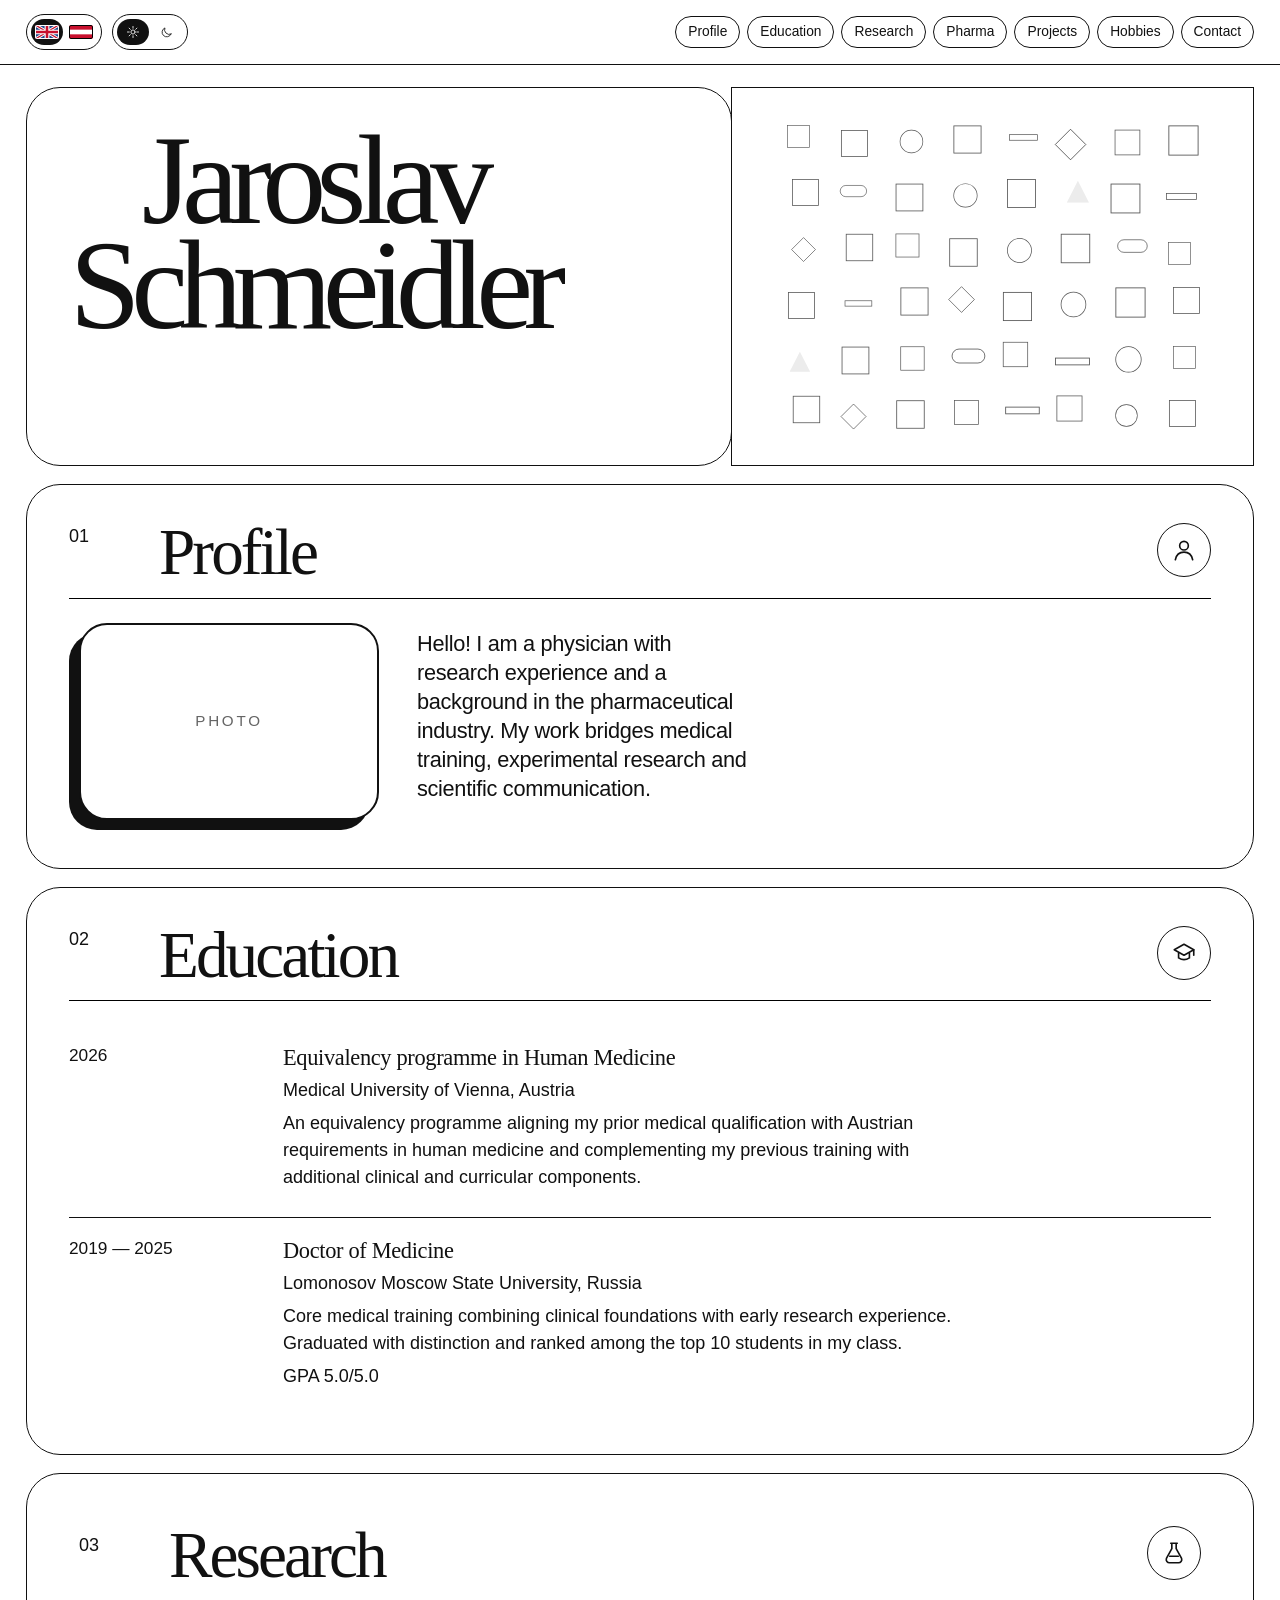
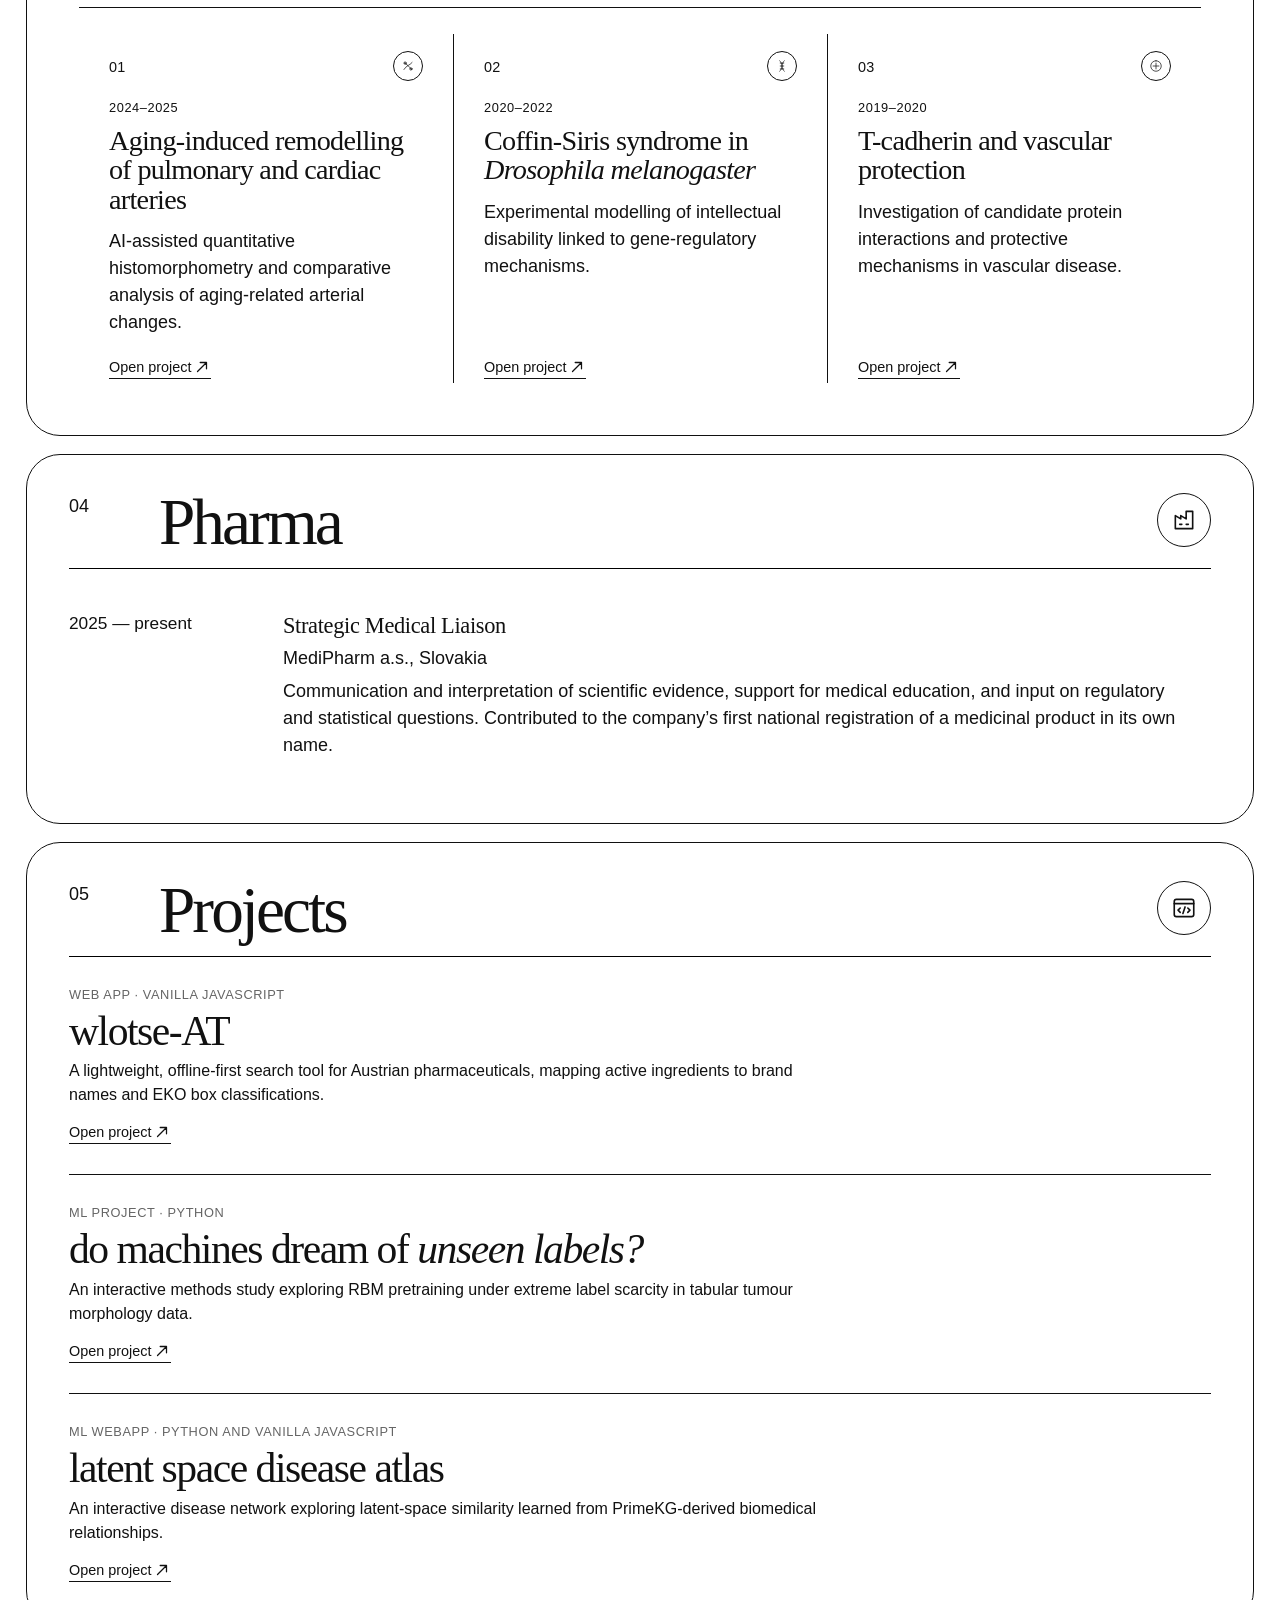
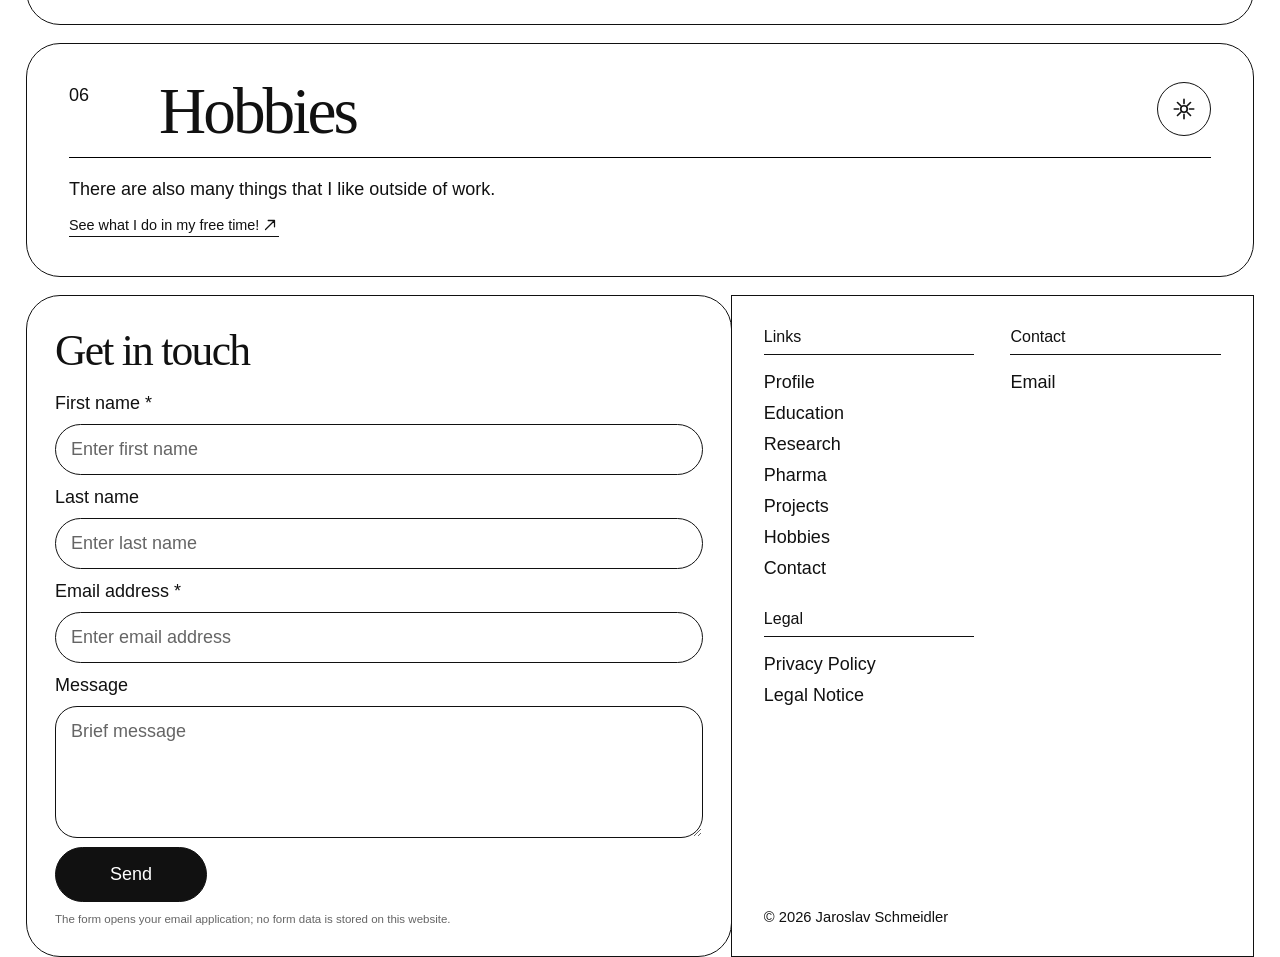
<file: index.html>
<!DOCTYPE html>
<html lang="en">
<head>
  <meta charset="UTF-8" />
  <meta name="viewport" content="width=device-width, initial-scale=1.0" />
  <meta name="description" content="Jaro Schmeidler | CV" />
  <title>Jaro Schmeidler | CV</title>

  <link
          rel="icon"
          href="data:image/svg+xml,%3Csvg xmlns='http://www.w3.org/2000/svg' viewBox='0 0 64 64'%3E%3Crect x='1' y='1' width='62' height='62' rx='16' fill='white' stroke='black' stroke-width='2'/%3E%3Ctext x='32' y='47' text-anchor='middle' font-family='Georgia,serif' font-size='48' fill='black'%3EJ%3C/text%3E%3C/svg%3E"
  />

  <script data-theme-init>
    try {
      const savedTheme = localStorage.getItem("site-theme");
      document.documentElement.dataset.theme = savedTheme || "light";
    } catch {
      document.documentElement.dataset.theme = "light";
    }
  </script>

  <link rel="stylesheet" href="style.css?v=44" />
</head>
<body>
<header class="site-header">
  <div class="header-left">
    <div class="language-switch lang-en" aria-label="Language selection">
      <a
              class="lang-link active"
              href="index.html"
              lang="en"
              hreflang="en"
              aria-label="English"
      >
          <span class="flag-frame" aria-hidden="true">
            <svg
                    class="flag-icon"
                    viewBox="0 0 30 18"
                    preserveAspectRatio="none"
                    xmlns="http://www.w3.org/2000/svg"
                    aria-hidden="true"
                    focusable="false"
            >
              <g>
                <rect width="30" height="18" fill="#21468B" />
                <path
                        d="M-1 -1L31 19M31 -1L-1 19"
                        stroke="#fff"
                        stroke-width="4"
                        stroke-linecap="butt"
                />
                <path
                        d="M-1 -1L31 19M31 -1L-1 19"
                        stroke="#C8102E"
                        stroke-width="1.5"
                        stroke-linecap="butt"
                />
                <path
                        d="M15 0v18M0 9h30"
                        stroke="#fff"
                        stroke-width="6"
                        stroke-linecap="butt"
                />
                <path
                        d="M15 0v18M0 9h30"
                        stroke="#C8102E"
                        stroke-width="3.2"
                        stroke-linecap="butt"
                />
              </g>
            </svg>
          </span>
      </a>

      <a
              class="lang-link"
              href="index-de.html"
              lang="de"
              hreflang="de"
              aria-label="Deutsch"
      >
          <span class="flag-frame" aria-hidden="true">
            <svg
                    class="flag-icon"
                    viewBox="0 0 30 18"
                    preserveAspectRatio="none"
                    xmlns="http://www.w3.org/2000/svg"
                    aria-hidden="true"
                    focusable="false"
            >
              <rect width="30" height="18" fill="#fff" />
              <rect width="30" height="6" y="0" fill="#C8102E" />
              <rect width="30" height="6" y="12" fill="#C8102E" />
            </svg>
          </span>
      </a>
    </div>

    <button
            class="theme-toggle"
            type="button"
            aria-label="Toggle colour scheme"
            aria-pressed="false"
            title="Light / dark mode"
    >
        <span class="theme-track" aria-hidden="true">
          <svg class="theme-sun" viewBox="0 0 24 24">
            <circle cx="12" cy="12" r="3.5" />
            <path d="M12 2.5v3M12 18.5v3M2.5 12h3M18.5 12h3M5.3 5.3l2.1 2.1M16.6 16.6l2.1 2.1M18.7 5.3l-2.1 2.1M7.4 16.6l-2.1 2.1" />
          </svg>

          <svg class="theme-moon" viewBox="0 0 24 24">
            <path d="M19 15.5A8 8 0 0 1 8.5 5a8 8 0 1 0 10.5 10.5z" />
          </svg>

          <span class="theme-knob"></span>
        </span>
    </button>
  </div>

  <button class="menu-toggle" aria-expanded="false" aria-controls="main-nav">
    <span></span>
    <span></span>
    <b class="sr-only">Open menu</b>
  </button>

  <nav id="main-nav" class="nav">
    <a href="#profile">Profile</a>
    <a href="#education">Education</a>
    <a href="#research">Research</a>
    <a href="#experience">Pharma</a>
    <a href="#projects">Projects</a>
    <a href="#hobbies">Hobbies</a>
    <a href="#contact">Contact</a>
  </nav>
</header>

<main id="top">
  <section class="hero page-shell">
    <div class="hero-title-card">
      <h1>Jaroslav<br>Schmeidler</h1>
    </div>

    <div class="hero-symbol-card" aria-hidden="true">
      <div class="abstract-grid" aria-hidden="true"></div>
    </div>
  </section>

  <section class="content-card page-shell home-section" id="profile">
    <div class="card-heading">
      <span>01</span>
      <h2>Profile</h2>
      <span class="section-icon" aria-hidden="true">
          <svg viewBox="0 0 24 24">
            <circle cx="12" cy="8" r="4" />
            <path d="M4 21c1-5 4-7 8-7s7 2 8 7" />
          </svg>
        </span>
    </div>

    <div class="profile-grid profile-only-grid">
      <div class="profile-image-frame" aria-hidden="true">
        <div class="profile-image-inner">
          <div class="profile-image-placeholder">PHOTO</div>
        </div>
      </div>

      <div class="large-copy profile-copy">
        <p>
          Hello! I am a physician with research experience and a background in the pharmaceutical industry. My work bridges medical training, experimental research and scientific communication.
        </p>
      </div>
    </div>
  </section>

  <section class="content-card page-shell home-section" id="education">
    <div class="card-heading simple-heading">
      <span>02</span>
      <h2>Education</h2>
      <span class="section-icon" aria-hidden="true">
          <svg viewBox="0 0 24 24">
            <path d="M3 9l9-5 9 5-9 5z" />
            <path d="M7 12v4.5c3 2 7 2 10 0V12" />
            <path d="M21 9v5" />
          </svg>
        </span>
    </div>

    <div class="education-list">
      <article class="education-row">
        <div class="timeline-date">2026</div>
        <div>
          <h3>Equivalency programme in Human Medicine</h3>
          <p class="institution">Medical University of Vienna, Austria</p>
          <p>
            An equivalency programme aligning my prior medical qualification with Austrian requirements in human medicine and complementing my previous training with additional clinical and curricular components.
          </p>
        </div>
      </article>

      <article class="education-row">
        <div class="timeline-date">2019 — 2025</div>
        <div>
          <h3>Doctor of Medicine</h3>
          <p class="institution">Lomonosov Moscow State University, Russia</p>
          <p>
            Core medical training combining clinical foundations with early research experience. Graduated with distinction and ranked among the top 10 students in my class.
          </p>
          <p>GPA 5.0/5.0</p>
        </div>
      </article>
    </div>
  </section>

  <section class="page-shell home-section research-section" id="research">
    <div class="research-title-pill">
      <span class="section-number">03</span>
      <h2>Research</h2>
      <span class="section-icon research-heading-icon" aria-hidden="true">
          <svg viewBox="0 0 24 24">
            <path d="M9 3h6M10 3v5l-5 9a3 3 0 0 0 3 4h8a3 3 0 0 0 3-4l-5-9V3" />
            <path d="M8 15h8" />
          </svg>
        </span>
    </div>

    <div class="research-grid">
      <a class="research-card" href="research.html#vascular-aging">
          <span class="research-icon" aria-hidden="true">
            <svg viewBox="0 0 24 24">
              <path d="M5 18c4-7 10-7 14-12M6 7c4 2 8 6 12 11" />
              <circle cx="7" cy="7" r="2" />
              <circle cx="17" cy="17" r="2" />
            </svg>
          </span>
        <span class="number">01</span>
        <p class="meta">2024–2025</p>
        <h3>Aging-induced remodelling of pulmonary and cardiac arteries</h3>
        <p>AI-assisted quantitative histomorphometry and comparative analysis of aging-related arterial changes.</p>
        <span class="open">
            Open project
            <svg
              aria-hidden="true"
              focusable="false"
              viewBox="0 0 20 20"
              width="18"
              height="18"
              fill="none"
              stroke="currentColor"
              stroke-width="1.4"
              stroke-linecap="round"
              stroke-linejoin="round"
            >
              <path d="M5 15L15 5M8 5h7v7"></path>
            </svg>
          </span>
      </a>

      <a class="research-card" href="research.html#coffin-siris">
          <span class="research-icon" aria-hidden="true">
            <svg viewBox="0 0 24 24">
              <path d="M8 3c6 4 2 14 8 18M16 3C10 7 14 17 8 21" />
              <path d="M9 7h6M9 12h6M9 17h6" />
            </svg>
          </span>
        <span class="number">02</span>
        <p class="meta">2020–2022</p>
        <h3>Coffin-Siris syndrome in <em>Drosophila melanogaster</em></h3>
        <p>Experimental modelling of intellectual disability linked to gene-regulatory mechanisms.</p>
        <span class="open">
            Open project
              <svg
              aria-hidden="true"
              focusable="false"
              viewBox="0 0 20 20"
              width="18"
              height="18"
              fill="none"
              stroke="currentColor"
              stroke-width="1.4"
              stroke-linecap="round"
              stroke-linejoin="round"
            >
              <path d="M5 15L15 5M8 5h7v7"></path>
            </svg>
          </span>
      </a>

      <a class="research-card" href="research.html#t-cadherin">
          <span class="research-icon" aria-hidden="true">
            <svg viewBox="0 0 24 24">
              <path d="M12 3c5 0 9 4 9 9s-4 9-9 9-9-4-9-9 4-9 9-9z" />
              <path d="M7 12h10M12 7v10" />
            </svg>
          </span>
        <span class="number">03</span>
        <p class="meta">2019–2020</p>
        <h3>T-cadherin and vascular protection</h3>
        <p>Investigation of candidate protein interactions and protective mechanisms in vascular disease.</p>
        <span class="open">
            Open project
              <svg
              aria-hidden="true"
              focusable="false"
              viewBox="0 0 20 20"
              width="18"
              height="18"
              fill="none"
              stroke="currentColor"
              stroke-width="1.4"
              stroke-linecap="round"
              stroke-linejoin="round"
            >
              <path d="M5 15L15 5M8 5h7v7"></path>
            </svg>
          </span>
      </a>
    </div>
  </section>

  <section class="content-card page-shell home-section" id="experience">
    <div class="card-heading">
      <span>04</span>
      <h2>Pharma</h2>
      <span class="section-icon" aria-hidden="true">
          <svg viewBox="0 0 24 24">
            <path d="M4 20V8l5 3V8l5 3V4h6v16z" />
            <path d="M8 16h2M14 16h2" />
          </svg>
        </span>
    </div>

    <div class="timeline">
      <article class="timeline-item">
        <div class="timeline-date">2025 — present</div>
        <div>
          <h3>Strategic Medical Liaison</h3>
          <p class="institution">MediPharm a.s., Slovakia</p>
          <p>
            Communication and interpretation of scientific evidence, support for medical education, and input on regulatory and statistical questions. Contributed to the company’s first national registration of a medicinal product in its own name.
          </p>
        </div>
      </article>
    </div>
  </section>

  <section class="content-card page-shell projects-card home-section" id="projects">
    <div class="card-heading">
      <span>05</span>
      <h2>Projects</h2>
      <span class="section-icon" aria-hidden="true">
          <svg viewBox="0 0 24 24">
            <rect x="3" y="4" width="18" height="16" rx="2" />
            <path d="M3 8h18M8.5 12l-2 2 2 2M15.5 12l2 2-2 2M13 11l-2 6" />
          </svg>
        </span>
    </div>

    <a
            class="project-feature"
            href="https://schmeidler.at/wlotse-at.github.io/"
            target="_blank"
            rel="noopener noreferrer"
    >
        <span class="project-feature-copy">
          <span class="project-tech">Web app · Vanilla JavaScript</span>
          <strong>wlotse-AT</strong>
          <span class="project-description">
            A lightweight, offline-first search tool for Austrian pharmaceuticals, mapping active ingredients to brand names and EKO box classifications.
          </span>
          <span class="open">
            Open project
              <svg
              aria-hidden="true"
              focusable="false"
              viewBox="0 0 20 20"
              width="18"
              height="18"
              fill="none"
              stroke="currentColor"
              stroke-width="1.4"
              stroke-linecap="round"
              stroke-linejoin="round"
            >
              <path d="M5 15L15 5M8 5h7v7"></path>
            </svg>
          </span>
        </span>
    </a>

    <a class="project-feature" href="rbm-study/index.html">
        <span class="project-feature-copy">
          <span class="project-tech">ML PROJECT · PYTHON</span>
          <strong>do machines dream of <em>unseen labels?</em></strong>
          <span class="project-description">
            An interactive methods study exploring RBM pretraining under extreme label scarcity in tabular tumour morphology data.
          </span>
          <span class="open">
            Open project
              <svg
              aria-hidden="true"
              focusable="false"
              viewBox="0 0 20 20"
              width="18"
              height="18"
              fill="none"
              stroke="currentColor"
              stroke-width="1.4"
              stroke-linecap="round"
              stroke-linejoin="round"
            >
              <path d="M5 15L15 5M8 5h7v7"></path>
            </svg>
          </span>
        </span>
    </a>

        <a class="project-feature" href="lsda/index.html">
        <span class="project-feature-copy">
          <span class="project-tech">ML WEBAPP · PYTHON AND VANILLA JAVASCRIPT</span>
          <strong>latent space disease atlas</strong>
          <span class="project-description">
            An interactive disease network exploring latent-space similarity learned from PrimeKG-derived biomedical relationships.
          </span>
          <span class="open">
            Open project
              <svg
              aria-hidden="true"
              focusable="false"
              viewBox="0 0 20 20"
              width="18"
              height="18"
              fill="none"
              stroke="currentColor"
              stroke-width="1.4"
              stroke-linecap="round"
              stroke-linejoin="round"
            >
              <path d="M5 15L15 5M8 5h7v7"></path>
            </svg>
          </span>
        </span>
    </a>
  </section>

  <section class="content-card page-shell hobbies-card home-section" id="hobbies">
    <div class="card-heading">
      <span>06</span>
      <h2>Hobbies</h2>
      <span class="section-icon" aria-hidden="true">
          <svg viewBox="0 0 24 24">
            <path d="M12 3v4M12 17v4M3 12h4M17 12h4" />
            <path d="M6 6l3 3M15 15l3 3M18 6l-3 3M9 15l-3 3" />
            <circle cx="12" cy="12" r="3" />
          </svg>
        </span>
    </div>
    
    <p class="hobby-intro">There are also many things that I like outside of work.</p>
    <a class="open hobby-open" href="hobbies.html">
      <span>See what I do in my free time!</span>
      <svg
        aria-hidden="true"
        focusable="false"
        viewBox="0 0 20 20"
        width="18"
        height="18"
        fill="none"
        stroke="currentColor"
        stroke-width="1.4"
        stroke-linecap="round"
        stroke-linejoin="round"
      >
        <path d="M5 15L15 5M8 5h7v7"></path>
      </svg>
    </a>
  </section>

  <section class="contact-footer page-shell" id="contact">
    <div class="contact-panel">
      <h2>Get in touch</h2>

      <form id="contact-form">
        <label>
          First name *
          <input name="firstName" required placeholder="Enter first name">
        </label>

        <label>
          Last name
          <input name="lastName" placeholder="Enter last name">
        </label>

        <label>
          Email address *
          <input name="email" type="email" required placeholder="Enter email address">
        </label>

        <label>
          Message
          <textarea name="message" rows="4" placeholder="Brief message"></textarea>
        </label>

        <button type="submit">Send</button>
        <p class="form-note">
          The form opens your email application; no form data is stored on this website.
        </p>
      </form>
    </div>

    <footer class="footer-panel">
      <div class="footer-columns">
        <div>
          <h3>Links</h3>
          <a href="#profile">Profile</a>
          <a href="#education">Education</a>
          <a href="research.html">Research</a>
          <a href="#experience">Pharma</a>
          <a href="#projects">Projects</a>
          <a href="hobbies.html">Hobbies</a>
          <a href="#contact">Contact</a>
        </div>

        <div>
          <h3>Contact</h3>
          <a href="mailto:kontakt@schmeidler.at">Email</a>
        </div>

        <div>
          <h3>Legal</h3>
          <a href="privacy.html">Privacy Policy</a>
          <a href="legal-notice.html">Legal Notice</a>
        </div>
      </div>

      <p class="copyright">© <span id="year"></span> Jaroslav Schmeidler</p>
    </footer>
  </section>
</main>

<script src="script.js?v=42"></script>
</body>
</html>
</file>
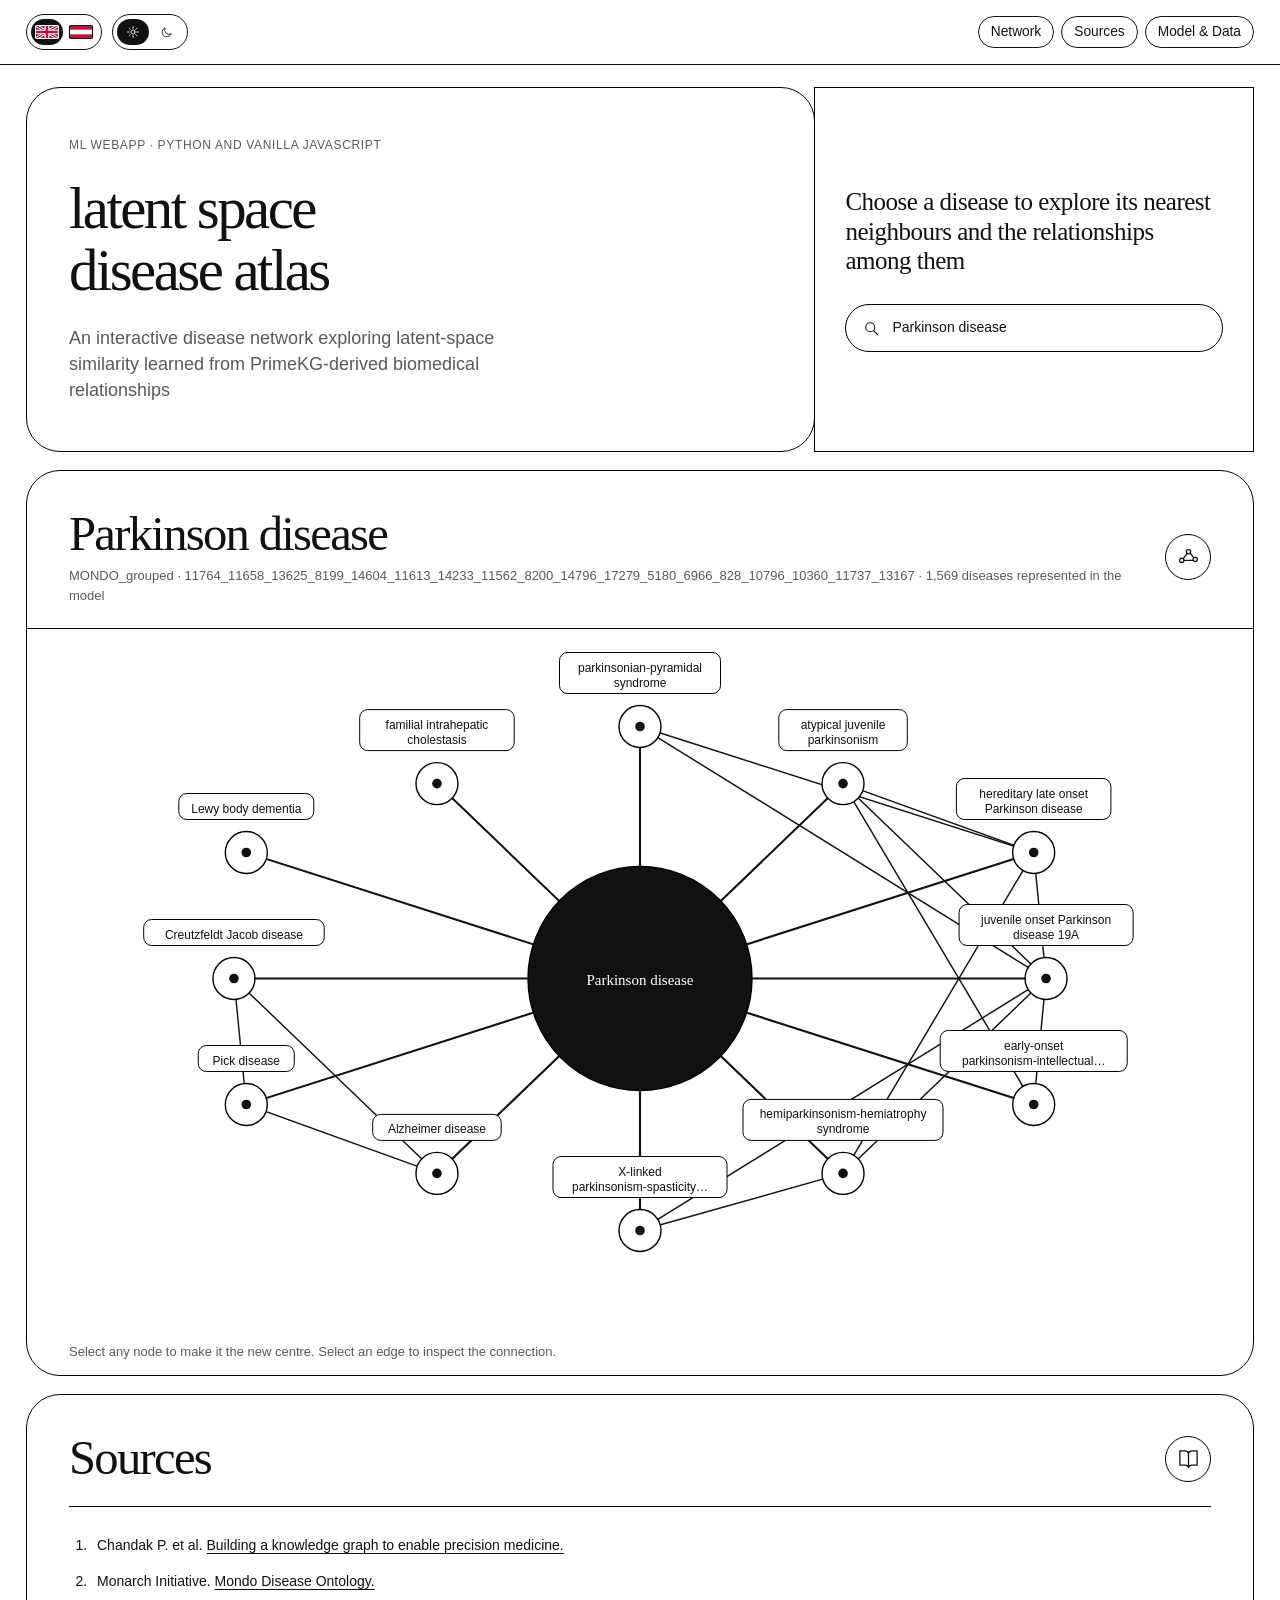
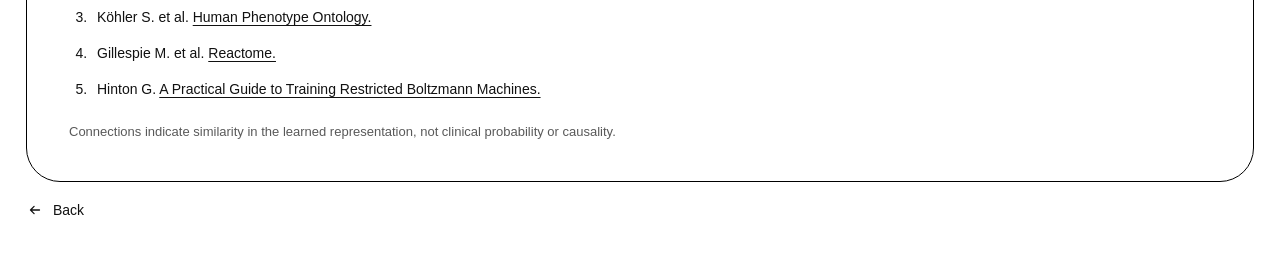
<file: lsda/index.html>
<!doctype html>
<html lang="en">
<head>
  <meta charset="utf-8">
  <meta name="viewport" content="width=device-width,initial-scale=1">
  <meta name="color-scheme" content="light dark">
  <meta name="theme-color" content="#ffffff">
  <meta name="description" content="Interactive network of related diseases in an RBM latent space.">
  <title>latent space disease atlas</title>
  <link rel="icon" type="image/svg+xml" href="data:image/svg+xml,%3Csvg xmlns='http://www.w3.org/2000/svg' viewBox='0 0 64 64'%3E%3Crect x='1' y='1' width='62' height='62' rx='16' fill='white' stroke='black' stroke-width='2'/%3E%3Ctext x='32' y='59.4' text-anchor='middle' font-family='Georgia,serif' font-size='48' fill='black'%3E*%3C/text%3E%3C/svg%3E">
  <script data-theme-init>
    try {
      document.documentElement.dataset.theme = localStorage.getItem('disease-network-theme') || 'light';
    } catch {
      document.documentElement.dataset.theme = 'light';
    }
  </script>
  <link rel="stylesheet" href="style.css?v=49">
  <script src="app.js?v=47" defer></script>
</head>
<body>
  <header class="site-header">
    <div class="header-left">
      <div class="language-switch lang-en" aria-label="Language selection">
        <a class="lang-link active" href="index.html" lang="en" hreflang="en" aria-label="English" aria-current="page">
          <span class="flag-frame" aria-hidden="true">
            <svg class="flag-icon" viewBox="0 0 30 18" preserveAspectRatio="none" xmlns="http://www.w3.org/2000/svg" aria-hidden="true" focusable="false">
              <g>
                <rect width="30" height="18" fill="#21468B" />
                <path d="M-1 -1L31 19M31 -1L-1 19" stroke="#fff" stroke-width="4" stroke-linecap="butt" />
                <path d="M-1 -1L31 19M31 -1L-1 19" stroke="#C8102E" stroke-width="1.5" stroke-linecap="butt" />
                <path d="M15 0v18M0 9h30" stroke="#fff" stroke-width="6" stroke-linecap="butt" />
                <path d="M15 0v18M0 9h30" stroke="#C8102E" stroke-width="3.2" stroke-linecap="butt" />
              </g>
            </svg>
          </span>
        </a>
        <a class="lang-link" href="index-de.html" lang="de" hreflang="de" aria-label="Deutsch">
          <span class="flag-frame" aria-hidden="true">
            <svg class="flag-icon" viewBox="0 0 30 18" preserveAspectRatio="none" xmlns="http://www.w3.org/2000/svg" aria-hidden="true" focusable="false">
              <rect width="30" height="18" fill="#fff" />
              <rect width="30" height="6" y="0" fill="#C8102E" />
              <rect width="30" height="6" y="12" fill="#C8102E" />
            </svg>
          </span>
        </a>
      </div>

      <button class="theme-toggle" id="themeToggle" type="button" aria-label="Toggle colour scheme" aria-pressed="false" title="Light / dark mode">
        <span class="theme-track" aria-hidden="true">
          <svg class="theme-sun" viewBox="0 0 24 24">
            <circle cx="12" cy="12" r="3.5"></circle>
            <path d="M12 2.5v3M12 18.5v3M2.5 12h3M18.5 12h3M5.3 5.3l2.1 2.1M16.6 16.6l2.1 2.1M18.7 5.3l-2.1 2.1M7.4 16.6l-2.1 2.1"></path>
          </svg>
          <svg class="theme-moon" viewBox="0 0 24 24">
            <path d="M19 15.5A8 8 0 0 1 8.5 5a8 8 0 1 0 10.5 10.5z"></path>
          </svg>
          <span class="theme-knob"></span>
        </span>
      </button>
    </div>

    <button class="menu-toggle" id="menuToggle" type="button" aria-expanded="false" aria-controls="main-nav" aria-label="Open menu">
      <span></span>
      <span></span>
      <b class="sr-only">Open menu</b>
    </button>

    <nav id="main-nav" class="nav" aria-label="Sections">
      <a href="#network">Network</a>
      <a href="#sources">Sources</a>
      <button class="nav-control" id="methodButton" type="button">Model &amp; Data</button>
    </nav>
  </header>

  <main class="page-shell">
    <section class="hero" aria-labelledby="pageTitle">
      <div class="hero-title-card">
        <p class="hero-project-kicker">ML WEBAPP · PYTHON AND VANILLA JAVASCRIPT</p>
        <h1 id="pageTitle"><span>latent space</span><br><span>disease atlas</span></h1>
        <p class="hero-project-subtitle">An interactive disease network exploring latent-space similarity learned from PrimeKG-derived biomedical relationships</p>
      </div>

      <div class="hero-search-card">
        <div class="hero-copy-wrap">
          <p class="hero-copy">Choose a disease to explore its nearest neighbours and the relationships among them</p>
        </div>

        <div class="search-area">
          <div class="search-box">
            <svg viewBox="0 0 24 24" aria-hidden="true">
              <circle cx="11" cy="11" r="6"></circle>
              <line x1="16" y1="16" x2="21" y2="21"></line>
            </svg>
            <input id="search" type="search" placeholder="Name or MONDO ID…" autocomplete="off" aria-controls="searchResults">
          </div>
          <div id="searchResults" class="search-results" aria-label="Search results"></div>
        </div>
      </div>
    </section>

    <section class="network-card" id="network" aria-labelledby="diseaseName">
      <div class="network-heading">
        <div class="network-title-wrap">
          <h2 id="diseaseName">Loading model…</h2>
          <p id="diseaseMeta" class="disease-meta"></p>
        </div>
        <span class="network-icon" aria-hidden="true">
          <svg viewBox="0 0 24 24">
            <circle cx="5" cy="15" r="2.2"></circle>
            <circle cx="12" cy="6" r="2.2"></circle>
            <circle cx="19" cy="14" r="2.2"></circle>
            <path d="M6.5 13.2 10.6 7.8M13.9 7.4l3.4 4.8M7.2 15h9.6"></path>
          </svg>
        </span>
      </div>

      <div id="graph" class="graph" aria-busy="true">
        <div class="graph-empty">Loading network…</div>
      </div>

      <div class="graph-note">
        <span>Select any node to make it the new centre. Select an edge to inspect the connection.</span>
      </div>
    </section>

    <section class="sources-card" id="sources" aria-labelledby="sourcesTitle">
      <div class="sources-heading">
        <h2 id="sourcesTitle">Sources</h2>
        <span class="sources-icon" aria-hidden="true">
          <svg viewBox="0 0 24 24">
            <path d="M12 5v16M3 4h5a4 4 0 0 1 4 3 4 4 0 0 1 4-3h5v15h-5a4 4 0 0 0-4 2 4 4 0 0 0-4-2H3z"></path>
          </svg>
        </span>
      </div>
      <div class="sources-body">
        <div class="sources">
          <ol>
            <li>Chandak P. et al. <a href="https://doi.org/10.1038/s41597-023-01960-3" target="_blank" rel="noopener">Building a knowledge graph to enable precision medicine.</a></li>
            <li>Monarch Initiative. <a href="https://mondo.monarchinitiative.org/" target="_blank" rel="noopener">Mondo Disease Ontology.</a></li>
            <li>Köhler S. et al. <a href="https://hpo.jax.org/" target="_blank" rel="noopener">Human Phenotype Ontology.</a></li>
            <li>Gillespie M. et al. <a href="https://reactome.org/" target="_blank" rel="noopener">Reactome.</a></li>
            <li>Hinton G. <a href="https://www.cs.toronto.edu/~hinton/absps/guideTR.pdf" target="_blank" rel="noopener">A Practical Guide to Training Restricted Boltzmann Machines.</a></li>
          </ol>
        </div>
        <p class="sources-note">Connections indicate similarity in the learned representation, not clinical probability or causality.</p>
      </div>
    </section>
    <div class="back-row">
           <a id="closeDialog" class="dialog-back" href="https://schmeidler.at/index.html#projects" aria-label="Back to projects">
        <svg
          aria-hidden="true"
          class="arrow-icon arrow-left"
          focusable="false"
          viewBox="0 0 20 20"
          width="18"
          height="18"
          fill="none"
          stroke="currentColor"
          stroke-width="1.4"
          stroke-linecap="round"
          stroke-linejoin="round"
        >
          <path d="M15 10H5M9 6l-4 4 4 4"></path>
        </svg>
        Back
      </a>
</div>
  </main>

  <dialog id="methodDialog">
    <div class="dialog-heading">
      <div><h2>Model &amp; Data</h2></div>
       <a id="closeDialog" class="dialog-back" href="#network" aria-label="Back to network">
        Back
          <svg
            aria-hidden="true"
            class="arrow-icon arrow-up-right"
            focusable="false"
            viewBox="0 0 20 20"
            width="18"
            height="18"
            fill="none"
            stroke="currentColor"
            stroke-width="1.4"
            stroke-linecap="round"
            stroke-linejoin="round"
          >
            <path d="M5 15L15 5M8 5h7v7"></path>
          </svg>
       </a>
    </div>
    <div id="methodContent"></div>
  </dialog>
  <div id="status" class="sr-only" role="status" aria-live="polite"></div>
</body>
</html>
</file>
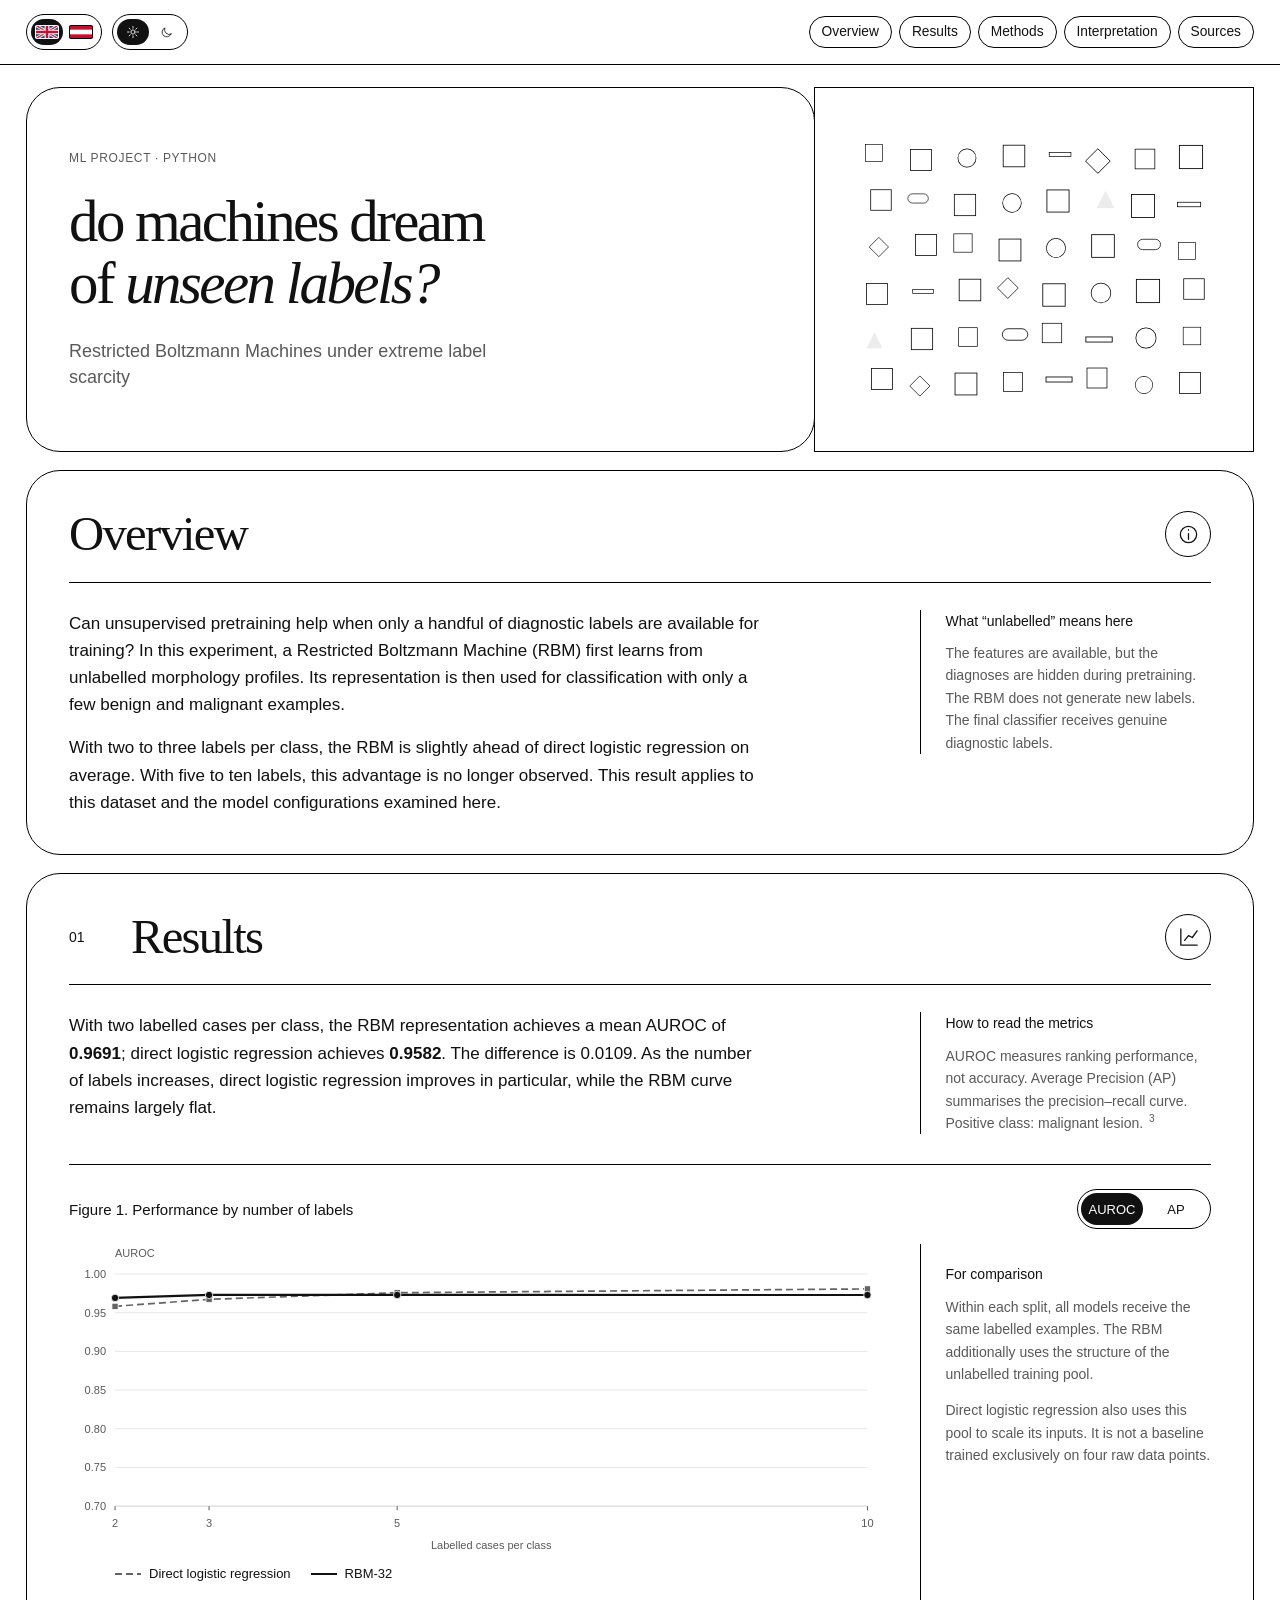
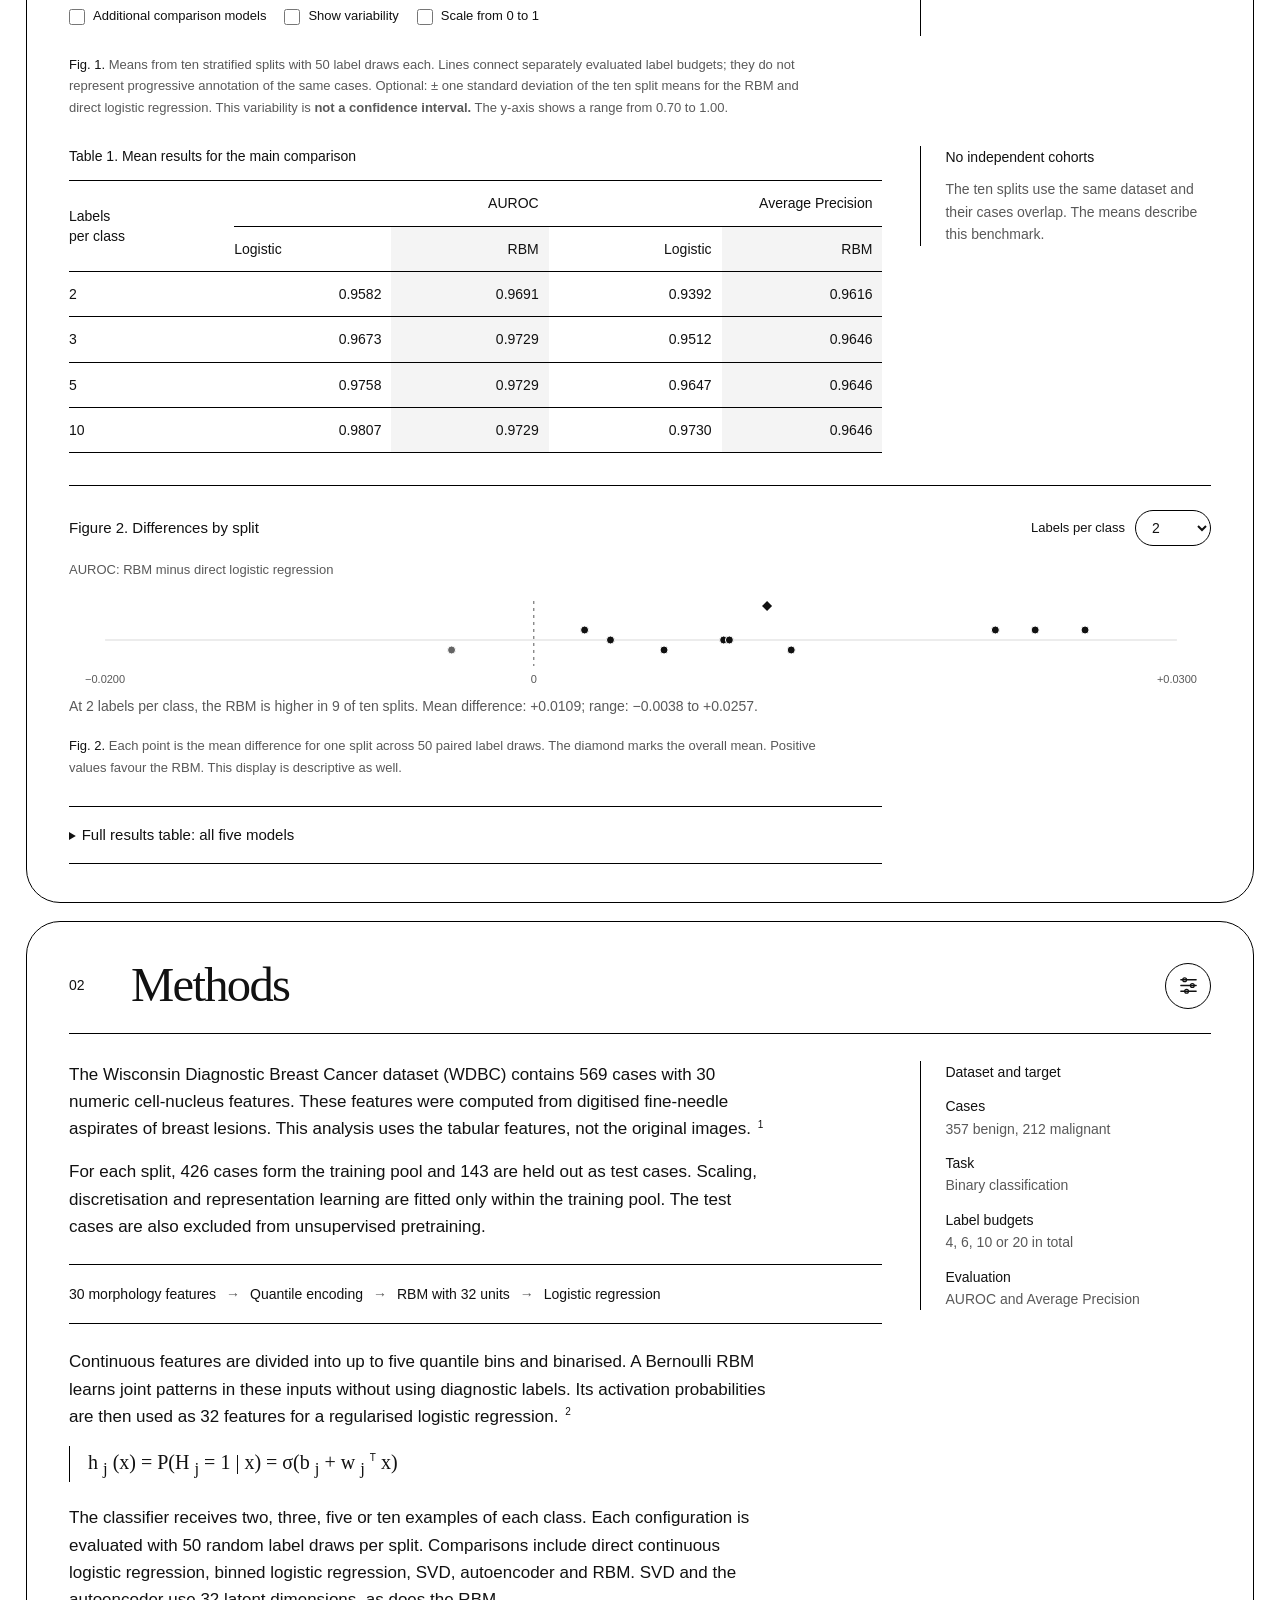
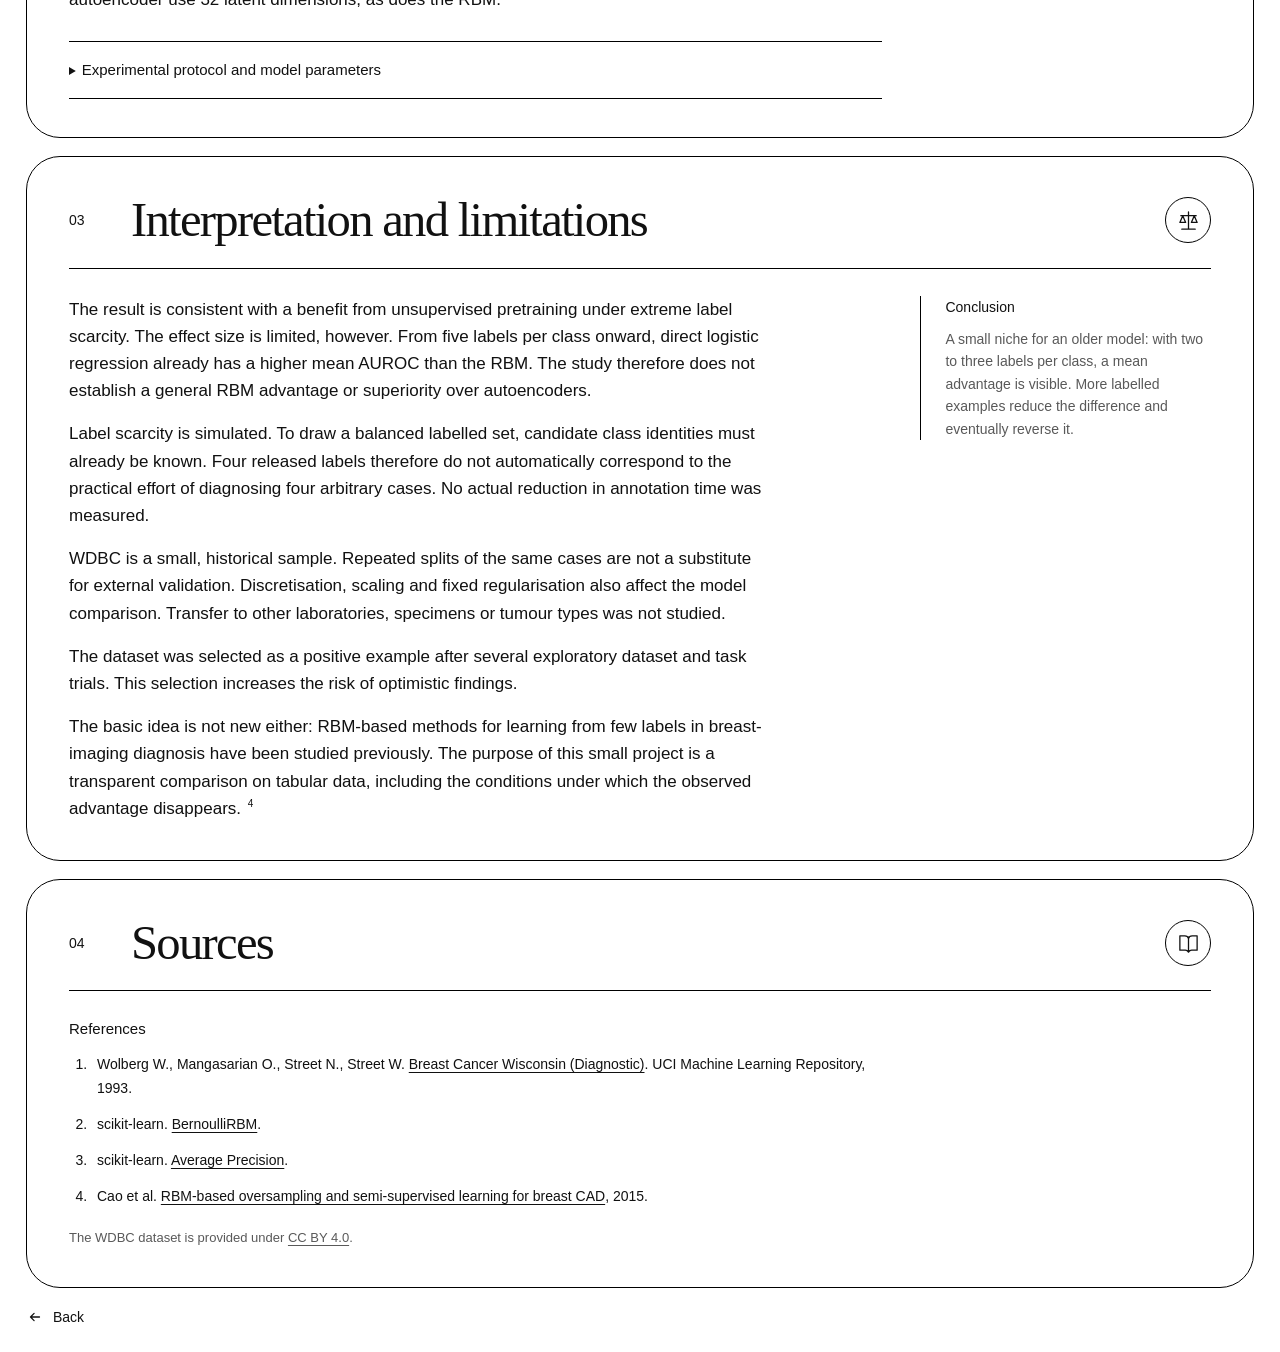
<file: rbm-study/index.html>
<!DOCTYPE html>
<html lang="en">
<head>
    <meta charset="utf-8"/>
    <meta content="width=device-width, initial-scale=1" name="viewport"/>
    <meta content="light dark" name="color-scheme"/>
    <meta content="#ffffff" name="theme-color"/>
    <meta content="An exploratory case study of RBM pretraining under extreme label scarcity in tabular tumour morphology data. Methods, results and limitations." name="description"/>
    <meta content="do machines dream of unseen labels?" property="og:title"/>
    <meta content="Restricted Boltzmann Machines under extreme label scarcity. A case study using tabular tumour morphology data." property="og:description"/>
    <meta content="article" property="og:type"/>
    <title>
        do machines dream of unseen labels?
    </title>
    <link href="data:image/svg+xml,%3Csvg xmlns='http://www.w3.org/2000/svg' viewBox='0 0 64 64'%3E%3Crect x='1' y='1' width='62' height='62' rx='16' fill='white' stroke='black' stroke-width='2'/%3E%3Ctext x='32' y='47' text-anchor='middle' font-family='Georgia,serif' font-size='48' fill='black'%3E%3F%3C/text%3E%3C/svg%3E" rel="icon"/>
    <script>
        document.documentElement.classList.add('js');

        try {
            const savedTheme = localStorage.getItem('site-theme');
            document.documentElement.dataset.theme = savedTheme === 'dark' ? 'dark' : 'light';
        } catch {
            document.documentElement.dataset.theme = 'light';
        }
    </script>
    <style>
        :root {
            color-scheme: light;
            --bg: #ffffff;
            --fg: #111111;
            --line: #000000;
            --muted: #595959;
            --soft: #f4f4f4;
            --grid: #dadada;
            --chart-rbm: #111111;
            --chart-raw: #646464;
            --chart-binned: #49746e;
            --chart-svd: #7c6787;
            --chart-ae: #8a743d;
            --font-sans: "Helvetica Neue", Helvetica, Arial, "Segoe UI", sans-serif;
            --font-serif: "Iowan Old Style", "Palatino Linotype", "Book Antiqua", Palatino, Georgia, "Times New Roman", serif;
            --font-mono: ui-monospace, "SFMono-Regular", Consolas, monospace;
            --max: 1500px;
            --gutter: 26px;
            --radius: 34px;
            --space: 18px;
            --card-pad: 38px 42px;
            --header-height: 73px;
            --switch-width: 76px;
            --switch-height: 36px;
            --switch-padding: 4px;
            --switch-cell-width: 32px;
            --switch-cell-height: 26px;
            --switch-gap: 2px;
            --switch-travel: 34px;
        }

        html[data-theme="dark"] {
            color-scheme: dark;
            --bg: #111111;
            --fg: #ffffff;
            --line: #ffffff;
            --muted: #bcbcbc;
            --soft: #1e1e1e;
            --grid: #454545;
            --chart-rbm: #ffffff;
            --chart-raw: #b5b5b5;
            --chart-binned: #94c9bf;
            --chart-svd: #c8b2db;
            --chart-ae: #dac383;
        }

        *, *::before, *::after {
            box-sizing: border-box;
        }

        html {
            scroll-padding-top: calc(var(--header-height) + 18px);
        }

        body {
            margin: 0;
            background: var(--bg);
            color: var(--fg);
            font: 17px/1.6 var(--font-sans);
            -webkit-font-smoothing: antialiased;
        }

        h1, h2, h3, p, figure, blockquote, dl {
            margin: 0;
        }

        a {
            color: inherit;
            text-decoration-thickness: 1px;
            text-underline-offset: .22em;
        }

        a:hover {
            text-decoration-thickness: 2px;
        }

        button, select, input {
            font: inherit;
            color: inherit;
        }

        button {
            cursor: pointer;
        }

        button, a, input, select, summary {
            -webkit-tap-highlight-color: transparent;
        }

        :focus-visible {
            outline: 2px solid var(--fg);
            outline-offset: 4px;
        }

        ::selection {
            background: var(--fg);
            color: var(--bg);
        }

        button:disabled {
            cursor: default;
        }

        .shell {
            width: min(var(--max), calc(100% - 2 * var(--gutter)));
            margin-inline: auto;
        }

        .sr-only {
            position: absolute;
            width: 1px;
            height: 1px;
            padding: 0;
            margin: -1px;
            overflow: hidden;
            clip: rect(0,0,0,0);
            white-space: nowrap;
            border: 0;
        }

        .skip {
            position: fixed;
            z-index: 100;
            left: var(--gutter);
            top: -90px;
            padding: 10px 16px;
            background: var(--fg);
            color: var(--bg);
            border-radius: 6px;
        }

        .skip:focus {
            top: 8px;
        }

        .site-header {
            position: sticky;
            top: 0;
            z-index: 30;
            display: flex;
            align-items: center;
            justify-content: space-between;
            gap: 24px;
            min-height: var(--header-height);
            padding: 17px max(var(--gutter), calc((100% - var(--max)) / 2));
            border-bottom: 1px solid var(--line);
            background: var(--bg);
            color: var(--fg);
        }

        .header-left {
            display: flex;
            align-items: center;
            gap: 12px;
            flex: 0 0 auto;
        }

        .header-home {
            display: grid;
            place-items: center;
            width: 36px;
            height: 36px;
            border: 1px solid var(--line);
            border-radius: 50%;
            text-decoration: none;
        }

        .header-home svg {
            width: 17px;
            height: 17px;
            fill: none;
            stroke: currentColor;
            stroke-width: 1.4;
            stroke-linecap: round;
            stroke-linejoin: round;
        }

        .header-home:hover {
            background: var(--fg);
            color: var(--bg);
        }

        .site-nav {
            display: flex;
            flex-wrap: wrap;
            align-items: center;
            justify-content: flex-end;
            gap: 8px;
            margin-left: auto;
        }

        .site-nav a {
            display: block;
            padding: 7px 15px;
            border: 1px solid var(--line);
            border-radius: 999px;
            font-size: 14px;
            font-weight: 400;
            line-height: 1.3;
            text-decoration: none;
        }

        .site-nav a:hover {
            background: var(--fg);
            color: var(--bg);
        }

        .menu-toggle {
            display: none;
        }

        .theme-toggle, .theme-track {
            width: var(--switch-width);
            height: var(--switch-height);
            flex: 0 0 var(--switch-width);
        }

        .theme-toggle {
            appearance: none;
            display: block;
            margin: 0;
            padding: 0;
            border: 0;
            border-radius: 999px;
            background: transparent;
            line-height: 0;
        }

        .theme-track {
            position: relative;
            display: grid;
            grid-template-columns: repeat(2, var(--switch-cell-width));
            grid-template-rows: var(--switch-cell-height);
            align-items: center;
            gap: var(--switch-gap);
            padding: var(--switch-padding);
            border: 1px solid var(--line);
            border-radius: 999px;
            background: var(--bg);
            color: var(--fg);
            isolation: isolate;
        }

        .theme-knob {
            position: absolute;
            z-index: 0;
            top: var(--switch-padding);
            left: var(--switch-padding);
            width: var(--switch-cell-width);
            height: var(--switch-cell-height);
            border-radius: 999px;
            background: var(--fg);
            transform: translateX(0);
            transition: transform 200ms ease;
            pointer-events: none;
        }

        html[data-theme="dark"] .theme-knob {
            transform: translateX(var(--switch-travel));
        }

        .theme-track svg {
            position: relative;
            z-index: 1;
            display: block;
            justify-self: center;
            width: 14px;
            height: 14px;
            fill: none;
            stroke: currentColor;
            stroke-width: 1.45;
            stroke-linecap: round;
            stroke-linejoin: round;
        }

        .theme-track .theme-sun {
            color: var(--bg);
        }

        .theme-track .theme-moon {
            color: var(--fg);
        }

        html[data-theme="dark"] .theme-track .theme-sun {
            color: var(--fg);
        }

        html[data-theme="dark"] .theme-track .theme-moon {
            color: var(--bg);
        }

        .study-hero {
            display: grid;
            grid-template-columns: minmax(0, 1.8fr) minmax(280px, 1fr);
            gap: 0;
            margin-block: 22px var(--space);
            align-items: stretch;
        }

        .hero-title-card, .hero-note {
            background: var(--bg);
            border: 1px solid var(--line);
        }

        .hero-title-card {
            position: relative;
            z-index: 2;
            border-radius: var(--radius);
            padding: 38px 42px;
            display: flex;
            flex-direction: column;
            justify-content: center;
            min-height: 365px;
        }

        .hero-note {
            position: relative;
            z-index: 1;
            margin-left: -1px;
            padding: 30px;
            display: flex;
            flex-direction: column;
            justify-content: center;
            font-size: 16px;
            line-height: 1.6;
        }

        .eyebrow {
            color: var(--muted);
            font: 500 12px/1.55 var(--font-sans);
            letter-spacing: .055em;
            text-transform: uppercase;
        }

        .hero-title-card .eyebrow {
            margin-bottom: 24px;
            max-width: 55ch;
        }

        h1 {
            font-family: var(--font-serif);
            font-size: clamp(40px, 4.6vw, 74px);
            font-weight: 400;
            line-height: 1.04;
            letter-spacing: -.043em;
            overflow-wrap: break-word;
        }

        h1 em {
            font-weight: 400;
        }

        .subtitle {
            max-width: 48ch;
            margin-top: 24px;
            font-size: 18px;
            line-height: 1.45;
            color: var(--muted);
        }

        .note-topline {
            display: flex;
            align-items: center;
            justify-content: space-between;
            gap: 16px;
            margin-bottom: 28px;
        }

        .hero-note .note-label {
            display: block;
            font: 400 25px/1.18 var(--font-serif);
            letter-spacing: -.02em;
            margin-bottom: 15px;
        }

        .hero-note p + p {
            border-top: 1px solid var(--line);
            padding-top: 15px;
            margin-top: 20px;
            font-size: 14px;
            color: var(--muted);
        }

        .content-card {
            padding: var(--card-pad);
            border: 1px solid var(--line);
            border-radius: var(--radius);
            background: var(--bg);
            margin-bottom: var(--space);
            min-width: 0;
            scroll-margin-top: 18px;
        }

        .card-heading {
            display: grid;
            grid-template-columns: 44px minmax(0,1fr) 46px;
            align-items: center;
            gap: 18px;
            padding-bottom: 22px;
            margin-bottom: 27px;
            border-bottom: 1px solid var(--line);
        }

        .card-heading h2 {
            font-family: var(--font-serif);
            font-size: clamp(32px, 3.8vw, 59px);
            font-weight: 400;
            line-height: 1.04;
            letter-spacing: -.035em;
            min-width: 0;
        }

        .section-number {
            font: 400 14px/1.2 var(--font-sans);
            font-variant-numeric: tabular-nums;
        }

        .section-icon {
            width: 46px;
            height: 46px;
            border: 1px solid var(--line);
            border-radius: 50%;
            display: grid;
            place-items: center;
            justify-self: end;
        }

        .section-icon svg {
            width: 23px;
            height: 23px;
            fill: none;
            stroke: currentColor;
            stroke-width: 1.35;
            stroke-linecap: round;
            stroke-linejoin: round;
        }

        .heading-without-number {
            grid-template-columns: minmax(0,1fr) 46px;
        }

        .article-grid, .chart-layout {
            display: grid;
            grid-template-columns: minmax(0, 2.8fr) minmax(210px, 1fr);
            gap: 38px;
        }

        .body-copy {
            min-width: 0;
            grid-column: 1;
        }

        .prose p {
            max-width: 74ch;
        }

        .prose p + p {
            margin-top: 16px;
        }

        .abstract .prose {
            display: grid;
            grid-template-columns: repeat(2,minmax(0,1fr));
            gap: 32px;
        }

        .abstract .prose p + p {
            margin: 0;
        }

        .sidenote {
            grid-column: 2;
            align-self: start;
            min-width: 0;
            border-left: 1px solid var(--line);
            padding-left: 24px;
            font-size: 14px;
            line-height: 1.6;
            color: var(--muted);
        }

        .sidenote .note-label {
            display: block;
            color: var(--fg);
            font-weight: 500;
            margin-bottom: 10px;
        }

        .sidenote p + p {
            margin-top: 14px;
        }

        .sidenote dt {
            margin-top: 12px;
            color: var(--fg);
        }

        .sidenote dd {
            margin: 0;
        }

        strong {
            font-weight: 600;
        }

        sup {
            font: 10px/0 var(--font-sans);
            vertical-align: super;
        }

        sup a {
            text-decoration: none;
            padding: 0 2px;
        }

        .section h3 {
            font: 400 24px/1.2 var(--font-serif);
            margin: 24px 0 12px;
        }

        .chart-figure {
            margin-top: 30px;
            padding-top: 24px;
            border-top: 1px solid var(--line);
        }

        .figure-head, .delta-head {
            display: flex;
            justify-content: space-between;
            align-items: center;
            gap: 20px;
            flex-wrap: wrap;
        }

        .figure-title {
            font: 500 15px/1.45 var(--font-sans);
        }

        .metric-switch {
            --metric-cell: 62px;
            --metric-height: 32px;
            --metric-gap: 2px;
            --metric-padding: 3px;
            position: relative;
            display: grid;
            grid-template-columns: repeat(2, var(--metric-cell));
            gap: var(--metric-gap);
            padding: var(--metric-padding);
            border: 1px solid var(--line);
            border-radius: 999px;
            background: var(--bg);
            overflow: hidden;
            isolation: isolate;
            flex: 0 0 auto;
        }

        .metric-switch::before {
            content: "";
            position: absolute;
            z-index: 0;
            top: var(--metric-padding);
            left: var(--metric-padding);
            width: var(--metric-cell);
            height: var(--metric-height);
            border-radius: 999px;
            background: var(--fg);
            transform: translateX(0);
            transition: transform 200ms ease;
            pointer-events: none;
        }

        .metric-switch.is-ap::before {
            transform: translateX(calc(var(--metric-cell) + var(--metric-gap)));
        }

        .metric-switch button {
            position: relative;
            z-index: 1;
            width: var(--metric-cell);
            height: var(--metric-height);
            min-height: 0;
            padding: 0;
            border: 0;
            border-radius: 999px;
            background: transparent !important;
            color: var(--fg);
            font: 400 13px/1 var(--font-sans);
            transition: color 200ms ease;
        }

        .metric-switch button[aria-pressed="true"] {
            background: transparent !important;
            color: var(--bg);
        }

        .metric-switch button:hover, .metric-switch button:active {
            background: transparent !important;
        }

        .chart-layout {
            margin-top: 15px;
        }

        .plot-wrap {
            min-width: 0;
        }

        #learning-chart, #split-chart {
            display: block;
            width: 100%;
            height: auto;
            overflow: hidden;
        }

        .chart-note {
            padding: 19px 0 0 24px;
            border-left: 1px solid var(--line);
            font-size: 14px;
            line-height: 1.6;
            color: var(--muted);
        }

        .chart-note .label {
            font-weight: 500;
            display: block;
            color: var(--fg);
            margin-bottom: 10px;
        }

        .chart-note p + p {
            margin-top: 14px;
        }

        .legend {
            display: flex;
            flex-wrap: wrap;
            gap: 9px 20px;
            margin: 10px 0 0 46px;
            font-size: 13px;
            line-height: 1.4;
        }

        .legend-item {
            display: inline-flex;
            gap: 8px;
            align-items: center;
        }

        .legend-line {
            width: 26px;
            height: 8px;
            flex: 0 0 26px;
            overflow: visible;
        }

        .figure-controls {
            display: flex;
            flex-wrap: wrap;
            gap: 6px 18px;
            margin-top: 15px;
            font-size: 13px;
        }

        .figure-controls label {
            display: inline-flex;
            gap: 8px;
            align-items: center;
            min-height: 38px;
            cursor: pointer;
        }

        input[type="checkbox"] {
            width: 16px;
            height: 16px;
            margin: 0;
            accent-color: var(--fg);
            flex: 0 0 auto;
        }

        figcaption, .table-note {
            margin-top: 18px;
            font-size: 13px;
            color: var(--muted);
            line-height: 1.65;
            max-width: 105ch;
        }

        .fig-no {
            color: var(--fg);
            font-weight: 500;
        }

        .results-table {
            margin-top: 28px;
        }

        .table-scroll {
            min-width: 0;
            max-width: 100%;
            overflow-x: auto;
            scrollbar-color: var(--muted) var(--bg);
        }

        table {
            width: 100%;
            border-collapse: collapse;
            font: 14px/1.45 var(--font-sans);
            font-variant-numeric: tabular-nums;
        }

        caption {
            text-align: left;
            padding-bottom: 14px;
            font-weight: 500;
        }

        th, td {
            padding: 12px 10px;
            border-bottom: 1px solid var(--line);
            white-space: nowrap;
            text-align: right;
        }

        th:first-child, td:first-child {
            padding-left: 0;
            text-align: left;
        }

        th:last-child, td:last-child {
            padding-right: 10px;
        }

        thead th {
            font-weight: 500;
        }

        tbody th {
            font-weight: 400;
        }

        thead tr:first-child th {
            border-top: 1px solid var(--line);
        }

        .rbm-col {
            color: var(--fg);
            background: var(--soft);
        }

        #all-results tbody th {
            text-align: left;
            white-space: normal;
        }

        .delta-figure {
            margin-top: 32px;
            grid-column: 1 / -1;
            padding-top: 24px;
            border-top: 1px solid var(--line);
        }

        .delta-select {
            display: flex;
            align-items: center;
            gap: 10px;
            font-size: 13px;
        }

        select {
            font: 14px/1.4 var(--font-sans);
            border: 1px solid var(--line);
            border-radius: 999px;
            padding: 7px 26px 7px 12px;
            min-height: 36px;
            background-color: var(--bg);
        }

        #split-copy {
            font-size: 14px;
            color: var(--muted);
        }

        .minor-label {
            margin: 14px 0 6px;
            color: var(--muted);
            font-size: 13px;
        }

        .method-sequence {
            display: flex;
            flex-wrap: wrap;
            align-items: center;
            gap: 10px;
            border-top: 1px solid var(--line);
            border-bottom: 1px solid var(--line);
            padding: 18px 0;
            margin: 24px 0;
            font-size: 14px;
        }

        .method-sequence i {
            font-style: normal;
            color: var(--muted);
        }

        .formula {
            font: 20px/1.65 var(--font-serif);
            padding-left: 18px;
            border-left: 1px solid var(--line);
            margin-block: 22px;
            overflow-wrap: anywhere;
        }

        .details-group {
            margin-top: 28px;
            border-top: 1px solid var(--line);
        }

        details {
            border-bottom: 1px solid var(--line);
        }

        summary {
            padding: 16px 0;
            font-size: 15px;
            font-weight: 500;
            cursor: pointer;
        }

        summary::marker {
            font-size: 12px;
        }

        .detail-content {
            padding: 6px 0 24px;
            font-size: 14px;
            line-height: 1.65;
        }

        .protocol {
            display: grid;
            grid-template-columns: 142px minmax(0,1fr);
            gap: 16px 24px;
        }

        .protocol dt {
            font-weight: 500;
        }

        .protocol dd {
            margin: 0;
            color: var(--muted);
        }

        code {
            font: .91em/1.6 var(--font-mono);
            overflow-wrap: anywhere;
        }

        .sources {
            font-size: 14px;
            line-height: 1.65;
        }

        .sources h3 {
            font: 500 15px/1.4 var(--font-sans);
            margin: 0 0 14px;
        }

        .sources ol {
            margin: 0;
            padding-left: 22px;
        }

        .sources li {
            padding-left: 6px;
            margin-bottom: 13px;
            scroll-margin-top: 90px;
            overflow-wrap: anywhere;
        }

        .license {
            margin-top: 20px;
            color: var(--muted);
            font-size: 13px;
        }

        .site-footer {
            display: grid;
            grid-template-columns: 1.15fr .85fr;
            gap: 0;
            margin: 0 0 28px;
        }

        .footer-primary, .footer-secondary {
            border: 1px solid var(--line);
            background: var(--bg);
            padding: 28px 32px;
        }

        .footer-primary {
            border-radius: var(--radius);
            position: relative;
            z-index: 2;
        }

        .footer-primary .eyebrow {
            margin-bottom: 10px;
        }

        .footer-primary > a {
            display: inline-flex;
            align-items: center;
            gap: 12px;
            font: 400 clamp(21px,2.2vw,31px)/1.15 var(--font-serif);
            text-decoration: none;
        }

        .footer-secondary {
            margin-left: -1px;
            display: flex;
            align-items: center;
            justify-content: flex-end;
            gap: 14px 26px;
            flex-wrap: wrap;
            font-size: 13px;
        }

        .arrow-icon {
            display: inline-block;
            width: .75em;
            height: .75em;
            fill: none;
            stroke: currentColor;
            stroke-width: 1.4;
            stroke-linecap: round;
            stroke-linejoin: round;
            flex: 0 0 auto;
        }

        .noscript {
            padding: 14px 16px;
            margin-top: 24px;
            background: var(--soft);
            font-size: 14px;
        }

        .js-only {
            display: none;
        }

        .js .js-only {
            display: block;
        }

        @media (max-width: 950px) {
            :root {
                --header-height: 64px;
                --card-pad: 30px;
            }
            .site-header {
                padding-block: 13px;
            }
            .menu-toggle {
                position: relative;
                display: flex;
                width: 44px;
                height: 36px;
                margin: 0 0 0 auto;
                padding: 0;
                flex: 0 0 44px;
                flex-direction: column;
                justify-content: center;
                align-items: flex-end;
                gap: 6px;
                border: 0;
                background: transparent;
            }
            .menu-toggle > span {
                display: block;
                width: 26px;
                height: 2px;
                border-radius: 1px;
                background: var(--fg);
            }
            .menu-toggle::before {
                content: "";
                position: absolute;
                top: 50%;
                right: 0;
                width: 44px;
                height: 44px;
                transform: translateY(-50%);
            }
            .site-nav {
                display: none;
                position: absolute;
                top: 100%;
                left: 0;
                right: 0;
                background: var(--bg);
                border-bottom: 1px solid var(--line);
                margin: 0;
                padding: 15px var(--gutter) 20px;
                max-height: calc(100dvh - 80px);
                overflow-y: auto;
            }
            .site-nav.open {
                display: flex;
                flex-direction: column;
                align-items: stretch;
            }
            .site-nav a {
                padding: 12px 16px;
            }
            .study-hero {
                grid-template-columns: minmax(0,1.45fr) minmax(250px,1fr);
            }
            .hero-title-card {
                padding: 30px;
                min-height: 320px;
            }
            .hero-note {
                padding: 24px;
                font-size: 15px;
            }
            .hero-note .note-label {
                font-size: 23px;
            }
            h1 {
                font-size: clamp(39px,5.5vw,55px);
            }
            .article-grid, .chart-layout {
                grid-template-columns: minmax(0,2.4fr) minmax(175px,1fr);
                gap: 26px;
            }
            .sidenote, .chart-note {
                padding-left: 18px;
            }
        }

        @media (max-width: 760px) {
            .study-hero {
                grid-template-columns: minmax(0,1fr);
            }
            .hero-title-card {
                min-height: 0;
                padding-block: 32px;
            }
            .hero-note {
                margin: -1px 0 0;
                padding: 25px 30px;
            }
            .hero-note p {
                max-width: 70ch;
            }
            .note-topline {
                margin-bottom: 15px;
            }
            .hero-note p + p {
                margin-top: 14px;
                padding-top: 14px;
            }
            .abstract .prose {
                display: block;
            }
            .abstract .prose p + p {
                margin-top: 16px;
            }
            .article-grid, .chart-layout {
                display: block;
            }
            .sidenote {
                margin-top: 22px;
                padding: 18px 0 0;
                border-left: 0;
                border-top: 1px solid var(--line);
            }
            .chart-note {
                padding: 18px 0 0;
                margin-top: 20px;
                border-left: 0;
                border-top: 1px solid var(--line);
            }
            .chart-note p + p {
                margin-top: 10px;
            }
            .section-icon {
                width: 40px;
                height: 40px;
            }
            .section-icon svg {
                width: 21px;
                height: 21px;
            }
            .card-heading {
                grid-template-columns: 28px minmax(0,1fr) 40px;
                gap: 12px;
            }
            .heading-without-number {
                grid-template-columns: minmax(0,1fr) 40px;
            }
            .protocol {
                grid-template-columns: minmax(0,1fr);
                gap: 4px;
            }
            .protocol dd {
                margin-bottom: 14px;
            }
            .site-footer {
                grid-template-columns: minmax(0,1fr);
            }
            .footer-secondary {
                margin: -1px 0 0;
                justify-content: flex-start;
            }
        }

        @media (max-width: 640px) {
            :root {
                --gutter: 12px;
                --radius: 24px;
                --space: 12px;
                --card-pad: 24px 20px;
                --header-height: 59px;
                --switch-width: 68px;
                --switch-height: 34px;
                --switch-padding: 3px;
                --switch-cell-width: 29px;
                --switch-cell-height: 26px;
                --switch-travel: 31px;
            }
            body {
                font-size: 16px;
                line-height: 1.6;
            }
            .site-header {
                padding-block: 11px;
            }
            .header-left {
                gap: 9px;
            }
            .header-home {
                width: 34px;
                height: 34px;
            }
            .theme-track svg {
                width: 12px;
                height: 12px;
            }
            .study-hero {
                margin-top: 14px;
            }
            .hero-title-card {
                padding: 28px 24px;
            }
            h1 {
                font-size: clamp(36px,9vw,51px);
                line-height: 1.04;
                letter-spacing: -.035em;
            }
            .title-break {
                display: none;
            }
            .eyebrow {
                font-size: 11px;
            }
            .hero-title-card .eyebrow {
                margin-bottom: 20px;
            }
            .subtitle {
                font-size: 17px;
                margin-top: 20px;
            }
            .hero-note {
                padding: 22px 24px;
            }
            .card-heading {
                padding-bottom: 18px;
                margin-bottom: 20px;
            }
            .card-heading h2 {
                font-size: clamp(29px,7.5vw,43px);
                letter-spacing: -.025em;
            }
            .section-number {
                font-size: 12px;
            }
            .figure-title {
                font-size: 14px;
            }
            .chart-figure {
                margin-top: 24px;
                padding-top: 20px;
            }
            .legend {
                margin-left: 0;
                gap: 8px 14px;
            }
            .figure-controls {
                gap: 0 16px;
            }
            th, td {
                font-size: 13px;
                padding: 10px 8px;
            }
            th:last-child, td:last-child {
                padding-right: 8px;
            }
            figcaption {
                font-size: 12px;
            }
            .footer-primary, .footer-secondary {
                padding: 24px;
            }
            .site-footer {
                margin-bottom: 16px;
            }
        }

        @media (max-width: 360px) {
            :root {
                --card-pad: 22px 16px;
            }
            .card-heading {
                grid-template-columns: 22px minmax(0,1fr) 36px;
                gap: 8px;
            }
            .heading-without-number {
                grid-template-columns: minmax(0,1fr) 36px;
            }
            .section-icon {
                width: 36px;
                height: 36px;
            }
            .hero-title-card {
                padding: 25px 20px;
            }
            .hero-note {
                padding: 22px 20px;
            }
            .card-heading h2 {
                font-size: 28px;
                overflow-wrap: break-word;
            }
        }

        html:not(.js) .theme-toggle, html:not(.js) .menu-toggle {
            display: none;
        }

        html:not(.js) .site-header {
            position: relative;
            flex-wrap: wrap;
        }

        html:not(.js) .site-nav {
            position: static;
            display: flex;
            flex-direction: row;
            flex-wrap: wrap;
            max-height: none;
            overflow: visible;
            border: 0;
            padding: 0;
        }

        @media (prefers-reduced-motion: reduce) {
            *, *::before, *::after {
                scroll-behavior: auto !important;
                transition: none !important;
                animation: none !important;
            }
        }

        @media print {
            :root, html[data-theme="dark"] {
                color-scheme: light;
                --bg: #fff;
                --fg: #111;
                --line: #111;
                --muted: #555;
                --soft: #f4f4f4;
                --grid: #ddd;
                --chart-rbm: #111;
                --chart-raw: #666;
                --chart-binned: #49746e;
                --chart-svd: #7c6787;
                --chart-ae: #8a743d;
            }
            body {
                font-size: 11pt;
            }
            .shell {
                width: 100%;
            }
            .site-header, .site-footer, .skip, .metric-switch, .figure-controls, .delta-select {
                display: none !important;
            }
            .study-hero {
                display: block;
                margin-top: 0;
            }
            .hero-title-card {
                min-height: 0;
                border: 0;
                padding: 0 0 14pt;
            }
            h1 {
                font-size: 32pt;
            }
            .subtitle {
                font-size: 13pt;
            }
            .hero-note {
                margin: 0 0 16pt;
                padding: 12pt;
            }
            .content-card {
                padding: 15pt 0;
                border: 0;
                border-top: 1px solid #111;
                border-radius: 0;
            }
            .card-heading {
                margin-bottom: 13pt;
                padding-bottom: 10pt;
            }
            .card-heading h2 {
                font-size: 24pt;
            }
            .card-heading .section-icon, .note-topline .section-icon {
                display: none;
            }
            .article-grid, .chart-layout {
                display: block;
            }
            .sidenote, .chart-note {
                margin-top: 12pt;
                padding: 10pt 0 0;
                border: 0;
            }
            figure, tr {
                break-inside: avoid;
            }
            .table-scroll {
                overflow: visible;
            }
            table {
                font-size: 9pt;
            }
            .detail-content {
                display: block !important;
            }
        }

        :root {
            --switch-duration: 200ms;
            --switch-easing: ease;
            --flag-width: 24px;
            --flag-height: 14px;
        }

        .language-switch {
            box-sizing: border-box;
            position: relative;
            display: grid;
            grid-template-columns: repeat(2, var(--switch-cell-width));
            grid-template-rows: var(--switch-cell-height);
            align-items: center;
            gap: var(--switch-gap);
            width: var(--switch-width);
            min-width: var(--switch-width);
            max-width: var(--switch-width);
            height: var(--switch-height);
            min-height: var(--switch-height);
            margin: 0;
            padding: var(--switch-padding);
            flex: 0 0 var(--switch-width);
            border: 1px solid var(--line);
            border-radius: 999px;
            background: var(--bg);
            color: var(--fg);
            isolation: isolate;
        }

        .language-switch::before {
            content: "";
            position: absolute;
            z-index: 0;
            top: var(--switch-padding);
            left: var(--switch-padding);
            width: var(--switch-cell-width);
            height: var(--switch-cell-height);
            border-radius: 999px;
            background: var(--fg);
            pointer-events: none;
            transform: translateX(0);
            transition: transform var(--switch-duration) var(--switch-easing);
        }

        .language-switch.lang-de::before {
            transform: translateX(var(--switch-travel));
        }

        .language-switch .lang-link {
            position: relative;
            z-index: 1;
            display: grid;
            place-items: center;
            width: var(--switch-cell-width);
            height: var(--switch-cell-height);
            min-width: 0;
            min-height: 0;
            margin: 0;
            padding: 0;
            border: 0;
            border-radius: 999px;
            background: transparent;
            color: inherit;
            opacity: 1;
            line-height: 0;
            text-decoration: none;
        }

        .language-switch .flag-frame {
            --flag-line: #000000;
            position: relative;
            display: block;
            width: var(--flag-width);
            height: var(--flag-height);
            margin: 0;
            padding: 0;
            border: 0;
            border-radius: 2px;
            overflow: hidden;
            background: transparent;
            isolation: isolate;
        }

        .language-switch .lang-link.active .flag-frame {
            --flag-line: #ffffff;
        }

        html[data-theme="dark"] .language-switch .flag-frame {
            --flag-line: #ffffff;
        }

        html[data-theme="dark"] .language-switch .lang-link.active .flag-frame {
            --flag-line: #000000;
        }

        .language-switch .flag-icon {
            position: absolute;
            inset: 0;
            display: block;
            width: 100%;
            height: 100%;
            max-width: none;
            max-height: none;
            margin: 0;
            padding: 0;
            border: 0;
            border-radius: 0;
            opacity: 1;
        }

        .language-switch .flag-frame::after {
            content: "";
            position: absolute;
            z-index: 2;
            inset: 0;
            box-sizing: border-box;
            border: 1px solid var(--flag-line);
            border-radius: inherit;
            pointer-events: none;
        }

        .language-switch .lang-link:focus-visible {
            outline: 2px solid var(--fg);
            outline-offset: 2px;
        }

        .overview-definition {
            grid-column: 1 / -1;
            margin-top: 4px;
            padding-top: 22px;
            border-top: 1px solid var(--line);
        }

        .overview-definition .note-label {
            display: block;
            margin-bottom: 8px;
            font-weight: 500;
            color: var(--fg);
        }

        .overview-definition p {
            max-width: 76ch;
            color: var(--muted);
        }

        .back-row {
            margin: 2px 0 var(--space);
        }

        .back-row a {
            display: inline-flex;
            align-items: center;
            gap: 9px;
            font-size: 14px;
            text-decoration: none;
        }

        .back-row a:hover {
            text-decoration: underline;
        }

        .back-row .arrow-left {
            width: 18px;
            height: 18px;
        }

        @media (max-width: 640px) {
            :root {
                --flag-width: 21px;
                --flag-height: 12px;
            }
        }

        @media (prefers-reduced-motion: reduce) {
            .language-switch::before {
                transition: none;
            }
        }

        .hero-symbol-card {
            --page-line:var(--line);
            --page-fg:var(--fg);
            position:relative;
            z-index:1;
            margin-left:-1.25px;
            min-height:360px;
            display:grid !important;
            grid-template-columns:minmax(0,1fr);
            place-items:center !important;
            padding:28px !important;
            overflow:hidden;
            background:var(--bg);
            border:1px solid var(--line);
            border-radius:0;
        }

        .hero-symbol-card .abstract-grid {
            width:min(92%,500px) !important;
            aspect-ratio:4 / 3 !important;
            display:grid !important;
            grid-template-columns:repeat(8,minmax(0,1fr)) !important;
            grid-template-rows:repeat(6,minmax(0,1fr)) !important;
            gap:6px !important;
            overflow:hidden;
        }

        .hero-symbol-card .abstract-cell {
            position:relative;
            display:grid;
            place-items:center;
            min-width:0;
            min-height:0;
            border:0 !important;
            border-radius:0 !important;
            overflow:visible !important;
        }

        .hero-symbol-card .abstract-cell::before {
            content:"";
            display:block;
            width:72%;
            height:72%;
            box-sizing:border-box;
            border:1.15px solid var(--page-line);
            background:transparent;
            transform:translate(var(--dx),var(--dy)) scale(var(--shape-scale));
            transform-origin:center;
        }

        .hero-symbol-card .abstract-cell.shape-circle::before {
            border-radius:50%;
        }

        .hero-symbol-card .abstract-cell.shape-pill::before {
            width:84%;
            height:38%;
            border-radius:999px;
        }

        .hero-symbol-card .abstract-cell.shape-bar::before {
            width:84%;
            height:18%;
            border-radius:0;
        }

        .hero-symbol-card .abstract-cell.shape-diamond::before {
            width:56%;
            height:56%;
            transform:translate(var(--dx),var(--dy)) rotate(45deg) scale(var(--shape-scale));
        }

        .hero-symbol-card .abstract-cell.shape-triangle::before {
            width:70% !important;
            height:70% !important;
            border:0 !important;
            background:var(--page-fg) !important;
            clip-path:polygon(50% 4%,96% 94%,4% 94%) !important;
            opacity:.08;
            animation:geoTriangleFillV22 var(--dur) steps(1,end) var(--delay) infinite !important;
        }

        .hero-symbol-card .abstract-grid > span::after {
            content:none !important;
            display:none !important;
            animation:none !important;
        }

        .hero-symbol-card .abstract-cell.shape-square::before, .hero-symbol-card .abstract-cell.shape-circle::before, .hero-symbol-card .abstract-cell.shape-pill::before, .hero-symbol-card .abstract-cell.shape-bar::before, .hero-symbol-card .abstract-cell.shape-diamond::before {
            background:transparent !important;
            border-color:var(--page-line) !important;
            box-shadow:inset 0 0 0 0 var(--page-fg);
            animation:geoCellFill var(--dur) steps(1,end) var(--delay) infinite !important;
        }

        @keyframes geoCellFill {
            0%,11% {
                box-shadow:inset 0 0 0 0 var(--page-fg);
                opacity:.58;
            }
            12%,29% {
                box-shadow:inset 0 0 0 100px var(--page-fg);
                opacity:1;
            }
            30%,43% {
                box-shadow:inset 0 0 0 0 var(--page-fg);
                opacity:.82;
            }
            44%,56% {
                box-shadow:inset 0 0 0 100px var(--page-fg);
                opacity:1;
            }
            57%,72% {
                box-shadow:inset 0 0 0 0 var(--page-fg);
                opacity:.48;
            }
            73%,80% {
                box-shadow:inset 0 0 0 100px var(--page-fg);
                opacity:.9;
            }
            81%,100% {
                box-shadow:inset 0 0 0 0 var(--page-fg);
                opacity:.68;
            }
        }

        @keyframes geoTriangleFillV22 {
            0%,13%,40%,68%,100% {
                opacity:.08;
                transform:translate(var(--dx),var(--dy)) scale(.72);
            }
            14%,31% {
                opacity:1;
                transform:translate(var(--dx),var(--dy)) scale(.96);
            }
            41%,55% {
                opacity:.34;
                transform:translate(var(--dx),var(--dy)) scale(.82);
            }
            56%,67% {
                opacity:1;
                transform:translate(var(--dx),var(--dy)) scale(.94);
            }
        }

        @media(max-width:950px) {
            .hero-symbol-card {
                margin-left:0;
                margin-top:-1.25px;
                min-height:300px;
                padding:24px !important;
            }
            .hero-symbol-card .abstract-grid {
                width:min(94%,520px) !important;
                aspect-ratio:16/9 !important;
            }
        }

        @media(max-width:640px) {
            .hero-symbol-card {
                min-height:250px !important;
                padding:20px !important;
            }
            .hero-symbol-card .abstract-grid {
                grid-template-columns:repeat(7,minmax(0,1fr)) !important;
                grid-template-rows:repeat(7,minmax(0,1fr)) !important;
                gap:5px !important;
                aspect-ratio:1 !important;
                width:min(94%,320px) !important;
            }
        }

        @media(prefers-reduced-motion:reduce) {
            .hero-symbol-card .abstract-cell.shape-square::before, .hero-symbol-card .abstract-cell.shape-circle::before, .hero-symbol-card .abstract-cell.shape-pill::before, .hero-symbol-card .abstract-cell.shape-bar::before, .hero-symbol-card .abstract-cell.shape-diamond::before {
                animation:none !important;
                box-shadow:none !important;
            }
            .hero-symbol-card .abstract-cell:nth-child(3n)::before {
                box-shadow:inset 0 0 0 100px var(--page-fg) !important;
                opacity:1 !important;
            }
            .hero-symbol-card .abstract-cell.shape-triangle::before {
                animation:none !important;
            }
        }

        .abstract .prose {
            display:block;
        }

        .abstract .prose p + p {
            margin-top:16px;
        }

        .footer-name-text {
            margin:0;
            font:400 clamp(28px,2.5vw,40px)/1.05 Georgia, "Times New Roman", serif;
            letter-spacing:-.035em;
        }

        @media(max-width:950px) {
            .hero-animation-card {
                margin:-1px 0 0;
                min-height:280px;
                padding:24px;
            }
            .hero-animation-card .abstract-grid {
                width:min(92%,430px);
            }
        }

        @media(max-width:640px) {
            .hero-animation-card {
                min-height:235px;
                padding:20px;
            }
            .hero-animation-card .abstract-grid {
                width:min(94%,320px);
                gap:5px;
            }
            .footer-name-text {
                font-size:30px;
            }
        }

        @media(prefers-reduced-motion:reduce) {
            .hero-animation-card .abstract-cell::before {
                animation:none!important;
                box-shadow:none!important;
                opacity:.68!important;
            }
            .hero-animation-card .abstract-cell:nth-child(3n)::before {
                box-shadow:inset 0 0 0 100px var(--fg)!important;
                opacity:1!important;
            }
            .hero-animation-card .abstract-cell.shape-triangle:nth-child(3n)::before {
                box-shadow:none!important;
                opacity:1!important;
            }
        }
    

        /* Header typography + compact height aligned with the main site */
        :root {
            --header-height: 65px;
        }

        .site-header {
            position: sticky;
            top: 0;
            z-index: 30;
            display: flex;
            align-items: center;
            justify-content: space-between;
            gap: 18px;
            min-height: 0;
            padding: 14px max(var(--gutter), calc((100% - var(--max)) / 2));
            border-bottom: 1px solid var(--line);
            background: var(--bg);
            color: var(--fg);
            font-family: "Helvetica Neue", Helvetica, Arial, "Segoe UI", sans-serif;
        }

        .header-left {
            display: flex;
            align-items: center;
            gap: 10px;
            flex: 0 0 auto;
        }

        .site-header,
        .site-header a,
        .site-header button {
            font-family: "Helvetica Neue", Helvetica, Arial, "Segoe UI", sans-serif !important;
            font-style: normal !important;
            font-variant: normal !important;
            font-stretch: normal !important;
            letter-spacing: normal;
            text-rendering: auto;
            -webkit-font-smoothing: auto;
        }

        .site-nav {
            display: flex;
            flex-wrap: wrap;
            align-items: center;
            justify-content: flex-end;
            gap: 7px;
            margin-left: auto;
            font-family: "Helvetica Neue", Helvetica, Arial, "Segoe UI", sans-serif !important;
            font-size: .92rem !important;
            font-weight: 500 !important;
            line-height: 1 !important;
            letter-spacing: normal !important;
        }

        .site-nav a {
            display: block;
            padding: 8px 12px;
            border: 1px solid var(--line);
            border-radius: 999px;
            background: transparent;
            color: var(--fg);
            font-family: "Helvetica Neue", Helvetica, Arial, "Segoe UI", sans-serif !important;
            font-size: inherit !important;
            font-weight: 500 !important;
            font-style: normal !important;
            font-variant: normal !important;
            font-stretch: normal !important;
            line-height: 1 !important;
            letter-spacing: normal !important;
            text-transform: none !important;
            text-decoration: none;
        }

        .site-nav a:hover,
        .site-nav a:focus-visible {
            background: var(--fg);
            color: var(--bg);
            text-decoration: none;
        }

        .header-home {
            width: 36px;
            height: 36px;
        }

        .theme-toggle,
        .theme-track,
        .language-switch {
            width: 76px;
            height: 36px;
        }

        @media (min-width: 951px) {
            .site-nav {
                gap: 7px !important;
            }

            .site-nav a {
                padding: 8px 12px !important;
                font-size: .86rem !important;
            }
        }

        @media (max-width: 950px) {
            :root {
                --header-height: 63px;
            }

            .site-header {
                gap: 12px;
                padding-block: 13px;
            }

            .site-nav {
                display: none;
                font-size: .92rem;
                font-weight: 500;
            }

            .site-nav.open {
                display: flex;
            }

            .site-nav a {
                padding: 12px 16px;
            }
        }

        @media (max-width: 640px) {
            :root {
                --header-height: 57px;
            }

            .site-header {
                padding-block: 11px;
            }

            .header-left {
                gap: 9px;
            }

            .header-home {
                width: 34px;
                height: 34px;
            }

            .theme-toggle,
            .theme-track,
            .language-switch {
                width: 68px;
                height: 34px;
            }
        }

    </style>
</head>
<body id="anfang">
<a class="skip" href="#inhalt">Skip to content</a>
<header class="site-header">
    <div class="header-left">
        <div aria-label="Language selection" class="language-switch lang-en">
            <a aria-current="page" aria-label="English" class="lang-link active" href="index.html" hreflang="en" lang="en">
      <span aria-hidden="true" class="flag-frame">
       <svg aria-hidden="true" class="flag-icon" focusable="false" preserveaspectratio="none" viewbox="0 0 30 18" xmlns="http://www.w3.org/2000/svg">
        <g>
         <rect fill="#21468B" height="18" width="30">
         </rect>
         <path d="M-1 -1L31 19M31 -1L-1 19" stroke="#fff" stroke-linecap="butt" stroke-width="4">
         </path>
         <path d="M-1 -1L31 19M31 -1L-1 19" stroke="#C8102E" stroke-linecap="butt" stroke-width="1.5">
         </path>
         <path d="M15 0v18M0 9h30" stroke="#fff" stroke-linecap="butt" stroke-width="6">
         </path>
         <path d="M15 0v18M0 9h30" stroke="#C8102E" stroke-linecap="butt" stroke-width="3.2">
         </path>
        </g>
       </svg>
      </span>
            </a>
            <a aria-label="Deutsch" class="lang-link" href="index-de.html" hreflang="de" lang="de">
      <span aria-hidden="true" class="flag-frame">
       <svg aria-hidden="true" class="flag-icon" focusable="false" preserveaspectratio="none" viewbox="0 0 30 18" xmlns="http://www.w3.org/2000/svg">
        <rect fill="#fff" height="18" width="30">
        </rect>
        <rect fill="#C8102E" height="6" width="30" y="0">
        </rect>
        <rect fill="#C8102E" height="6" width="30" y="12">
        </rect>
       </svg>
      </span>
            </a>
        </div>
        <button aria-label="Change colour scheme" aria-pressed="false" class="theme-toggle" title="Light / Dark" type="button">
     <span aria-hidden="true" class="theme-track">
      <svg class="theme-sun" viewbox="0 0 24 24">
       <circle cx="12" cy="12" r="3.5">
       </circle>
       <path d="M12 2.5v3M12 18.5v3M2.5 12h3M18.5 12h3M5.3 5.3l2.1 2.1M16.6 16.6l2.1 2.1M18.7 5.3l-2.1 2.1M7.4 16.6l-2.1 2.1">
       </path>
      </svg>
      <svg class="theme-moon" viewbox="0 0 24 24">
       <path d="M19 15.5A8 8 0 0 1 8.5 5a8 8 0 1 0 10.5 10.5z">
       </path>
      </svg>
      <span class="theme-knob">
      </span>
     </span>
        </button>
    </div>
    <button aria-controls="study-nav" aria-expanded="false" aria-label="Open menu" class="menu-toggle" type="button">
    <span>
    </span>
        <span>
    </span>
        <span class="sr-only">Open menu</span>
    </button>
    <nav aria-label="Sections of the methods study" class="site-nav" id="study-nav">
        <a href="#ueberblick">Overview</a>
        <a href="#ergebnisse">Results</a>
        <a href="#methodik">Methods</a>
        <a href="#einordnung">Interpretation</a>
        <a href="#material">Sources</a>
    </nav>
</header>
<div class="shell">
    <main id="inhalt">
        <article aria-labelledby="title">
            <div class="study-hero">
                <header class="article-head hero-title-card">
                    <p class="eyebrow">
                        ML PROJECT · PYTHON
                    </p>
                    <h1 id="title">
                        do machines dream
                        <br class="title-break"/>
                        of
                        <em>unseen labels?</em>
                    </h1>
                    <p class="subtitle">
                        Restricted Boltzmann Machines under extreme label scarcity
                    </p>
                </header>
                <div aria-hidden="true" class="hero-symbol-card">
                    <div aria-hidden="true" class="abstract-grid">
                    </div>
                </div>
            </div>
            <div aria-labelledby="overview-heading" class="content-card abstract" id="ueberblick">
                <div class="card-heading heading-without-number">
                    <h2 id="overview-heading">
                        Overview
                    </h2>
                    <span aria-hidden="true" class="section-icon">
        <svg viewbox="0 0 24 24">
         <circle cx="12" cy="12" r="8.5">
         </circle>
         <path d="M12 11v6M12 7v.5">
         </path>
        </svg>
       </span>
                </div>
                <div class="article-grid">
                    <div class="body-copy prose">
                        <p>
                            Can unsupervised pretraining help when only a handful of diagnostic labels are available for training? In this experiment, a Restricted Boltzmann Machine (RBM) first learns from unlabelled morphology profiles. Its representation is then used for classification with only a few benign and malignant examples.
                        </p>
                        <p>
                            With two to three labels per class, the RBM is slightly ahead of direct logistic regression on average. With five to ten labels, this advantage is no longer observed. This result applies to this dataset and the model configurations examined here.
                        </p>
                    </div>
                    <aside class="sidenote">
        <span class="note-label">What “unlabelled” means here</span>
                        <p>
                            The features are available, but the diagnoses are hidden during pretraining. The RBM does not generate new labels. The final classifier receives genuine diagnostic labels.
                        </p>
                    </aside>
                </div>
            </div>
            <section aria-labelledby="results-heading" class="section content-card" id="ergebnisse">
                <div class="card-heading">
       <span class="section-number">01</span>
                    <h2 id="results-heading">
                        Results
                    </h2>
                    <span aria-hidden="true" class="section-icon">
        <svg viewbox="0 0 24 24">
         <path d="M4 3v17h17M8 15l4-5 4 2 5-7">
         </path>
        </svg>
       </span>
                </div>
                <div class="article-grid">
                    <div class="body-copy prose">
                        <p>
                            With two labelled cases per class, the RBM representation achieves a mean AUROC of
                            <strong>0.9691</strong>; direct logistic regression achieves
                            <strong>0.9582</strong>. The difference is 0.0109. As the number of labels increases, direct logistic regression improves in particular, while the RBM curve remains largely flat.
                        </p>
                    </div>
                    <aside class="sidenote">
        <span class="note-label">How to read the metrics</span>
                        <p>
                            AUROC measures ranking performance, not accuracy. Average Precision (AP) summarises the precision–recall curve. Positive class: malignant lesion.
                            <sup>
                                <a aria-label="Source 3" href="#quelle-3">3</a>
                            </sup>
                        </p>
                    </aside>
                </div>
                <noscript>
                    <p class="noscript">
                        The tables contain all results. JavaScript is required for the interactive charts.
                    </p>
                </noscript>
                <figure aria-labelledby="fig-one-title" class="chart-figure js-only">
                    <div class="figure-head">
        <span class="figure-title" id="fig-one-title">Figure 1. Performance by number of labels</span>
                        <div aria-label="Chart metric" class="metric-switch" role="group">
                            <button aria-pressed="true" data-metric="auroc" type="button">
                                AUROC
                            </button>
                            <button aria-pressed="false" data-metric="auprc" type="button">
                                AP
                            </button>
                        </div>
                    </div>
                    <div class="chart-layout">
                        <div class="plot-wrap">
                            <svg aria-labelledby="chart-title chart-desc" id="learning-chart" role="img">
                            </svg>
                            <div aria-label="Legende" class="legend" id="legend">
                            </div>
                            <div class="figure-controls">
                                <label>
                                    <input id="other-models" type="checkbox"/>
                                    Additional comparison models
                                </label>
                                <label>
                                    <input id="show-spread" type="checkbox"/>
                                    Show variability
                                </label>
                                <label>
                                    <input id="full-scale" type="checkbox"/>
                                    Scale from 0 to 1
                                </label>
                            </div>
                        </div>
                        <aside class="chart-note">
         <span class="label">For comparison</span>
                            <p>
                                Within each split, all models receive the same labelled examples. The RBM additionally uses the structure of the unlabelled training pool.
                            </p>
                            <p>
                                Direct logistic regression also uses this pool to scale its inputs. It is not a baseline trained exclusively on four raw data points.
                            </p>
                        </aside>
                    </div>
                    <figcaption>
        <span class="fig-no">Fig. 1.</span>
                        Means from ten stratified splits with 50 label draws each. Lines connect separately evaluated label budgets; they do not represent progressive annotation of the same cases. Optional: ± one standard deviation of the ten split means for the RBM and direct logistic regression. This variability is
                        <strong>not a confidence interval.</strong>
                        <span id="axis-note">The y-axis shows a range from 0.70 to 1.00.</span>
                    </figcaption>
                </figure>
                <div class="article-grid results-table">
                    <div class="body-copy">
                        <div aria-label="Comparison of RBM and direct logistic regression" class="table-scroll" role="region" tabindex="0">
                            <table id="main-table">
                                <caption>
                                    Table 1. Mean results for the main comparison
                                </caption>
                                <thead>
                                <tr>
                                    <th rowspan="2" scope="col">
                                        Labels
                                        <br/>
                                        per class
                                    </th>
                                    <th colspan="2" scope="colgroup">
                                        AUROC
                                    </th>
                                    <th colspan="2" scope="colgroup">
                                        Average Precision
                                    </th>
                                </tr>
                                <tr>
                                    <th scope="col">
                                        Logistic
                                    </th>
                                    <th class="rbm-col" scope="col">
                                        RBM
                                    </th>
                                    <th scope="col">
                                        Logistic
                                    </th>
                                    <th class="rbm-col" scope="col">
                                        RBM
                                    </th>
                                </tr>
                                </thead>
                                <tbody>
                                <tr>
                                    <th scope="row">
                                        2
                                    </th>
                                    <td>
                                        0.9582
                                    </td>
                                    <td class="rbm-col">
                                        0.9691
                                    </td>
                                    <td>
                                        0.9392
                                    </td>
                                    <td class="rbm-col">
                                        0.9616
                                    </td>
                                </tr>
                                <tr>
                                    <th scope="row">
                                        3
                                    </th>
                                    <td>
                                        0.9673
                                    </td>
                                    <td class="rbm-col">
                                        0.9729
                                    </td>
                                    <td>
                                        0.9512
                                    </td>
                                    <td class="rbm-col">
                                        0.9646
                                    </td>
                                </tr>
                                <tr>
                                    <th scope="row">
                                        5
                                    </th>
                                    <td>
                                        0.9758
                                    </td>
                                    <td class="rbm-col">
                                        0.9729
                                    </td>
                                    <td>
                                        0.9647
                                    </td>
                                    <td class="rbm-col">
                                        0.9646
                                    </td>
                                </tr>
                                <tr>
                                    <th scope="row">
                                        10
                                    </th>
                                    <td>
                                        0.9807
                                    </td>
                                    <td class="rbm-col">
                                        0.9729
                                    </td>
                                    <td>
                                        0.9730
                                    </td>
                                    <td class="rbm-col">
                                        0.9646
                                    </td>
                                </tr>
                                </tbody>
                            </table>
                        </div>
                    </div>
                    <aside class="sidenote">
        <span class="note-label">No independent cohorts</span>
                        <p>
                            The ten splits use the same dataset and their cases overlap. The means describe this benchmark.
                        </p>
                    </aside>
                </div>
                <div class="article-grid">
                    <figure aria-labelledby="fig-two-title" class="body-copy delta-figure js-only">
                        <div class="delta-head">
         <span class="figure-title" id="fig-two-title">Figure 2. Differences by split</span>
                            <label class="delta-select" for="budget">
                                Labels per class
                                <select id="budget">
                                    <option value="2">
                                        2
                                    </option>
                                    <option value="3">
                                        3
                                    </option>
                                    <option value="5">
                                        5
                                    </option>
                                    <option value="10">
                                        10
                                    </option>
                                </select>
                            </label>
                        </div>
                        <p class="minor-label" id="difference-label">
                            AUROC: RBM minus direct logistic regression
                        </p>
                        <svg aria-labelledby="split-title split-desc" id="split-chart" role="img">
                        </svg>
                        <p aria-live="polite" id="split-copy">
                        </p>
                        <figcaption>
         <span class="fig-no">Fig. 2.</span>
                            Each point is the mean difference for one split across 50 paired label draws. The diamond marks the overall mean. Positive values favour the RBM. This display is descriptive as well.
                        </figcaption>
                    </figure>
                </div>
                <div class="article-grid">
                    <div class="body-copy details-group">
                        <details id="all-results">
                            <summary>
                                Full results table: all five models
                            </summary>
                            <div aria-label="All model metrics" class="detail-content table-scroll" role="region" tabindex="0">
                                <table>
                                    <caption class="sr-only">
                                        Alle Label-Budgets und Modelle
                                    </caption>
                                    <thead>
                                    <tr>
                                        <th scope="col">
                                            Labels/class
                                        </th>
                                        <th scope="col">
                                            Representation + logistic regression
                                        </th>
                                        <th scope="col">
                                            AUROC
                                        </th>
                                        <th scope="col">
                                            AP
                                        </th>
                                    </tr>
                                    </thead>
                                    <tbody>
                                    <tr>
                                        <td>
                                            2
                                        </td>
                                        <th scope="row">
                                            Direct logistic regression
                                        </th>
                                        <td>
                                            0.9582
                                        </td>
                                        <td>
                                            0.9392
                                        </td>
                                    </tr>
                                    <tr>
                                        <td>
                                            2
                                        </td>
                                        <th scope="row">
                                            Binned logistic regression
                                        </th>
                                        <td>
                                            0.9106
                                        </td>
                                        <td>
                                            0.8773
                                        </td>
                                    </tr>
                                    <tr>
                                        <td>
                                            2
                                        </td>
                                        <th scope="row">
                                            SVD-32
                                        </th>
                                        <td>
                                            0.7733
                                        </td>
                                        <td>
                                            0.6965
                                        </td>
                                    </tr>
                                    <tr>
                                        <td>
                                            2
                                        </td>
                                        <th scope="row">
                                            Autoencoder-32
                                        </th>
                                        <td>
                                            0.8953
                                        </td>
                                        <td>
                                            0.8540
                                        </td>
                                    </tr>
                                    <tr>
                                        <td>
                                            2
                                        </td>
                                        <th scope="row">
                                            RBM-32
                                        </th>
                                        <td>
                                            0.9691
                                        </td>
                                        <td>
                                            0.9616
                                        </td>
                                    </tr>
                                    <tr>
                                        <td>
                                            3
                                        </td>
                                        <th scope="row">
                                            Direct logistic regression
                                        </th>
                                        <td>
                                            0.9673
                                        </td>
                                        <td>
                                            0.9512
                                        </td>
                                    </tr>
                                    <tr>
                                        <td>
                                            3
                                        </td>
                                        <th scope="row">
                                            Binned logistic regression
                                        </th>
                                        <td>
                                            0.9386
                                        </td>
                                        <td>
                                            0.9145
                                        </td>
                                    </tr>
                                    <tr>
                                        <td>
                                            3
                                        </td>
                                        <th scope="row">
                                            SVD-32
                                        </th>
                                        <td>
                                            0.8186
                                        </td>
                                        <td>
                                            0.7539
                                        </td>
                                    </tr>
                                    <tr>
                                        <td>
                                            3
                                        </td>
                                        <th scope="row">
                                            Autoencoder-32
                                        </th>
                                        <td>
                                            0.9276
                                        </td>
                                        <td>
                                            0.8982
                                        </td>
                                    </tr>
                                    <tr>
                                        <td>
                                            3
                                        </td>
                                        <th scope="row">
                                            RBM-32
                                        </th>
                                        <td>
                                            0.9729
                                        </td>
                                        <td>
                                            0.9646
                                        </td>
                                    </tr>
                                    <tr>
                                        <td>
                                            5
                                        </td>
                                        <th scope="row">
                                            Direct logistic regression
                                        </th>
                                        <td>
                                            0.9758
                                        </td>
                                        <td>
                                            0.9647
                                        </td>
                                    </tr>
                                    <tr>
                                        <td>
                                            5
                                        </td>
                                        <th scope="row">
                                            Binned logistic regression
                                        </th>
                                        <td>
                                            0.9598
                                        </td>
                                        <td>
                                            0.9451
                                        </td>
                                    </tr>
                                    <tr>
                                        <td>
                                            5
                                        </td>
                                        <th scope="row">
                                            SVD-32
                                        </th>
                                        <td>
                                            0.8725
                                        </td>
                                        <td>
                                            0.8272
                                        </td>
                                    </tr>
                                    <tr>
                                        <td>
                                            5
                                        </td>
                                        <th scope="row">
                                            Autoencoder-32
                                        </th>
                                        <td>
                                            0.9518
                                        </td>
                                        <td>
                                            0.9321
                                        </td>
                                    </tr>
                                    <tr>
                                        <td>
                                            5
                                        </td>
                                        <th scope="row">
                                            RBM-32
                                        </th>
                                        <td>
                                            0.9729
                                        </td>
                                        <td>
                                            0.9646
                                        </td>
                                    </tr>
                                    <tr>
                                        <td>
                                            10
                                        </td>
                                        <th scope="row">
                                            Direct logistic regression
                                        </th>
                                        <td>
                                            0.9807
                                        </td>
                                        <td>
                                            0.9730
                                        </td>
                                    </tr>
                                    <tr>
                                        <td>
                                            10
                                        </td>
                                        <th scope="row">
                                            Binned logistic regression
                                        </th>
                                        <td>
                                            0.9721
                                        </td>
                                        <td>
                                            0.9626
                                        </td>
                                    </tr>
                                    <tr>
                                        <td>
                                            10
                                        </td>
                                        <th scope="row">
                                            SVD-32
                                        </th>
                                        <td>
                                            0.9283
                                        </td>
                                        <td>
                                            0.9035
                                        </td>
                                    </tr>
                                    <tr>
                                        <td>
                                            10
                                        </td>
                                        <th scope="row">
                                            Autoencoder-32
                                        </th>
                                        <td>
                                            0.9667
                                        </td>
                                        <td>
                                            0.9546
                                        </td>
                                    </tr>
                                    <tr>
                                        <td>
                                            10
                                        </td>
                                        <th scope="row">
                                            RBM-32
                                        </th>
                                        <td>
                                            0.9729
                                        </td>
                                        <td>
                                            0.9646
                                        </td>
                                    </tr>
                                    </tbody>
                                </table>
                            </div>
                        </details>
                    </div>
                </div>
            </section>
            <section aria-labelledby="method-heading" class="section content-card" id="methodik">
                <div class="card-heading">
       <span class="section-number">02</span>
                    <h2 id="method-heading">
                        Methods
                    </h2>
                    <span aria-hidden="true" class="section-icon">
        <svg viewbox="0 0 24 24">
         <path d="M4 6h16M4 12h16M4 18h16">
         </path>
         <circle cx="8" cy="6" r="2">
         </circle>
         <circle cx="16" cy="12" r="2">
         </circle>
         <circle cx="10" cy="18" r="2">
         </circle>
        </svg>
       </span>
                </div>
                <div class="article-grid">
                    <div class="body-copy prose">
                        <p>
                            The Wisconsin Diagnostic Breast Cancer dataset (WDBC) contains 569 cases with 30 numeric cell-nucleus features. These features were computed from digitised fine-needle aspirates of breast lesions. This analysis uses the tabular features, not the original images.
                            <sup>
                                <a aria-label="Source 1" href="#quelle-1">1</a>
                            </sup>
                        </p>
                        <p>
                            For each split, 426 cases form the training pool and 143 are held out as test cases. Scaling, discretisation and representation learning are fitted only within the training pool. The test cases are also excluded from unsupervised pretraining.
                        </p>
                        <div aria-label="Modellablauf" class="method-sequence">
         <span>30 morphology features</span>
                            <i aria-hidden="true">→</i>
                            <span>Quantile encoding</span>
                            <i aria-hidden="true">→</i>
                            <span>RBM with 32 units</span>
                            <i aria-hidden="true">→</i>
                            <span>Logistic regression</span>
                        </div>
                        <p>
                            Continuous features are divided into up to five quantile bins and binarised. A Bernoulli RBM learns joint patterns in these inputs without using diagnostic labels. Its activation probabilities are then used as 32 features for a regularised logistic regression.
                            <sup>
                                <a aria-label="Source 2" href="#quelle-2">2</a>
                            </sup>
                        </p>
                        <p aria-label="Aktivierungswahrscheinlichkeit einer verborgenen Einheit" class="formula">
                            h
                            <sub>j</sub>
                            (x) = P(H
                            <sub>j</sub>
                            = 1 | x) = σ(b
                            <sub>j</sub>
                            + w
                            <sub>j</sub>
                            <sup>T</sup>
                            x)
                        </p>
                        <p>
                            The classifier receives two, three, five or ten examples of each class. Each configuration is evaluated with 50 random label draws per split. Comparisons include direct continuous logistic regression, binned logistic regression, SVD, autoencoder and RBM. SVD and the autoencoder use 32 latent dimensions, as does the RBM.
                        </p>
                    </div>
                    <aside class="sidenote">
        <span class="note-label">Dataset and target</span>
                        <dl>
                            <dt>
                                Cases
                            </dt>
                            <dd>
                                357 benign, 212 malignant
                            </dd>
                            <dt>
                                Task
                            </dt>
                            <dd>
                                Binary classification
                            </dd>
                            <dt>
                                Label budgets
                            </dt>
                            <dd>
                                4, 6, 10 or 20 in total
                            </dd>
                            <dt>
                                Evaluation
                            </dt>
                            <dd>
                                AUROC and Average Precision
                            </dd>
                        </dl>
                    </aside>
                </div>
                <div class="article-grid">
                    <div class="body-copy details-group">
                        <details id="protocol">
                            <summary>
                                Experimental protocol and model parameters
                            </summary>
                            <div class="detail-content">
                                <dl class="protocol">
                                    <dt>
                                        Data split
                                    </dt>
                                    <dd>
                                        Ten stratified random 75/25 splits, seeds 1000–1009. Each contains 426 training and 143 test cases; each test set has 90 benign and 53 malignant cases. No case identifier is used as an input.
                                    </dd>
                                    <dt>
                                        Label selection
                                    </dt>
                                    <dd>
                                        50 balanced draws per label budget and split, with no duplicate cases within a draw. Paired across models, not nested across label budgets.
                                    </dd>
                                    <dt>
                                        Direct logistic regression
                                    </dt>
                                    <dd>
                                        <code>StandardScaler</code>
                                        on all unlabelled training cases. 30 continuous features.
                                    </dd>
                                    <dt>
                                        Discretisation
                                    </dt>
                                    <dd>
                                        <code>KBinsDiscretizer(n_bins=5, strategy='quantile')</code>, one-hot encoding; fitted exclusively on the training pool.
                                    </dd>
                                    <dt>
                                        SVD
                                    </dt>
                                    <dd>
                                        32 components on the binary input; subsequently standardised using the training pool.
                                    </dd>
                                    <dt>
                                        RBM
                                    </dt>
                                    <dd>
                                        32 hidden units, learning rate 0.05, batch size 32, 50 epochs, seeds 2000–2009. Persistent Contrastive Divergence in scikit-learn.
                                        <sup>
                                            <a aria-label="Source 2" href="#quelle-2">2</a>
                                        </sup>
                                    </dd>
                                    <dt>
                                        Autoencoder
                                    </dt>
                                    <dd>
                                        Sigmoid encoder with 32 dimensions and a sigmoid decoder. Binary cross-entropy, Adam, learning rate 0.01, weight decay 10
                                        <sup>−5</sup>, 250 full-batch epochs. One fixed configuration; no comprehensive architecture comparison.
                                    </dd>
                                    <dt>
                                        Classifier
                                    </dt>
                                    <dd>
                                        All variants use
                                        <code>LogisticRegression(C=0.1, solver='liblinear', max_iter=1000)</code>. RBM and autoencoder activations receive no further standardisation. The same C value does not imply the same effective regularisation when feature scales differ.
                                    </dd>
                                    <dt>
                                        Evaluation
                                    </dt>
                                    <dd>
                                        10,000 stored model runs: five models × four label budgets × ten splits × 50 draws. Average Precision was calculated with
                                        <code>average_precision_score</code>; the historical export column is named
                                        <code>auprc</code>.
                                        <sup>
                                            <a aria-label="Source 3" href="#quelle-3">3</a>
                                        </sup>
                                    </dd>
                                </dl>
                            </div>
                        </details>
                    </div>
                </div>
            </section>
            <section aria-labelledby="discussion-heading" class="section interpretation content-card" id="einordnung">
                <div class="card-heading">
       <span class="section-number">03</span>
                    <h2 id="discussion-heading">
                        Interpretation and limitations
                    </h2>
                    <span aria-hidden="true" class="section-icon">
        <svg viewbox="0 0 24 24">
         <path d="M12 3v18M5 21h14M4 7h16M6 7l-3 7h6L6 7M18 7l-3 7h6l-3-7">
         </path>
        </svg>
       </span>
                </div>
                <div class="article-grid">
                    <div class="body-copy prose">
                        <p>
                            The result is consistent with a benefit from unsupervised pretraining under extreme label scarcity. The effect size is limited, however. From five labels per class onward, direct logistic regression already has a higher mean AUROC than the RBM. The study therefore does not establish a general RBM advantage or superiority over autoencoders.
                        </p>
                        <p>
                            Label scarcity is simulated. To draw a balanced labelled set, candidate class identities must already be known. Four released labels therefore do not automatically correspond to the practical effort of diagnosing four arbitrary cases. No actual reduction in annotation time was measured.
                        </p>
                        <p>
                            WDBC is a small, historical sample. Repeated splits of the same cases are not a substitute for external validation. Discretisation, scaling and fixed regularisation also affect the model comparison. Transfer to other laboratories, specimens or tumour types was not studied.
                        </p>
                        <p>
                            The dataset was selected as a positive example after several exploratory dataset and task trials. This selection increases the risk of optimistic findings.
                        </p>
                        <p>
                            The basic idea is not new either: RBM-based methods for learning from few labels in breast-imaging diagnosis have been studied previously. The purpose of this small project is a transparent comparison on tabular data, including the conditions under which the observed advantage disappears.
                            <sup>
                                <a aria-label="Source 4" href="#quelle-4">4</a>
                            </sup>
                        </p>
                    </div>
                    <aside class="sidenote">
        <span class="note-label">Conclusion</span>
                        <p>
                            A small niche for an older model: with two to three labels per class, a mean advantage is visible. More labelled examples reduce the difference and eventually reverse it.
                        </p>
                    </aside>
                </div>
            </section>
            <section aria-labelledby="material-heading" class="material content-card" id="material">
                <div class="card-heading">
       <span class="section-number">04</span>
                    <h2 id="material-heading">
                        Sources
                    </h2>
                    <span aria-hidden="true" class="section-icon">
        <svg viewbox="0 0 24 24">
         <path d="M12 5v16M3 4h5a4 4 0 0 1 4 3 4 4 0 0 1 4-3h5v15h-5a4 4 0 0 0-4 2 4 4 0 0 0-4-2H3z">
         </path>
        </svg>
       </span>
                </div>
                <div class="article-grid">
                    <div class="body-copy">
                        <div class="sources">
                            <h3>
                                References
                            </h3>
                            <ol>
                                <li id="quelle-1">
                                    Wolberg W., Mangasarian O., Street N., Street W.
                                    <a href="https://doi.org/10.24432/C5DW2B">Breast Cancer Wisconsin (Diagnostic)</a>. UCI Machine Learning Repository, 1993.
                                </li>
                                <li id="quelle-2">
                                    scikit-learn.
                                    <a href="https://scikit-learn.org/stable/modules/generated/sklearn.neural_network.BernoulliRBM.html">BernoulliRBM</a>.
                                </li>
                                <li id="quelle-3">
                                    scikit-learn.
                                    <a href="https://scikit-learn.org/stable/modules/generated/sklearn.metrics.average_precision_score.html">Average Precision</a>.
                                </li>
                                <li id="quelle-4">
                                    Cao et al.
                                    <a href="https://doi.org/10.3233/BME-151453">RBM-based oversampling and semi-supervised learning for breast CAD</a>, 2015.
                                </li>
                            </ol>
                        </div>
                        <p class="license">
                            The WDBC dataset is provided under
                            <a href="https://creativecommons.org/licenses/by/4.0/">CC BY 4.0</a>.
                        </p>
                    </div>
                </div>
            </section>
        </article>
    </main>
    <div class="back-row">
        <a href="https://schmeidler.at/index.html#projects">
            <svg aria-hidden="true" class="arrow-icon arrow-left" focusable="false" viewbox="0 0 20 20">
                <path d="M15 10H5M9 6l-4 4 4 4">
                </path>
            </svg>
            Back
        </a>
    </div>
</div>
<script id="results-data" type="application/json">{"summary":[{"labels_per_class":2,"model":"Autoencoder-32 + logistic","auroc":0.895316142557652,"auroc_sd":0.07221763163069914,"auprc":0.8540118634983075,"auprc_sd":0.09770095580541865},{"labels_per_class":2,"model":"Binned logistic","auroc":0.9106071278825996,"auroc_sd":0.06705196640450396,"auprc":0.8772852098592564,"auprc_sd":0.09065553778782633},{"labels_per_class":2,"model":"Continuous logistic","auroc":0.9582289308176101,"auroc_sd":0.04397719781511328,"auprc":0.939186795499807,"auprc_sd":0.05827351758196072},{"labels_per_class":2,"model":"RBM-32 + logistic","auroc":0.9691094339622641,"auroc_sd":0.06052946706750068,"auprc":0.9615878459741063,"auprc_sd":0.04870077096493094},{"labels_per_class":2,"model":"SVD-32 + logistic","auroc":0.773279245283019,"auroc_sd":0.0830690209377975,"auprc":0.6964749923666594,"auprc_sd":0.1103436522196165},{"labels_per_class":3,"model":"Autoencoder-32 + logistic","auroc":0.9276410901467506,"auroc_sd":0.04537279673919056,"auprc":0.8982201337377723,"auprc_sd":0.06668798167559188},{"labels_per_class":3,"model":"Binned logistic","auroc":0.9385513626834381,"auroc_sd":0.040406292103362725,"auprc":0.9145157081465224,"auprc_sd":0.05915559853201478},{"labels_per_class":3,"model":"Continuous logistic","auroc":0.9672809224318658,"auroc_sd":0.024595103741617674,"auprc":0.9512338448607944,"auprc_sd":0.03820375662247684},{"labels_per_class":3,"model":"RBM-32 + logistic","auroc":0.9729379454926625,"auroc_sd":0.010096967692633345,"auprc":0.9646412445163145,"auprc_sd":0.012267627939113809},{"labels_per_class":3,"model":"SVD-32 + logistic","auroc":0.8185744234800838,"auroc_sd":0.06744699438367367,"auprc":0.7539041023312005,"auprc_sd":0.09739965324775902},{"labels_per_class":5,"model":"Autoencoder-32 + logistic","auroc":0.951767714884696,"auroc_sd":0.027227727584808924,"auprc":0.9321304808494022,"auprc_sd":0.040886596162857905},{"labels_per_class":5,"model":"Binned logistic","auroc":0.9597857442348009,"auroc_sd":0.02256769790346584,"auprc":0.9450528927898262,"auprc_sd":0.032212246986779575},{"labels_per_class":5,"model":"Continuous logistic","auroc":0.975841928721174,"auroc_sd":0.01313781740580067,"auprc":0.9646828065561694,"auprc_sd":0.022189006084442995},{"labels_per_class":5,"model":"RBM-32 + logistic","auroc":0.9729262054507337,"auroc_sd":0.010072030722898466,"auprc":0.9646301240943,"auprc_sd":0.012235261611581177},{"labels_per_class":5,"model":"SVD-32 + logistic","auroc":0.8725186582809225,"auroc_sd":0.04942200459421835,"auprc":0.8272101127237204,"auprc_sd":0.07250312172344461},{"labels_per_class":10,"model":"Autoencoder-32 + logistic","auroc":0.9667199161425576,"auroc_sd":0.017485834008247582,"auprc":0.9546431641367871,"auprc_sd":0.023828236233085984},{"labels_per_class":10,"model":"Binned logistic","auroc":0.9720779874213836,"auroc_sd":0.014266284053356256,"auprc":0.9625921263097047,"auprc_sd":0.018706632878959392},{"labels_per_class":10,"model":"Continuous logistic","auroc":0.9807459119496855,"auroc_sd":0.011441737176932518,"auprc":0.9729915677495419,"auprc_sd":0.01833647585183838},{"labels_per_class":10,"model":"RBM-32 + logistic","auroc":0.9728922431865829,"auroc_sd":0.0100890723214173,"auprc":0.9645828251856063,"auprc_sd":0.012237027239346918},{"labels_per_class":10,"model":"SVD-32 + logistic","auroc":0.9282561844863731,"auroc_sd":0.03126062720832665,"auprc":0.9035185460627522,"auprc_sd":0.04348231115012537}],"split_means":[{"outer_split":0,"labels_per_class":2,"model":"Autoencoder-32 + logistic","auroc":0.8920167714884696,"auprc":0.8604446463715469},{"outer_split":0,"labels_per_class":2,"model":"Binned logistic","auroc":0.9189496855345912,"auprc":0.8940138138918913},{"outer_split":0,"labels_per_class":2,"model":"Continuous logistic","auroc":0.9618406708595388,"auprc":0.9279341005885656},{"outer_split":0,"labels_per_class":2,"model":"RBM-32 + logistic","auroc":0.9852285115303983,"auprc":0.9787879498933281},{"outer_split":0,"labels_per_class":2,"model":"SVD-32 + logistic","auroc":0.7830733752620546,"auprc":0.7146200194256371},{"outer_split":0,"labels_per_class":3,"model":"Autoencoder-32 + logistic","auroc":0.9345199161425576,"auprc":0.9080154606423889},{"outer_split":0,"labels_per_class":3,"model":"Binned logistic","auroc":0.9544109014675053,"auprc":0.9322932428920916},{"outer_split":0,"labels_per_class":3,"model":"Continuous logistic","auroc":0.97146750524109,"auprc":0.9407888999719334},{"outer_split":0,"labels_per_class":3,"model":"RBM-32 + logistic","auroc":0.9851949685534591,"auprc":0.9787279344224994},{"outer_split":0,"labels_per_class":3,"model":"SVD-32 + logistic","auroc":0.8324528301886792,"auprc":0.7641121785006219},{"outer_split":0,"labels_per_class":5,"model":"Autoencoder-32 + logistic","auroc":0.9645283018867924,"auprc":0.9470892318386607},{"outer_split":0,"labels_per_class":5,"model":"Binned logistic","auroc":0.9767589098532494,"auprc":0.965027857810698},{"outer_split":0,"labels_per_class":5,"model":"Continuous logistic","auroc":0.9832704402515724,"auprc":0.9660900677320184},{"outer_split":0,"labels_per_class":5,"model":"RBM-32 + logistic","auroc":0.985132075471698,"auprc":0.9786461113519516},{"outer_split":0,"labels_per_class":5,"model":"SVD-32 + logistic","auroc":0.8861132075471698,"auprc":0.8451072867095902},{"outer_split":0,"labels_per_class":10,"model":"Autoencoder-32 + logistic","auroc":0.9746079664570231,"auprc":0.9641248066056538},{"outer_split":0,"labels_per_class":10,"model":"Binned logistic","auroc":0.984230607966457,"auprc":0.9767528212762874},{"outer_split":0,"labels_per_class":10,"model":"Continuous logistic","auroc":0.9865702306079664,"auprc":0.9756752188712552},{"outer_split":0,"labels_per_class":10,"model":"RBM-32 + logistic","auroc":0.9850985324947588,"auprc":0.9786109979640735},{"outer_split":0,"labels_per_class":10,"model":"SVD-32 + logistic","auroc":0.937496855345912,"auprc":0.9138047983693178},{"outer_split":1,"labels_per_class":2,"model":"Autoencoder-32 + logistic","auroc":0.8852285115303984,"auprc":0.8444970910827991},{"outer_split":1,"labels_per_class":2,"model":"Binned logistic","auroc":0.9121740041928722,"auprc":0.8790474523634768},{"outer_split":1,"labels_per_class":2,"model":"Continuous logistic","auroc":0.9570901467505242,"auprc":0.9439535610102568},{"outer_split":1,"labels_per_class":2,"model":"RBM-32 + logistic","auroc":0.9606666666666667,"auprc":0.9496893708038999},{"outer_split":1,"labels_per_class":2,"model":"SVD-32 + logistic","auroc":0.7861970649895178,"auprc":0.7064115412364781},{"outer_split":1,"labels_per_class":3,"model":"Autoencoder-32 + logistic","auroc":0.916670859538784,"auprc":0.8909532907732399},{"outer_split":1,"labels_per_class":3,"model":"Binned logistic","auroc":0.934125786163522,"auprc":0.9139255117177588},{"outer_split":1,"labels_per_class":3,"model":"Continuous logistic","auroc":0.9611572327044026,"auprc":0.9504161802963031},{"outer_split":1,"labels_per_class":3,"model":"RBM-32 + logistic","auroc":0.9607127882599581,"auprc":0.9497308009939371},{"outer_split":1,"labels_per_class":3,"model":"SVD-32 + logistic","auroc":0.8235471698113207,"auprc":0.7603150306890744},{"outer_split":1,"labels_per_class":5,"model":"Autoencoder-32 + logistic","auroc":0.9330314465408804,"auprc":0.9160512340854419},{"outer_split":1,"labels_per_class":5,"model":"Binned logistic","auroc":0.9471740041928721,"auprc":0.92994924800895},{"outer_split":1,"labels_per_class":5,"model":"Continuous logistic","auroc":0.9712704402515723,"auprc":0.9639582763588642},{"outer_split":1,"labels_per_class":5,"model":"RBM-32 + logistic","auroc":0.96062893081761,"auprc":0.9496536183325106},{"outer_split":1,"labels_per_class":5,"model":"SVD-32 + logistic","auroc":0.861601677148847,"auprc":0.8171355957692847},{"outer_split":1,"labels_per_class":10,"model":"Autoencoder-32 + logistic","auroc":0.9457861635220125,"auprc":0.9310720377713751},{"outer_split":1,"labels_per_class":10,"model":"Binned logistic","auroc":0.9590943396226415,"auprc":0.944315282479691},{"outer_split":1,"labels_per_class":10,"model":"Continuous logistic","auroc":0.9741425576519915,"auprc":0.9687552848308704},{"outer_split":1,"labels_per_class":10,"model":"RBM-32 + logistic","auroc":0.9606624737945492,"auprc":0.9496910664892322},{"outer_split":1,"labels_per_class":10,"model":"SVD-32 + logistic","auroc":0.9087924528301886,"auprc":0.8776262724495529},{"outer_split":2,"labels_per_class":2,"model":"Autoencoder-32 + logistic","auroc":0.8691069182389937,"auprc":0.8226213253079705},{"outer_split":2,"labels_per_class":2,"model":"Binned logistic","auroc":0.889607966457023,"auprc":0.8533253412128384},{"outer_split":2,"labels_per_class":2,"model":"Continuous logistic","auroc":0.9474800838574424,"auprc":0.929752050833877},{"outer_split":2,"labels_per_class":2,"model":"RBM-32 + logistic","auroc":0.9535555555555555,"auprc":0.9418419561269421},{"outer_split":2,"labels_per_class":2,"model":"SVD-32 + logistic","auroc":0.7496771488469602,"auprc":0.6736973236114916},{"outer_split":2,"labels_per_class":3,"model":"Autoencoder-32 + logistic","auroc":0.896607966457023,"auprc":0.8622782062377589},{"outer_split":2,"labels_per_class":3,"model":"Binned logistic","auroc":0.9190272536687631,"auprc":0.8929530330240122},{"outer_split":2,"labels_per_class":3,"model":"Continuous logistic","auroc":0.9514507337526206,"auprc":0.9320220334781721},{"outer_split":2,"labels_per_class":3,"model":"RBM-32 + logistic","auroc":0.9533752620545073,"auprc":0.9417074407180922},{"outer_split":2,"labels_per_class":3,"model":"SVD-32 + logistic","auroc":0.80137106918239,"auprc":0.7421061324746936},{"outer_split":2,"labels_per_class":5,"model":"Autoencoder-32 + logistic","auroc":0.9333291404612161,"auprc":0.9111149039074787},{"outer_split":2,"labels_per_class":5,"model":"Binned logistic","auroc":0.9444067085953879,"auprc":0.9279935664731168},{"outer_split":2,"labels_per_class":5,"model":"Continuous logistic","auroc":0.9670440251572328,"auprc":0.955482062960932},{"outer_split":2,"labels_per_class":5,"model":"RBM-32 + logistic","auroc":0.9535010482180294,"auprc":0.9418036542627237},{"outer_split":2,"labels_per_class":5,"model":"SVD-32 + logistic","auroc":0.8580125786163522,"auprc":0.8143181210752358},{"outer_split":2,"labels_per_class":10,"model":"Autoencoder-32 + logistic","auroc":0.9391111111111111,"auprc":0.9223935851119363},{"outer_split":2,"labels_per_class":10,"model":"Binned logistic","auroc":0.9522683438155135,"auprc":0.9392796156374488},{"outer_split":2,"labels_per_class":10,"model":"Continuous logistic","auroc":0.9711027253668764,"auprc":0.9610433844737579},{"outer_split":2,"labels_per_class":10,"model":"RBM-32 + logistic","auroc":0.9534842767295598,"auprc":0.9417785425023828},{"outer_split":2,"labels_per_class":10,"model":"SVD-32 + logistic","auroc":0.905958071278826,"auprc":0.8817360967951955},{"outer_split":3,"labels_per_class":2,"model":"Autoencoder-32 + logistic","auroc":0.8816352201257861,"auprc":0.8360960787113636},{"outer_split":3,"labels_per_class":2,"model":"Binned logistic","auroc":0.8938427672955974,"auprc":0.8625554188950021},{"outer_split":3,"labels_per_class":2,"model":"Continuous logistic","auroc":0.9378867924528302,"auprc":0.9039514473584441},{"outer_split":3,"labels_per_class":2,"model":"RBM-32 + logistic","auroc":0.9636016771488469,"auprc":0.9547893727745396},{"outer_split":3,"labels_per_class":2,"model":"SVD-32 + logistic","auroc":0.7688176100628931,"auprc":0.6953763997887511},{"outer_split":3,"labels_per_class":3,"model":"Autoencoder-32 + logistic","auroc":0.9178406708595388,"auprc":0.8800822030558271},{"outer_split":3,"labels_per_class":3,"model":"Binned logistic","auroc":0.9209140461215932,"auprc":0.8888227591096235},{"outer_split":3,"labels_per_class":3,"model":"Continuous logistic","auroc":0.9539077568134172,"auprc":0.9327358434897053},{"outer_split":3,"labels_per_class":3,"model":"RBM-32 + logistic","auroc":0.9636603773584906,"auprc":0.9548918479951811},{"outer_split":3,"labels_per_class":3,"model":"SVD-32 + logistic","auroc":0.7970943396226415,"auprc":0.7265869474627016},{"outer_split":3,"labels_per_class":5,"model":"Autoencoder-32 + logistic","auroc":0.9481090146750525,"auprc":0.9269083179905409},{"outer_split":3,"labels_per_class":5,"model":"Binned logistic","auroc":0.9502012578616352,"auprc":0.936230977552479},{"outer_split":3,"labels_per_class":5,"model":"Continuous logistic","auroc":0.9649140461215933,"auprc":0.9477864193027112},{"outer_split":3,"labels_per_class":5,"model":"RBM-32 + logistic","auroc":0.963517819706499,"auprc":0.9547260441012093},{"outer_split":3,"labels_per_class":5,"model":"SVD-32 + logistic","auroc":0.8626037735849057,"auprc":0.8104714815646067},{"outer_split":3,"labels_per_class":10,"model":"Autoencoder-32 + logistic","auroc":0.9634297693920335,"auprc":0.949872012644109},{"outer_split":3,"labels_per_class":10,"model":"Binned logistic","auroc":0.9629140461215933,"auprc":0.9521284099997364},{"outer_split":3,"labels_per_class":10,"model":"Continuous logistic","auroc":0.9677358490566037,"auprc":0.9543294756504548},{"outer_split":3,"labels_per_class":10,"model":"RBM-32 + logistic","auroc":0.9631991614255766,"auprc":0.954390359359314},{"outer_split":3,"labels_per_class":10,"model":"SVD-32 + logistic","auroc":0.9273459119496856,"auprc":0.8999482576276628},{"outer_split":4,"labels_per_class":2,"model":"Autoencoder-32 + logistic","auroc":0.9231949685534592,"auprc":0.886825383952132},{"outer_split":4,"labels_per_class":2,"model":"Binned logistic","auroc":0.9328825995807128,"auprc":0.9090218505227884},{"outer_split":4,"labels_per_class":2,"model":"Continuous logistic","auroc":0.9680838574423479,"auprc":0.9550647749470822},{"outer_split":4,"labels_per_class":2,"model":"RBM-32 + logistic","auroc":0.9769392033542976,"auprc":0.9733467670214716},{"outer_split":4,"labels_per_class":2,"model":"SVD-32 + logistic","auroc":0.7884402515723271,"auprc":0.7146048784661261},{"outer_split":4,"labels_per_class":3,"model":"Autoencoder-32 + logistic","auroc":0.9310020964360587,"auprc":0.9062330165985489},{"outer_split":4,"labels_per_class":3,"model":"Binned logistic","auroc":0.9398490566037735,"auprc":0.9225580881026635},{"outer_split":4,"labels_per_class":3,"model":"Continuous logistic","auroc":0.9720251572327043,"auprc":0.9637714830314908},{"outer_split":4,"labels_per_class":3,"model":"RBM-32 + logistic","auroc":0.9769140461215933,"auprc":0.9733542707013484},{"outer_split":4,"labels_per_class":3,"model":"SVD-32 + logistic","auroc":0.8053165618448638,"auprc":0.7296440772688824},{"outer_split":4,"labels_per_class":5,"model":"Autoencoder-32 + logistic","auroc":0.9598406708595388,"auprc":0.9453098019008486},{"outer_split":4,"labels_per_class":5,"model":"Binned logistic","auroc":0.9651320754716981,"auprc":0.956481442287273},{"outer_split":4,"labels_per_class":5,"model":"Continuous logistic","auroc":0.9766834381551363,"auprc":0.969605850183381},{"outer_split":4,"labels_per_class":5,"model":"RBM-32 + logistic","auroc":0.9768721174004191,"auprc":0.9733850279303424},{"outer_split":4,"labels_per_class":5,"model":"SVD-32 + logistic","auroc":0.8834968553459119,"auprc":0.8381401947182959},{"outer_split":4,"labels_per_class":10,"model":"Autoencoder-32 + logistic","auroc":0.9760083857442348,"auprc":0.9693106214188016},{"outer_split":4,"labels_per_class":10,"model":"Binned logistic","auroc":0.9791823899371068,"auprc":0.975902483730736},{"outer_split":4,"labels_per_class":10,"model":"Continuous logistic","auroc":0.9840293501048218,"auprc":0.9810307410767679},{"outer_split":4,"labels_per_class":10,"model":"RBM-32 + logistic","auroc":0.9766624737945492,"auprc":0.9731874117011882},{"outer_split":4,"labels_per_class":10,"model":"SVD-32 + logistic","auroc":0.9427840670859539,"auprc":0.9254874468156303},{"outer_split":5,"labels_per_class":2,"model":"Autoencoder-32 + logistic","auroc":0.9107463312368974,"auprc":0.8694981635541891},{"outer_split":5,"labels_per_class":2,"model":"Binned logistic","auroc":0.9138448637316562,"auprc":0.8746640958285141},{"outer_split":5,"labels_per_class":2,"model":"Continuous logistic","auroc":0.9676436058700211,"auprc":0.9480322729164088},{"outer_split":5,"labels_per_class":2,"model":"RBM-32 + logistic","auroc":0.9796519916142558,"auprc":0.9738141847369749},{"outer_split":5,"labels_per_class":2,"model":"SVD-32 + logistic","auroc":0.7722348008385744,"auprc":0.700120434395876},{"outer_split":5,"labels_per_class":3,"model":"Autoencoder-32 + logistic","auroc":0.9461551362683438,"auprc":0.9171148196724617},{"outer_split":5,"labels_per_class":3,"model":"Binned logistic","auroc":0.9527756813417192,"auprc":0.9284048018739378},{"outer_split":5,"labels_per_class":3,"model":"Continuous logistic","auroc":0.9733668763102724,"auprc":0.9518318319437324},{"outer_split":5,"labels_per_class":3,"model":"RBM-32 + logistic","auroc":0.9798658280922432,"auprc":0.974128478592057},{"outer_split":5,"labels_per_class":3,"model":"SVD-32 + logistic","auroc":0.8467589098532495,"auprc":0.784884997602857},{"outer_split":5,"labels_per_class":5,"model":"Autoencoder-32 + logistic","auroc":0.9624654088050315,"auprc":0.9443319860083578},{"outer_split":5,"labels_per_class":5,"model":"Binned logistic","auroc":0.9679706498951782,"auprc":0.9539497393514693},{"outer_split":5,"labels_per_class":5,"model":"Continuous logistic","auroc":0.9792955974842767,"auprc":0.9635776882856797},{"outer_split":5,"labels_per_class":5,"model":"RBM-32 + logistic","auroc":0.9798448637316562,"auprc":0.9741103888590702},{"outer_split":5,"labels_per_class":5,"model":"SVD-32 + logistic","auroc":0.8908008385744235,"auprc":0.8477360896473682},{"outer_split":5,"labels_per_class":10,"model":"Autoencoder-32 + logistic","auroc":0.9731907756813417,"auprc":0.9606266295339236},{"outer_split":5,"labels_per_class":10,"model":"Binned logistic","auroc":0.9775639412997903,"auprc":0.9696331214571198},{"outer_split":5,"labels_per_class":10,"model":"Continuous logistic","auroc":0.9846247379454927,"auprc":0.9744704415032595},{"outer_split":5,"labels_per_class":10,"model":"RBM-32 + logistic","auroc":0.9798406708595389,"auprc":0.9741066586158211},{"outer_split":5,"labels_per_class":10,"model":"SVD-32 + logistic","auroc":0.9447505241090147,"auprc":0.9210732635637048},{"outer_split":6,"labels_per_class":2,"model":"Autoencoder-32 + logistic","auroc":0.8644696016771488,"auprc":0.8125310165086717},{"outer_split":6,"labels_per_class":2,"model":"Binned logistic","auroc":0.8849266247379455,"auprc":0.8407453239082985},{"outer_split":6,"labels_per_class":2,"model":"Continuous logistic","auroc":0.9517945492662474,"auprc":0.9321696483857025},{"outer_split":6,"labels_per_class":2,"model":"RBM-32 + logistic","auroc":0.9541635220125787,"auprc":0.9456926400919433},{"outer_split":6,"labels_per_class":2,"model":"SVD-32 + logistic","auroc":0.7524779874213837,"auprc":0.6690838911369247},{"outer_split":6,"labels_per_class":3,"model":"Autoencoder-32 + logistic","auroc":0.9283857442348008,"auprc":0.8993717438913079},{"outer_split":6,"labels_per_class":3,"model":"Binned logistic","auroc":0.9357987421383648,"auprc":0.909565115625261},{"outer_split":6,"labels_per_class":3,"model":"Continuous logistic","auroc":0.9711572327044026,"auprc":0.9546550994567737},{"outer_split":6,"labels_per_class":3,"model":"RBM-32 + logistic","auroc":0.9730649895178196,"auprc":0.9606043745202654},{"outer_split":6,"labels_per_class":3,"model":"SVD-32 + logistic","auroc":0.816440251572327,"auprc":0.7539507199123441},{"outer_split":6,"labels_per_class":5,"model":"Autoencoder-32 + logistic","auroc":0.9506163522012578,"auprc":0.9246739238109288},{"outer_split":6,"labels_per_class":5,"model":"Binned logistic","auroc":0.9575765199161426,"auprc":0.9370781062270039},{"outer_split":6,"labels_per_class":5,"model":"Continuous logistic","auroc":0.980146750524109,"auprc":0.9688807644547623},{"outer_split":6,"labels_per_class":5,"model":"RBM-32 + logistic","auroc":0.9732033542976939,"auprc":0.9608724741774479},{"outer_split":6,"labels_per_class":5,"model":"SVD-32 + logistic","auroc":0.8603941299790356,"auprc":0.8034244776463456},{"outer_split":6,"labels_per_class":10,"model":"Autoencoder-32 + logistic","auroc":0.9687169811320754,"auprc":0.9534504920608627},{"outer_split":6,"labels_per_class":10,"model":"Binned logistic","auroc":0.9745870020964361,"auprc":0.96266384612873},{"outer_split":6,"labels_per_class":10,"model":"Continuous logistic","auroc":0.9872285115303983,"auprc":0.9793861012616263},{"outer_split":6,"labels_per_class":10,"model":"RBM-32 + logistic","auroc":0.9732830188679245,"auprc":0.9609911006162661},{"outer_split":6,"labels_per_class":10,"model":"SVD-32 + logistic","auroc":0.924691823899371,"auprc":0.893523902065888},{"outer_split":7,"labels_per_class":2,"model":"Autoencoder-32 + logistic","auroc":0.9130314465408804,"auprc":0.8775513726897956},{"outer_split":7,"labels_per_class":2,"model":"Binned logistic","auroc":0.9205828092243187,"auprc":0.8869840268184381},{"outer_split":7,"labels_per_class":2,"model":"Continuous logistic","auroc":0.9630314465408805,"auprc":0.9482335592096318},{"outer_split":7,"labels_per_class":2,"model":"RBM-32 + logistic","auroc":0.9721551362683438,"auprc":0.962208757103624},{"outer_split":7,"labels_per_class":2,"model":"SVD-32 + logistic","auroc":0.7809475890985326,"auprc":0.7049507465175248},{"outer_split":7,"labels_per_class":3,"model":"Autoencoder-32 + logistic","auroc":0.9296771488469602,"auprc":0.9054091030021296},{"outer_split":7,"labels_per_class":3,"model":"Binned logistic","auroc":0.9329475890985326,"auprc":0.9066414133246857},{"outer_split":7,"labels_per_class":3,"model":"Continuous logistic","auroc":0.9676729559748428,"auprc":0.9544342557025571},{"outer_split":7,"labels_per_class":3,"model":"RBM-32 + logistic","auroc":0.97220964360587,"auprc":0.9622100761862307},{"outer_split":7,"labels_per_class":3,"model":"SVD-32 + logistic","auroc":0.8056058700209644,"auprc":0.7474560671810234},{"outer_split":7,"labels_per_class":5,"model":"Autoencoder-32 + logistic","auroc":0.9505115303983228,"auprc":0.9305691185495406},{"outer_split":7,"labels_per_class":5,"model":"Binned logistic","auroc":0.9570524109014675,"auprc":0.9392051272633463},{"outer_split":7,"labels_per_class":5,"model":"Continuous logistic","auroc":0.9729350104821803,"auprc":0.9623863810154922},{"outer_split":7,"labels_per_class":5,"model":"RBM-32 + logistic","auroc":0.9722683438155135,"auprc":0.9622137720506337},{"outer_split":7,"labels_per_class":5,"model":"SVD-32 + logistic","auroc":0.8680628930817611,"auprc":0.8248030668288119},{"outer_split":7,"labels_per_class":10,"model":"Autoencoder-32 + logistic","auroc":0.968335429769392,"auprc":0.9567289014992028},{"outer_split":7,"labels_per_class":10,"model":"Binned logistic","auroc":0.9699496855345912,"auprc":0.9590335551946721},{"outer_split":7,"labels_per_class":10,"model":"Continuous logistic","auroc":0.9756981132075473,"auprc":0.967147607843523},{"outer_split":7,"labels_per_class":10,"model":"RBM-32 + logistic","auroc":0.9724067085953878,"auprc":0.9622835736211272},{"outer_split":7,"labels_per_class":10,"model":"SVD-32 + logistic","auroc":0.9229098532494758,"auprc":0.8956480137898626},{"outer_split":8,"labels_per_class":2,"model":"Autoencoder-32 + logistic","auroc":0.9157023060796645,"auprc":0.8791146845414534},{"outer_split":8,"labels_per_class":2,"model":"Binned logistic","auroc":0.921041928721174,"auprc":0.88976930805662},{"outer_split":8,"labels_per_class":2,"model":"Continuous logistic","auroc":0.9691698113207547,"auprc":0.955687940555493},{"outer_split":8,"labels_per_class":2,"model":"RBM-32 + logistic","auroc":0.9653333333333333,"auprc":0.9641609055964387},{"outer_split":8,"labels_per_class":2,"model":"SVD-32 + logistic","auroc":0.8036184486373166,"auprc":0.724289661110507},{"outer_split":8,"labels_per_class":3,"model":"Autoencoder-32 + logistic","auroc":0.9425199161425576,"auprc":0.9076134684058853},{"outer_split":8,"labels_per_class":3,"model":"Binned logistic","auroc":0.9499412997903564,"auprc":0.9244643330547346},{"outer_split":8,"labels_per_class":3,"model":"Continuous logistic","auroc":0.9772955974842767,"auprc":0.965693232928343},{"outer_split":8,"labels_per_class":3,"model":"RBM-32 + logistic","auroc":0.9846205450733753,"auprc":0.979557195841722},{"outer_split":8,"labels_per_class":3,"model":"SVD-32 + logistic","auroc":0.8561719077568134,"auprc":0.7927221514220812},{"outer_split":8,"labels_per_class":5,"model":"Autoencoder-32 + logistic","auroc":0.9694297693920335,"auprc":0.9547943449164112},{"outer_split":8,"labels_per_class":5,"model":"Binned logistic","auroc":0.9734926624737946,"auprc":0.9636292580614814},{"outer_split":8,"labels_per_class":5,"model":"Continuous logistic","auroc":0.9848553459119497,"auprc":0.976267215237259},{"outer_split":8,"labels_per_class":5,"model":"RBM-32 + logistic","auroc":0.984566037735849,"auprc":0.9794854684206074},{"outer_split":8,"labels_per_class":5,"model":"SVD-32 + logistic","auroc":0.9096394129979035,"auprc":0.8777959959061854},{"outer_split":8,"labels_per_class":10,"model":"Autoencoder-32 + logistic","auroc":0.983056603773585,"auprc":0.9760865394672804},{"outer_split":8,"labels_per_class":10,"model":"Binned logistic","auroc":0.9835429769392033,"auprc":0.9777067562683704},{"outer_split":8,"labels_per_class":10,"model":"Continuous logistic","auroc":0.9908763102725366,"auprc":0.9852660552333513},{"outer_split":8,"labels_per_class":10,"model":"RBM-32 + logistic","auroc":0.9846121593291405,"auprc":0.9795493254589002},{"outer_split":8,"labels_per_class":10,"model":"SVD-32 + logistic","auroc":0.94916142557652,"auprc":0.9359586693939083},{"outer_split":9,"labels_per_class":2,"model":"Autoencoder-32 + logistic","auroc":0.8980293501048219,"auprc":0.8509388722631523},{"outer_split":9,"labels_per_class":2,"model":"Binned logistic","auroc":0.9182180293501048,"auprc":0.8827254670946965},{"outer_split":9,"labels_per_class":2,"model":"Continuous logistic","auroc":0.9582683438155136,"auprc":0.9470885991926075},{"outer_split":9,"labels_per_class":2,"model":"RBM-32 + logistic","auroc":0.9797987421383648,"auprc":0.9715465555919005},{"outer_split":9,"labels_per_class":2,"model":"SVD-32 + logistic","auroc":0.747308176100629,"auprc":0.6615950279772776},{"outer_split":9,"labels_per_class":3,"model":"Autoencoder-32 + logistic","auroc":0.9330314465408805,"auprc":0.905130025098175},{"outer_split":9,"labels_per_class":3,"model":"Binned logistic","auroc":0.9457232704402516,"auprc":0.9255287827404544},{"outer_split":9,"labels_per_class":3,"model":"Continuous logistic","auroc":0.9733081761006289,"auprc":0.9659895883089332},{"outer_split":9,"labels_per_class":3,"model":"RBM-32 + logistic","auroc":0.9797610062893082,"auprc":0.971500025191812},{"outer_split":9,"labels_per_class":3,"model":"SVD-32 + logistic","auroc":0.8009853249475891,"auprc":0.7372627207977266},{"outer_split":9,"labels_per_class":5,"model":"Autoencoder-32 + logistic","auroc":0.9458155136268345,"auprc":0.9204619454858124},{"outer_split":9,"labels_per_class":5,"model":"Binned logistic","auroc":0.9580922431865828,"auprc":0.9409836048624436},{"outer_split":9,"labels_per_class":5,"model":"Continuous logistic","auroc":0.9780041928721174,"auprc":0.9727933400305946},{"outer_split":9,"labels_per_class":5,"model":"RBM-32 + logistic","auroc":0.979727463312369,"auprc":0.9714046814565032},{"outer_split":9,"labels_per_class":5,"model":"SVD-32 + logistic","auroc":0.8444612159329141,"auprc":0.7931688173714788},{"outer_split":9,"labels_per_class":10,"model":"Autoencoder-32 + logistic","auroc":0.9749559748427673,"auprc":0.962766015254725},{"outer_split":9,"labels_per_class":10,"model":"Binned logistic","auroc":0.9774465408805031,"auprc":0.9685053709242551},{"outer_split":9,"labels_per_class":10,"model":"Continuous logistic","auroc":0.9854507337526205,"auprc":0.9828113667505528},{"outer_split":9,"labels_per_class":10,"model":"RBM-32 + logistic","auroc":0.9796729559748428,"auprc":0.9712392155277579},{"outer_split":9,"labels_per_class":10,"model":"SVD-32 + logistic","auroc":0.918670859538784,"auprc":0.8903787397567985}],"paired":[{"labels_per_class":2,"metric":"auroc","mean":0.010880503144654042,"sd":0.009797077745934232,"minimum":-0.0038364779874214827,"maximum":0.025714884696016682,"positive_splits":9,"values":[0.023387840670859417,0.0035765199161424954,0.006075471698113066,0.025714884696016682,0.008855345911949697,0.012008385744234684,0.0023689727463312993,0.009123689727463358,-0.0038364779874214827,0.021530398322851196]},{"labels_per_class":2,"metric":"auprc","mean":0.022401050474299335,"sd":0.0162573121674752,"minimum":0.005735809793643076,"maximum":0.050853849304762444,"positive_splits":10,"values":[0.050853849304762444,0.005735809793643076,0.012089905293065084,0.05083792541609544,0.018281992074389408,0.025781911820566106,0.013522991706240828,0.013975197893992153,0.008472965040945746,0.024457956399293046]},{"labels_per_class":3,"metric":"auroc","mean":0.005657023060796651,"sd":0.004124340373032659,"minimum":-0.0004444444444444695,"maximum":0.01372746331236907,"positive_splits":9,"values":[0.01372746331236907,-0.0004444444444444695,0.0019245283018867188,0.00975262054507342,0.004888888888888943,0.0064989517819707965,0.0019077568134170386,0.004536687631027214,0.007324947589098518,0.006452830188679259]},{"labels_per_class":3,"metric":"auprc","mean":0.013407399655520092,"sd":0.011226723996368171,"minimum":-0.0006853793023660071,"maximum":0.03793903445056601,"positive_splits":9,"values":[0.03793903445056601,-0.0006853793023660071,0.009685407239920063,0.022156004505475835,0.00958278766985754,0.022296646648324536,0.0059492750634916325,0.0077758204836735345,0.013863962913378991,0.0055104368828787775]},{"labels_per_class":5,"metric":"auroc","mean":-0.0029157232704402846,"sd":0.00546809441220011,"minimum":-0.013542976939203366,"maximum":0.0018616352201256126,"positive_splits":4,"values":[0.0018616352201256126,-0.010641509433962248,-0.013542976939203366,-0.0013962264150942927,0.0001886792452828745,0.0005492662473794985,-0.006943396226415155,-0.0006666666666668153,-0.0002893081761006222,0.0017232704402516674]},{"labels_per_class":5,"metric":"auprc","mean":-5.2682461869468786e-05,"sd":0.009423227650024553,"minimum":-0.014304658026353612,"maximum":0.012556043619933122,"positive_splits":5,"values":[0.012556043619933122,-0.014304658026353612,-0.013678408698208244,0.0069396247984980786,0.0037791777469614596,0.010532700573390508,-0.008008290277314423,-0.00017260896485848942,0.0032182531833483408,-0.0013886585740914281]},{"labels_per_class":10,"metric":"auroc","mean":-0.007853668763102728,"sd":0.005303659850066518,"minimum":-0.01761844863731654,"maximum":-0.0014716981132076867,"positive_splits":0,"values":[-0.0014716981132076867,-0.013480083857442371,-0.01761844863731654,-0.004536687631027103,-0.007366876310272663,-0.004784067085953803,-0.013945492662473802,-0.0032914046121594875,-0.006264150943396163,-0.0057777777777776596]},{"labels_per_class":10,"metric":"auprc","mean":-0.00840874256393559,"sd":0.008342743103253242,"minimum":-0.019264841971375124,"maximum":0.0029357790928182803,"positive_splits":2,"values":[0.0029357790928182803,-0.019064218341638184,-0.019264841971375124,6.0883708859260643e-05,-0.007843329375579744,-0.0003637828874383242,-0.01839500064536015,-0.0048640342223958966,-0.005716729774451146,-0.011572151222794869]}],"audit":{"run_rows":10000,"unique_model_fits":10000,"rows_per_model_and_label_budget":500,"outer_splits":10,"label_draws_per_split":50,"test_size":143,"train_size":426,"test_malignant":53,"maximum_difference_from_saved_summary":1.1102230246251565e-16,"recomputed_metrics":80,"original_source_sha256":{"repeats.csv":"40349a6c33b93df24c218b55918b9c3153cebc5417189663a508c60ad4e7df6a","autoencoder_repeats.csv":"de2ce83d0adb4e29c66a15ef4e3eeed4774e2ea2ed374cad94361c4f464fe264","analysis_rbm.py":"5076f509297707cc3cf40845469aba41ca0a95d8ad6059fa6062d2495f049eb3","analysis_autoencoder.py":"e39a2a8f6d647fa6a85e63791d1b98e2a4cbfe8afcdef4f99592e065bf6d5609"},"full_training_rerun":false,"scope":"Metric consistency and source-code review; no retraining in this website preparation."}}</script>
<script>
    'use strict';
    (() => {
        const resultsData = JSON.parse(document.getElementById('results-data').textContent);
        const labelBudgets = [2, 3, 5, 10];
        const models = [
            {key: 'raw', name: 'Continuous logistic', label: 'Direct logistic regression', color: 'var(--chart-raw)', dash: '7 4'},
            {key: 'binned', name: 'Binned logistic', label: 'Binned logistic regression', color: 'var(--chart-binned)', dash: '4 3'},
            {key: 'svd', name: 'SVD-32 + logistic', label: 'SVD-32', color: 'var(--chart-svd)', dash: '2 4'},
            {key: 'ae', name: 'Autoencoder-32 + logistic', label: 'Autoencoder-32', color: 'var(--chart-ae)', dash: '9 3 2 3'},
            {key: 'rbm', name: 'RBM-32 + logistic', label: 'RBM-32', color: 'var(--chart-rbm)', dash: ''}
        ];
        const state = {metric: 'auroc', other: false, spread: false, full: false, budget: 2};
        const formatNumber = (n, decimals = 4) => Number(n).toFixed(decimals);
        const formatSignedNumber = n => (n >= 0 ? '+' : '\u2212') + formatNumber(Math.abs(n));
        const metricName = () => state.metric === 'auroc' ? 'AUROC' : 'Average Precision';
        const escapeHtml = text => String(text).replace(/[&<>"']/g, c => ({'&': '&amp;', '<': '&lt;', '>': '&gt;', '"': '&quot;', "'": '&#39;'}[c]));
        const summaryRow = (model, budget) => resultsData.summary.find(r => r.model === model && r.labels_per_class === budget);
        const standardDeviation = values => {
            const mean = values.reduce((a, b) => a + b, 0) / values.length;
            return Math.sqrt(values.reduce((sum, value) => sum + (value - mean) ** 2, 0) / (values.length - 1));
        };
        const modelPoints = model => labelBudgets.map(n => ({
            n, value: summaryRow(model.name, n)[state.metric],
            spread: standardDeviation(resultsData.split_means.filter(r => r.model === model.name && r.labels_per_class === n).map(r => r[state.metric]))
        }));
        const visibleModels = () => models.filter(m => state.other || m.key === 'raw' || m.key === 'rbm');

        function renderLearning() {
            const svg = document.getElementById('learning-chart');
            const W = Math.max(248, Math.round(svg.getBoundingClientRect().width));
            const H = W < 580 ? 285 : 310;
            const margin = {left: W < 400 ? 40 : 46, right: 15, top: 30, bottom: 48};
            const low = state.full ? 0 : (state.metric === 'auroc' ? 0.70 : 0.65);
            const x = n => margin.left + (n - 2) / 8 * (W - margin.left - margin.right);
            const y = n => margin.top + (1 - n) / (1 - low) * (H - margin.top - margin.bottom);
            const ticks = state.full ? [0, .2, .4, .6, .8, 1] : (state.metric === 'auroc' ? [.7, .75, .8, .85, .9, .95, 1] : [.65, .7, .75, .8, .85, .9, .95, 1]);
            svg.setAttribute('viewBox', `0 0 ${W} ${H}`);
            svg.setAttribute('data-metric', state.metric);
            svg.setAttribute('data-model-count', String(visibleModels().length));
            let html = `<title id="chart-title">${metricName()} by number of labelled cases per class</title><desc id="chart-desc">Means from the stored WDBC evaluation. On average, the RBM is ahead of direct logistic regression with two and three labels per class. With five and ten labels, it is no longer ahead. Exact values are given in Table 1. The y-axis starts at ${formatNumber(low, 2)}.</desc>`;
            html += `<defs><clipPath id="chart-clip"><rect x="${margin.left - 6}" y="${margin.top - 5}" width="${W - margin.left - margin.right + 12}" height="${H - margin.top - margin.bottom + 10}"/></clipPath></defs>`;
            html += `<text x="${margin.left}" y="13" fill="var(--muted)" font-size="11" font-family="Arial,sans-serif">${metricName()}</text>`;
            for (const value of ticks) {
                html += `<line x1="${margin.left}" x2="${W - margin.right}" y1="${y(value)}" y2="${y(value)}" stroke="var(--grid)" stroke-width="${value === low ? 1.1 : .65}"/>`;
                html += `<text x="${margin.left - 9}" y="${y(value) + 4}" text-anchor="end" fill="var(--muted)" font-size="11" font-family="Arial,sans-serif">${formatNumber(value, 2)}</text>`;
            }
            for (const n of labelBudgets) {
                html += `<line x1="${x(n)}" x2="${x(n)}" y1="${H - margin.bottom}" y2="${H - margin.bottom + 4}" stroke="var(--muted)"/><text x="${x(n)}" y="${H - margin.bottom + 21}" text-anchor="middle" fill="var(--muted)" font-size="11" font-family="Arial,sans-serif">${n}</text>`;
            }
            html += `<text x="${(margin.left + W - margin.right) / 2}" y="${H - 5}" text-anchor="middle" fill="var(--muted)" font-size="11" font-family="Arial,sans-serif">Labelled cases per class</text><g clip-path="url(#chart-clip)">`;
            if (state.spread) {
                for (const model of models.filter(m => m.key === 'raw' || m.key === 'rbm')) {
                    const data = modelPoints(model);
                    const up = data.map(p => `${x(p.n)},${y(Math.min(1, p.value + p.spread))}`).join(' ');
                    const down = [...data].reverse().map(p => `${x(p.n)},${y(Math.max(0, p.value - p.spread))}`).join(' ');
                    html += `<polygon data-band="${model.key}" points="${up} ${down}" fill="${model.color}" fill-opacity=".09"/>`;
                }
            }
            for (const model of visibleModels()) {
                const data = modelPoints(model);
                html += `<polyline data-series="${model.key}" points="${data.map(p => `${x(p.n)},${y(p.value)}`).join(' ')}" fill="none" stroke="${model.color}" stroke-width="${model.key === 'rbm' ? 2.2 : 1.7}" stroke-dasharray="${model.dash}" stroke-linejoin="round"/>`;
                for (const p of data) {
                    const title = `<title>${escapeHtml(model.label)}; ${p.n} labels per class; ${metricName()} ${formatNumber(p.value)}</title>`;
                    html += model.key === 'raw'
                        ? `<rect x="${x(p.n) - 3.1}" y="${y(p.value) - 3.1}" width="6.2" height="6.2" fill="${model.color}" stroke="var(--bg)" stroke-width=".8">${title}</rect>`
                        : `<circle cx="${x(p.n)}" cy="${y(p.value)}" r="${model.key === 'rbm' ? 3.7 : 3.1}" fill="${model.color}" stroke="var(--bg)" stroke-width=".8">${title}</circle>`;
                }
            }
            svg.innerHTML = html + '</g>';
            document.getElementById('legend').innerHTML = visibleModels().map(m => `<span class="legend-item"><svg class="legend-line" viewBox="0 0 26 8" aria-hidden="true"><line x1="0" y1="4" x2="26" y2="4" stroke="${m.color}" stroke-width="2" stroke-dasharray="${m.dash}"/></svg>${escapeHtml(m.label)}</span>`).join('');
            document.getElementById('axis-note').textContent = state.full ? 'The y-axis shows the full scale from 0 to 1.' : `The y-axis shows a range from ${formatNumber(low, 2)} to 1.00.`;
        }

        function renderDifferences() {
            const data = resultsData.paired.find(r => r.labels_per_class === state.budget && r.metric === state.metric);
            const svg = document.getElementById('split-chart');
            const W = Math.max(248, Math.round(svg.getBoundingClientRect().width)), H = 108;
            const left = 36, right = 34, base = 53;
            const low = state.metric === 'auroc' ? -.02 : -.025, high = state.metric === 'auroc' ? .03 : .06;
            const x = v => left + (v - low) / (high - low) * (W - left - right);
            svg.setAttribute('viewBox', `0 0 ${W} ${H}`);
            svg.setAttribute('data-budget', String(state.budget));
            const ticks = state.metric === 'auroc' ? [-.02, 0, .03] : [-.025, 0, .06];
            let html = `<title id="split-title">${metricName()}: RBM minus direct logistic regression at ${state.budget} labels per class</title><desc id="split-desc">Ten paired split means, of which ${data.positive_splits} are positive. Overall mean ${formatSignedNumber(data.mean)}. The splits are not independent.</desc>`;
            html += `<line x1="${left}" x2="${W - right}" y1="${base}" y2="${base}" stroke="var(--grid)"/><line x1="${x(0)}" x2="${x(0)}" y1="14" y2="79" stroke="var(--muted)" stroke-dasharray="3 4"/>`;
            data.values.forEach((value, index) => {
                const yy = base + (index % 3 - 1) * 10;
                html += `<circle data-split="${index}" cx="${x(value)}" cy="${yy}" r="4" fill="${value >= 0 ? 'var(--chart-rbm)' : 'var(--chart-raw)'}" stroke="var(--bg)" stroke-width="1"><title>Split ${index + 1}: ${formatSignedNumber(value)}</title></circle>`;
            });
            const center = x(data.mean);
            html += `<path d="M ${center} 14 l 5 5 l -5 5 l -5 -5 Z" fill="var(--fg)"><title>Mean ${formatSignedNumber(data.mean)}</title></path>`;
            for (const value of ticks) html += `<text x="${x(value)}" y="96" text-anchor="middle" fill="var(--muted)" font-size="11" font-family="Arial,sans-serif">${value === 0 ? '0' : formatSignedNumber(value)}</text>`;
            svg.innerHTML = html;
            document.getElementById('difference-label').textContent = `${metricName()}: RBM minus direct logistic regression`;
            document.getElementById('split-copy').textContent = `At ${state.budget} labels per class, the RBM is higher in ${data.positive_splits} of ten splits. Mean difference: ${formatSignedNumber(data.mean)}; range: ${formatSignedNumber(data.minimum)} to ${formatSignedNumber(data.maximum)}.`;
        }

        function update() {
            const metricSwitch = document.querySelector('.metric-switch');
            const isAP = state.metric === 'auprc';
            metricSwitch.classList.toggle('is-ap', isAP);
            document.querySelectorAll('button[data-metric]').forEach(button => {
                button.setAttribute('aria-pressed', String(button.dataset.metric === state.metric));
            });
            renderLearning();
            renderDifferences();
        }
        document.querySelectorAll('button[data-metric]').forEach(button => button.addEventListener('click', () => { state.metric = button.dataset.metric; update(); }));
        for (const [id, property] of [['other-models', 'other'], ['show-spread', 'spread'], ['full-scale', 'full']]) {
            document.getElementById(id).addEventListener('change', event => { state[property] = event.target.checked; renderLearning(); });
        }
        document.getElementById('budget').addEventListener('change', event => { state.budget = Number(event.target.value); renderDifferences(); });
        let frame;
        window.addEventListener('resize', () => { cancelAnimationFrame(frame); frame = requestAnimationFrame(update); });
        window.addEventListener('beforeprint', () => { document.querySelectorAll('details').forEach(el => { el.dataset.printOpen = String(el.open); el.open = true; }); update(); });
        window.addEventListener('afterprint', () => { document.querySelectorAll('details').forEach(el => { el.open = el.dataset.printOpen === 'true'; delete el.dataset.printOpen; }); update(); });
        update();
    })();
</script>
<script>
    (() => {
        'use strict';
        const root = document.documentElement;
        const themeButton = document.querySelector('.theme-toggle');
        const themeMeta = document.querySelector('meta[name="theme-color"]');
        const menuButton = document.querySelector('.menu-toggle');
        const navigation = document.getElementById('study-nav');
        const mobile = window.matchMedia('(max-width: 950px)');

        function applyTheme(theme, save = false) {
            const dark = theme === 'dark';
            root.dataset.theme = dark ? 'dark' : 'light';
            themeButton.setAttribute('aria-pressed', String(dark));
            themeButton.setAttribute('aria-label', dark ? 'Switch to light mode' : 'Switch to dark mode');
            themeButton.title = dark ? 'Zum Hellmodus wechseln' : 'Zum Dunkelmodus wechseln';
            themeMeta.content = dark ? '#111111' : '#ffffff';
            if (save) {
                try { localStorage.setItem('site-theme', root.dataset.theme); } catch (_) {  }
            }
        }
        applyTheme(root.dataset.theme);
        themeButton.addEventListener('click', () => applyTheme(root.dataset.theme === 'dark' ? 'light' : 'dark', true));
        window.addEventListener('storage', (event) => {
            if (event.key === 'site-theme') applyTheme(event.newValue);
        });

        function setMenu(open, returnFocus = false) {
            navigation.classList.toggle('open', open);
            menuButton.setAttribute('aria-expanded', String(open));
            menuButton.querySelector('.sr-only').textContent = open ? 'Close menu' : 'Open menu';
            if (returnFocus) menuButton.focus();
        }
        menuButton.addEventListener('click', () => setMenu(menuButton.getAttribute('aria-expanded') !== 'true'));
        navigation.addEventListener('click', (event) => {
            if (event.target.closest('a')) setMenu(false);
        });
        document.addEventListener('keydown', (event) => {
            if (event.key === 'Escape' && menuButton.getAttribute('aria-expanded') === 'true') setMenu(false, true);
        });
        document.addEventListener('click', (event) => {
            if (!event.target.closest('.site-header')) setMenu(false);
        });
        document.addEventListener('focusin', (event) => {
            if (!event.target.closest('.site-header')) setMenu(false);
        });
        mobile.addEventListener('change', (event) => { if (!event.matches) setMenu(false); });
    })();
</script>
<script>
    (() => {
        'use strict';
        const selector = document.querySelector('.language-switch');
        if (!selector) return;
        const links = Array.from(selector.querySelectorAll('a.lang-link'));
        const currentLanguage = document.documentElement.lang.toLowerCase().startsWith('de') ? 'de' : 'en';
        let pending = null;
        const languageOf = link => ((link.getAttribute('hreflang') || link.getAttribute('lang') || '').toLowerCase().startsWith('de') ? 'de' : 'en');
        function showLanguage(language) {
            selector.classList.toggle('lang-de', language === 'de');
            selector.classList.toggle('lang-en', language !== 'de');
            links.forEach(link => {
                const active = languageOf(link) === language;
                link.classList.toggle('active', active);
                if (active) link.setAttribute('aria-current', 'page'); else link.removeAttribute('aria-current');
            });
        }
        const ms = value => { const t=value.trim(), n=Number.parseFloat(t); return Number.isFinite(n) ? (t.endsWith('ms') ? n : n*1000) : 0; };
        function duration() {
            const style = getComputedStyle(selector, '::before');
            const props = style.transitionProperty.split(',').map(s=>s.trim());
            const durs = style.transitionDuration.split(',').map(ms);
            const delays = style.transitionDelay.split(',').map(ms);
            return props.reduce((longest, prop, i) => (prop === 'transform' || prop === 'all') ? Math.max(longest, durs[i%durs.length]+delays[i%delays.length]) : longest, 0);
        }
        function clearPending() {
            if (!pending) return;
            clearTimeout(pending.timer);
            if (pending.frame) cancelAnimationFrame(pending.frame);
            selector.removeEventListener('transitionend', pending.onEnd);
            pending = null;
            selector.removeAttribute('aria-busy');
        }
        window.addEventListener('pageshow', () => { clearPending(); showLanguage(currentLanguage); });
        showLanguage(currentLanguage);
        selector.addEventListener('click', event => {
            const link = event.target.closest('a.lang-link');
            if (!link || !selector.contains(link)) return;
            if (event.defaultPrevented || event.button !== 0 || event.metaKey || event.ctrlKey || event.shiftKey || event.altKey || link.hasAttribute('download') || (link.target && link.target !== '_self')) return;
            const language = languageOf(link);
            if (pending || language === currentLanguage) { event.preventDefault(); return; }
            const destination = new URL(link.href, window.location.href);
            if (destination.origin !== window.location.origin) return;
            const wait = duration();
            if (window.matchMedia('(prefers-reduced-motion: reduce)').matches || wait <= 0) return;
            event.preventDefault();
            getComputedStyle(selector, '::before').transform;
            const task = {timer:0, frame:0, onEnd:null, finishing:false};
            pending = task;
            selector.setAttribute('aria-busy','true');
            const navigate = () => {
                if (pending !== task || task.finishing) return;
                task.finishing = true;
                clearTimeout(task.timer);
                selector.removeEventListener('transitionend', task.onEnd);
                task.frame = requestAnimationFrame(() => { if (pending === task) window.location.assign(destination.href); });
            };
            task.onEnd = transition => { if (transition.target === selector && transition.propertyName === 'transform' && (!transition.pseudoElement || transition.pseudoElement === '::before')) navigate(); };
            selector.addEventListener('transitionend', task.onEnd);
            task.timer = window.setTimeout(navigate, wait + 100);
            showLanguage(language);
        });
    })();
</script>
<script>
    const abstractGrid = document.querySelector('.abstract-grid');
    if (abstractGrid) {
        const shapeSequence = [
            'square','square','circle','square','bar','diamond','square','square',
            'square','pill','square','circle','square','triangle','square','bar',
            'diamond','square','square','square','circle','square','pill','square',
            'square','bar','square','diamond','square','circle','square','square',
            'triangle','square','square','pill','square','bar','circle','square',
            'square','diamond','square','square','bar','square','circle','square'
        ];
        const fragment = document.createDocumentFragment();
        shapeSequence.forEach((shape, index) => {
            const cell = document.createElement('span');
            cell.className = `abstract-cell shape-${shape}`;
            const duration = 3.35 + ((index * 17) % 19) / 10;
            const delay = -(((index * 37) % 53) / 10);
            const dx = ((index * 11) % 9) - 4;
            const dy = ((index * 7) % 9) - 4;
            const scale = 0.64 + ((index * 13) % 23) / 100;
            cell.style.setProperty('--dur', `${duration.toFixed(2)}s`);
            cell.style.setProperty('--delay', `${delay.toFixed(2)}s`);
            cell.style.setProperty('--dx', `${dx}px`);
            cell.style.setProperty('--dy', `${dy}px`);
            cell.style.setProperty('--shape-scale', scale.toFixed(2));
            fragment.appendChild(cell);
        });
        abstractGrid.replaceChildren(fragment);
    }
</script>
</body>
</html>
</file>
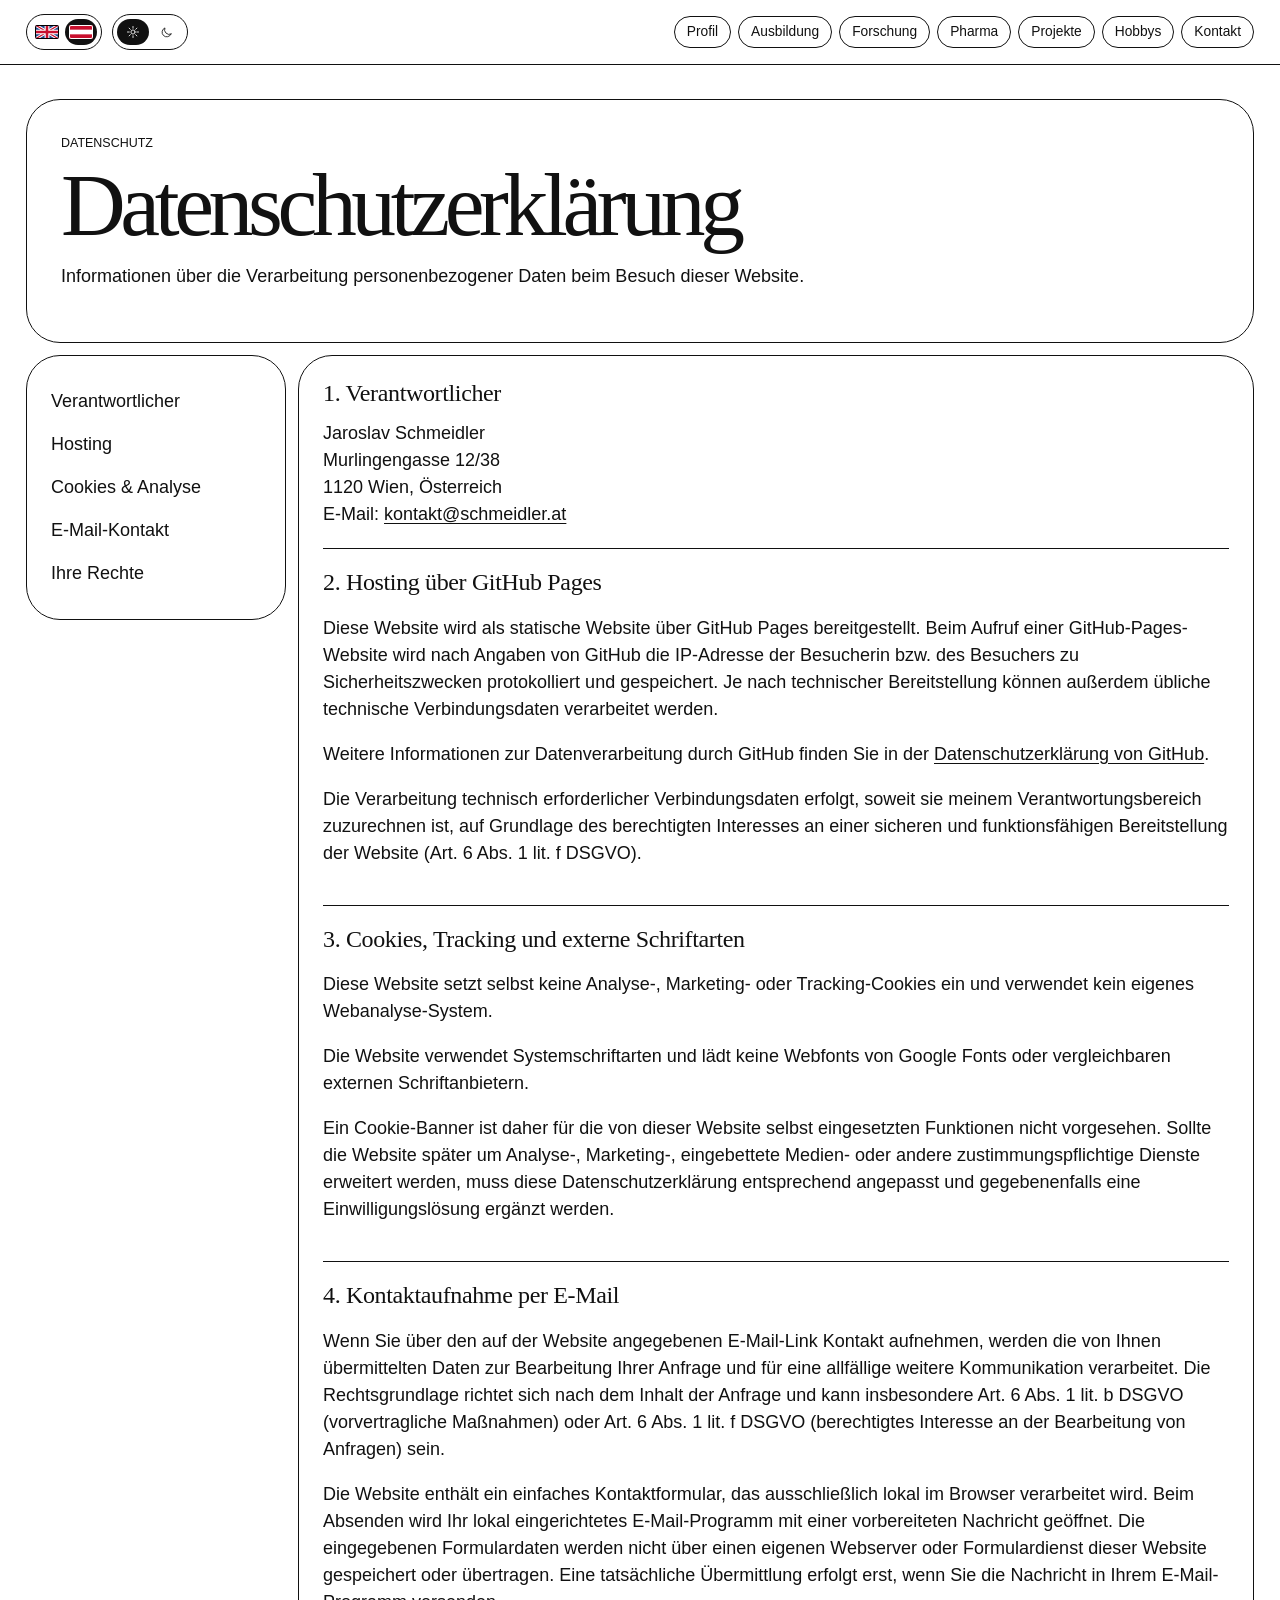
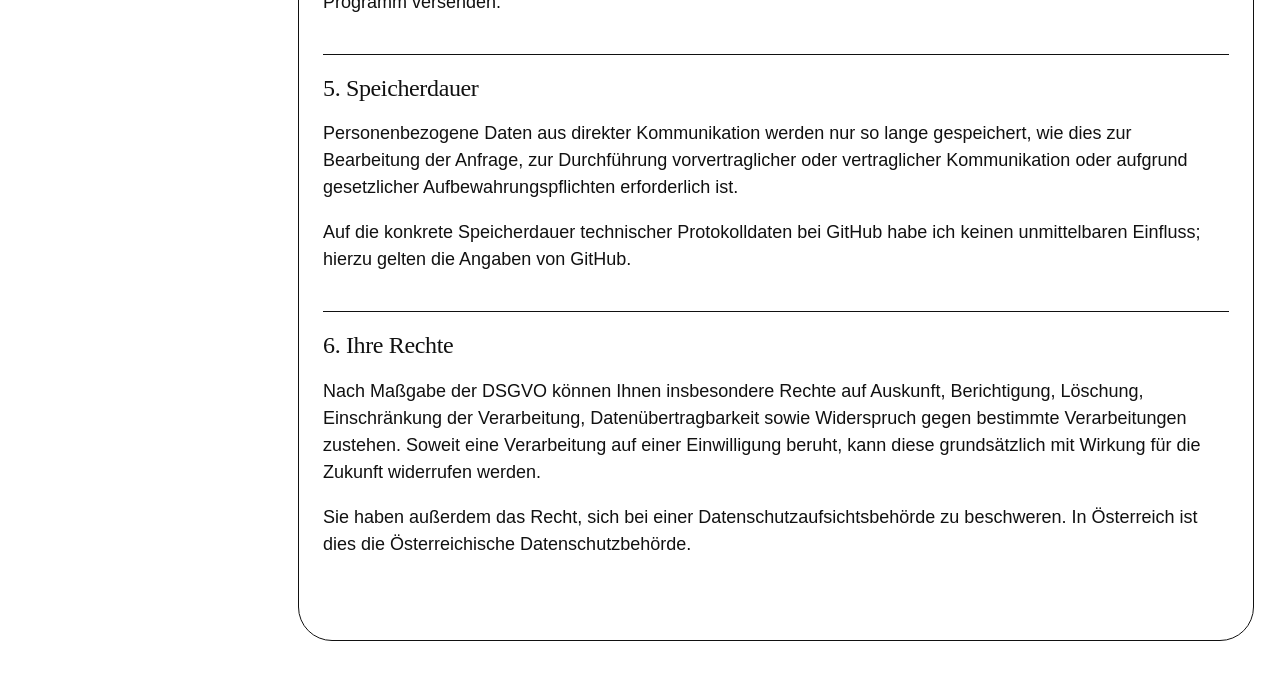
<file: datenschutz.html>
<!DOCTYPE html><html lang="de"><head><meta charset="UTF-8"><meta name="viewport" content="width=device-width,initial-scale=1"><title>Datenschutz | Jaro Schmeidler</title>
  <script data-theme-init>try{document.documentElement.dataset.theme=localStorage.getItem("site-theme")||"light"}catch(e){document.documentElement.dataset.theme="light"}</script><link rel="stylesheet" href="style.css?v=43" /></head><body><header class="site-header">
    <div class="header-left">
      <div class="language-switch lang-de" aria-label="Sprachauswahl">
      <a class="lang-link" href="privacy.html" lang="en" hreflang="en" aria-label="English"><span class="flag-frame" aria-hidden="true"><svg class="flag-icon" viewBox="0 0 30 18" preserveAspectRatio="none" xmlns="http://www.w3.org/2000/svg" aria-hidden="true" focusable="false"><g><rect width="30" height="18" fill="#21468B"/><path d="M-1 -1L31 19M31 -1L-1 19" stroke="#fff" stroke-width="4" stroke-linecap="butt"/><path d="M-1 -1L31 19M31 -1L-1 19" stroke="#C8102E" stroke-width="1.5" stroke-linecap="butt"/><path d="M15 0v18M0 9h30" stroke="#fff" stroke-width="6" stroke-linecap="butt"/><path d="M15 0v18M0 9h30" stroke="#C8102E" stroke-width="3.2" stroke-linecap="butt"/></g></svg></span></a>
      <a class="lang-link active" href="datenschutz.html" lang="de" hreflang="de" aria-label="Deutsch"><span class="flag-frame" aria-hidden="true"><svg class="flag-icon" viewBox="0 0 30 18" preserveAspectRatio="none" xmlns="http://www.w3.org/2000/svg" aria-hidden="true" focusable="false"><rect width="30" height="18" fill="#fff"/><rect width="30" height="6" y="0" fill="#C8102E"/><rect width="30" height="6" y="12" fill="#C8102E"/></svg></span></a>
    </div>
      <button class="theme-toggle" type="button" aria-label="Farbschema wechseln" aria-pressed="false" title="Hell / Dunkel">
      <span class="theme-track" aria-hidden="true">
        <svg class="theme-sun" viewBox="0 0 24 24"><circle cx="12" cy="12" r="3.5"/><path d="M12 2.5v3M12 18.5v3M2.5 12h3M18.5 12h3M5.3 5.3l2.1 2.1M16.6 16.6l2.1 2.1M18.7 5.3l-2.1 2.1M7.4 16.6l-2.1 2.1"/></svg>
        <svg class="theme-moon" viewBox="0 0 24 24"><path d="M19 15.5A8 8 0 0 1 8.5 5a8 8 0 1 0 10.5 10.5z"/></svg>
        <span class="theme-knob"></span>
      </span>
    </button>
    </div>
    <button class="menu-toggle" aria-expanded="false" aria-controls="main-nav"><span></span><span></span><b class="sr-only">Menü öffnen</b></button>
    <nav id="main-nav" class="nav"><a href="index-de.html#profile">Profil</a><a href="index-de.html#education">Ausbildung</a><a href="index-de.html#research">Forschung</a><a href="index-de.html#experience">Pharma</a><a href="index-de.html#projects">Projekte</a><a href="index-de.html#hobbies">Hobbys</a><a href="index-de.html#contact">Kontakt</a></nav>
  </header><main class="legal-page page-shell">
    <div class="legal-hero">
      <p class="eyebrow">Datenschutz</p>
      <h1>Datenschutzerklärung</h1>
      <p>Informationen über die Verarbeitung personenbezogener Daten beim Besuch dieser Website.</p>
    </div>
    <div class="legal-grid">
      <aside class="legal-toc" aria-label="Inhaltsverzeichnis">
        <a href="#verantwortlicher">Verantwortlicher</a>
        <a href="#hosting">Hosting</a>
        <a href="#cookies">Cookies & Analyse</a>
        <a href="#email">E-Mail-Kontakt</a>
        <a href="#rechte">Ihre Rechte</a>
      </aside>
      <div class="legal-content">
        <section id="verantwortlicher">
          <h2>1. Verantwortlicher</h2>
          <address class="legal-address">
            Jaroslav Schmeidler<br>
            Murlingengasse 12/38<br>
            1120 Wien, Österreich<br>
            E-Mail: <a href="mailto:kontakt@schmeidler.at">kontakt@schmeidler.at</a>
          </address>
        </section>
        <section id="hosting">
          <h2>2. Hosting über GitHub Pages</h2>
          <p>Diese Website wird als statische Website über GitHub Pages bereitgestellt. Beim Aufruf einer GitHub-Pages-Website wird nach Angaben von GitHub die IP-Adresse der Besucherin bzw. des Besuchers zu Sicherheitszwecken protokolliert und gespeichert. Je nach technischer Bereitstellung können außerdem übliche technische Verbindungsdaten verarbeitet werden.</p>
          <p>Weitere Informationen zur Datenverarbeitung durch GitHub finden Sie in der <a href="https://docs.github.com/de/site-policy/privacy-policies/github-general-privacy-statement" target="_blank" rel="noopener noreferrer">Datenschutzerklärung von GitHub</a>.</p>
          <p>Die Verarbeitung technisch erforderlicher Verbindungsdaten erfolgt, soweit sie meinem Verantwortungsbereich zuzurechnen ist, auf Grundlage des berechtigten Interesses an einer sicheren und funktionsfähigen Bereitstellung der Website (Art. 6 Abs. 1 lit. f DSGVO).</p>
        </section>
        <section id="cookies">
          <h2>3. Cookies, Tracking und externe Schriftarten</h2>
          <p>Diese Website setzt selbst keine Analyse-, Marketing- oder Tracking-Cookies ein und verwendet kein eigenes Webanalyse-System.</p>
          <p>Die Website verwendet Systemschriftarten und lädt keine Webfonts von Google Fonts oder vergleichbaren externen Schriftanbietern.</p>
          <p>Ein Cookie-Banner ist daher für die von dieser Website selbst eingesetzten Funktionen nicht vorgesehen. Sollte die Website später um Analyse-, Marketing-, eingebettete Medien- oder andere zustimmungspflichtige Dienste erweitert werden, muss diese Datenschutzerklärung entsprechend angepasst und gegebenenfalls eine Einwilligungslösung ergänzt werden.</p>
        </section>
        <section id="email">
          <h2>4. Kontaktaufnahme per E-Mail</h2>
          <p>Wenn Sie über den auf der Website angegebenen E-Mail-Link Kontakt aufnehmen, werden die von Ihnen übermittelten Daten zur Bearbeitung Ihrer Anfrage und für eine allfällige weitere Kommunikation verarbeitet. Die Rechtsgrundlage richtet sich nach dem Inhalt der Anfrage und kann insbesondere Art. 6 Abs. 1 lit. b DSGVO (vorvertragliche Maßnahmen) oder Art. 6 Abs. 1 lit. f DSGVO (berechtigtes Interesse an der Bearbeitung von Anfragen) sein.</p>
          <p>Die Website enthält ein einfaches Kontaktformular, das ausschließlich lokal im Browser verarbeitet wird. Beim Absenden wird Ihr lokal eingerichtetes E-Mail-Programm mit einer vorbereiteten Nachricht geöffnet. Die eingegebenen Formulardaten werden nicht über einen eigenen Webserver oder Formulardienst dieser Website gespeichert oder übertragen. Eine tatsächliche Übermittlung erfolgt erst, wenn Sie die Nachricht in Ihrem E-Mail-Programm versenden.</p>
        </section>

        <section id="speicherung">
          <h2>5. Speicherdauer</h2>
          <p>Personenbezogene Daten aus direkter Kommunikation werden nur so lange gespeichert, wie dies zur Bearbeitung der Anfrage, zur Durchführung vorvertraglicher oder vertraglicher Kommunikation oder aufgrund gesetzlicher Aufbewahrungspflichten erforderlich ist.</p>
          <p>Auf die konkrete Speicherdauer technischer Protokolldaten bei GitHub habe ich keinen unmittelbaren Einfluss; hierzu gelten die Angaben von GitHub.</p>
        </section>
        <section id="rechte">
          <h2>6. Ihre Rechte</h2>
          <p>Nach Maßgabe der DSGVO können Ihnen insbesondere Rechte auf Auskunft, Berichtigung, Löschung, Einschränkung der Verarbeitung, Datenübertragbarkeit sowie Widerspruch gegen bestimmte Verarbeitungen zustehen. Soweit eine Verarbeitung auf einer Einwilligung beruht, kann diese grundsätzlich mit Wirkung für die Zukunft widerrufen werden.</p>
          <p>Sie haben außerdem das Recht, sich bei einer Datenschutzaufsichtsbehörde zu beschweren. In Österreich ist dies die Österreichische Datenschutzbehörde.</p>
        </section>
      </div>
    </div>
  </main><script src="script.js?v=42"></script></body></html>
</file>
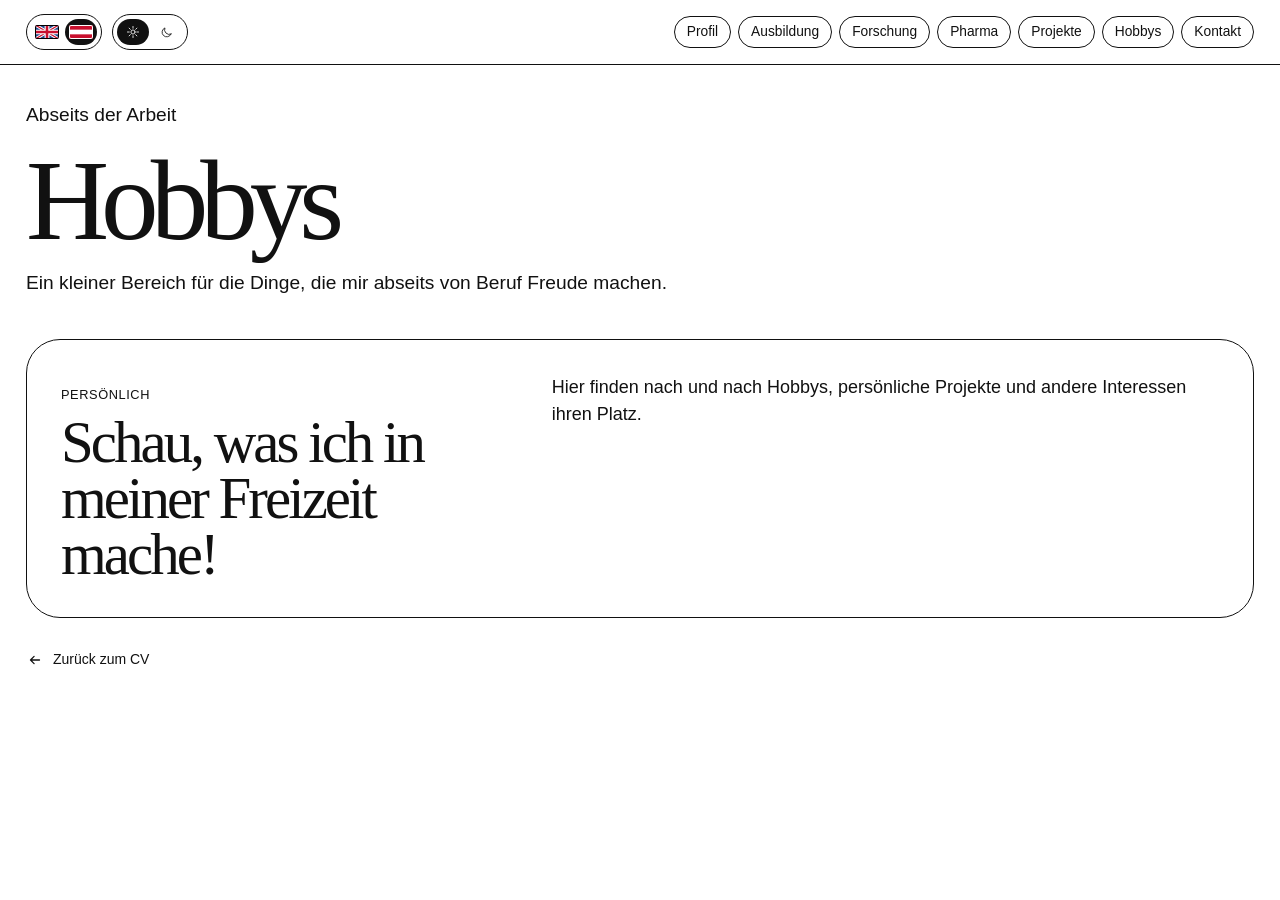
<file: hobbies-de.html>
<!DOCTYPE html>
<html lang="de">
<head>
  <meta charset="UTF-8" />
  <meta name="viewport" content="width=device-width, initial-scale=1.0" />
  <meta name="description" content="Hobbys und persönliche Interessen von Jaroslav Schmeidler." />
  <title>Hobbys | Jaro Schmeidler</title>
  <script data-theme-init>try{document.documentElement.dataset.theme=localStorage.getItem("site-theme")||"light"}catch(e){document.documentElement.dataset.theme="light"}</script>
  <link rel="stylesheet" href="style.css?v=43" />
</head>
<body>
  <header class="site-header">
    <div class="header-left">
      <div class="language-switch lang-de" aria-label="Sprachauswahl">
      <a class="lang-link" href="hobbies.html" lang="en" hreflang="en" aria-label="English"><span class="flag-frame" aria-hidden="true"><svg class="flag-icon" viewBox="0 0 30 18" preserveAspectRatio="none" xmlns="http://www.w3.org/2000/svg" aria-hidden="true" focusable="false"><g><rect width="30" height="18" fill="#21468B"/><path d="M-1 -1L31 19M31 -1L-1 19" stroke="#fff" stroke-width="4" stroke-linecap="butt"/><path d="M-1 -1L31 19M31 -1L-1 19" stroke="#C8102E" stroke-width="1.5" stroke-linecap="butt"/><path d="M15 0v18M0 9h30" stroke="#fff" stroke-width="6" stroke-linecap="butt"/><path d="M15 0v18M0 9h30" stroke="#C8102E" stroke-width="3.2" stroke-linecap="butt"/></g></svg></span></a>
      <a class="lang-link active" href="hobbies-de.html" lang="de" hreflang="de" aria-label="Deutsch"><span class="flag-frame" aria-hidden="true"><svg class="flag-icon" viewBox="0 0 30 18" preserveAspectRatio="none" xmlns="http://www.w3.org/2000/svg" aria-hidden="true" focusable="false"><rect width="30" height="18" fill="#fff"/><rect width="30" height="6" y="0" fill="#C8102E"/><rect width="30" height="6" y="12" fill="#C8102E"/></svg></span></a>
    </div>
      <button class="theme-toggle" type="button" aria-label="Farbschema wechseln" aria-pressed="false" title="Hell / Dunkel">
      <span class="theme-track" aria-hidden="true">
        <svg class="theme-sun" viewBox="0 0 24 24"><circle cx="12" cy="12" r="3.5"/><path d="M12 2.5v3M12 18.5v3M2.5 12h3M18.5 12h3M5.3 5.3l2.1 2.1M16.6 16.6l2.1 2.1M18.7 5.3l-2.1 2.1M7.4 16.6l-2.1 2.1"/></svg>
        <svg class="theme-moon" viewBox="0 0 24 24"><path d="M19 15.5A8 8 0 0 1 8.5 5a8 8 0 1 0 10.5 10.5z"/></svg>
        <span class="theme-knob"></span>
      </span>
    </button>
    </div>
    <button class="menu-toggle" aria-expanded="false" aria-controls="main-nav"><span></span><span></span><b class="sr-only">Menü öffnen</b></button>
    <nav id="main-nav" class="nav"><a href="index-de.html#profile">Profil</a><a href="index-de.html#education">Ausbildung</a><a href="index-de.html#research">Forschung</a><a href="index-de.html#experience">Pharma</a><a href="index-de.html#projects">Projekte</a><a href="index-de.html#hobbies">Hobbys</a><a href="index-de.html#contact">Kontakt</a></nav>
  </header>
  <main class="research-page page-shell">
    <section class="subhero compact-subhero"><p class="kicker">Abseits der Arbeit</p><h1>Hobbys</h1><p>Ein kleiner Bereich für die Dinge, die mir abseits von Beruf Freude machen.</p></section>
    <section class="project-detail hobby-detail">
      <div class="project-detail-grid">
        <div><p class="meta">Persönlich</p><h2>Schau, was ich in meiner Freizeit mache!</h2></div>
        <div class="detail-copy"><p>Hier finden nach und nach Hobbys, persönliche Projekte und andere Interessen ihren Platz.</p></div>
      </div>
    </section>
    <div class="back-row"><a href="index-de.html#hobbies"><svg class="arrow-icon arrow-left" viewBox="0 0 20 20" aria-hidden="true" focusable="false"><path d="M15 10H5M9 6l-4 4 4 4"/></svg> Zurück zum CV</a></div>
  </main>
  <script src="script.js?v=42"></script>
</body>
</html>
</file>
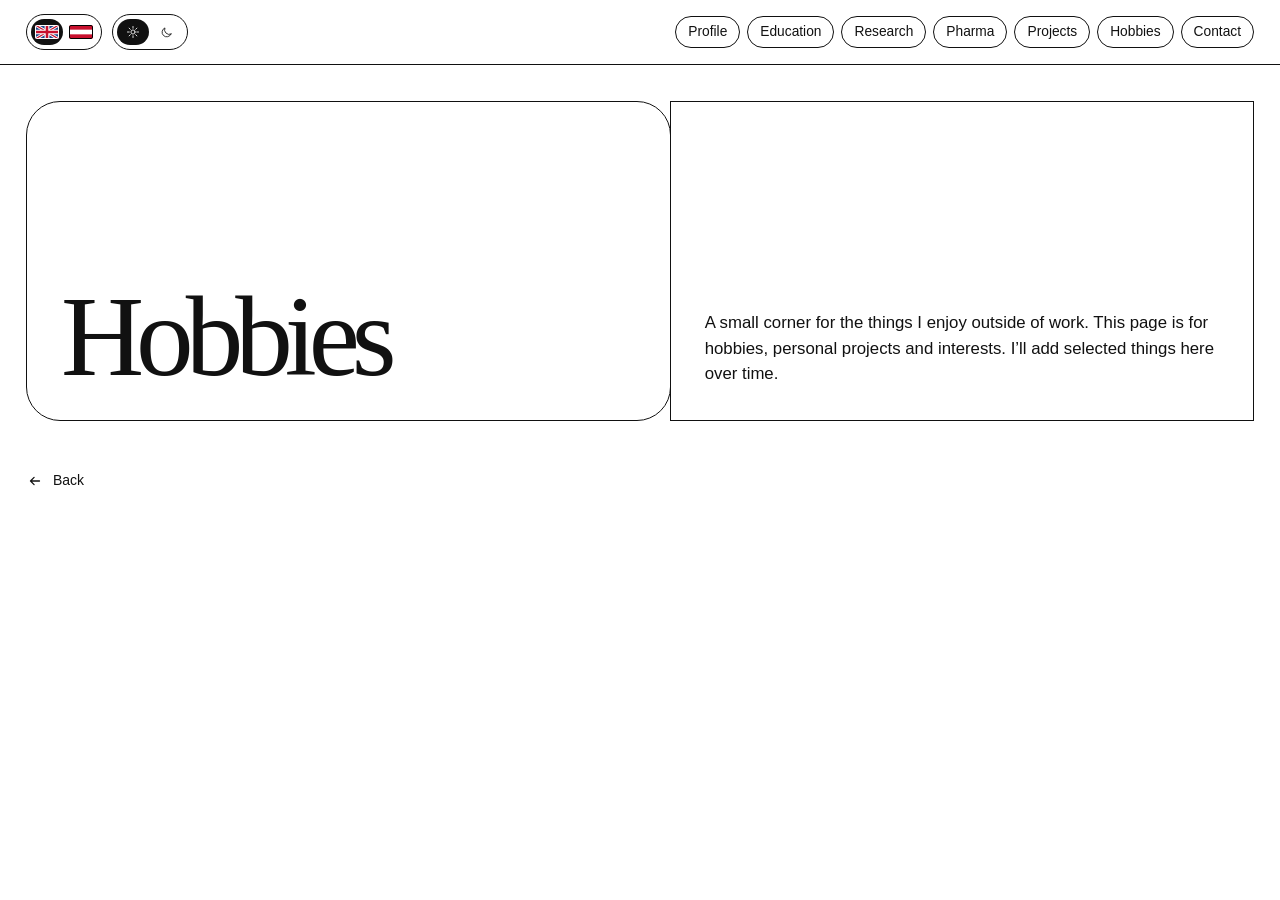
<file: hobbies.html>
<!DOCTYPE html>
<html lang="en">
<head>
  <meta charset="UTF-8" />
  <meta name="viewport" content="width=device-width, initial-scale=1.0" />
  <meta
    name="description"
    content="Hobbies and personal interests of Jaroslav Schmeidler."
  />

  <title>Jaro Schmeidler | Hobbies</title>

  <script data-theme-init>
    try {
      document.documentElement.dataset.theme =
        localStorage.getItem("site-theme") || "light";
    } catch (e) {
      document.documentElement.dataset.theme = "light";
    }
  </script>

  <link rel="stylesheet" href="style.css?v=44" />

  <style>
    .hobbies-hero{
      display:grid;
      grid-template-columns:1.05fr .95fr;
      gap:0;
      padding:36px 0 30px;
    }

    .hobbies-hero-main,
    .hobbies-hero-copy{
      border:1px solid var(--page-line);
      background:transparent;
      color:var(--page-fg);
    }

    .hobbies-hero-main{
      position:relative;
      z-index:2;
      min-height:320px;
      display:flex;
      align-items:flex-end;
      padding:34px;
      border-radius:var(--radius);
    }

    .hobbies-hero-copy{
      position:relative;
      z-index:1;
      min-height:320px;
      display:flex;
      align-items:flex-end;
      padding:34px;
      margin-left:-1px;
      border-radius:0;
    }

    .hobbies-hero-main h1{
      margin:0;
      font-family:var(--font-serif);
      font-size:clamp(4rem,9vw,9rem);
      line-height:.85;
      font-weight:400;
      letter-spacing:-.07em;
    }

    .hobbies-hero-copy p{
      margin:0;
      max-width:560px;
      font-family:var(--font-sans);
      font-size:1.05rem;
      line-height:1.5;
      font-weight:300;
    }

    .hobbies-back a{
      gap:7px;
    }

    .hobbies-back svg{
      display:block;
      flex:0 0 auto;
    }

    @media(max-width:760px){
      .hobbies-hero{
        grid-template-columns:1fr;
      }

      .hobbies-hero-main,
      .hobbies-hero-copy{
        min-height:0;
        padding:28px 24px;
      }

      .hobbies-hero-main{
        min-height:250px;
      }

      .hobbies-hero-copy{
        margin-left:0;
        margin-top:-1px;
      }

      .hobbies-hero-main h1{
        font-size:clamp(3.7rem,18vw,5.6rem);
      }
    }
  </style>
</head>

<body>

  <header class="site-header">

    <div class="header-left">

      <div class="language-switch lang-en" aria-label="Language selection">

        <a
          class="lang-link active"
          href="hobbies.html"
          lang="en"
          hreflang="en"
          aria-label="English"
        >
          <span class="flag-frame" aria-hidden="true">
            <svg
              class="flag-icon"
              viewBox="0 0 30 18"
              preserveAspectRatio="none"
              xmlns="http://www.w3.org/2000/svg"
              aria-hidden="true"
              focusable="false"
            >
              <g>
                <rect width="30" height="18" fill="#21468B" />
                <path
                  d="M-1 -1L31 19M31 -1L-1 19"
                  stroke="#fff"
                  stroke-width="4"
                  stroke-linecap="butt"
                />
                <path
                  d="M-1 -1L31 19M31 -1L-1 19"
                  stroke="#C8102E"
                  stroke-width="1.5"
                  stroke-linecap="butt"
                />
                <path
                  d="M15 0v18M0 9h30"
                  stroke="#fff"
                  stroke-width="6"
                  stroke-linecap="butt"
                />
                <path
                  d="M15 0v18M0 9h30"
                  stroke="#C8102E"
                  stroke-width="3.2"
                  stroke-linecap="butt"
                />
              </g>
            </svg>
          </span>
        </a>

        <a
          class="lang-link"
          href="hobbies-de.html"
          lang="de"
          hreflang="de"
          aria-label="Deutsch"
        >
          <span class="flag-frame" aria-hidden="true">
            <svg
              class="flag-icon"
              viewBox="0 0 30 18"
              preserveAspectRatio="none"
              xmlns="http://www.w3.org/2000/svg"
              aria-hidden="true"
              focusable="false"
            >
              <rect width="30" height="18" fill="#fff" />
              <rect width="30" height="6" y="0" fill="#C8102E" />
              <rect width="30" height="6" y="12" fill="#C8102E" />
            </svg>
          </span>
        </a>

      </div>

      <button
        class="theme-toggle"
        type="button"
        aria-label="Toggle colour scheme"
        aria-pressed="false"
        title="Light / dark mode"
      >
        <span class="theme-track" aria-hidden="true">

          <svg class="theme-sun" viewBox="0 0 24 24">
            <circle cx="12" cy="12" r="3.5" />
            <path
              d="M12 2.5v3M12 18.5v3M2.5 12h3M18.5 12h3M5.3 5.3l2.1 2.1M16.6 16.6l2.1 2.1M18.7 5.3l-2.1 2.1M7.4 16.6l-2.1 2.1"
            />
          </svg>

          <svg class="theme-moon" viewBox="0 0 24 24">
            <path d="M19 15.5A8 8 0 0 1 8.5 5a8 8 0 1 0 10.5 10.5z" />
          </svg>

          <span class="theme-knob"></span>

        </span>
      </button>

    </div>

    <button
      class="menu-toggle"
      aria-expanded="false"
      aria-controls="main-nav"
    >
      <span></span>
      <span></span>
      <b class="sr-only">Open menu</b>
    </button>

    <nav id="main-nav" class="nav">
      <a href="index.html#profile">Profile</a>
      <a href="index.html#education">Education</a>
      <a href="index.html#research">Research</a>
      <a href="index.html#experience">Pharma</a>
      <a href="index.html#projects">Projects</a>
      <a href="index.html#hobbies">Hobbies</a>
      <a href="index.html#contact">Contact</a>
    </nav>

  </header>


  <main class="research-page page-shell">

    <section class="hobbies-hero">

      <div class="hobbies-hero-main">
        <h1>Hobbies</h1>
      </div>

      <div class="hobbies-hero-copy">
        <p>
          A small corner for the things I enjoy outside of work.
          This page is for hobbies, personal projects and interests.
          I’ll add selected things here over time.
        </p>
      </div>

    </section>

        <div class="back-row">
          <a href="https://schmeidler.at/index.html#hobbies">
            <svg aria-hidden="true" class="arrow-icon arrow-left" focusable="false" viewbox="0 0 20 20">
                <path d="M15 10H5M9 6l-4 4 4 4">
                </path>
            </svg>
            Back
          </a>
        </div>

  </main>


  <script src="script.js?v=42"></script>

</body>
</html>
</file>
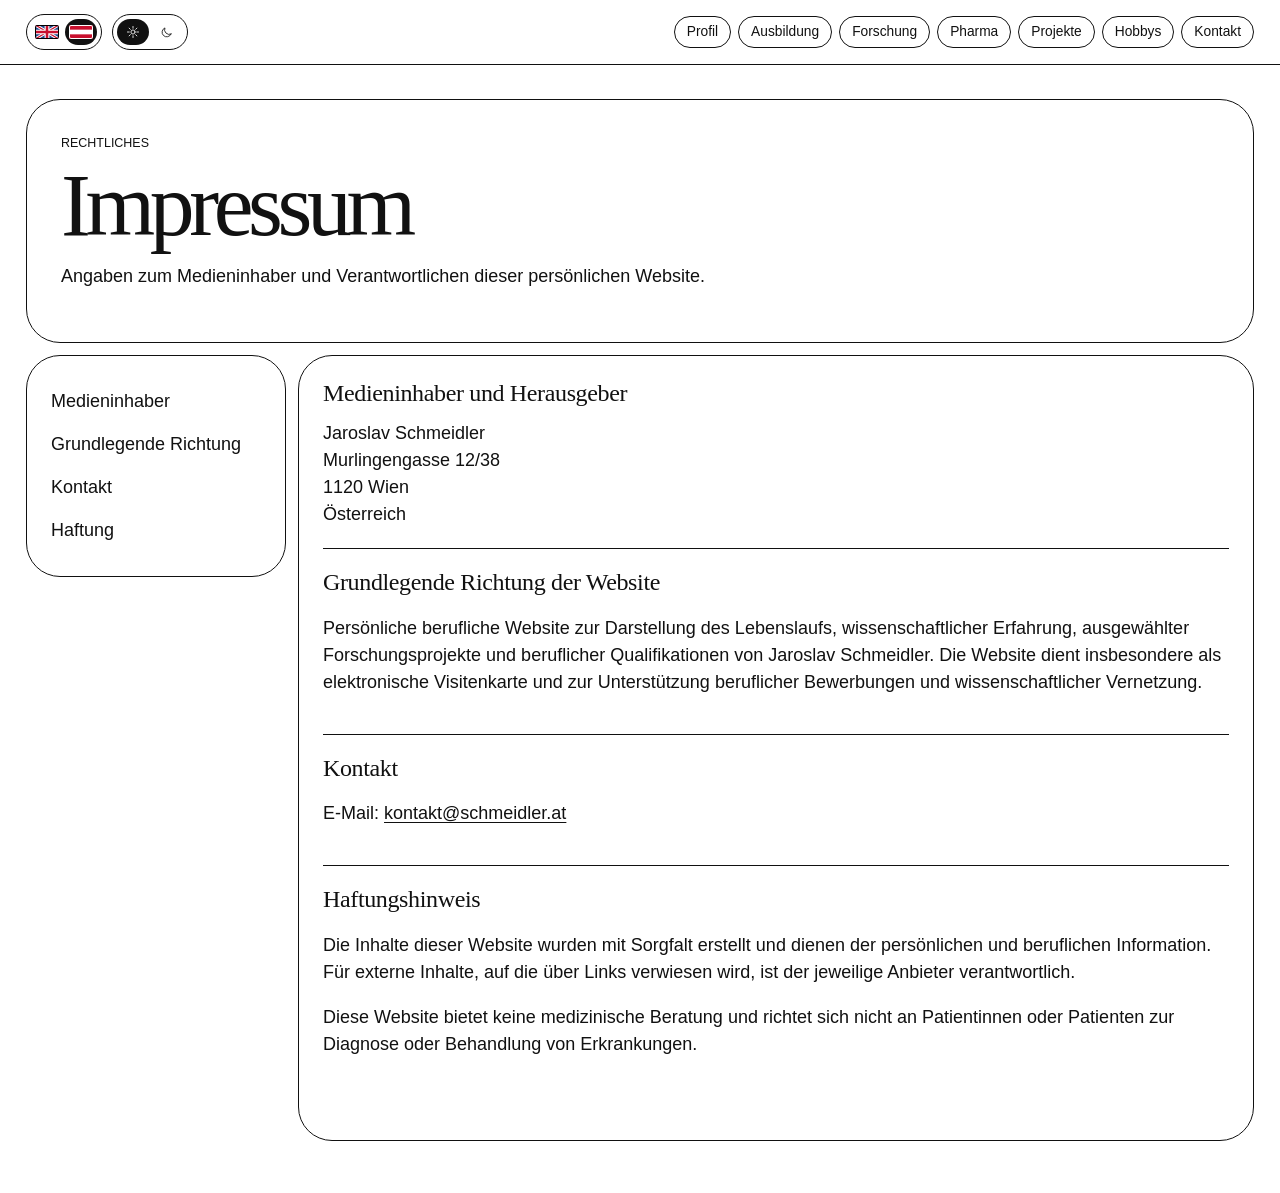
<file: impressum.html>
<!DOCTYPE html><html lang="de"><head><meta charset="UTF-8"><meta name="viewport" content="width=device-width,initial-scale=1"><title>Impressum | Jaro Schmeidler</title>
  <script data-theme-init>try{document.documentElement.dataset.theme=localStorage.getItem("site-theme")||"light"}catch(e){document.documentElement.dataset.theme="light"}</script><link rel="stylesheet" href="style.css?v=43" /></head><body><header class="site-header">
    <div class="header-left">
      <div class="language-switch lang-de" aria-label="Sprachauswahl">
      <a class="lang-link" href="legal-notice.html" lang="en" hreflang="en" aria-label="English"><span class="flag-frame" aria-hidden="true"><svg class="flag-icon" viewBox="0 0 30 18" preserveAspectRatio="none" xmlns="http://www.w3.org/2000/svg" aria-hidden="true" focusable="false"><g><rect width="30" height="18" fill="#21468B"/><path d="M-1 -1L31 19M31 -1L-1 19" stroke="#fff" stroke-width="4" stroke-linecap="butt"/><path d="M-1 -1L31 19M31 -1L-1 19" stroke="#C8102E" stroke-width="1.5" stroke-linecap="butt"/><path d="M15 0v18M0 9h30" stroke="#fff" stroke-width="6" stroke-linecap="butt"/><path d="M15 0v18M0 9h30" stroke="#C8102E" stroke-width="3.2" stroke-linecap="butt"/></g></svg></span></a>
      <a class="lang-link active" href="impressum.html" lang="de" hreflang="de" aria-label="Deutsch"><span class="flag-frame" aria-hidden="true"><svg class="flag-icon" viewBox="0 0 30 18" preserveAspectRatio="none" xmlns="http://www.w3.org/2000/svg" aria-hidden="true" focusable="false"><rect width="30" height="18" fill="#fff"/><rect width="30" height="6" y="0" fill="#C8102E"/><rect width="30" height="6" y="12" fill="#C8102E"/></svg></span></a>
    </div>
      <button class="theme-toggle" type="button" aria-label="Farbschema wechseln" aria-pressed="false" title="Hell / Dunkel">
      <span class="theme-track" aria-hidden="true">
        <svg class="theme-sun" viewBox="0 0 24 24"><circle cx="12" cy="12" r="3.5"/><path d="M12 2.5v3M12 18.5v3M2.5 12h3M18.5 12h3M5.3 5.3l2.1 2.1M16.6 16.6l2.1 2.1M18.7 5.3l-2.1 2.1M7.4 16.6l-2.1 2.1"/></svg>
        <svg class="theme-moon" viewBox="0 0 24 24"><path d="M19 15.5A8 8 0 0 1 8.5 5a8 8 0 1 0 10.5 10.5z"/></svg>
        <span class="theme-knob"></span>
      </span>
    </button>
    </div>
    <button class="menu-toggle" aria-expanded="false" aria-controls="main-nav"><span></span><span></span><b class="sr-only">Menü öffnen</b></button>
    <nav id="main-nav" class="nav"><a href="index-de.html#profile">Profil</a><a href="index-de.html#education">Ausbildung</a><a href="index-de.html#research">Forschung</a><a href="index-de.html#experience">Pharma</a><a href="index-de.html#projects">Projekte</a><a href="index-de.html#hobbies">Hobbys</a><a href="index-de.html#contact">Kontakt</a></nav>
  </header><main class="legal-page page-shell">
    <div class="legal-hero">
      <p class="eyebrow">Rechtliches</p>
      <h1>Impressum</h1>
      <p>Angaben zum Medieninhaber und Verantwortlichen dieser persönlichen Website.</p>
    </div>
    <div class="legal-grid">
      <aside class="legal-toc" aria-label="Inhaltsverzeichnis">
        <a href="#anbieter">Medieninhaber</a>
        <a href="#zweck">Grundlegende Richtung</a>
        <a href="#kontakt">Kontakt</a>
        <a href="#haftung">Haftung</a>
      </aside>
      <div class="legal-content">
        <section id="anbieter">
          <h2>Medieninhaber und Herausgeber</h2>
          <address class="legal-address">
            Jaroslav Schmeidler<br>
            Murlingengasse 12/38<br>
            1120 Wien<br>
            Österreich
          </address>
        </section>
        <section id="zweck">
          <h2>Grundlegende Richtung der Website</h2>
          <p>Persönliche berufliche Website zur Darstellung des Lebenslaufs, wissenschaftlicher Erfahrung, ausgewählter Forschungsprojekte und beruflicher Qualifikationen von Jaroslav Schmeidler. Die Website dient insbesondere als elektronische Visitenkarte und zur Unterstützung beruflicher Bewerbungen und wissenschaftlicher Vernetzung.</p>
        </section>
        <section id="kontakt">
          <h2>Kontakt</h2>
          <p>E-Mail: <a href="mailto:kontakt@schmeidler.at">kontakt@schmeidler.at</a></p>
        </section>
        <section id="haftung">
          <h2>Haftungshinweis</h2>
          <p>Die Inhalte dieser Website wurden mit Sorgfalt erstellt und dienen der persönlichen und beruflichen Information. Für externe Inhalte, auf die über Links verwiesen wird, ist der jeweilige Anbieter verantwortlich.</p>
          <p>Diese Website bietet keine medizinische Beratung und richtet sich nicht an Patientinnen oder Patienten zur Diagnose oder Behandlung von Erkrankungen.</p>
        </section>
      </div>
    </div>
  </main><script src="script.js?v=42"></script></body></html>
</file>
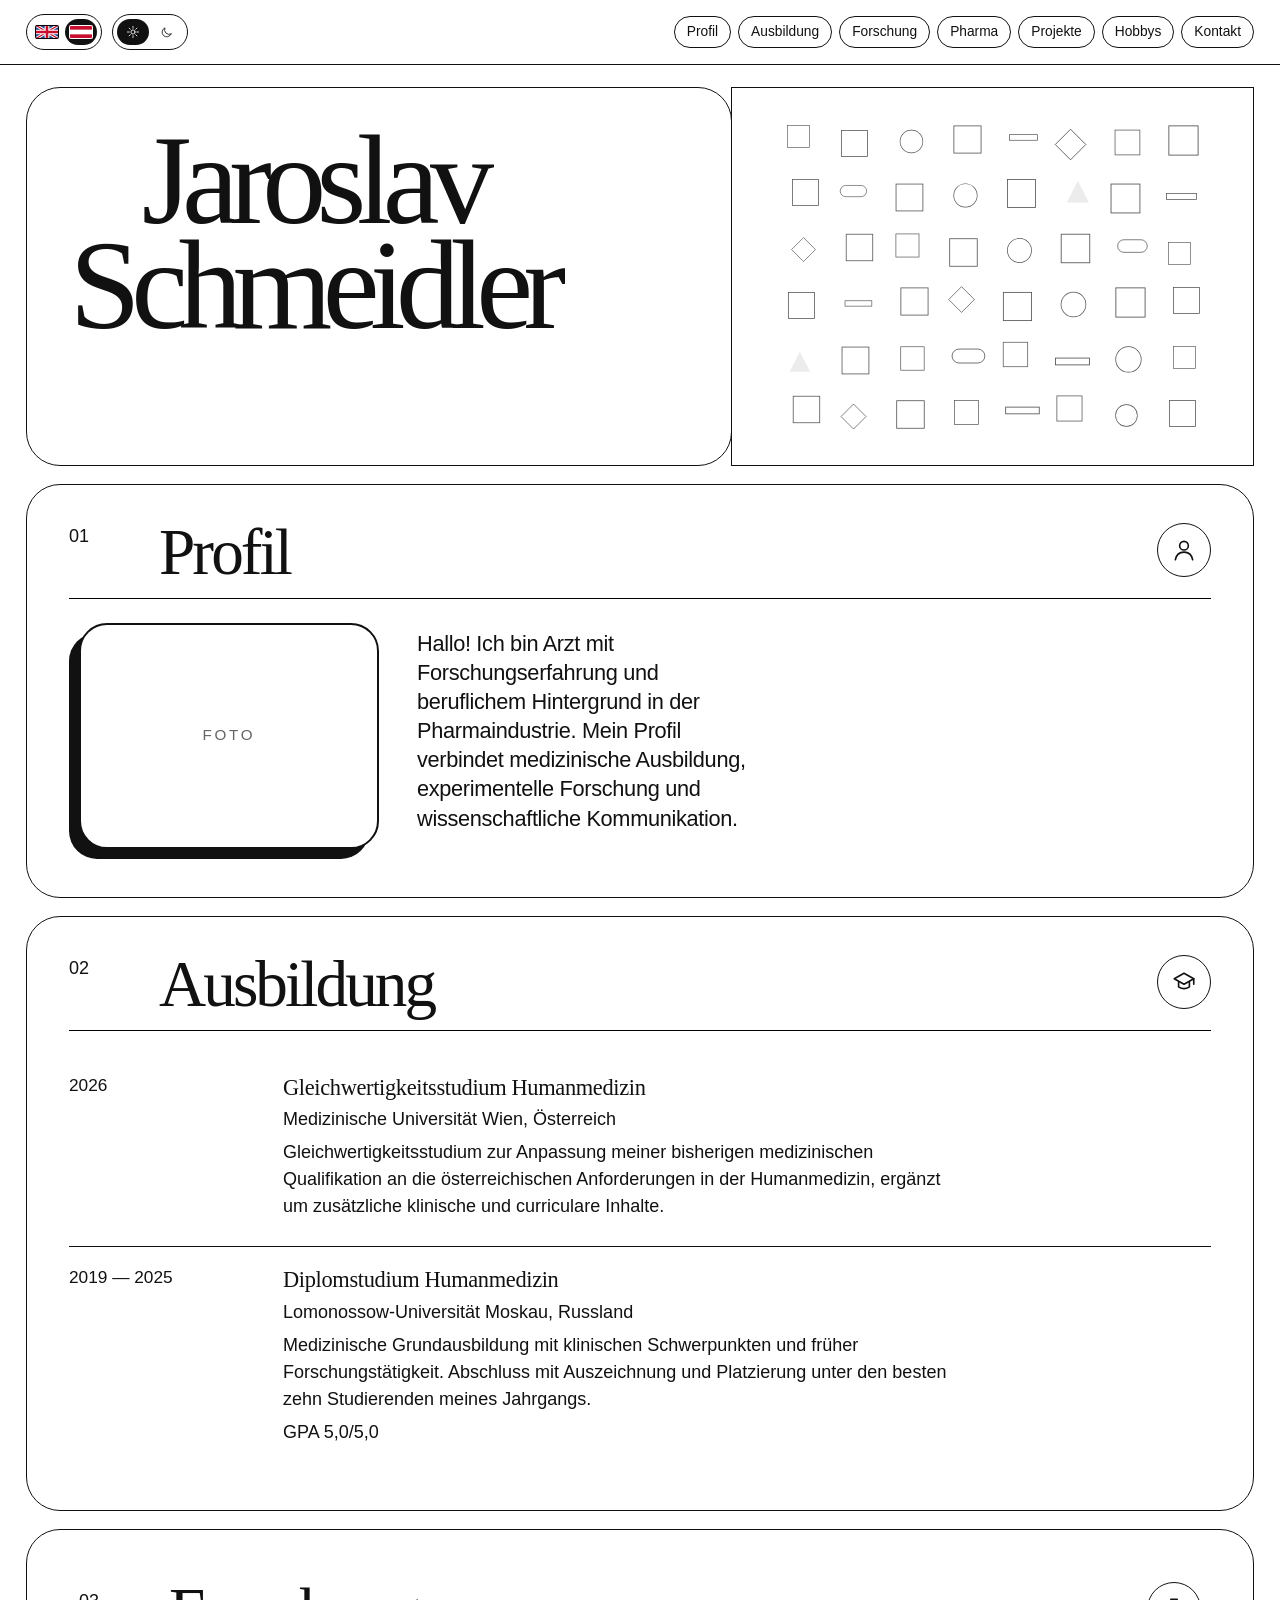
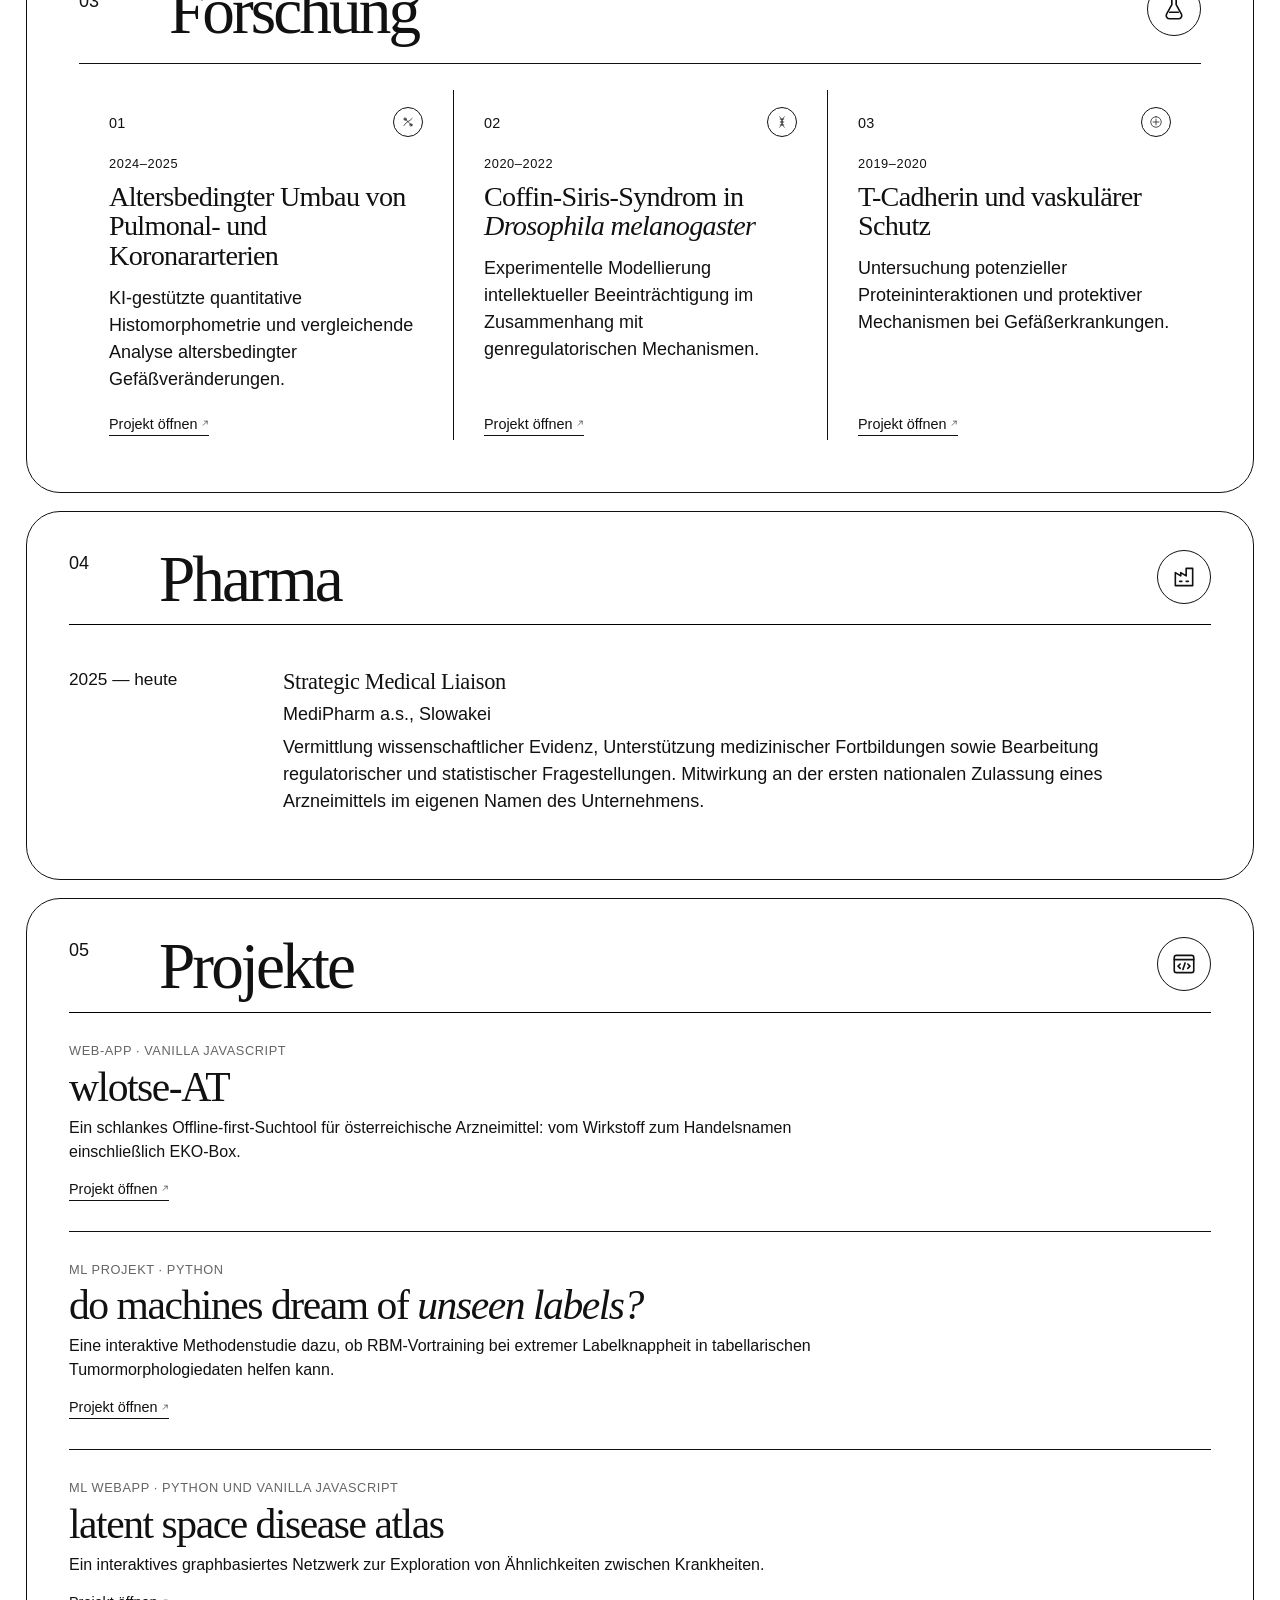
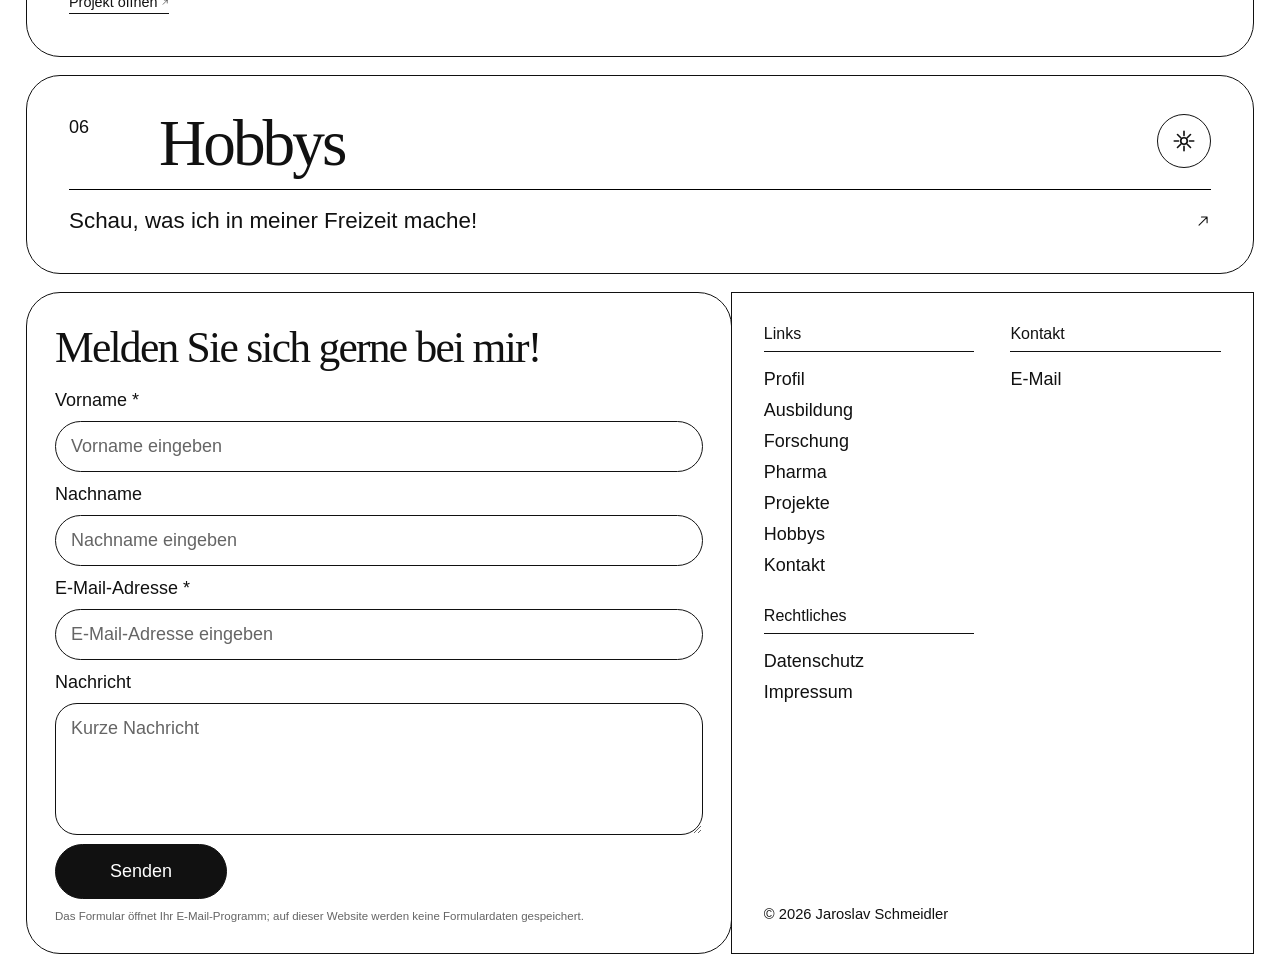
<file: index-de.html>
<!DOCTYPE html>
<html lang="de">
<head>
  <meta charset="UTF-8" />
  <meta name="viewport" content="width=device-width, initial-scale=1.0" />
  <meta name="description" content="Jaro Schmeidler | CV" />
  <title>Jaro Schmeidler | CV</title>

  <link
          rel="icon"
          href="data:image/svg+xml,%3Csvg xmlns='http://www.w3.org/2000/svg' viewBox='0 0 64 64'%3E%3Crect x='1' y='1' width='62' height='62' rx='16' fill='white' stroke='black' stroke-width='2'/%3E%3Ctext x='32' y='47' text-anchor='middle' font-family='Georgia,serif' font-size='48' fill='black'%3EJ%3C/text%3E%3C/svg%3E"
  />

  <script data-theme-init>
    try {
      const savedTheme = localStorage.getItem("site-theme");
      document.documentElement.dataset.theme = savedTheme || "light";
    } catch {
      document.documentElement.dataset.theme = "light";
    }
  </script>

  <link rel="stylesheet" href="style.css?v=44" />
</head>
<body>
<header class="site-header">
  <div class="header-left">
    <div class="language-switch lang-de" aria-label="Sprachauswahl">
      <a
              class="lang-link"
              href="index.html"
              lang="en"
              hreflang="en"
              aria-label="English"
      >
          <span class="flag-frame" aria-hidden="true">
            <svg
                    class="flag-icon"
                    viewBox="0 0 30 18"
                    preserveAspectRatio="none"
                    xmlns="http://www.w3.org/2000/svg"
                    aria-hidden="true"
                    focusable="false"
            >
              <g>
                <rect width="30" height="18" fill="#21468B" />
                <path
                        d="M-1 -1L31 19M31 -1L-1 19"
                        stroke="#fff"
                        stroke-width="4"
                        stroke-linecap="butt"
                />
                <path
                        d="M-1 -1L31 19M31 -1L-1 19"
                        stroke="#C8102E"
                        stroke-width="1.5"
                        stroke-linecap="butt"
                />
                <path
                        d="M15 0v18M0 9h30"
                        stroke="#fff"
                        stroke-width="6"
                        stroke-linecap="butt"
                />
                <path
                        d="M15 0v18M0 9h30"
                        stroke="#C8102E"
                        stroke-width="3.2"
                        stroke-linecap="butt"
                />
              </g>
            </svg>
          </span>
      </a>

      <a
              class="lang-link active"
              href="index-de.html"
              lang="de"
              hreflang="de"
              aria-label="Deutsch"
      >
          <span class="flag-frame" aria-hidden="true">
            <svg
                    class="flag-icon"
                    viewBox="0 0 30 18"
                    preserveAspectRatio="none"
                    xmlns="http://www.w3.org/2000/svg"
                    aria-hidden="true"
                    focusable="false"
            >
              <rect width="30" height="18" fill="#fff" />
              <rect width="30" height="6" y="0" fill="#C8102E" />
              <rect width="30" height="6" y="12" fill="#C8102E" />
            </svg>
          </span>
      </a>
    </div>

    <button
            class="theme-toggle"
            type="button"
            aria-label="Farbschema wechseln"
            aria-pressed="false"
            title="Hell / Dunkel"
    >
        <span class="theme-track" aria-hidden="true">
          <svg class="theme-sun" viewBox="0 0 24 24">
            <circle cx="12" cy="12" r="3.5" />
            <path d="M12 2.5v3M12 18.5v3M2.5 12h3M18.5 12h3M5.3 5.3l2.1 2.1M16.6 16.6l2.1 2.1M18.7 5.3l-2.1 2.1M7.4 16.6l-2.1 2.1" />
          </svg>

          <svg class="theme-moon" viewBox="0 0 24 24">
            <path d="M19 15.5A8 8 0 0 1 8.5 5a8 8 0 1 0 10.5 10.5z" />
          </svg>

          <span class="theme-knob"></span>
        </span>
    </button>
  </div>

  <button class="menu-toggle" aria-expanded="false" aria-controls="main-nav">
    <span></span>
    <span></span>
    <b class="sr-only">Menü öffnen</b>
  </button>

  <nav id="main-nav" class="nav">
    <a href="#profile">Profil</a>
    <a href="#education">Ausbildung</a>
    <a href="#research">Forschung</a>
    <a href="#experience">Pharma</a>
    <a href="#projects">Projekte</a>
    <a href="#hobbies">Hobbys</a>
    <a href="#contact">Kontakt</a>
  </nav>
</header>

<main id="top">
  <section class="hero page-shell">
    <div class="hero-title-card">
      <h1>Jaroslav<br>Schmeidler</h1>
    </div>

    <div class="hero-symbol-card" aria-hidden="true">
      <div class="abstract-grid" aria-hidden="true"></div>
    </div>
  </section>

  <section class="content-card page-shell home-section" id="profile">
    <div class="card-heading">
      <span>01</span>
      <h2>Profil</h2>
      <span class="section-icon" aria-hidden="true">
          <svg viewBox="0 0 24 24">
            <circle cx="12" cy="8" r="4" />
            <path d="M4 21c1-5 4-7 8-7s7 2 8 7" />
          </svg>
        </span>
    </div>

    <div class="profile-grid profile-only-grid">
      <div class="profile-image-frame" aria-hidden="true">
        <div class="profile-image-inner">
          <div class="profile-image-placeholder">FOTO</div>
        </div>
      </div>

      <div class="large-copy profile-copy">
        <p>
          Hallo! Ich bin Arzt mit Forschungserfahrung und beruflichem Hintergrund in der Pharmaindustrie. Mein Profil verbindet medizinische Ausbildung, experimentelle Forschung und wissenschaftliche Kommunikation.
        </p>
      </div>
    </div>
  </section>

  <section class="content-card page-shell home-section" id="education">
    <div class="card-heading simple-heading">
      <span>02</span>
      <h2>Ausbildung</h2>
      <span class="section-icon" aria-hidden="true">
          <svg viewBox="0 0 24 24">
            <path d="M3 9l9-5 9 5-9 5z" />
            <path d="M7 12v4.5c3 2 7 2 10 0V12" />
            <path d="M21 9v5" />
          </svg>
        </span>
    </div>

    <div class="education-list">
      <article class="education-row">
        <div class="timeline-date">2026</div>
        <div>
          <h3>Gleichwertigkeitsstudium Humanmedizin</h3>
          <p class="institution">Medizinische Universität Wien, Österreich</p>
          <p>
            Gleichwertigkeitsstudium zur Anpassung meiner bisherigen medizinischen Qualifikation an die österreichischen Anforderungen in der Humanmedizin, ergänzt um zusätzliche klinische und curriculare Inhalte.
          </p>
        </div>
      </article>

      <article class="education-row">
        <div class="timeline-date">2019 — 2025</div>
        <div>
          <h3>Diplomstudium Humanmedizin</h3>
          <p class="institution">Lomonossow-Universität Moskau, Russland</p>
          <p>
            Medizinische Grundausbildung mit klinischen Schwerpunkten und früher Forschungstätigkeit. Abschluss mit Auszeichnung und Platzierung unter den besten zehn Studierenden meines Jahrgangs.
          </p>
          <p>GPA 5,0/5,0</p>
        </div>
      </article>
    </div>
  </section>

  <section class="page-shell home-section research-section" id="research">
    <div class="research-title-pill">
      <span class="section-number">03</span>
      <h2>Forschung</h2>
      <span class="section-icon research-heading-icon" aria-hidden="true">
          <svg viewBox="0 0 24 24">
            <path d="M9 3h6M10 3v5l-5 9a3 3 0 0 0 3 4h8a3 3 0 0 0 3-4l-5-9V3" />
            <path d="M8 15h8" />
          </svg>
        </span>
    </div>

    <div class="research-grid">
      <a class="research-card" href="research-de.html#vascular-aging">
          <span class="research-icon" aria-hidden="true">
            <svg viewBox="0 0 24 24">
              <path d="M5 18c4-7 10-7 14-12M6 7c4 2 8 6 12 11" />
              <circle cx="7" cy="7" r="2" />
              <circle cx="17" cy="17" r="2" />
            </svg>
          </span>
        <span class="number">01</span>
        <p class="meta">2024–2025</p>
        <h3>Altersbedingter Umbau von Pulmonal- und Koronararterien</h3>
        <p>KI-gestützte quantitative Histomorphometrie und vergleichende Analyse altersbedingter Gefäßveränderungen.</p>
        <span class="open">
            Projekt öffnen
            <svg class="arrow-icon" viewBox="0 0 20 20" aria-hidden="true" focusable="false">
              <path d="M5 15L15 5M8 5h7v7" />
            </svg>
          </span>
      </a>

      <a class="research-card" href="research-de.html#coffin-siris">
          <span class="research-icon" aria-hidden="true">
            <svg viewBox="0 0 24 24">
              <path d="M8 3c6 4 2 14 8 18M16 3C10 7 14 17 8 21" />
              <path d="M9 7h6M9 12h6M9 17h6" />
            </svg>
          </span>
        <span class="number">02</span>
        <p class="meta">2020–2022</p>
        <h3>Coffin-Siris-Syndrom in <em>Drosophila melanogaster</em></h3>
        <p>Experimentelle Modellierung intellektueller Beeinträchtigung im Zusammenhang mit genregulatorischen Mechanismen.</p>
        <span class="open">
            Projekt öffnen
            <svg class="arrow-icon" viewBox="0 0 20 20" aria-hidden="true" focusable="false">
              <path d="M5 15L15 5M8 5h7v7" />
            </svg>
          </span>
      </a>

      <a class="research-card" href="research-de.html#t-cadherin">
          <span class="research-icon" aria-hidden="true">
            <svg viewBox="0 0 24 24">
              <path d="M12 3c5 0 9 4 9 9s-4 9-9 9-9-4-9-9 4-9 9-9z" />
              <path d="M7 12h10M12 7v10" />
            </svg>
          </span>
        <span class="number">03</span>
        <p class="meta">2019–2020</p>
        <h3>T-Cadherin und vaskulärer Schutz</h3>
        <p>Untersuchung potenzieller Proteininteraktionen und protektiver Mechanismen bei Gefäßerkrankungen.</p>
        <span class="open">
            Projekt öffnen
            <svg class="arrow-icon" viewBox="0 0 20 20" aria-hidden="true" focusable="false">
              <path d="M5 15L15 5M8 5h7v7" />
            </svg>
          </span>
      </a>
    </div>
  </section>

  <section class="content-card page-shell home-section" id="experience">
    <div class="card-heading">
      <span>04</span>
      <h2>Pharma</h2>
      <span class="section-icon" aria-hidden="true">
          <svg viewBox="0 0 24 24">
            <path d="M4 20V8l5 3V8l5 3V4h6v16z" />
            <path d="M8 16h2M14 16h2" />
          </svg>
        </span>
    </div>

    <div class="timeline">
      <article class="timeline-item">
        <div class="timeline-date">2025 — heute</div>
        <div>
          <h3>Strategic Medical Liaison</h3>
          <p class="institution">MediPharm a.s., Slowakei</p>
          <p>
            Vermittlung wissenschaftlicher Evidenz, Unterstützung medizinischer Fortbildungen sowie Bearbeitung regulatorischer und statistischer Fragestellungen. Mitwirkung an der ersten nationalen Zulassung eines Arzneimittels im eigenen Namen des Unternehmens.
          </p>
        </div>
      </article>
    </div>
  </section>

  <section class="content-card page-shell projects-card home-section" id="projects">
    <div class="card-heading">
      <span>05</span>
      <h2>Projekte</h2>
      <span class="section-icon" aria-hidden="true">
          <svg viewBox="0 0 24 24">
            <rect x="3" y="4" width="18" height="16" rx="2" />
            <path d="M3 8h18M8.5 12l-2 2 2 2M15.5 12l2 2-2 2M13 11l-2 6" />
          </svg>
        </span>
    </div>

    <a
            class="project-feature"
            href="https://schmeidler.at/wlotse-at.github.io/"
            target="_blank"
            rel="noopener noreferrer"
    >
        <span class="project-feature-copy">
          <span class="project-tech">Web-App · Vanilla JavaScript</span>
          <strong>wlotse-AT</strong>
          <span class="project-description">
            Ein schlankes Offline-first-Suchtool für österreichische Arzneimittel: vom Wirkstoff zum Handelsnamen einschließlich EKO-Box.
          </span>
          <span class="open">
            Projekt öffnen
            <svg class="arrow-icon" viewBox="0 0 20 20" aria-hidden="true" focusable="false">
              <path d="M5 15L15 5M8 5h7v7" />
            </svg>
          </span>
        </span>
    </a>

    <a class="project-feature" href="rbm-study/index-de.html">
        <span class="project-feature-copy">
          <span class="project-tech">ML PROJEKT · PYTHON</span>
          <strong>do machines dream of <em>unseen labels?</em></strong>
          <span class="project-description">
            Eine interaktive Methodenstudie dazu, ob RBM-Vortraining bei extremer Labelknappheit in tabellarischen Tumormorphologiedaten helfen kann.
          </span>
          <span class="open">
            Projekt öffnen
            <svg class="arrow-icon" viewBox="0 0 20 20" aria-hidden="true" focusable="false">
              <path d="M5 15L15 5M8 5h7v7" />
            </svg>
          </span>
        </span>
    </a>

            <a class="project-feature" href="lsda/index.html">
        <span class="project-feature-copy">
          <span class="project-tech">ML WEBAPP · PYTHON UND VANILLA JAVASCRIPT</span>
          <strong>latent space disease atlas</strong>
          <span class="project-description">
            Ein interaktives graphbasiertes Netzwerk zur Exploration von Ähnlichkeiten zwischen Krankheiten.
          </span>
          <span class="open">
            Projekt öffnen
            <svg class="arrow-icon" viewBox="0 0 20 20" aria-hidden="true" focusable="false">
              <path d="M5 15L15 5M8 5h7v7" />
            </svg>
          </span>
        </span>
    </a>
  </section>

  <section class="content-card page-shell hobbies-card home-section" id="hobbies">
    <div class="card-heading">
      <span>06</span>
      <h2>Hobbys</h2>
      <span class="section-icon" aria-hidden="true">
          <svg viewBox="0 0 24 24">
            <path d="M12 3v4M12 17v4M3 12h4M17 12h4" />
            <path d="M6 6l3 3M15 15l3 3M18 6l-3 3M9 15l-3 3" />
            <circle cx="12" cy="12" r="3" />
          </svg>
        </span>
    </div>

    <a class="hobby-callout" href="hobbies-de.html">
      <span>Schau, was ich in meiner Freizeit mache!</span>
      <svg class="arrow-icon" viewBox="0 0 20 20" aria-hidden="true" focusable="false">
        <path d="M5 15L15 5M8 5h7v7" />
      </svg>
    </a>
  </section>

  <section class="contact-footer page-shell" id="contact">
    <div class="contact-panel">
      <h2>Melden Sie sich gerne bei&nbsp;mir!</h2>

      <form id="contact-form">
        <label>
          Vorname *
          <input name="firstName" required placeholder="Vorname eingeben">
        </label>

        <label>
          Nachname
          <input name="lastName" placeholder="Nachname eingeben">
        </label>

        <label>
          E-Mail-Adresse *
          <input name="email" type="email" required placeholder="E-Mail-Adresse eingeben">
        </label>

        <label>
          Nachricht
          <textarea name="message" rows="4" placeholder="Kurze Nachricht"></textarea>
        </label>

        <button type="submit">Senden</button>
        <p class="form-note">
          Das Formular öffnet Ihr E-Mail-Programm; auf dieser Website werden keine Formulardaten gespeichert.
        </p>
      </form>
    </div>

    <footer class="footer-panel">
      <div class="footer-columns">
        <div>
          <h3>Links</h3>
          <a href="#profile">Profil</a>
          <a href="#education">Ausbildung</a>
          <a href="research-de.html">Forschung</a>
          <a href="#experience">Pharma</a>
          <a href="#projects">Projekte</a>
          <a href="hobbies-de.html">Hobbys</a>
          <a href="#contact">Kontakt</a>
        </div>

        <div>
          <h3>Kontakt</h3>
          <a href="mailto:kontakt@schmeidler.at">E-Mail</a>
        </div>

        <div>
          <h3>Rechtliches</h3>
          <a href="datenschutz.html">Datenschutz</a>
          <a href="impressum.html">Impressum</a>
        </div>
      </div>

      <p class="copyright">© <span id="year"></span> Jaroslav Schmeidler</p>
    </footer>
  </section>
</main>

<script src="script.js?v=42"></script>
</body>
</html>
</file>
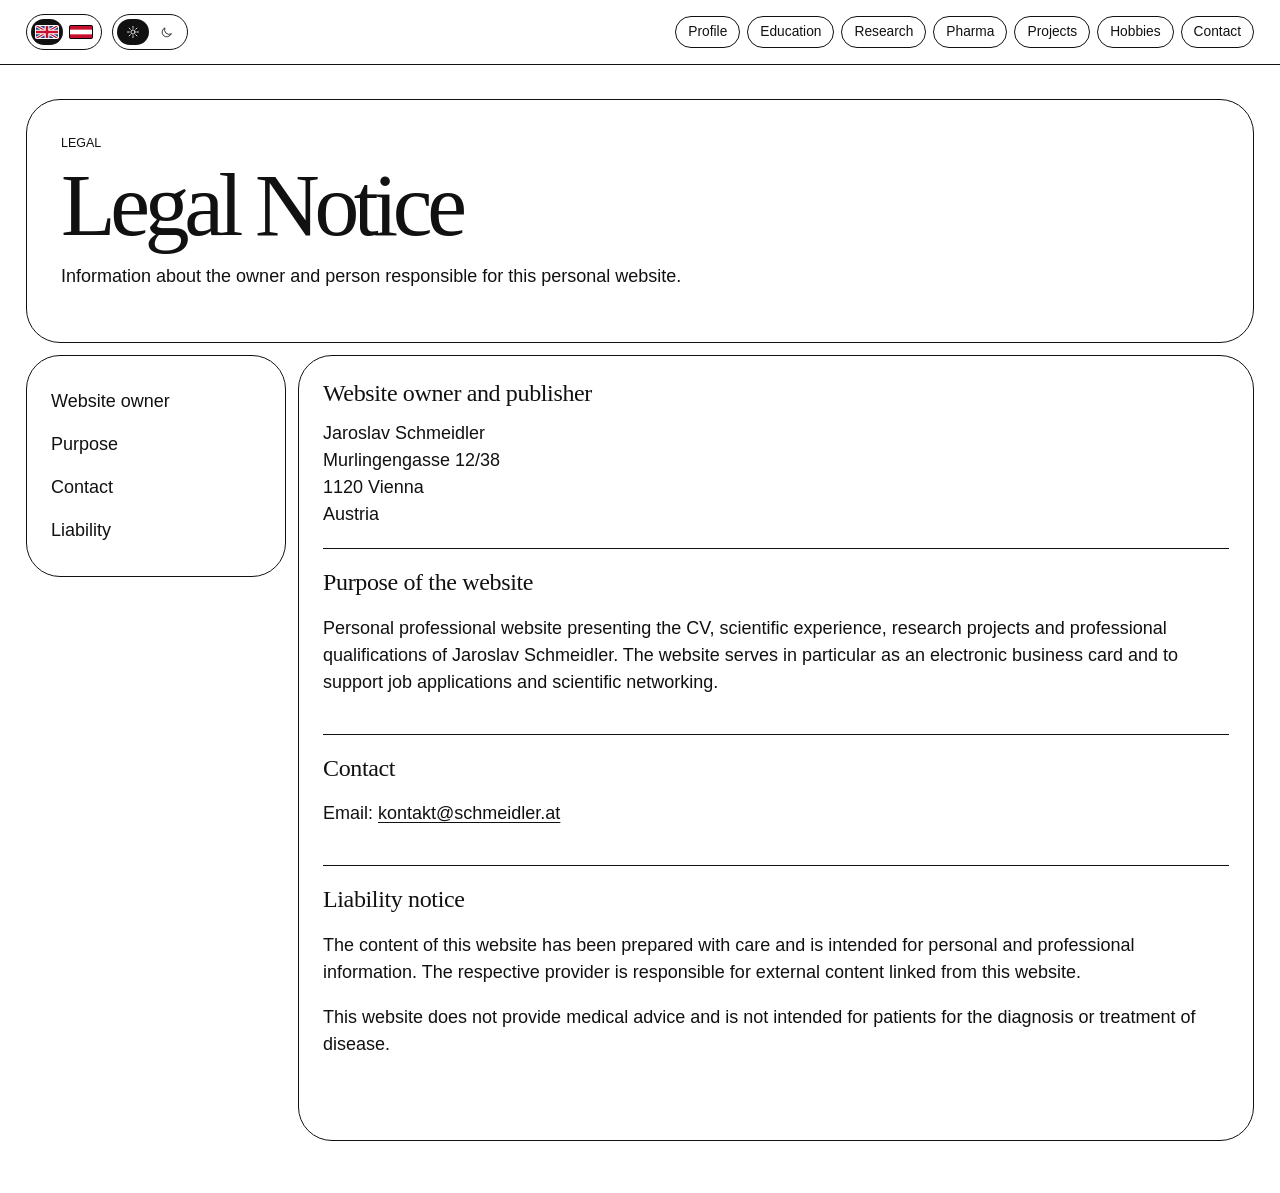
<file: legal-notice.html>
<!DOCTYPE html><html lang="en"><head><meta charset="UTF-8"><meta name="viewport" content="width=device-width,initial-scale=1"><title>Legal Notice | Jaro Schmeidler</title>
  <script data-theme-init>try{document.documentElement.dataset.theme=localStorage.getItem("site-theme")||"light"}catch(e){document.documentElement.dataset.theme="light"}</script><link rel="stylesheet" href="style.css?v=43" /></head><body><header class="site-header">
    <div class="header-left">
      <div class="language-switch lang-en" aria-label="Language selection">
      <a class="lang-link active" href="legal-notice.html" lang="en" hreflang="en" aria-label="English"><span class="flag-frame" aria-hidden="true"><svg class="flag-icon" viewBox="0 0 30 18" preserveAspectRatio="none" xmlns="http://www.w3.org/2000/svg" aria-hidden="true" focusable="false"><g><rect width="30" height="18" fill="#21468B"/><path d="M-1 -1L31 19M31 -1L-1 19" stroke="#fff" stroke-width="4" stroke-linecap="butt"/><path d="M-1 -1L31 19M31 -1L-1 19" stroke="#C8102E" stroke-width="1.5" stroke-linecap="butt"/><path d="M15 0v18M0 9h30" stroke="#fff" stroke-width="6" stroke-linecap="butt"/><path d="M15 0v18M0 9h30" stroke="#C8102E" stroke-width="3.2" stroke-linecap="butt"/></g></svg></span></a>
      <a class="lang-link" href="impressum.html" lang="de" hreflang="de" aria-label="Deutsch"><span class="flag-frame" aria-hidden="true"><svg class="flag-icon" viewBox="0 0 30 18" preserveAspectRatio="none" xmlns="http://www.w3.org/2000/svg" aria-hidden="true" focusable="false"><rect width="30" height="18" fill="#fff"/><rect width="30" height="6" y="0" fill="#C8102E"/><rect width="30" height="6" y="12" fill="#C8102E"/></svg></span></a>
    </div>
      <button class="theme-toggle" type="button" aria-label="Toggle colour scheme" aria-pressed="false" title="Light / dark mode">
      <span class="theme-track" aria-hidden="true">
        <svg class="theme-sun" viewBox="0 0 24 24"><circle cx="12" cy="12" r="3.5"/><path d="M12 2.5v3M12 18.5v3M2.5 12h3M18.5 12h3M5.3 5.3l2.1 2.1M16.6 16.6l2.1 2.1M18.7 5.3l-2.1 2.1M7.4 16.6l-2.1 2.1"/></svg>
        <svg class="theme-moon" viewBox="0 0 24 24"><path d="M19 15.5A8 8 0 0 1 8.5 5a8 8 0 1 0 10.5 10.5z"/></svg>
        <span class="theme-knob"></span>
      </span>
    </button>
    </div>
    <button class="menu-toggle" aria-expanded="false" aria-controls="main-nav"><span></span><span></span><b class="sr-only">Open menu</b></button>
    <nav id="main-nav" class="nav"><a href="index.html#profile">Profile</a><a href="index.html#education">Education</a><a href="index.html#research">Research</a><a href="index.html#experience">Pharma</a><a href="index.html#projects">Projects</a><a href="index.html#hobbies">Hobbies</a><a href="index.html#contact">Contact</a></nav>
  </header><main class="legal-page page-shell">
    <div class="legal-hero">
      <p class="eyebrow">Legal</p>
      <h1>Legal Notice</h1>
      <p>Information about the owner and person responsible for this personal website.</p>
    </div>
    <div class="legal-grid">
      <aside class="legal-toc" aria-label="Table of contents">
        <a href="#anbieter">Website owner</a>
        <a href="#zweck">Purpose</a>
        <a href="#kontakt">Contact</a>
        <a href="#haftung">Liability</a>
      </aside>
      <div class="legal-content">
        <section id="anbieter">
          <h2>Website owner and publisher</h2>
          <address class="legal-address">
            Jaroslav Schmeidler<br>
            Murlingengasse 12/38<br>
            1120 Vienna<br>
            Austria
          </address>
        </section>
        <section id="zweck">
          <h2>Purpose of the website</h2>
          <p>Personal professional website presenting the CV, scientific experience, research projects and professional qualifications of Jaroslav Schmeidler. The website serves in particular as an electronic business card and to support job applications and scientific networking.</p>
        </section>
        <section id="kontakt">
          <h2>Contact</h2>
          <p>Email: <a href="mailto:kontakt@schmeidler.at">kontakt@schmeidler.at</a></p>
        </section>
        <section id="haftung">
          <h2>Liability notice</h2>
          <p>The content of this website has been prepared with care and is intended for personal and professional information. The respective provider is responsible for external content linked from this website.</p>
          <p>This website does not provide medical advice and is not intended for patients for the diagnosis or treatment of disease.</p>
        </section>
      </div>
    </div>
  </main><script src="script.js?v=42"></script></body></html>
</file>
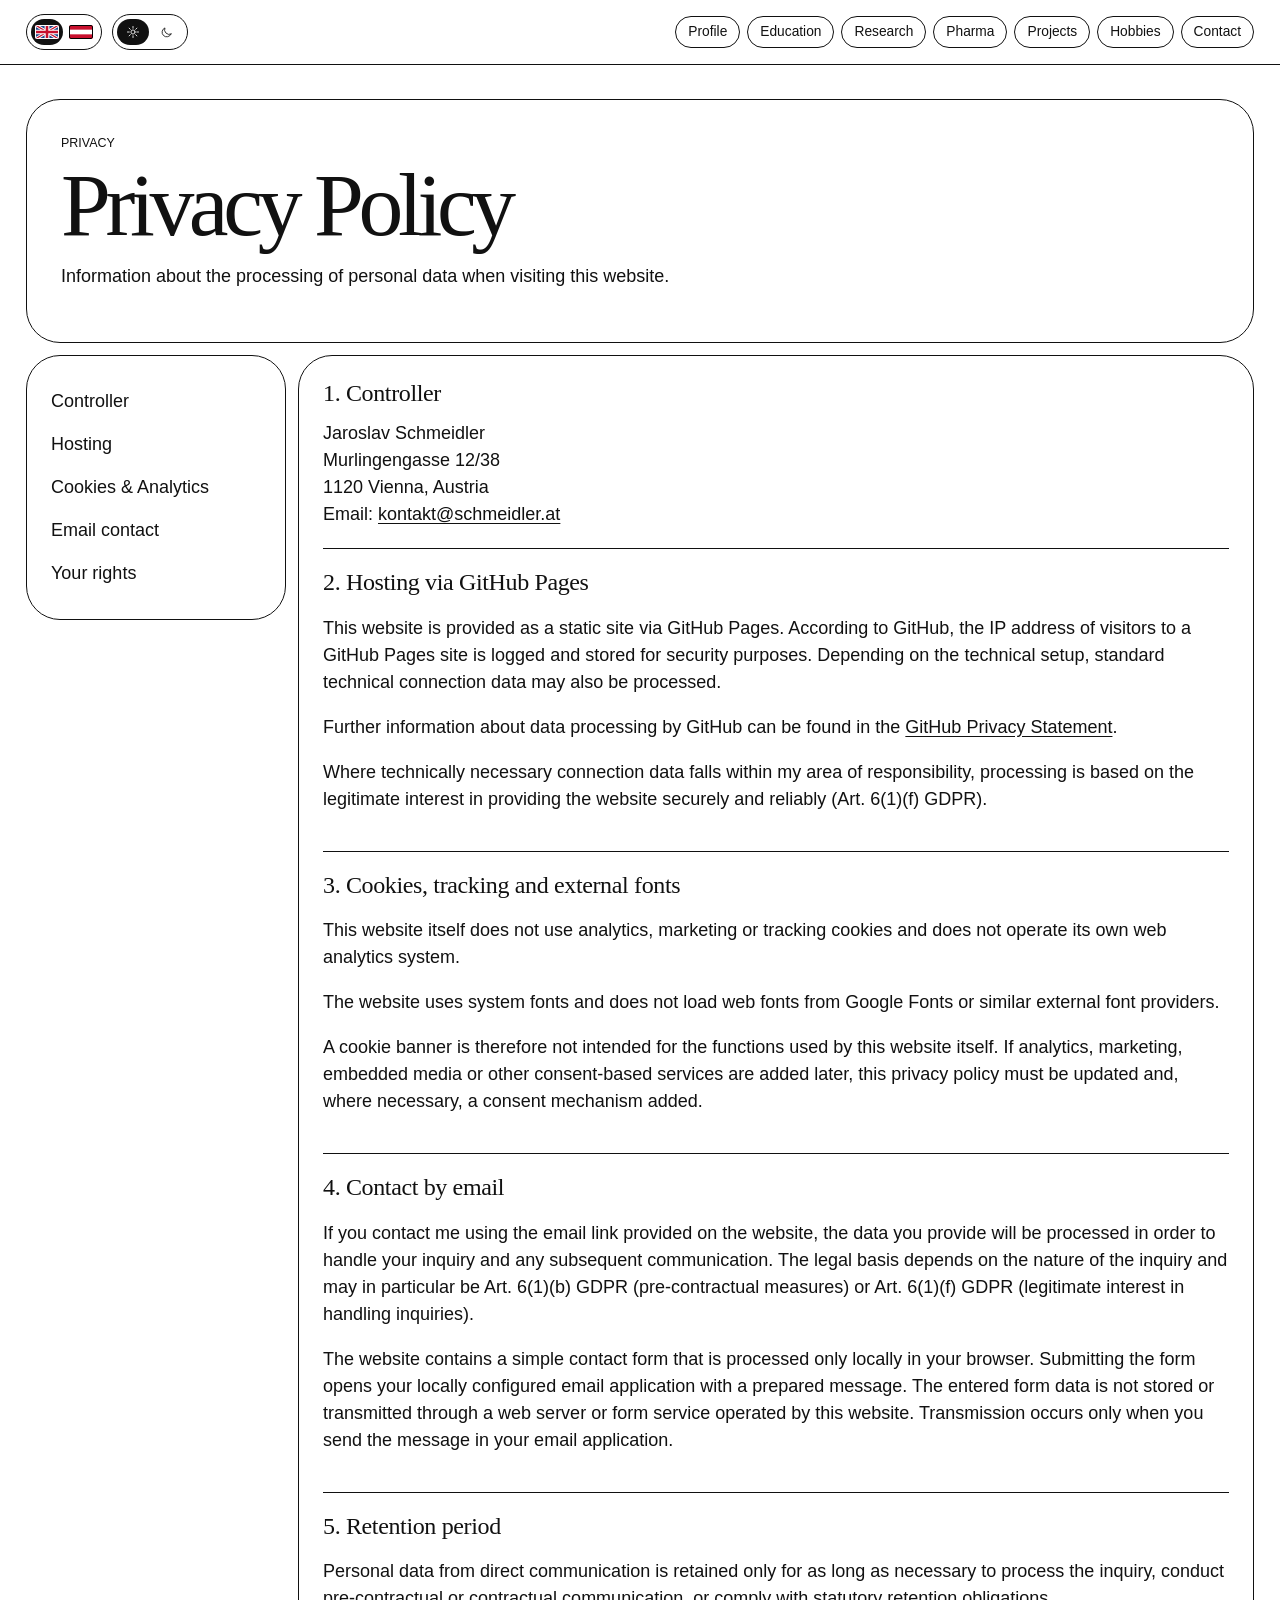
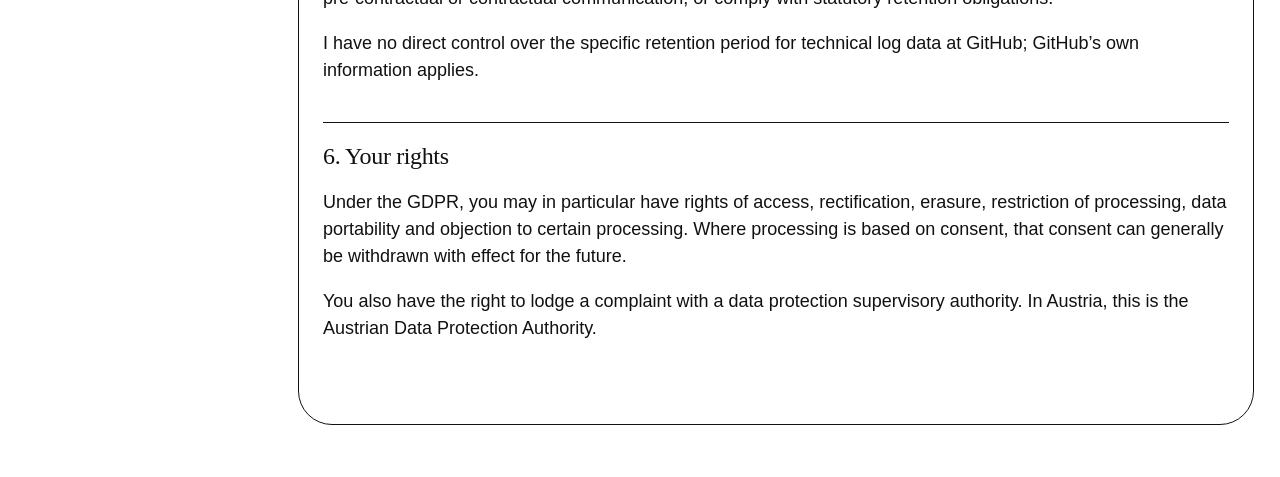
<file: privacy.html>
<!DOCTYPE html><html lang="en"><head><meta charset="UTF-8"><meta name="viewport" content="width=device-width,initial-scale=1"><title>Privacy | Jaro Schmeidler</title>
  <script data-theme-init>try{document.documentElement.dataset.theme=localStorage.getItem("site-theme")||"light"}catch(e){document.documentElement.dataset.theme="light"}</script><link rel="stylesheet" href="style.css?v=43" /></head><body><header class="site-header">
    <div class="header-left">
      <div class="language-switch lang-en" aria-label="Language selection">
      <a class="lang-link active" href="privacy.html" lang="en" hreflang="en" aria-label="English"><span class="flag-frame" aria-hidden="true"><svg class="flag-icon" viewBox="0 0 30 18" preserveAspectRatio="none" xmlns="http://www.w3.org/2000/svg" aria-hidden="true" focusable="false"><g><rect width="30" height="18" fill="#21468B"/><path d="M-1 -1L31 19M31 -1L-1 19" stroke="#fff" stroke-width="4" stroke-linecap="butt"/><path d="M-1 -1L31 19M31 -1L-1 19" stroke="#C8102E" stroke-width="1.5" stroke-linecap="butt"/><path d="M15 0v18M0 9h30" stroke="#fff" stroke-width="6" stroke-linecap="butt"/><path d="M15 0v18M0 9h30" stroke="#C8102E" stroke-width="3.2" stroke-linecap="butt"/></g></svg></span></a>
      <a class="lang-link" href="datenschutz.html" lang="de" hreflang="de" aria-label="Deutsch"><span class="flag-frame" aria-hidden="true"><svg class="flag-icon" viewBox="0 0 30 18" preserveAspectRatio="none" xmlns="http://www.w3.org/2000/svg" aria-hidden="true" focusable="false"><rect width="30" height="18" fill="#fff"/><rect width="30" height="6" y="0" fill="#C8102E"/><rect width="30" height="6" y="12" fill="#C8102E"/></svg></span></a>
    </div>
      <button class="theme-toggle" type="button" aria-label="Toggle colour scheme" aria-pressed="false" title="Light / dark mode">
      <span class="theme-track" aria-hidden="true">
        <svg class="theme-sun" viewBox="0 0 24 24"><circle cx="12" cy="12" r="3.5"/><path d="M12 2.5v3M12 18.5v3M2.5 12h3M18.5 12h3M5.3 5.3l2.1 2.1M16.6 16.6l2.1 2.1M18.7 5.3l-2.1 2.1M7.4 16.6l-2.1 2.1"/></svg>
        <svg class="theme-moon" viewBox="0 0 24 24"><path d="M19 15.5A8 8 0 0 1 8.5 5a8 8 0 1 0 10.5 10.5z"/></svg>
        <span class="theme-knob"></span>
      </span>
    </button>
    </div>
    <button class="menu-toggle" aria-expanded="false" aria-controls="main-nav"><span></span><span></span><b class="sr-only">Open menu</b></button>
    <nav id="main-nav" class="nav"><a href="index.html#profile">Profile</a><a href="index.html#education">Education</a><a href="index.html#research">Research</a><a href="index.html#experience">Pharma</a><a href="index.html#projects">Projects</a><a href="index.html#hobbies">Hobbies</a><a href="index.html#contact">Contact</a></nav>
  </header><main class="legal-page page-shell">
    <div class="legal-hero">
      <p class="eyebrow">Privacy</p>
      <h1>Privacy Policy</h1>
      <p>Information about the processing of personal data when visiting this website.</p>
    </div>
    <div class="legal-grid">
      <aside class="legal-toc" aria-label="Table of contents">
        <a href="#verantwortlicher">Controller</a>
        <a href="#hosting">Hosting</a>
        <a href="#cookies">Cookies & Analytics</a>
        <a href="#email">Email contact</a>
        <a href="#rechte">Your rights</a>
      </aside>
      <div class="legal-content">
        <section id="verantwortlicher">
          <h2>1. Controller</h2>
          <address class="legal-address">
            Jaroslav Schmeidler<br>
            Murlingengasse 12/38<br>
            1120 Vienna, Austria<br>
            Email: <a href="mailto:kontakt@schmeidler.at">kontakt@schmeidler.at</a>
          </address>
        </section>
        <section id="hosting">
          <h2>2. Hosting via GitHub Pages</h2>
          <p>This website is provided as a static site via GitHub Pages. According to GitHub, the IP address of visitors to a GitHub Pages site is logged and stored for security purposes. Depending on the technical setup, standard technical connection data may also be processed.</p>
          <p>Further information about data processing by GitHub can be found in the <a href="https://docs.github.com/en/site-policy/privacy-policies/github-general-privacy-statement" target="_blank" rel="noopener noreferrer">GitHub Privacy Statement</a>.</p>
          <p>Where technically necessary connection data falls within my area of responsibility, processing is based on the legitimate interest in providing the website securely and reliably (Art. 6(1)(f) GDPR).</p>
        </section>
        <section id="cookies">
          <h2>3. Cookies, tracking and external fonts</h2>
          <p>This website itself does not use analytics, marketing or tracking cookies and does not operate its own web analytics system.</p>
          <p>The website uses system fonts and does not load web fonts from Google Fonts or similar external font providers.</p>
          <p>A cookie banner is therefore not intended for the functions used by this website itself. If analytics, marketing, embedded media or other consent-based services are added later, this privacy policy must be updated and, where necessary, a consent mechanism added.</p>
        </section>
        <section id="email">
          <h2>4. Contact by email</h2>
          <p>If you contact me using the email link provided on the website, the data you provide will be processed in order to handle your inquiry and any subsequent communication. The legal basis depends on the nature of the inquiry and may in particular be Art. 6(1)(b) GDPR (pre-contractual measures) or Art. 6(1)(f) GDPR (legitimate interest in handling inquiries).</p>
          <p>The website contains a simple contact form that is processed only locally in your browser. Submitting the form opens your locally configured email application with a prepared message. The entered form data is not stored or transmitted through a web server or form service operated by this website. Transmission occurs only when you send the message in your email application.</p>
        </section>

        <section id="speicherung">
          <h2>5. Retention period</h2>
          <p>Personal data from direct communication is retained only for as long as necessary to process the inquiry, conduct pre-contractual or contractual communication, or comply with statutory retention obligations.</p>
          <p>I have no direct control over the specific retention period for technical log data at GitHub; GitHub’s own information applies.</p>
        </section>
        <section id="rechte">
          <h2>6. Your rights</h2>
          <p>Under the GDPR, you may in particular have rights of access, rectification, erasure, restriction of processing, data portability and objection to certain processing. Where processing is based on consent, that consent can generally be withdrawn with effect for the future.</p>
          <p>You also have the right to lodge a complaint with a data protection supervisory authority. In Austria, this is the Austrian Data Protection Authority.</p>
        </section>
      </div>
    </div>
  </main><script src="script.js?v=42"></script></body></html>
</file>
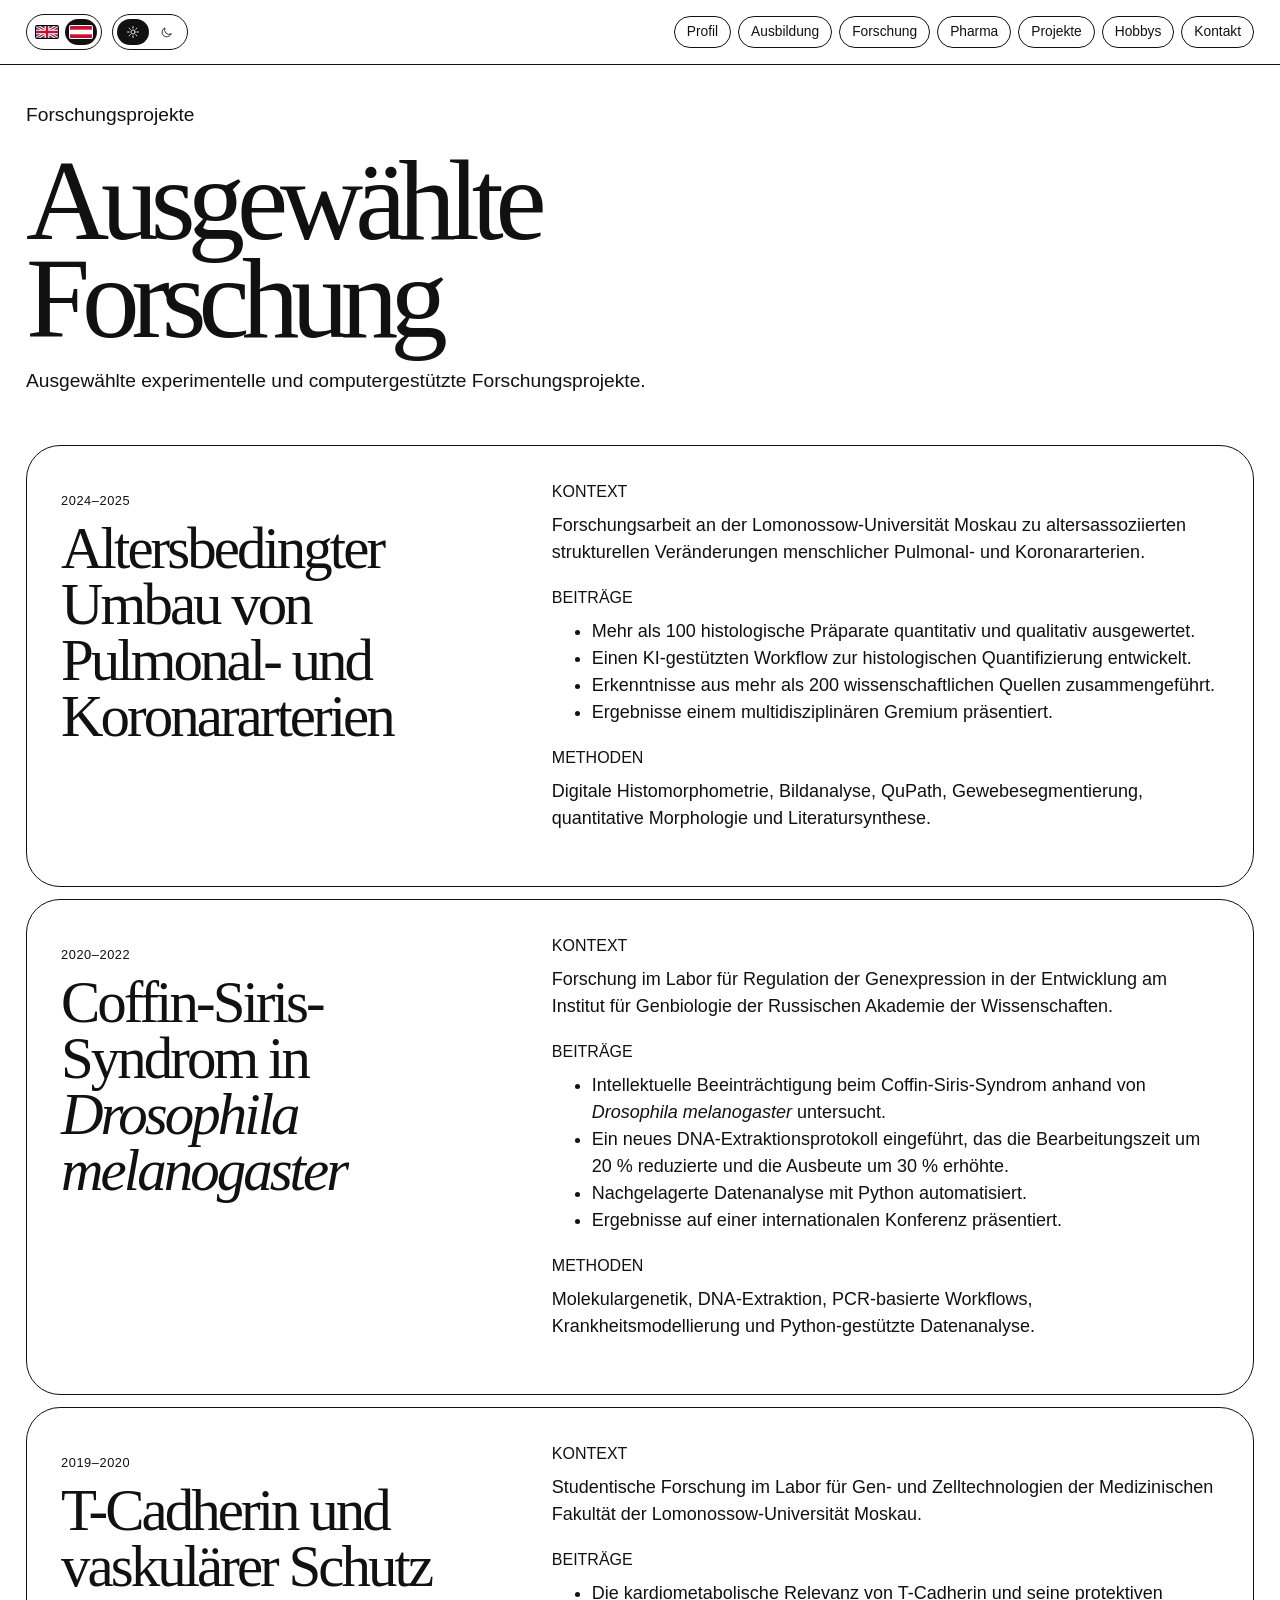
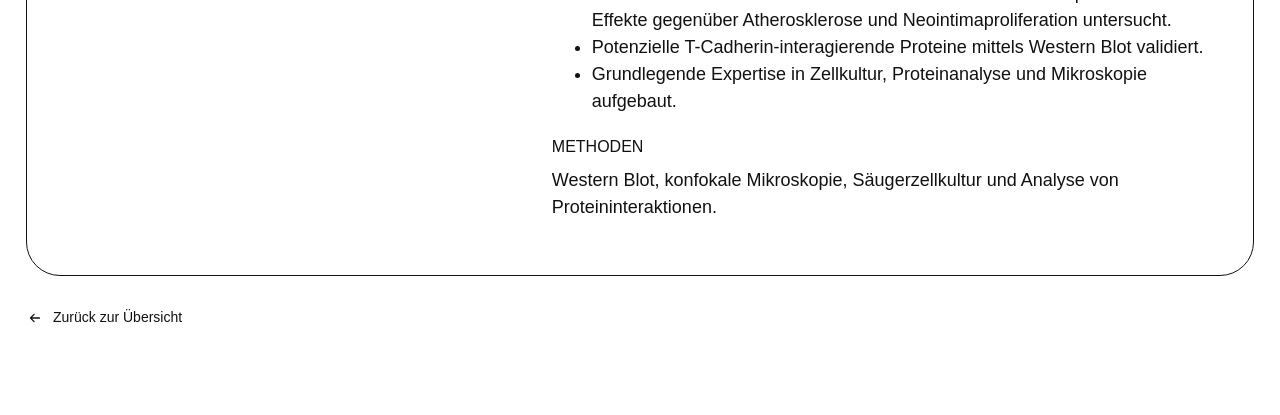
<file: research-de.html>
<!DOCTYPE html>
<html lang="de">
<head>
  <meta charset="UTF-8" />
  <meta name="viewport" content="width=device-width, initial-scale=1.0" />
  <meta name="description" content="Forschungsprojekte von Jaroslav Schmeidler." />
  <title>Forschung | Jaro Schmeidler</title>
  <script data-theme-init>try{document.documentElement.dataset.theme=localStorage.getItem("site-theme")||"light"}catch(e){document.documentElement.dataset.theme="light"}</script>
  <link rel="stylesheet" href="style.css?v=43" />
</head>
<body>
  <header class="site-header">
    <div class="header-left">
      <div class="language-switch lang-de" aria-label="Sprachauswahl">
      <a class="lang-link" href="research.html" lang="en" hreflang="en" aria-label="English"><span class="flag-frame" aria-hidden="true"><svg class="flag-icon" viewBox="0 0 30 18" preserveAspectRatio="none" xmlns="http://www.w3.org/2000/svg" aria-hidden="true" focusable="false"><g><rect width="30" height="18" fill="#21468B"/><path d="M-1 -1L31 19M31 -1L-1 19" stroke="#fff" stroke-width="4" stroke-linecap="butt"/><path d="M-1 -1L31 19M31 -1L-1 19" stroke="#C8102E" stroke-width="1.5" stroke-linecap="butt"/><path d="M15 0v18M0 9h30" stroke="#fff" stroke-width="6" stroke-linecap="butt"/><path d="M15 0v18M0 9h30" stroke="#C8102E" stroke-width="3.2" stroke-linecap="butt"/></g></svg></span></a>
      <a class="lang-link active" href="research-de.html" lang="de" hreflang="de" aria-label="Deutsch"><span class="flag-frame" aria-hidden="true"><svg class="flag-icon" viewBox="0 0 30 18" preserveAspectRatio="none" xmlns="http://www.w3.org/2000/svg" aria-hidden="true" focusable="false"><rect width="30" height="18" fill="#fff"/><rect width="30" height="6" y="0" fill="#C8102E"/><rect width="30" height="6" y="12" fill="#C8102E"/></svg></span></a>
    </div>
      <button class="theme-toggle" type="button" aria-label="Farbschema wechseln" aria-pressed="false" title="Hell / Dunkel">
      <span class="theme-track" aria-hidden="true">
        <svg class="theme-sun" viewBox="0 0 24 24"><circle cx="12" cy="12" r="3.5"/><path d="M12 2.5v3M12 18.5v3M2.5 12h3M18.5 12h3M5.3 5.3l2.1 2.1M16.6 16.6l2.1 2.1M18.7 5.3l-2.1 2.1M7.4 16.6l-2.1 2.1"/></svg>
        <svg class="theme-moon" viewBox="0 0 24 24"><path d="M19 15.5A8 8 0 0 1 8.5 5a8 8 0 1 0 10.5 10.5z"/></svg>
        <span class="theme-knob"></span>
      </span>
    </button>
    </div>
    <button class="menu-toggle" aria-expanded="false" aria-controls="main-nav"><span></span><span></span><b class="sr-only">Menü öffnen</b></button>
    <nav id="main-nav" class="nav"><a href="index-de.html#profile">Profil</a><a href="index-de.html#education">Ausbildung</a><a href="index-de.html#research">Forschung</a><a href="index-de.html#experience">Pharma</a><a href="index-de.html#projects">Projekte</a><a href="index-de.html#hobbies">Hobbys</a><a href="index-de.html#contact">Kontakt</a></nav>
  </header>
  <main class="research-page page-shell">
    <section class="subhero"><p class="kicker">Forschungsprojekte</p><h1>Ausgewählte<br>Forschung</h1><p>Ausgewählte experimentelle und computergestützte Forschungsprojekte.</p></section>
    <article class="project-detail" id="vascular-aging"><div class="project-detail-grid"><div><p class="meta">2024–2025</p><h2>Altersbedingter Umbau von Pulmonal- und Koronararterien</h2></div><div class="detail-copy"><h3>Kontext</h3><p>Forschungsarbeit an der Lomonossow-Universität Moskau zu altersassoziierten strukturellen Veränderungen menschlicher Pulmonal- und Koronararterien.</p><h3>Beiträge</h3><ul><li>Mehr als 100 histologische Präparate quantitativ und qualitativ ausgewertet.</li><li>Einen KI-gestützten Workflow zur histologischen Quantifizierung entwickelt.</li><li>Erkenntnisse aus mehr als 200 wissenschaftlichen Quellen zusammengeführt.</li><li>Ergebnisse einem multidisziplinären Gremium präsentiert.</li></ul><h3>Methoden</h3><p>Digitale Histomorphometrie, Bildanalyse, QuPath, Gewebesegmentierung, quantitative Morphologie und Literatursynthese.</p></div></div></article>
    <article class="project-detail" id="coffin-siris"><div class="project-detail-grid"><div><p class="meta">2020–2022</p><h2>Coffin-Siris-Syndrom in <em>Drosophila melanogaster</em></h2></div><div class="detail-copy"><h3>Kontext</h3><p>Forschung im Labor für Regulation der Genexpression in der Entwicklung am Institut für Genbiologie der Russischen Akademie der Wissenschaften.</p><h3>Beiträge</h3><ul><li>Intellektuelle Beeinträchtigung beim Coffin-Siris-Syndrom anhand von <em>Drosophila melanogaster</em> untersucht.</li><li>Ein neues DNA-Extraktionsprotokoll eingeführt, das die Bearbeitungszeit um 20 % reduzierte und die Ausbeute um 30 % erhöhte.</li><li>Nachgelagerte Datenanalyse mit Python automatisiert.</li><li>Ergebnisse auf einer internationalen Konferenz präsentiert.</li></ul><h3>Methoden</h3><p>Molekulargenetik, DNA-Extraktion, PCR-basierte Workflows, Krankheitsmodellierung und Python-gestützte Datenanalyse.</p></div></div></article>
    <article class="project-detail" id="t-cadherin"><div class="project-detail-grid"><div><p class="meta">2019–2020</p><h2>T-Cadherin und vaskulärer Schutz</h2></div><div class="detail-copy"><h3>Kontext</h3><p>Studentische Forschung im Labor für Gen- und Zelltechnologien der Medizinischen Fakultät der Lomonossow-Universität Moskau.</p><h3>Beiträge</h3><ul><li>Die kardiometabolische Relevanz von T-Cadherin und seine protektiven Effekte gegenüber Atherosklerose und Neointimaproliferation untersucht.</li><li>Potenzielle T-Cadherin-interagierende Proteine mittels Western Blot validiert.</li><li>Grundlegende Expertise in Zellkultur, Proteinanalyse und Mikroskopie aufgebaut.</li></ul><h3>Methoden</h3><p>Western Blot, konfokale Mikroskopie, Säugerzellkultur und Analyse von Proteininteraktionen.</p></div></div></article>
    <div class="back-row"><a href="index-de.html#research"><svg class="arrow-icon arrow-left" viewBox="0 0 20 20" aria-hidden="true" focusable="false"><path d="M15 10H5M9 6l-4 4 4 4"/></svg> Zurück zur Übersicht</a></div>
  </main>
  <script src="script.js?v=42"></script>
</body>
</html>
</file>
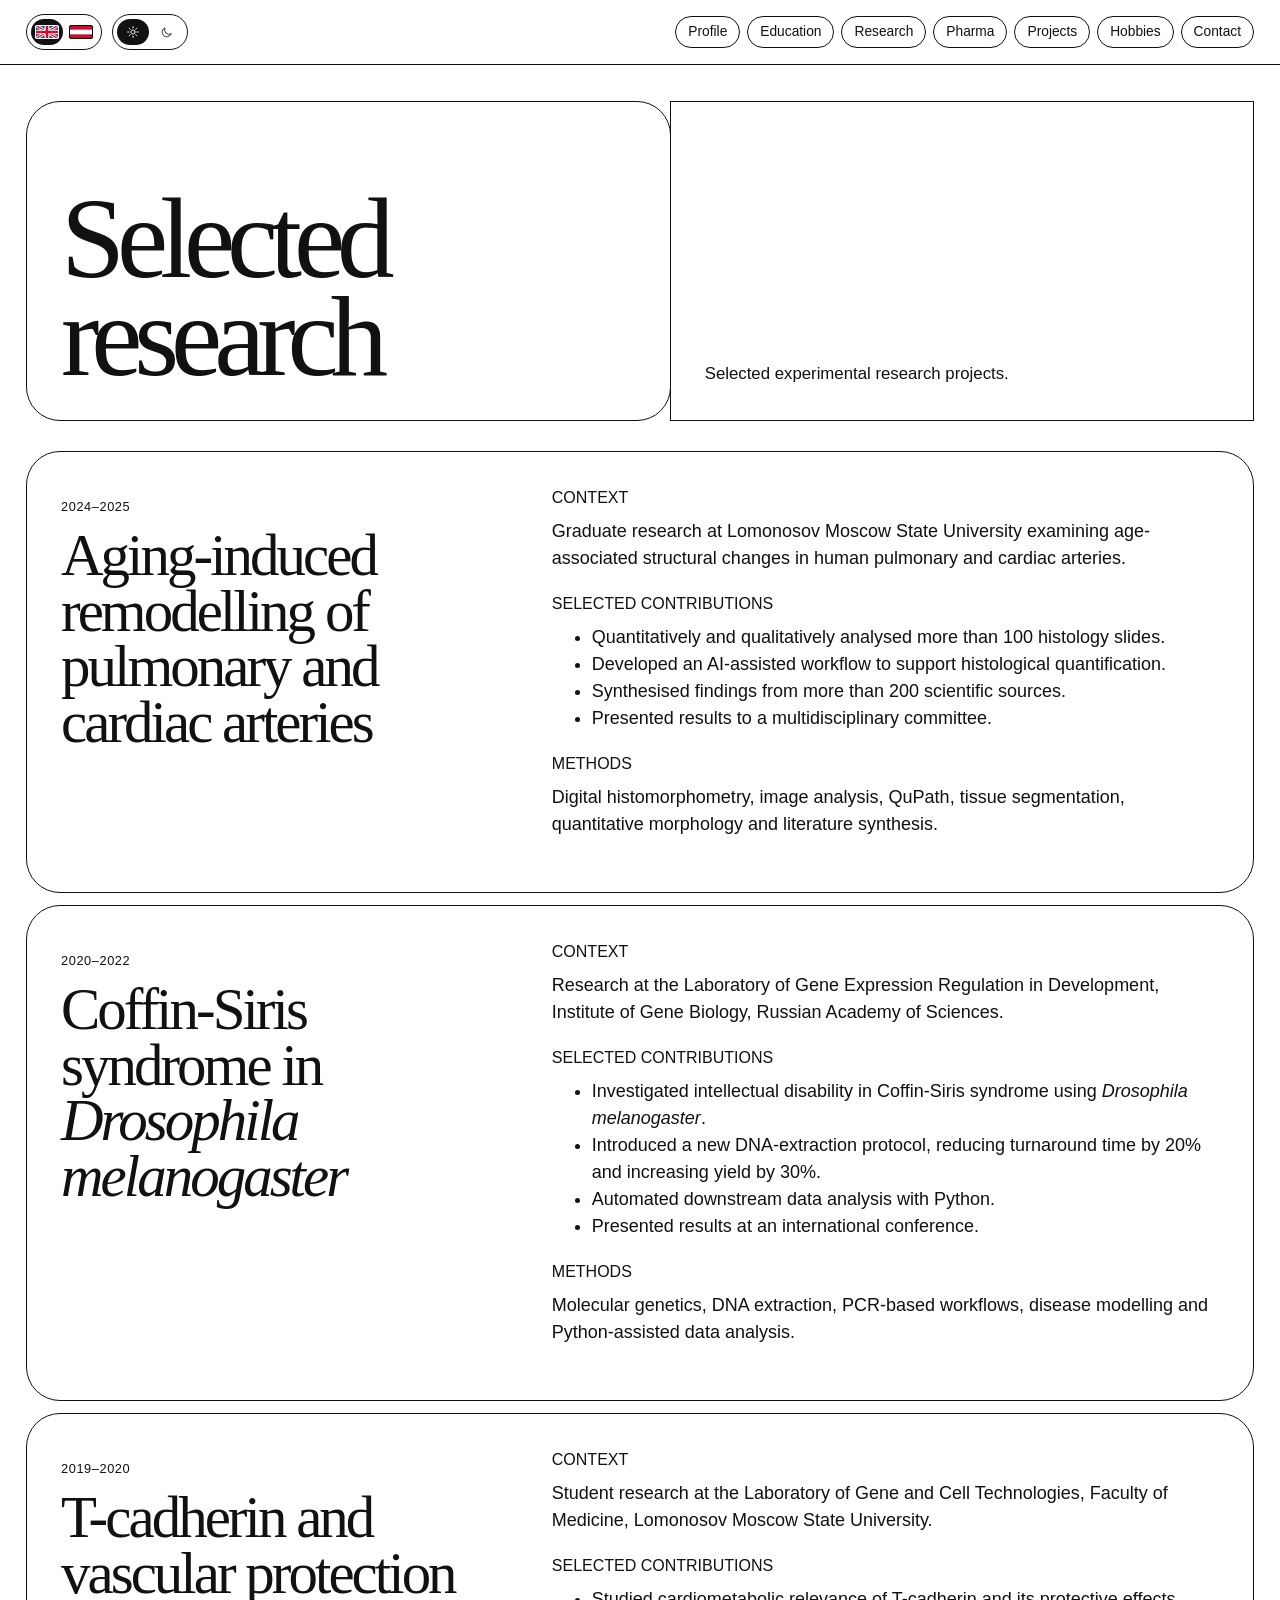
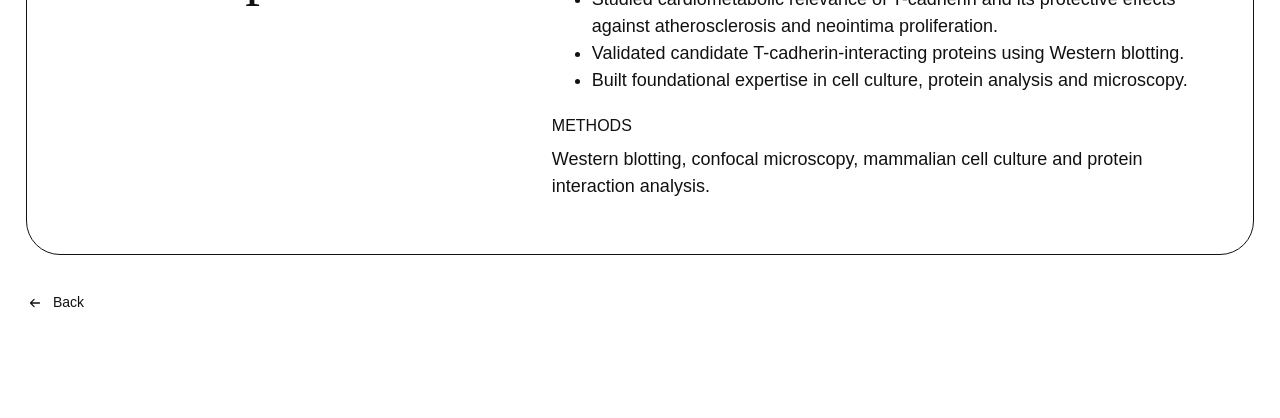
<file: research.html>
<!DOCTYPE html>
<html lang="en">
<head>
  <meta charset="UTF-8" />
  <meta name="viewport" content="width=device-width, initial-scale=1.0" />
  <meta
    name="description"
    content="Research projects by Jaroslav Schmeidler."
  />

  <title>Jaro Schmeidler | Research</title>

  <link
    rel="icon"
    href="data:image/svg+xml,%3Csvg xmlns='http://www.w3.org/2000/svg' viewBox='0 0 64 64'%3E%3Crect x='1' y='1' width='62' height='62' rx='16' fill='white' stroke='black' stroke-width='2'/%3E%3Ctext x='32' y='47' text-anchor='middle' font-family='Georgia,serif' font-size='48' fill='black'%3ER%3C/text%3E%3C/svg%3E"
  />

  <script data-theme-init>
    try {
      document.documentElement.dataset.theme =
        localStorage.getItem("site-theme") || "light";
    } catch (e) {
      document.documentElement.dataset.theme = "light";
    }
  </script>

  <link rel="stylesheet" href="style.css?v=44" />

  <style>
    .research-hero{
      display:grid;
      grid-template-columns:1.05fr .95fr;
      gap:0;
      padding:36px 0 30px;
    }

    .research-hero-main,
    .research-hero-copy{
      border:1px solid var(--page-line);
      background:transparent;
      color:var(--page-fg);
    }

    .research-hero-main{
      position:relative;
      z-index:2;
      min-height:320px;
      display:flex;
      align-items:flex-end;
      padding:34px;
      border-radius:var(--radius);
    }

    .research-hero-copy{
      position:relative;
      z-index:1;
      min-height:320px;
      display:flex;
      align-items:flex-end;
      padding:34px;
      margin-left:-1px;
      border-radius:0;
    }

    .research-hero-main h1{
      margin:0;
      font-family:var(--font-serif);
      font-size:clamp(4rem,9vw,9rem);
      line-height:.85;
      font-weight:400;
      letter-spacing:-.07em;
    }

    .research-hero-copy p{
      margin:0;
      max-width:560px;
      font-family:var(--font-sans);
      font-size:1.05rem;
      line-height:1.5;
      font-weight:300;
    }

    /* Back link – same appearance as LSDA */
    .research-back{
      margin:18px 0;
    }

    .research-back a{
      display:inline-flex;
      align-items:center;
      gap:9px;
      font-family:var(--font-sans) !important;
      font-size:14px !important;
      line-height:1.25;
      font-weight:400 !important;
      color:inherit;
      text-decoration:none;
    }

    .research-back .arrow-icon.arrow-left{
      display:block !important;
      width:18px !important;
      height:18px !important;
      flex:0 0 18px !important;
      margin:0 !important;
      vertical-align:0 !important;
      fill:none !important;
      stroke:currentColor !important;
      stroke-width:1.4 !important;
      stroke-linecap:round !important;
      stroke-linejoin:round !important;
    }

    .research-back a:hover{
      text-decoration:underline;
      text-underline-offset:4px;
    }

    @media(max-width:760px){
      .research-hero{
        grid-template-columns:1fr;
      }

      .research-hero-main,
      .research-hero-copy{
        min-height:0;
        padding:28px 24px;
      }

      .research-hero-main{
        min-height:250px;
      }

      .research-hero-copy{
        margin-left:0;
        margin-top:-1px;
      }

      .research-hero-main h1{
        font-size:clamp(3.7rem,18vw,5.6rem);
      }
    }
  </style>
</head>

<body>

  <header class="site-header">

    <div class="header-left">

      <div class="language-switch lang-en" aria-label="Language selection">

        <a
          class="lang-link active"
          href="research.html"
          lang="en"
          hreflang="en"
          aria-label="English"
        >
          <span class="flag-frame" aria-hidden="true">
            <svg
              class="flag-icon"
              viewBox="0 0 30 18"
              preserveAspectRatio="none"
              xmlns="http://www.w3.org/2000/svg"
              aria-hidden="true"
              focusable="false"
            >
              <g>
                <rect width="30" height="18" fill="#21468B" />

                <path
                  d="M-1 -1L31 19M31 -1L-1 19"
                  stroke="#fff"
                  stroke-width="4"
                  stroke-linecap="butt"
                />

                <path
                  d="M-1 -1L31 19M31 -1L-1 19"
                  stroke="#C8102E"
                  stroke-width="1.5"
                  stroke-linecap="butt"
                />

                <path
                  d="M15 0v18M0 9h30"
                  stroke="#fff"
                  stroke-width="6"
                  stroke-linecap="butt"
                />

                <path
                  d="M15 0v18M0 9h30"
                  stroke="#C8102E"
                  stroke-width="3.2"
                  stroke-linecap="butt"
                />
              </g>
            </svg>
          </span>
        </a>


        <a
          class="lang-link"
          href="research-de.html"
          lang="de"
          hreflang="de"
          aria-label="Deutsch"
        >
          <span class="flag-frame" aria-hidden="true">
            <svg
              class="flag-icon"
              viewBox="0 0 30 18"
              preserveAspectRatio="none"
              xmlns="http://www.w3.org/2000/svg"
              aria-hidden="true"
              focusable="false"
            >
              <rect width="30" height="18" fill="#fff" />
              <rect width="30" height="6" y="0" fill="#C8102E" />
              <rect width="30" height="6" y="12" fill="#C8102E" />
            </svg>
          </span>
        </a>

      </div>


      <button
        class="theme-toggle"
        type="button"
        aria-label="Toggle colour scheme"
        aria-pressed="false"
        title="Light / dark mode"
      >
        <span class="theme-track" aria-hidden="true">

          <svg class="theme-sun" viewBox="0 0 24 24">
            <circle cx="12" cy="12" r="3.5" />
            <path
              d="M12 2.5v3M12 18.5v3M2.5 12h3M18.5 12h3M5.3 5.3l2.1 2.1M16.6 16.6l2.1 2.1M18.7 5.3l-2.1 2.1M7.4 16.6l-2.1 2.1"
            />
          </svg>

          <svg class="theme-moon" viewBox="0 0 24 24">
            <path d="M19 15.5A8 8 0 0 1 8.5 5a8 8 0 1 0 10.5 10.5z" />
          </svg>

          <span class="theme-knob"></span>

        </span>
      </button>

    </div>


    <button
      class="menu-toggle"
      aria-expanded="false"
      aria-controls="main-nav"
    >
      <span></span>
      <span></span>
      <b class="sr-only">Open menu</b>
    </button>


    <nav id="main-nav" class="nav">
      <a href="index.html#profile">Profile</a>
      <a href="index.html#education">Education</a>
      <a href="index.html#research">Research</a>
      <a href="index.html#experience">Pharma</a>
      <a href="index.html#projects">Projects</a>
      <a href="index.html#hobbies">Hobbies</a>
      <a href="index.html#contact">Contact</a>
    </nav>

  </header>


  <main class="research-page page-shell">


    <section class="research-hero">

      <div class="research-hero-main">
        <h1>
          Selected<br />
          research
        </h1>
      </div>

      <div class="research-hero-copy">
        <p>
          Selected experimental research projects.
        </p>
      </div>

    </section>


    <article class="project-detail" id="vascular-aging">

      <div class="project-detail-grid">

        <div>
          <p class="meta">2024–2025</p>
          <h2>
            Aging-induced remodelling of pulmonary and cardiac arteries
          </h2>
        </div>

        <div class="detail-copy">

          <h3>Context</h3>

          <p>
            Graduate research at Lomonosov Moscow State University
            examining age-associated structural changes in human
            pulmonary and cardiac arteries.
          </p>

          <h3>Selected contributions</h3>

          <ul>
            <li>
              Quantitatively and qualitatively analysed more than
              100 histology slides.
            </li>

            <li>
              Developed an AI-assisted workflow to support
              histological quantification.
            </li>

            <li>
              Synthesised findings from more than 200 scientific sources.
            </li>

            <li>
              Presented results to a multidisciplinary committee.
            </li>
          </ul>

          <h3>Methods</h3>

          <p>
            Digital histomorphometry, image analysis, QuPath,
            tissue segmentation, quantitative morphology and
            literature synthesis.
          </p>

        </div>

      </div>

    </article>


    <article class="project-detail" id="coffin-siris">

      <div class="project-detail-grid">

        <div>
          <p class="meta">2020–2022</p>

          <h2>
            Coffin-Siris syndrome in
            <em>Drosophila melanogaster</em>
          </h2>
        </div>

        <div class="detail-copy">

          <h3>Context</h3>

          <p>
            Research at the Laboratory of Gene Expression Regulation
            in Development, Institute of Gene Biology,
            Russian Academy of Sciences.
          </p>

          <h3>Selected contributions</h3>

          <ul>
            <li>
              Investigated intellectual disability in Coffin-Siris
              syndrome using <em>Drosophila melanogaster</em>.
            </li>

            <li>
              Introduced a new DNA-extraction protocol, reducing
              turnaround time by 20% and increasing yield by 30%.
            </li>

            <li>
              Automated downstream data analysis with Python.
            </li>

            <li>
              Presented results at an international conference.
            </li>
          </ul>

          <h3>Methods</h3>

          <p>
            Molecular genetics, DNA extraction, PCR-based workflows,
            disease modelling and Python-assisted data analysis.
          </p>

        </div>

      </div>

    </article>


    <article class="project-detail" id="t-cadherin">

      <div class="project-detail-grid">

        <div>
          <p class="meta">2019–2020</p>

          <h2>
            T-cadherin and vascular protection
          </h2>
        </div>

        <div class="detail-copy">

          <h3>Context</h3>

          <p>
            Student research at the Laboratory of Gene and Cell
            Technologies, Faculty of Medicine,
            Lomonosov Moscow State University.
          </p>

          <h3>Selected contributions</h3>

          <ul>
            <li>
              Studied cardiometabolic relevance of T-cadherin and
              its protective effects against atherosclerosis and
              neointima proliferation.
            </li>

            <li>
              Validated candidate T-cadherin-interacting proteins
              using Western blotting.
            </li>

            <li>
              Built foundational expertise in cell culture,
              protein analysis and microscopy.
            </li>
          </ul>

          <h3>Methods</h3>

          <p>
            Western blotting, confocal microscopy, mammalian cell culture
            and protein interaction analysis.
          </p>

        </div>

      </div>

    </article>


    <div class="back-row research-back">

      <a
        href="https://schmeidler.at/index.html#research"
        aria-label="Back"
      >

        <svg
          aria-hidden="true"
          class="arrow-icon arrow-left"
          focusable="false"
          viewBox="0 0 20 20"
          width="18"
          height="18"
          fill="none"
          stroke="currentColor"
          stroke-width="1.4"
          stroke-linecap="round"
          stroke-linejoin="round"
        >
          <path d="M15 10H5M9 6l-4 4 4 4"></path>
        </svg>

        Back

      </a>

    </div>


  </main>


  <script src="script.js?v=42"></script>

</body>
</html>
</file>
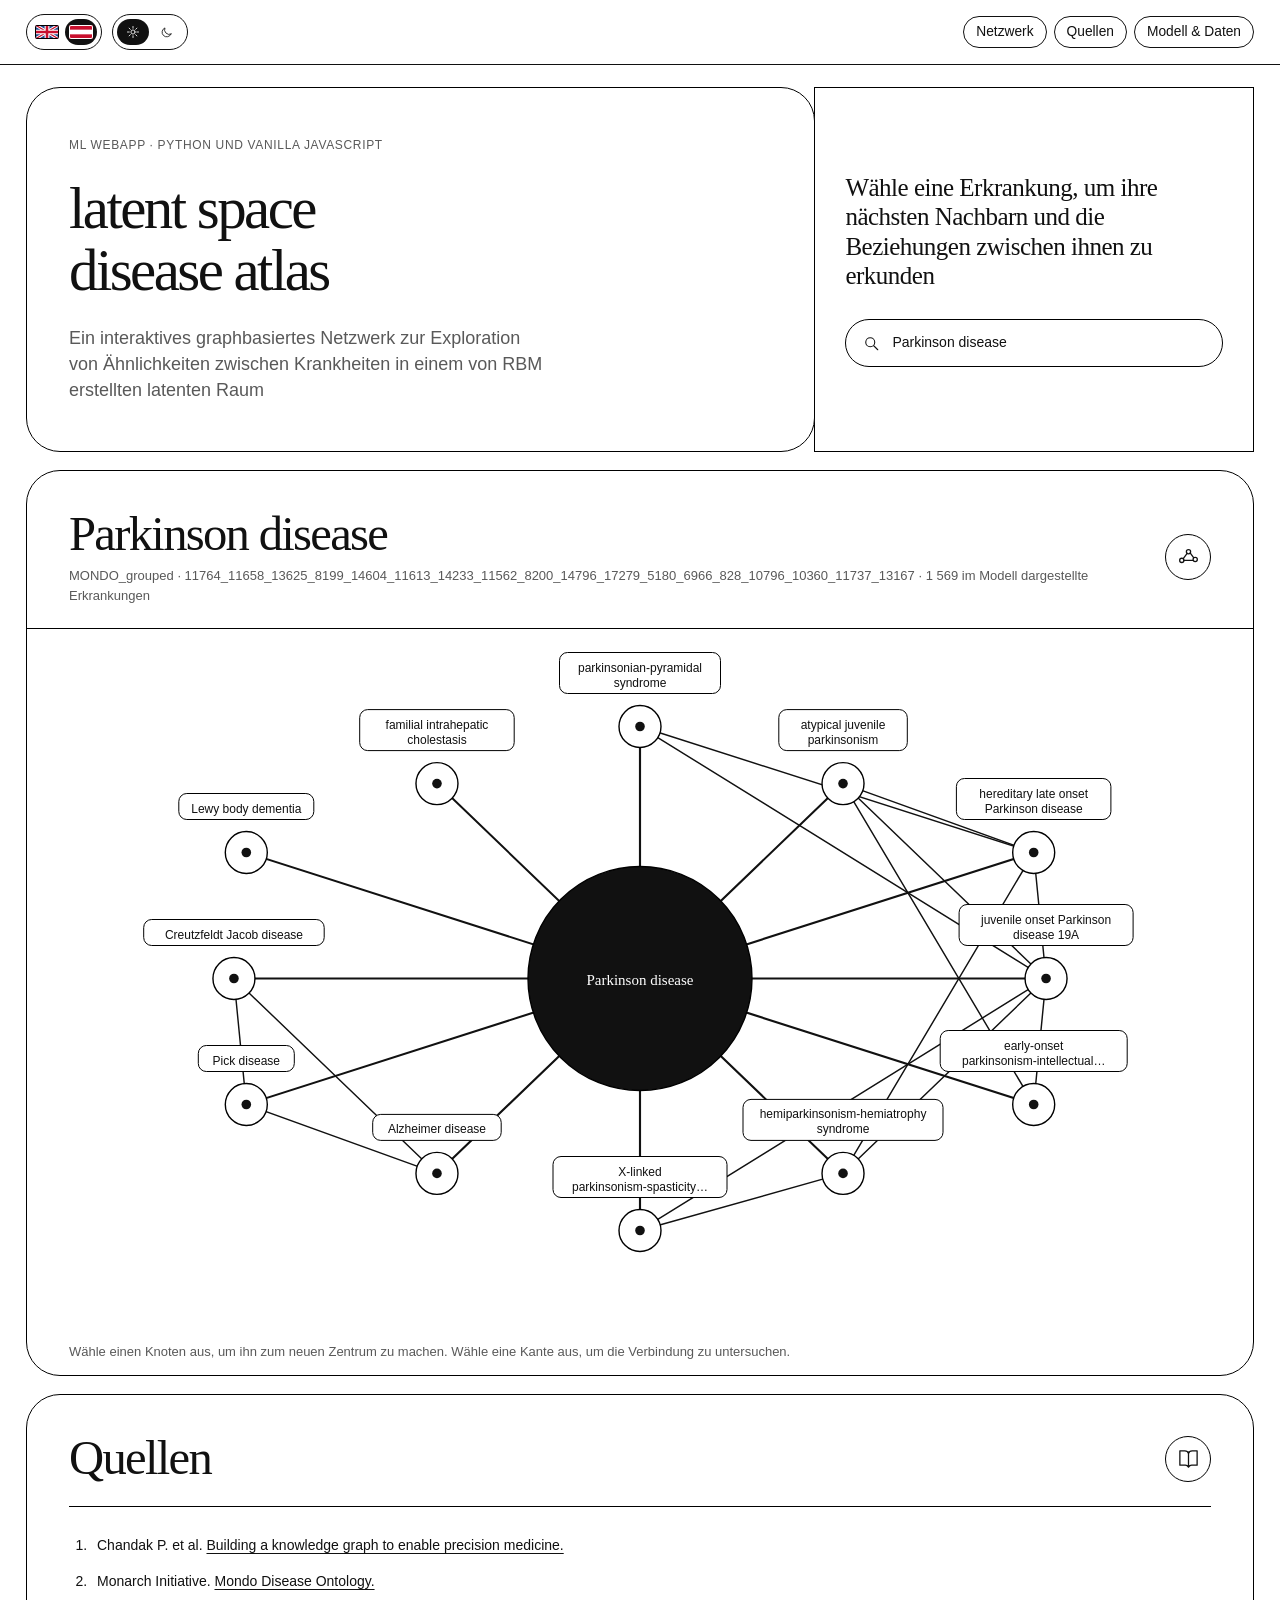
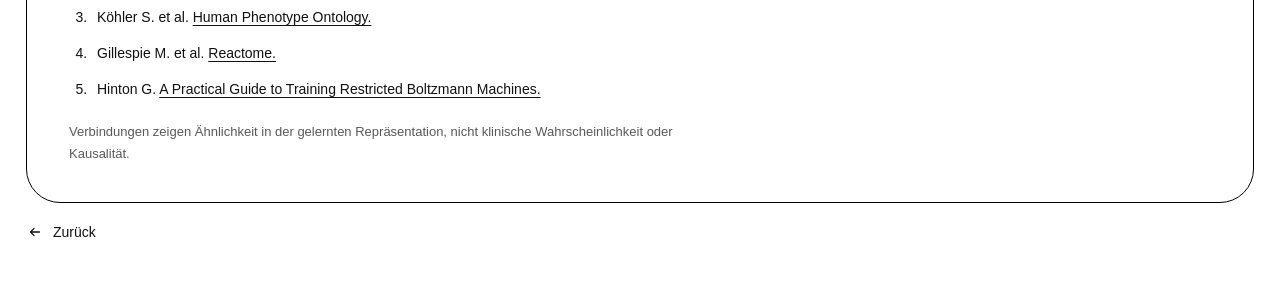
<file: lsda/index-de.html>
<!doctype html>
<html lang="de">
<head>
  <meta charset="utf-8">
  <meta name="viewport" content="width=device-width,initial-scale=1">
  <meta name="color-scheme" content="light dark">
  <meta name="theme-color" content="#ffffff">
  <meta name="description" content="Interaktives graphbasiertes Netzwerk verwandter Erkrankungen in einem RBM-Latenzraum.">
  <title>latent space disease atlas</title>
  <link rel="icon" type="image/svg+xml" href="data:image/svg+xml,%3Csvg xmlns='http://www.w3.org/2000/svg' viewBox='0 0 64 64'%3E%3Crect x='1' y='1' width='62' height='62' rx='16' fill='white' stroke='black' stroke-width='2'/%3E%3Ctext x='32' y='59.4' text-anchor='middle' font-family='Georgia,serif' font-size='48' fill='black'%3E*%3C/text%3E%3C/svg%3E">
  <script data-theme-init>
    try {
      document.documentElement.dataset.theme = localStorage.getItem('disease-network-theme') || 'light';
    } catch {
      document.documentElement.dataset.theme = 'light';
    }
  </script>
  <link rel="stylesheet" href="style.css?v=49">
  <script src="app.js?v=47" defer></script>
</head>
<body>
  <header class="site-header">
    <div class="header-left">
      <div class="language-switch lang-de" aria-label="Sprachauswahl">
        <a class="lang-link" href="index.html" lang="en" hreflang="en" aria-label="English">
          <span class="flag-frame" aria-hidden="true">
            <svg class="flag-icon" viewBox="0 0 30 18" preserveAspectRatio="none" xmlns="http://www.w3.org/2000/svg" aria-hidden="true" focusable="false">
              <g>
                <rect width="30" height="18" fill="#21468B" />
                <path d="M-1 -1L31 19M31 -1L-1 19" stroke="#fff" stroke-width="4" stroke-linecap="butt" />
                <path d="M-1 -1L31 19M31 -1L-1 19" stroke="#C8102E" stroke-width="1.5" stroke-linecap="butt" />
                <path d="M15 0v18M0 9h30" stroke="#fff" stroke-width="6" stroke-linecap="butt" />
                <path d="M15 0v18M0 9h30" stroke="#C8102E" stroke-width="3.2" stroke-linecap="butt" />
              </g>
            </svg>
          </span>
        </a>
        <a class="lang-link active" href="index-de.html" lang="de" hreflang="de" aria-label="Deutsch" aria-current="page">
          <span class="flag-frame" aria-hidden="true">
            <svg class="flag-icon" viewBox="0 0 30 18" preserveAspectRatio="none" xmlns="http://www.w3.org/2000/svg" aria-hidden="true" focusable="false">
              <rect width="30" height="18" fill="#fff" />
              <rect width="30" height="6" y="0" fill="#C8102E" />
              <rect width="30" height="6" y="12" fill="#C8102E" />
            </svg>
          </span>
        </a>
      </div>

      <button class="theme-toggle" id="themeToggle" type="button" aria-label="Farbschema wechseln" aria-pressed="false" title="Hell / dunkel">
        <span class="theme-track" aria-hidden="true">
          <svg class="theme-sun" viewBox="0 0 24 24">
            <circle cx="12" cy="12" r="3.5"></circle>
            <path d="M12 2.5v3M12 18.5v3M2.5 12h3M18.5 12h3M5.3 5.3l2.1 2.1M16.6 16.6l2.1 2.1M18.7 5.3l-2.1 2.1M7.4 16.6l-2.1 2.1"></path>
          </svg>
          <svg class="theme-moon" viewBox="0 0 24 24">
            <path d="M19 15.5A8 8 0 0 1 8.5 5a8 8 0 1 0 10.5 10.5z"></path>
          </svg>
          <span class="theme-knob"></span>
        </span>
      </button>
    </div>

    <button class="menu-toggle" id="menuToggle" type="button" aria-expanded="false" aria-controls="main-nav" aria-label="Menü öffnen">
      <span></span>
      <span></span>
      <b class="sr-only">Menü öffnen</b>
    </button>

    <nav id="main-nav" class="nav" aria-label="Bereiche">
      <a href="#network">Netzwerk</a>
      <a href="#sources">Quellen</a>
      <button class="nav-control" id="methodButton" type="button">Modell &amp; Daten</button>
    </nav>
  </header>

  <main class="page-shell">
    <section class="hero" aria-labelledby="pageTitle">
      <div class="hero-title-card">
        <p class="hero-project-kicker">ML WEBAPP · PYTHON UND VANILLA JAVASCRIPT</p>
        <h1 id="pageTitle"><span>latent space disease atlas</span></h1>
        <p class="hero-project-subtitle">Ein interaktives graphbasiertes Netzwerk zur Exploration von Ähnlichkeiten zwischen Krankheiten in einem von RBM erstellten latenten Raum</p>
      </div>

      <div class="hero-search-card">
        <div class="hero-copy-wrap">
          <p class="hero-copy">Wähle eine Erkrankung, um ihre nächsten Nachbarn und die Beziehungen zwischen ihnen zu erkunden</p>
        </div>

        <div class="search-area">
          <div class="search-box">
            <svg viewBox="0 0 24 24" aria-hidden="true">
              <circle cx="11" cy="11" r="6"></circle>
              <line x1="16" y1="16" x2="21" y2="21"></line>
            </svg>
            <input id="search" type="search" placeholder="Name oder MONDO-ID…" autocomplete="off" aria-controls="searchResults">
          </div>
          <div id="searchResults" class="search-results" aria-label="Suchergebnisse"></div>
        </div>
      </div>
    </section>

    <section class="network-card" id="network" aria-labelledby="diseaseName">
      <div class="network-heading">
        <div class="network-title-wrap">
          <h2 id="diseaseName">Modell wird geladen…</h2>
          <p id="diseaseMeta" class="disease-meta"></p>
        </div>
        <span class="network-icon" aria-hidden="true">
          <svg viewBox="0 0 24 24">
            <circle cx="5" cy="15" r="2.2"></circle>
            <circle cx="12" cy="6" r="2.2"></circle>
            <circle cx="19" cy="14" r="2.2"></circle>
            <path d="M6.5 13.2 10.6 7.8M13.9 7.4l3.4 4.8M7.2 15h9.6"></path>
          </svg>
        </span>
      </div>

      <div id="graph" class="graph" aria-busy="true">
        <div class="graph-empty">Netzwerk wird geladen…</div>
      </div>

      <div class="graph-note">
        <span>Wähle einen Knoten aus, um ihn zum neuen Zentrum zu machen. Wähle eine Kante aus, um die Verbindung zu untersuchen.</span>
      </div>
    </section>

    <section class="sources-card" id="sources" aria-labelledby="sourcesTitle">
      <div class="sources-heading">
        <h2 id="sourcesTitle">Quellen</h2>
        <span class="sources-icon" aria-hidden="true">
          <svg viewBox="0 0 24 24">
            <path d="M12 5v16M3 4h5a4 4 0 0 1 4 3 4 4 0 0 1 4-3h5v15h-5a4 4 0 0 0-4 2 4 4 0 0 0-4-2H3z"></path>
          </svg>
        </span>
      </div>
      <div class="sources-body">
        <div class="sources">
          <ol>
            <li>Chandak P. et al. <a href="https://doi.org/10.1038/s41597-023-01960-3" target="_blank" rel="noopener">Building a knowledge graph to enable precision medicine.</a></li>
            <li>Monarch Initiative. <a href="https://mondo.monarchinitiative.org/" target="_blank" rel="noopener">Mondo Disease Ontology.</a></li>
            <li>Köhler S. et al. <a href="https://hpo.jax.org/" target="_blank" rel="noopener">Human Phenotype Ontology.</a></li>
            <li>Gillespie M. et al. <a href="https://reactome.org/" target="_blank" rel="noopener">Reactome.</a></li>
            <li>Hinton G. <a href="https://www.cs.toronto.edu/~hinton/absps/guideTR.pdf" target="_blank" rel="noopener">A Practical Guide to Training Restricted Boltzmann Machines.</a></li>
          </ol>
        </div>
        <p class="sources-note">Verbindungen zeigen Ähnlichkeit in der gelernten Repräsentation, nicht klinische Wahrscheinlichkeit oder Kausalität.</p>
      </div>
    </section>
      <div id="status" class="sr-only" role="status" aria-live="polite"></div>
      <div class="back-row">
        <a href="https://schmeidler.at/index-de.html#projects">
            <svg aria-hidden="true" class="arrow-icon arrow-left" focusable="false" viewbox="0 0 20 20">
                <path d="M15 10H5M9 6l-4 4 4 4">
                </path>
            </svg>
            Zurück
        </a>
    </div>
  </main>

  <dialog id="methodDialog">
    <div class="dialog-heading">
      <div><h2>Modell &amp; Daten</h2></div>
        <a id="closeDialog" class="dialog-back" href="#network" aria-label="Zurück zum Netzwerk">
          Zurück
            <svg
              aria-hidden="true"
              class="arrow-icon arrow-up-right"
              focusable="false"
              viewBox="0 0 20 20"
              width="18"
              height="18"
              fill="none"
              stroke="currentColor"
              stroke-width="1.4"
              stroke-linecap="round"
              stroke-linejoin="round"
            >
              <path d="M5 15L15 5M8 5h7v7"></path>
            </svg>
        </a>
    </div>
    <div id="methodContent"></div>
  </dialog>

</body>
</html>
</file>
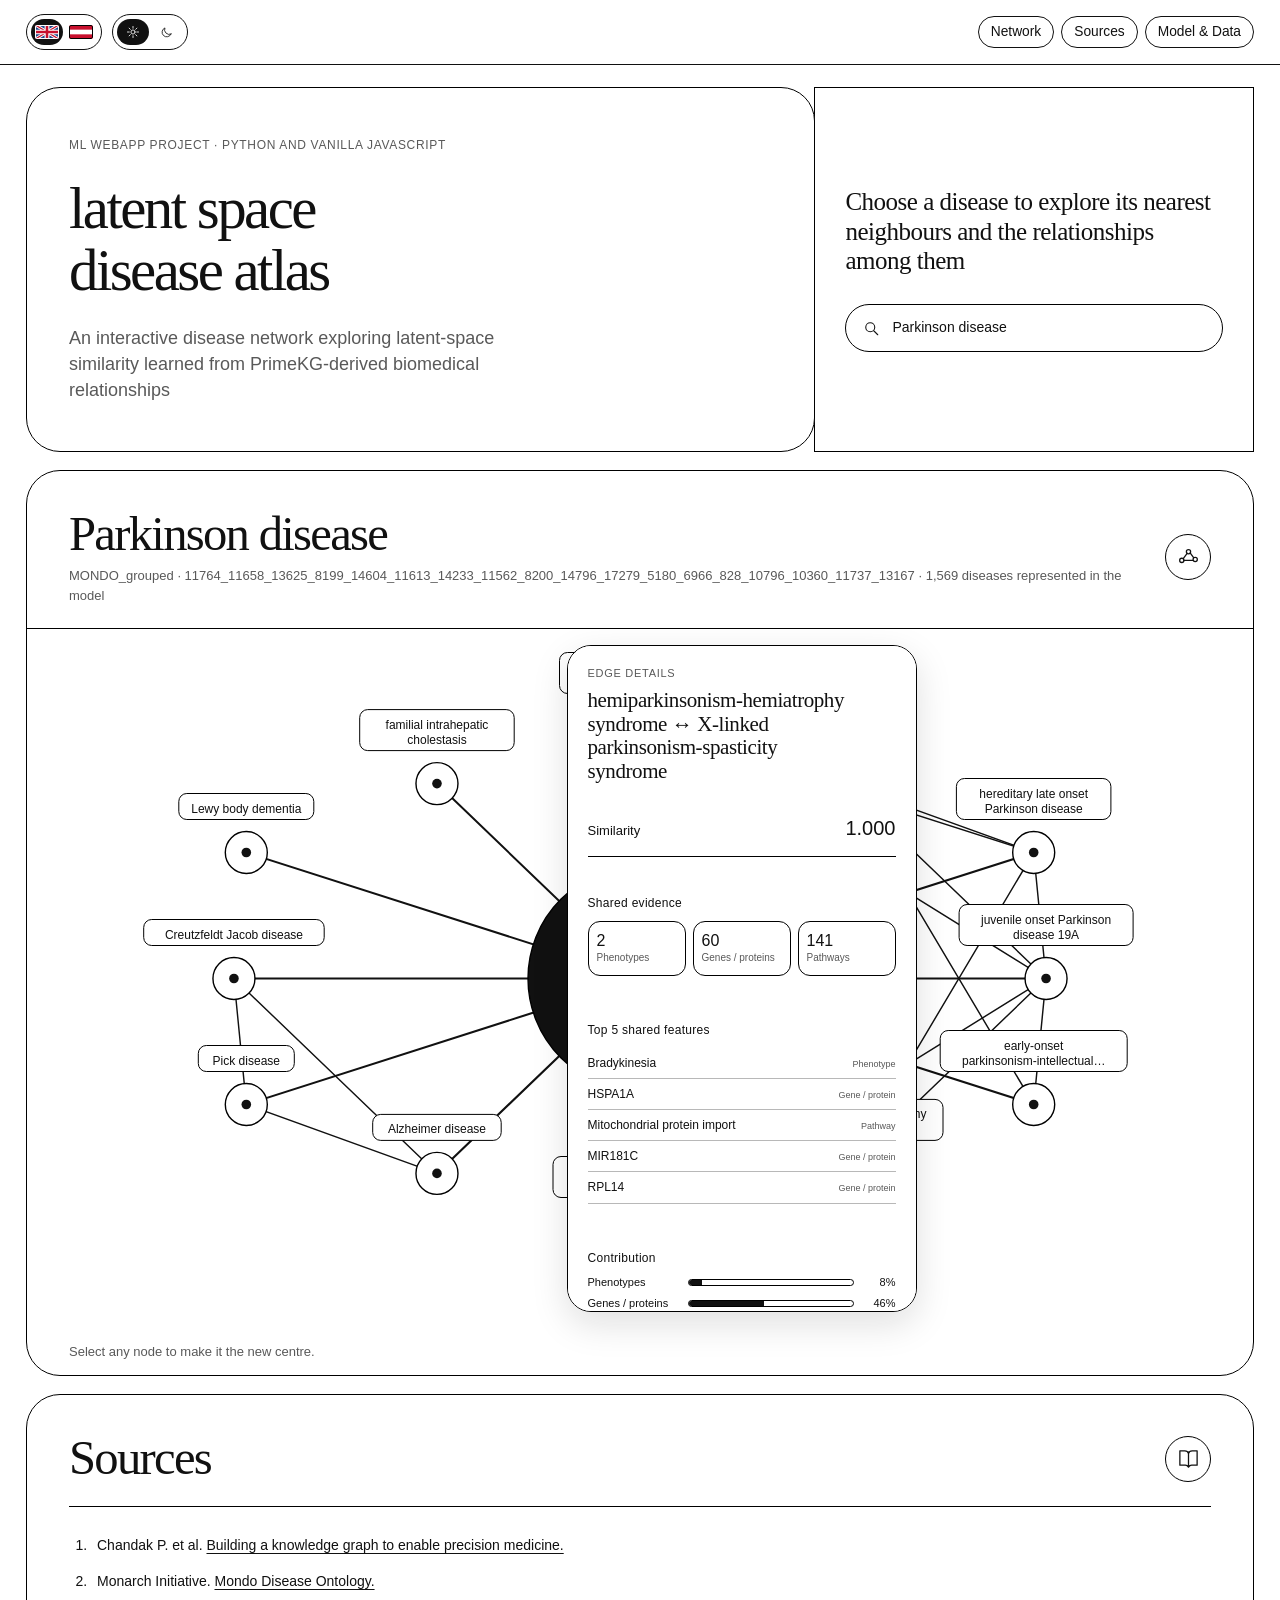
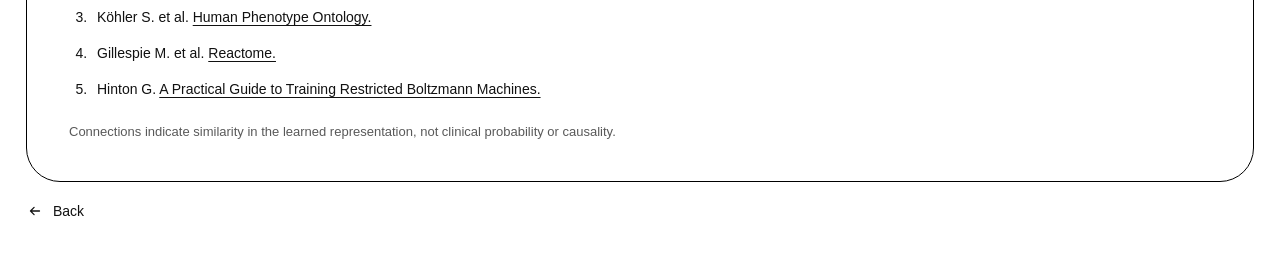
<file: lsda/qa.html>
<!doctype html>
<html lang="en">
<head>
  <meta charset="utf-8">
  <meta name="viewport" content="width=device-width,initial-scale=1">
  <meta name="color-scheme" content="light dark">
  <meta name="theme-color" content="#ffffff">
  <meta name="description" content="Interactive network of related diseases in an RBM latent space.">
  <title>latent space disease atlas</title>
  <link rel="icon" type="image/svg+xml" href="data:image/svg+xml,%3Csvg xmlns='http://www.w3.org/2000/svg' viewBox='0 0 64 64'%3E%3Crect x='1' y='1' width='62' height='62' rx='16' fill='white' stroke='black' stroke-width='2'/%3E%3Ctext x='32' y='59.4' text-anchor='middle' font-family='Georgia,serif' font-size='48' fill='black'%3E*%3C/text%3E%3C/svg%3E">
  <script data-theme-init>
    try {
      document.documentElement.dataset.theme = localStorage.getItem('disease-network-theme') || 'light';
    } catch {
      document.documentElement.dataset.theme = 'light';
    }
  </script>
  <link rel="stylesheet" href="style.css?v=47">
  <script src="app.js?v=47" defer></script>
  <script>
    const qaTimer = setInterval(() => {
      const edge = document.querySelector('.edge-link');
      if(edge){
        edge.dispatchEvent(new MouseEvent('click', {bubbles:true}));
        clearInterval(qaTimer);
      }
    }, 100);
  </script>
</head>
<body>
  <header class="site-header">
    <div class="header-left">
      <div class="language-switch lang-en" aria-label="Language selection">
        <a class="lang-link active" href="index.html" lang="en" hreflang="en" aria-label="English" aria-current="page">
          <span class="flag-frame" aria-hidden="true">
            <svg class="flag-icon" viewBox="0 0 30 18" preserveAspectRatio="none" xmlns="http://www.w3.org/2000/svg" aria-hidden="true" focusable="false">
              <g>
                <rect width="30" height="18" fill="#21468B" />
                <path d="M-1 -1L31 19M31 -1L-1 19" stroke="#fff" stroke-width="4" stroke-linecap="butt" />
                <path d="M-1 -1L31 19M31 -1L-1 19" stroke="#C8102E" stroke-width="1.5" stroke-linecap="butt" />
                <path d="M15 0v18M0 9h30" stroke="#fff" stroke-width="6" stroke-linecap="butt" />
                <path d="M15 0v18M0 9h30" stroke="#C8102E" stroke-width="3.2" stroke-linecap="butt" />
              </g>
            </svg>
          </span>
        </a>
        <a class="lang-link" href="index-de.html" lang="de" hreflang="de" aria-label="Deutsch">
          <span class="flag-frame" aria-hidden="true">
            <svg class="flag-icon" viewBox="0 0 30 18" preserveAspectRatio="none" xmlns="http://www.w3.org/2000/svg" aria-hidden="true" focusable="false">
              <rect width="30" height="18" fill="#fff" />
              <rect width="30" height="6" y="0" fill="#C8102E" />
              <rect width="30" height="6" y="12" fill="#C8102E" />
            </svg>
          </span>
        </a>
      </div>

      <button class="theme-toggle" id="themeToggle" type="button" aria-label="Toggle colour scheme" aria-pressed="false" title="Light / dark mode">
        <span class="theme-track" aria-hidden="true">
          <svg class="theme-sun" viewBox="0 0 24 24">
            <circle cx="12" cy="12" r="3.5"></circle>
            <path d="M12 2.5v3M12 18.5v3M2.5 12h3M18.5 12h3M5.3 5.3l2.1 2.1M16.6 16.6l2.1 2.1M18.7 5.3l-2.1 2.1M7.4 16.6l-2.1 2.1"></path>
          </svg>
          <svg class="theme-moon" viewBox="0 0 24 24">
            <path d="M19 15.5A8 8 0 0 1 8.5 5a8 8 0 1 0 10.5 10.5z"></path>
          </svg>
          <span class="theme-knob"></span>
        </span>
      </button>
    </div>

    <button class="menu-toggle" id="menuToggle" type="button" aria-expanded="false" aria-controls="main-nav" aria-label="Open menu">
      <span></span>
      <span></span>
      <b class="sr-only">Open menu</b>
    </button>

    <nav id="main-nav" class="nav" aria-label="Sections">
      <a href="#network">Network</a>
      <a href="#sources">Sources</a>
      <button class="nav-control" id="methodButton" type="button">Model &amp; Data</button>
    </nav>
  </header>

  <main class="page-shell">
    <section class="hero" aria-labelledby="pageTitle">
      <div class="hero-title-card">
        <p class="hero-project-kicker">ML WEBAPP PROJECT · PYTHON AND VANILLA JAVASCRIPT</p>
        <h1 id="pageTitle"><span>latent space</span><br><span>disease atlas</span></h1>
        <p class="hero-project-subtitle">An interactive disease network exploring latent-space similarity learned from PrimeKG-derived biomedical relationships</p>
      </div>

      <div class="hero-search-card">
        <div class="hero-copy-wrap">
          <p class="hero-copy">Choose a disease to explore its nearest neighbours and the relationships among them</p>
        </div>

        <div class="search-area">
          <div class="search-box">
            <svg viewBox="0 0 24 24" aria-hidden="true">
              <circle cx="11" cy="11" r="6"></circle>
              <line x1="16" y1="16" x2="21" y2="21"></line>
            </svg>
            <input id="search" type="search" placeholder="Name or MONDO ID…" autocomplete="off" aria-controls="searchResults">
          </div>
          <div id="searchResults" class="search-results" aria-label="Search results"></div>
        </div>
      </div>
    </section>

    <section class="network-card" id="network" aria-labelledby="diseaseName">
      <div class="network-heading">
        <div class="network-title-wrap">
          <h2 id="diseaseName">Loading model…</h2>
          <p id="diseaseMeta" class="disease-meta"></p>
        </div>
        <span class="network-icon" aria-hidden="true">
          <svg viewBox="0 0 24 24">
            <circle cx="5" cy="15" r="2.2"></circle>
            <circle cx="12" cy="6" r="2.2"></circle>
            <circle cx="19" cy="14" r="2.2"></circle>
            <path d="M6.5 13.2 10.6 7.8M13.9 7.4l3.4 4.8M7.2 15h9.6"></path>
          </svg>
        </span>
      </div>

      <div id="graph" class="graph" aria-busy="true">
        <div class="graph-empty">Loading network…</div>
      </div>

      <div class="graph-note">
        <span>Select any node to make it the new centre.</span>
      </div>
    </section>

    <section class="sources-card" id="sources" aria-labelledby="sourcesTitle">
      <div class="sources-heading">
        <h2 id="sourcesTitle">Sources</h2>
        <span class="sources-icon" aria-hidden="true">
          <svg viewBox="0 0 24 24">
            <path d="M12 5v16M3 4h5a4 4 0 0 1 4 3 4 4 0 0 1 4-3h5v15h-5a4 4 0 0 0-4 2 4 4 0 0 0-4-2H3z"></path>
          </svg>
        </span>
      </div>
      <div class="sources-body">
        <div class="sources">
          <ol>
            <li>Chandak P. et al. <a href="https://doi.org/10.1038/s41597-023-01960-3" target="_blank" rel="noopener">Building a knowledge graph to enable precision medicine.</a></li>
            <li>Monarch Initiative. <a href="https://mondo.monarchinitiative.org/" target="_blank" rel="noopener">Mondo Disease Ontology.</a></li>
            <li>Köhler S. et al. <a href="https://hpo.jax.org/" target="_blank" rel="noopener">Human Phenotype Ontology.</a></li>
            <li>Gillespie M. et al. <a href="https://reactome.org/" target="_blank" rel="noopener">Reactome.</a></li>
            <li>Hinton G. <a href="https://www.cs.toronto.edu/~hinton/absps/guideTR.pdf" target="_blank" rel="noopener">A Practical Guide to Training Restricted Boltzmann Machines.</a></li>
          </ol>
        </div>
        <p class="sources-note">Connections indicate similarity in the learned representation, not clinical probability or causality.</p>
      </div>
    </section>
    <div class="back-row">
  <a href="https://schmeidler.at/index.html#projects">
    <svg
      aria-hidden="true"
      class="arrow-icon arrow-left"
      focusable="false"
      viewBox="0 0 20 20"
      width="18"
      height="18"
      fill="none"
      stroke="currentColor"
      stroke-width="1.4"
      stroke-linecap="round"
      stroke-linejoin="round"
    >
      <path d="M15 10H5M9 6l-4 4 4 4"></path>
    </svg>
    Back
  </a>
</div>
  </main>

  <dialog id="methodDialog">
    <div class="dialog-heading">
      <div><h2>Model &amp; Data</h2></div>
      <button id="closeDialog" class="close-button" type="button" aria-label="Close">×</button>
    </div>
    <div id="methodContent"></div>
  </dialog>
  <div id="status" class="sr-only" role="status" aria-live="polite"></div>
</body>
</html>
</file>
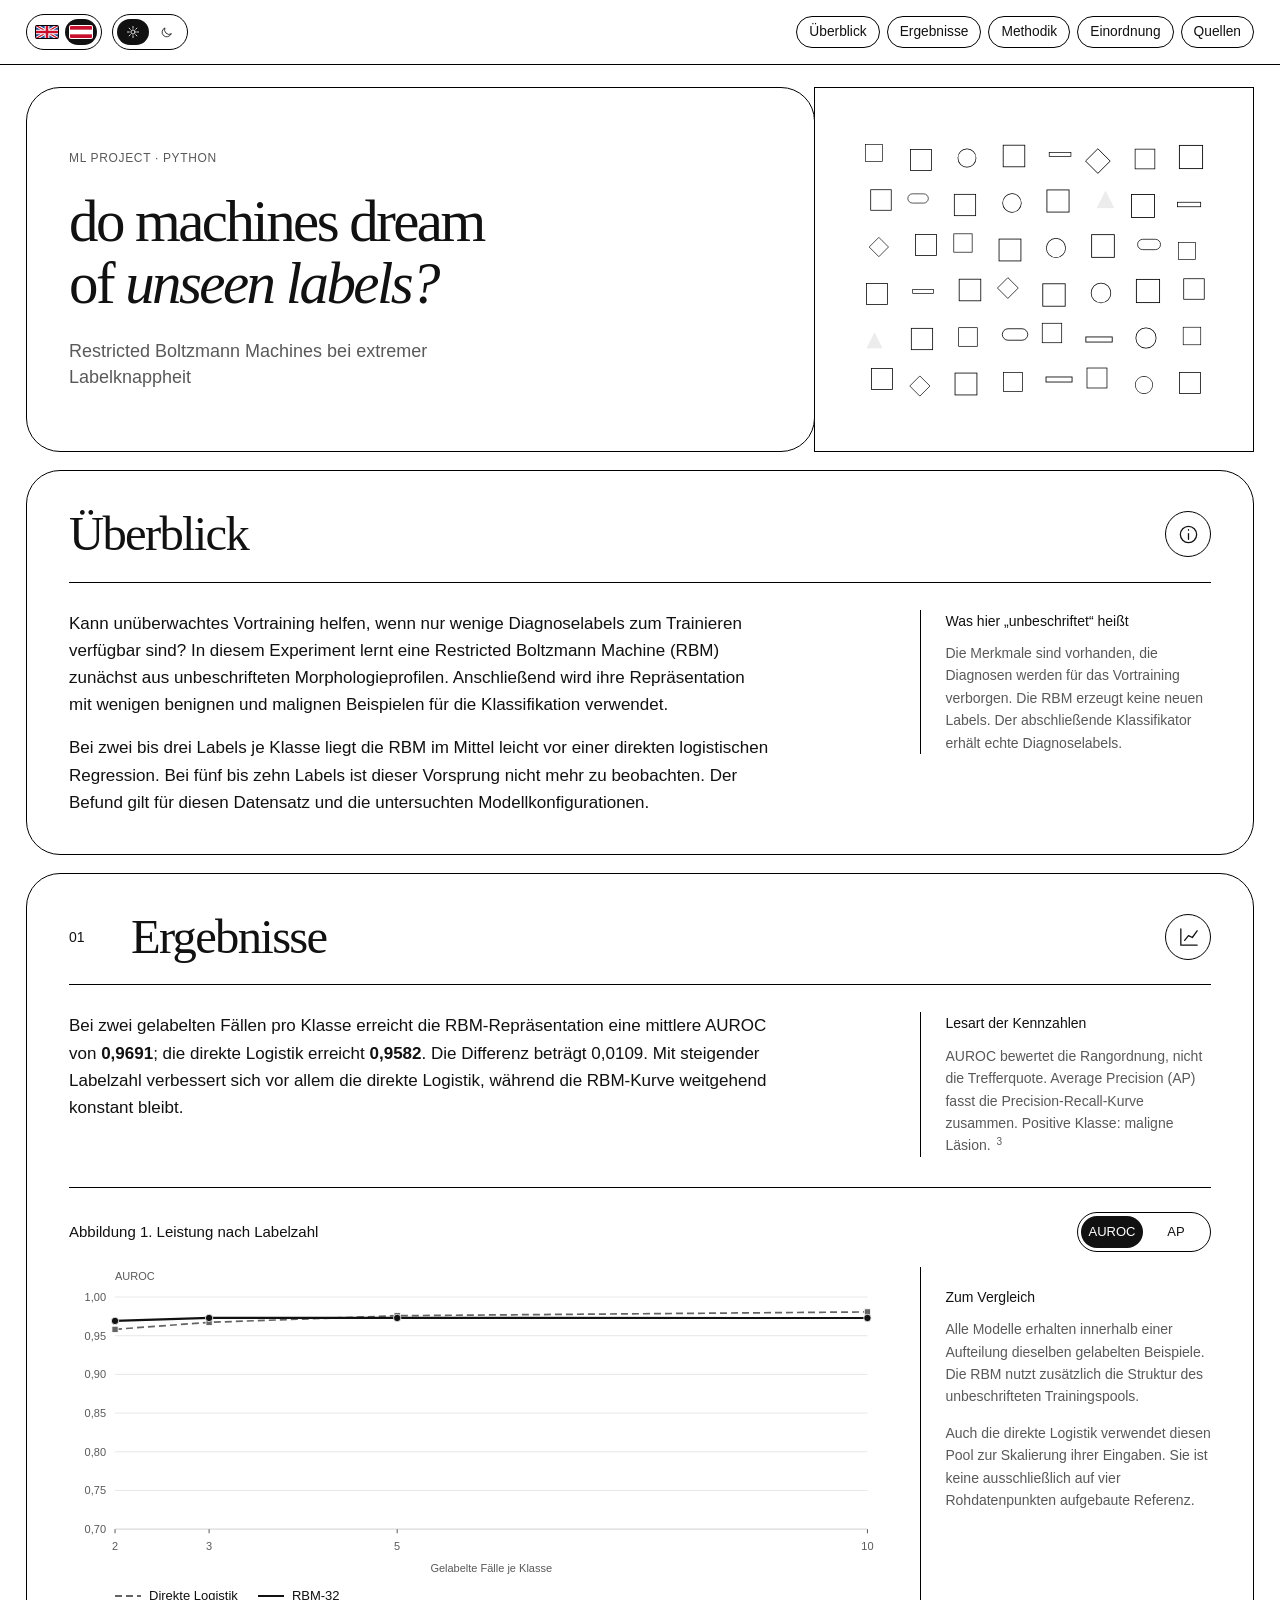
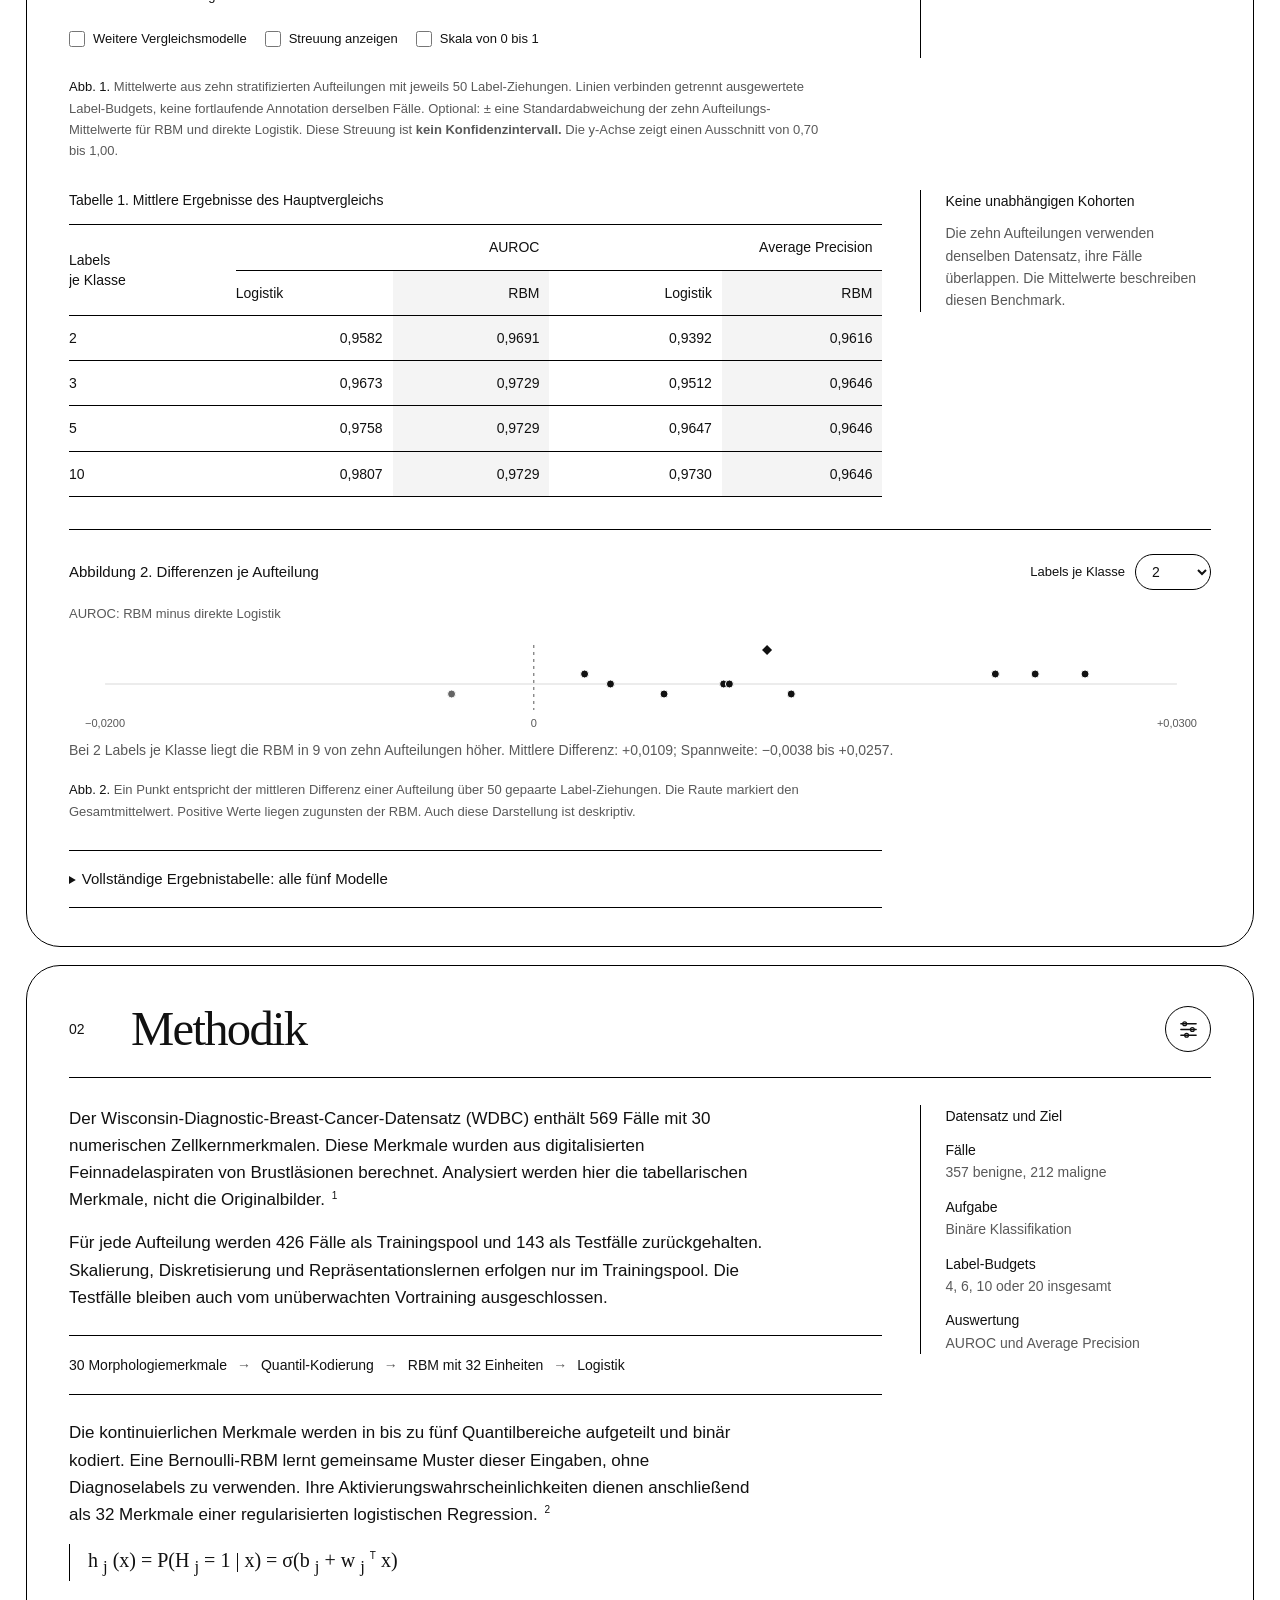
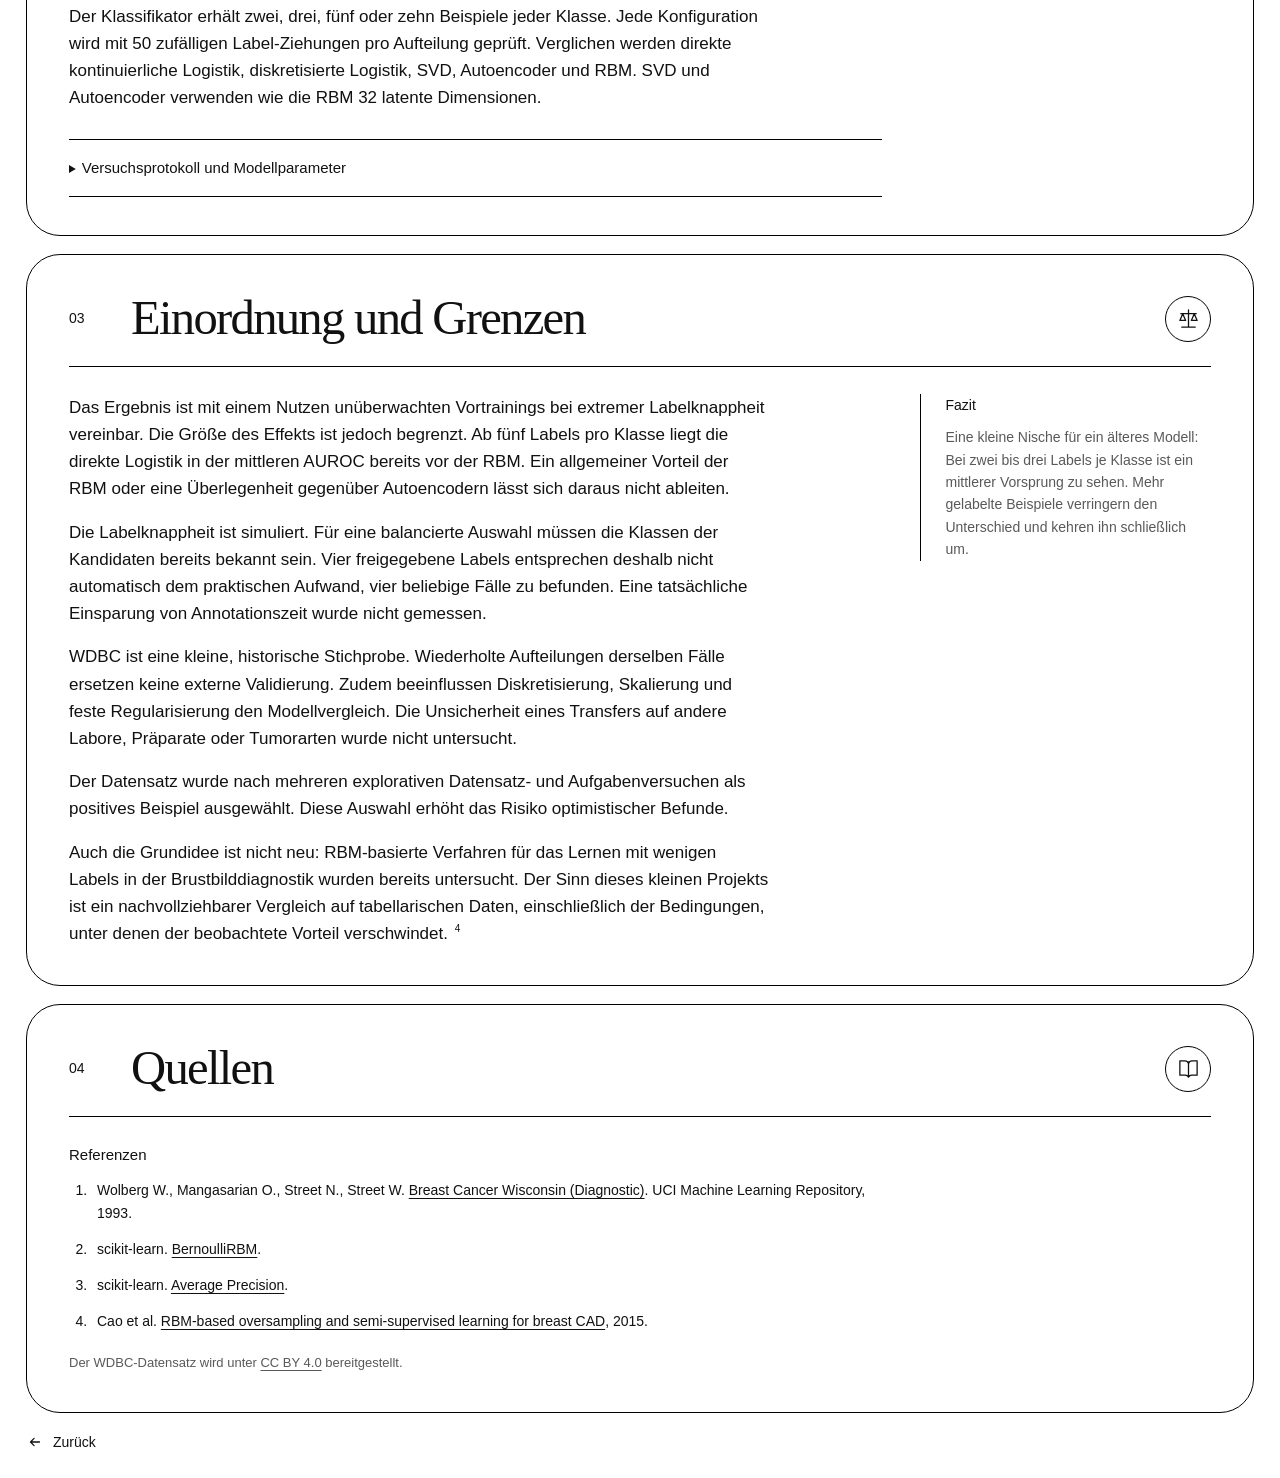
<file: rbm-study/index-de.html>
<!DOCTYPE html>
<html lang="de">
<head>
    <meta charset="utf-8"/>
    <meta content="width=device-width, initial-scale=1" name="viewport"/>
    <meta content="light dark" name="color-scheme"/>
    <meta content="#ffffff" name="theme-color"/>
    <meta content="Eine explorative Fallstudie zu RBM-Vortraining bei extrem wenigen Diagnoselabels in tabellarischen Tumormorphologiedaten. Methodik, Ergebnisse und Grenzen." name="description"/>
    <meta content="do machines dream of unseen labels?" property="og:title"/>
    <meta content="Restricted Boltzmann Machines bei extremer Labelknappheit. Eine Fallstudie mit tabellarischen Tumormorphologiedaten." property="og:description"/>
    <meta content="article" property="og:type"/>
    <title>
        do machines dream of unseen labels? 
    </title>
    <link href="data:image/svg+xml,%3Csvg xmlns='http://www.w3.org/2000/svg' viewBox='0 0 64 64'%3E%3Crect x='1' y='1' width='62' height='62' rx='16' fill='white' stroke='black' stroke-width='2'/%3E%3Ctext x='32' y='47' text-anchor='middle' font-family='Georgia,serif' font-size='48' fill='black'%3E%3F%3C/text%3E%3C/svg%3E" rel="icon"/>
    <script>
        document.documentElement.classList.add('js');
        try {
            document.documentElement.dataset.theme = localStorage.getItem('site-theme') === 'dark' ? 'dark' : 'light';
        }
        catch (e) {
            document.documentElement.dataset.theme = 'light';
        }
    </script>
    <style>
        :root {
            color-scheme: light;
            --bg: #ffffff;
            --fg: #111111;
            --line: #000000;
            --muted: #595959;
            --soft: #f4f4f4;
            --grid: #dadada;
            --chart-rbm: #111111;
            --chart-raw: #646464;
            --chart-binned: #49746e;
            --chart-svd: #7c6787;
            --chart-ae: #8a743d;
            --font-sans: "Helvetica Neue", Helvetica, Arial, "Segoe UI", sans-serif;
            --font-serif: "Iowan Old Style", "Palatino Linotype", "Book Antiqua", Palatino, Georgia, "Times New Roman", serif;
            --font-mono: ui-monospace, "SFMono-Regular", Consolas, monospace;
            --max: 1500px;
            --gutter: 26px;
            --radius: 34px;
            --space: 18px;
            --card-pad: 38px 42px;
            --header-height: 73px;
            --switch-width: 76px;
            --switch-height: 36px;
            --switch-padding: 4px;
            --switch-cell-width: 32px;
            --switch-cell-height: 26px;
            --switch-gap: 2px;
            --switch-travel: 34px;
        }

        html[data-theme="dark"] {
            color-scheme: dark;
            --bg: #111111;
            --fg: #ffffff;
            --line: #ffffff;
            --muted: #bcbcbc;
            --soft: #1e1e1e;
            --grid: #454545;
            --chart-rbm: #ffffff;
            --chart-raw: #b5b5b5;
            --chart-binned: #94c9bf;
            --chart-svd: #c8b2db;
            --chart-ae: #dac383;
        }

        *, *::before, *::after {
            box-sizing: border-box;
        }

        html {
            scroll-padding-top: calc(var(--header-height) + 18px);
        }

        body {
            margin: 0;
            background: var(--bg);
            color: var(--fg);
            font: 17px/1.6 var(--font-sans);
            -webkit-font-smoothing: antialiased;
        }

        h1, h2, h3, p, figure, blockquote, dl {
            margin: 0;
        }

        a {
            color: inherit;
            text-decoration-thickness: 1px;
            text-underline-offset: .22em;
        }

        a:hover {
            text-decoration-thickness: 2px;
        }

        button, select, input {
            font: inherit;
            color: inherit;
        }

        button {
            cursor: pointer;
        }

        button, a, input, select, summary {
            -webkit-tap-highlight-color: transparent;
        }

        :focus-visible {
            outline: 2px solid var(--fg);
            outline-offset: 4px;
        }

        ::selection {
            background: var(--fg);
            color: var(--bg);
        }

        button:disabled {
            cursor: default;
        }

        .shell {
            width: min(var(--max), calc(100% - 2 * var(--gutter)));
            margin-inline: auto;
        }

        .sr-only {
            position: absolute;
            width: 1px;
            height: 1px;
            padding: 0;
            margin: -1px;
            overflow: hidden;
            clip: rect(0,0,0,0);
            white-space: nowrap;
            border: 0;
        }

        .skip {
            position: fixed;
            z-index: 100;
            left: var(--gutter);
            top: -90px;
            padding: 10px 16px;
            background: var(--fg);
            color: var(--bg);
            border-radius: 6px;
        }

        .skip:focus {
            top: 8px;
        }

        .site-header {
            position: sticky;
            top: 0;
            z-index: 30;
            display: flex;
            align-items: center;
            justify-content: space-between;
            gap: 24px;
            min-height: var(--header-height);
            padding: 17px max(var(--gutter), calc((100% - var(--max)) / 2));
            border-bottom: 1px solid var(--line);
            background: var(--bg);
            color: var(--fg);
        }

        .header-left {
            display: flex;
            align-items: center;
            gap: 12px;
            flex: 0 0 auto;
        }

        .header-home {
            display: grid;
            place-items: center;
            width: 36px;
            height: 36px;
            border: 1px solid var(--line);
            border-radius: 50%;
            text-decoration: none;
        }

        .header-home svg {
            width: 17px;
            height: 17px;
            fill: none;
            stroke: currentColor;
            stroke-width: 1.4;
            stroke-linecap: round;
            stroke-linejoin: round;
        }

        .header-home:hover {
            background: var(--fg);
            color: var(--bg);
        }

        .site-nav {
            display: flex;
            flex-wrap: wrap;
            align-items: center;
            justify-content: flex-end;
            gap: 8px;
            margin-left: auto;
        }

        .site-nav a {
            display: block;
            padding: 7px 15px;
            border: 1px solid var(--line);
            border-radius: 999px;
            font-size: 14px;
            font-weight: 400;
            line-height: 1.3;
            text-decoration: none;
        }

        .site-nav a:hover {
            background: var(--fg);
            color: var(--bg);
        }

        .menu-toggle {
            display: none;
        }

        .theme-toggle, .theme-track {
            width: var(--switch-width);
            height: var(--switch-height);
            flex: 0 0 var(--switch-width);
        }

        .theme-toggle {
            appearance: none;
            display: block;
            margin: 0;
            padding: 0;
            border: 0;
            border-radius: 999px;
            background: transparent;
            line-height: 0;
        }

        .theme-track {
            position: relative;
            display: grid;
            grid-template-columns: repeat(2, var(--switch-cell-width));
            grid-template-rows: var(--switch-cell-height);
            align-items: center;
            gap: var(--switch-gap);
            padding: var(--switch-padding);
            border: 1px solid var(--line);
            border-radius: 999px;
            background: var(--bg);
            color: var(--fg);
            isolation: isolate;
        }

        .theme-knob {
            position: absolute;
            z-index: 0;
            top: var(--switch-padding);
            left: var(--switch-padding);
            width: var(--switch-cell-width);
            height: var(--switch-cell-height);
            border-radius: 999px;
            background: var(--fg);
            transform: translateX(0);
            transition: transform 200ms ease;
            pointer-events: none;
        }

        html[data-theme="dark"] .theme-knob {
            transform: translateX(var(--switch-travel));
        }

        .theme-track svg {
            position: relative;
            z-index: 1;
            display: block;
            justify-self: center;
            width: 14px;
            height: 14px;
            fill: none;
            stroke: currentColor;
            stroke-width: 1.45;
            stroke-linecap: round;
            stroke-linejoin: round;
        }

        .theme-track .theme-sun {
            color: var(--bg);
        }

        .theme-track .theme-moon {
            color: var(--fg);
        }

        html[data-theme="dark"] .theme-track .theme-sun {
            color: var(--fg);
        }

        html[data-theme="dark"] .theme-track .theme-moon {
            color: var(--bg);
        }

        .study-hero {
            display: grid;
            grid-template-columns: minmax(0, 1.8fr) minmax(280px, 1fr);
            gap: 0;
            margin-block: 22px var(--space);
            align-items: stretch;
        }

        .hero-title-card, .hero-note {
            background: var(--bg);
            border: 1px solid var(--line);
        }

        .hero-title-card {
            position: relative;
            z-index: 2;
            border-radius: var(--radius);
            padding: 38px 42px;
            display: flex;
            flex-direction: column;
            justify-content: center;
            min-height: 365px;
        }

        .hero-note {
            position: relative;
            z-index: 1;
            margin-left: -1px;
            padding: 30px;
            display: flex;
            flex-direction: column;
            justify-content: center;
            font-size: 16px;
            line-height: 1.6;
        }

        .eyebrow {
            color: var(--muted);
            font: 500 12px/1.55 var(--font-sans);
            letter-spacing: .055em;
            text-transform: uppercase;
        }

        .hero-title-card .eyebrow {
            margin-bottom: 24px;
            max-width: 55ch;
        }

        h1 {
            font-family: var(--font-serif);
            font-size: clamp(40px, 4.6vw, 74px);
            font-weight: 400;
            line-height: 1.04;
            letter-spacing: -.043em;
            overflow-wrap: break-word;
        }

        h1 em {
            font-weight: 400;
        }

        .subtitle {
            max-width: 48ch;
            margin-top: 24px;
            font-size: 18px;
            line-height: 1.45;
            color: var(--muted);
        }

        .note-topline {
            display: flex;
            align-items: center;
            justify-content: space-between;
            gap: 16px;
            margin-bottom: 28px;
        }

        .hero-note .note-label {
            display: block;
            font: 400 25px/1.18 var(--font-serif);
            letter-spacing: -.02em;
            margin-bottom: 15px;
        }

        .hero-note p + p {
            border-top: 1px solid var(--line);
            padding-top: 15px;
            margin-top: 20px;
            font-size: 14px;
            color: var(--muted);
        }

        .content-card {
            padding: var(--card-pad);
            border: 1px solid var(--line);
            border-radius: var(--radius);
            background: var(--bg);
            margin-bottom: var(--space);
            min-width: 0;
            scroll-margin-top: 18px;
        }

        .card-heading {
            display: grid;
            grid-template-columns: 44px minmax(0,1fr) 46px;
            align-items: center;
            gap: 18px;
            padding-bottom: 22px;
            margin-bottom: 27px;
            border-bottom: 1px solid var(--line);
        }

        .card-heading h2 {
            font-family: var(--font-serif);
            font-size: clamp(32px, 3.8vw, 59px);
            font-weight: 400;
            line-height: 1.04;
            letter-spacing: -.035em;
            min-width: 0;
        }

        .section-number {
            font: 400 14px/1.2 var(--font-sans);
            font-variant-numeric: tabular-nums;
        }

        .section-icon {
            width: 46px;
            height: 46px;
            border: 1px solid var(--line);
            border-radius: 50%;
            display: grid;
            place-items: center;
            justify-self: end;
        }

        .section-icon svg {
            width: 23px;
            height: 23px;
            fill: none;
            stroke: currentColor;
            stroke-width: 1.35;
            stroke-linecap: round;
            stroke-linejoin: round;
        }

        .heading-without-number {
            grid-template-columns: minmax(0,1fr) 46px;
        }

        .article-grid, .chart-layout {
            display: grid;
            grid-template-columns: minmax(0, 2.8fr) minmax(210px, 1fr);
            gap: 38px;
        }

        .body-copy {
            min-width: 0;
            grid-column: 1;
        }

        .prose p {
            max-width: 74ch;
        }

        .prose p + p {
            margin-top: 16px;
        }

        .abstract .prose {
            display: grid;
            grid-template-columns: repeat(2,minmax(0,1fr));
            gap: 32px;
        }

        .abstract .prose p + p {
            margin: 0;
        }

        .sidenote {
            grid-column: 2;
            align-self: start;
            min-width: 0;
            border-left: 1px solid var(--line);
            padding-left: 24px;
            font-size: 14px;
            line-height: 1.6;
            color: var(--muted);
        }

        .sidenote .note-label {
            display: block;
            color: var(--fg);
            font-weight: 500;
            margin-bottom: 10px;
        }

        .sidenote p + p {
            margin-top: 14px;
        }

        .sidenote dt {
            margin-top: 12px;
            color: var(--fg);
        }

        .sidenote dd {
            margin: 0;
        }

        strong {
            font-weight: 600;
        }

        sup {
            font: 10px/0 var(--font-sans);
            vertical-align: super;
        }

        sup a {
            text-decoration: none;
            padding: 0 2px;
        }

        .section h3 {
            font: 400 24px/1.2 var(--font-serif);
            margin: 24px 0 12px;
        }

        .chart-figure {
            margin-top: 30px;
            padding-top: 24px;
            border-top: 1px solid var(--line);
        }

        .figure-head, .delta-head {
            display: flex;
            justify-content: space-between;
            align-items: center;
            gap: 20px;
            flex-wrap: wrap;
        }

        .figure-title {
            font: 500 15px/1.45 var(--font-sans);
        }

        .metric-switch {
            --metric-cell: 62px;
            --metric-height: 32px;
            --metric-gap: 2px;
            --metric-padding: 3px;
            position: relative;
            display: grid;
            grid-template-columns: repeat(2, var(--metric-cell));
            gap: var(--metric-gap);
            padding: var(--metric-padding);
            border: 1px solid var(--line);
            border-radius: 999px;
            background: var(--bg);
            overflow: hidden;
            isolation: isolate;
            flex: 0 0 auto;
        }

        .metric-switch::before {
            content: "";
            position: absolute;
            z-index: 0;
            top: var(--metric-padding);
            left: var(--metric-padding);
            width: var(--metric-cell);
            height: var(--metric-height);
            border-radius: 999px;
            background: var(--fg);
            transform: translateX(0);
            transition: transform 200ms ease;
            pointer-events: none;
        }

        .metric-switch.is-ap::before {
            transform: translateX(calc(var(--metric-cell) + var(--metric-gap)));
        }

        .metric-switch button {
            position: relative;
            z-index: 1;
            width: var(--metric-cell);
            height: var(--metric-height);
            min-height: 0;
            padding: 0;
            border: 0;
            border-radius: 999px;
            background: transparent !important;
            color: var(--fg);
            font: 400 13px/1 var(--font-sans);
            transition: color 200ms ease;
        }

        .metric-switch button[aria-pressed="true"] {
            background: transparent !important;
            color: var(--bg);
        }

        .metric-switch button:hover,
        .metric-switch button:active {
            background: transparent !important;
        }

        .chart-layout {
            margin-top: 15px;
        }

        .plot-wrap {
            min-width: 0;
        }

        #learning-chart, #split-chart {
            display: block;
            width: 100%;
            height: auto;
            overflow: hidden;
        }

        .chart-note {
            padding: 19px 0 0 24px;
            border-left: 1px solid var(--line);
            font-size: 14px;
            line-height: 1.6;
            color: var(--muted);
        }

        .chart-note .label {
            font-weight: 500;
            display: block;
            color: var(--fg);
            margin-bottom: 10px;
        }

        .chart-note p + p {
            margin-top: 14px;
        }

        .legend {
            display: flex;
            flex-wrap: wrap;
            gap: 9px 20px;
            margin: 10px 0 0 46px;
            font-size: 13px;
            line-height: 1.4;
        }

        .legend-item {
            display: inline-flex;
            gap: 8px;
            align-items: center;
        }

        .legend-line {
            width: 26px;
            height: 8px;
            flex: 0 0 26px;
            overflow: visible;
        }

        .figure-controls {
            display: flex;
            flex-wrap: wrap;
            gap: 6px 18px;
            margin-top: 15px;
            font-size: 13px;
        }

        .figure-controls label {
            display: inline-flex;
            gap: 8px;
            align-items: center;
            min-height: 38px;
            cursor: pointer;
        }

        input[type="checkbox"] {
            width: 16px;
            height: 16px;
            margin: 0;
            accent-color: var(--fg);
            flex: 0 0 auto;
        }

        figcaption, .table-note {
            margin-top: 18px;
            font-size: 13px;
            color: var(--muted);
            line-height: 1.65;
            max-width: 105ch;
        }

        .fig-no {
            color: var(--fg);
            font-weight: 500;
        }

        .results-table {
            margin-top: 28px;
        }

        .table-scroll {
            min-width: 0;
            max-width: 100%;
            overflow-x: auto;
            scrollbar-color: var(--muted) var(--bg);
        }

        table {
            width: 100%;
            border-collapse: collapse;
            font: 14px/1.45 var(--font-sans);
            font-variant-numeric: tabular-nums;
        }

        caption {
            text-align: left;
            padding-bottom: 14px;
            font-weight: 500;
        }

        th, td {
            padding: 12px 10px;
            border-bottom: 1px solid var(--line);
            white-space: nowrap;
            text-align: right;
        }

        th:first-child, td:first-child {
            padding-left: 0;
            text-align: left;
        }

        th:last-child, td:last-child {
            padding-right: 10px;
        }

        thead th {
            font-weight: 500;
        }

        tbody th {
            font-weight: 400;
        }

        thead tr:first-child th {
            border-top: 1px solid var(--line);
        }

        .rbm-col {
            color: var(--fg);
            background: var(--soft);
        }

        #all-results tbody th {
            text-align: left;
            white-space: normal;
        }

        .delta-figure {
            margin-top: 32px;
            grid-column: 1 / -1;
            padding-top: 24px;
            border-top: 1px solid var(--line);
        }

        .delta-select {
            display: flex;
            align-items: center;
            gap: 10px;
            font-size: 13px;
        }

        select {
            font: 14px/1.4 var(--font-sans);
            border: 1px solid var(--line);
            border-radius: 999px;
            padding: 7px 26px 7px 12px;
            min-height: 36px;
            background-color: var(--bg);
        }

        #split-copy {
            font-size: 14px;
            color: var(--muted);
        }

        .minor-label {
            margin: 14px 0 6px;
            color: var(--muted);
            font-size: 13px;
        }

        .method-sequence {
            display: flex;
            flex-wrap: wrap;
            align-items: center;
            gap: 10px;
            border-top: 1px solid var(--line);
            border-bottom: 1px solid var(--line);
            padding: 18px 0;
            margin: 24px 0;
            font-size: 14px;
        }

        .method-sequence i {
            font-style: normal;
            color: var(--muted);
        }

        .formula {
            font: 20px/1.65 var(--font-serif);
            padding-left: 18px;
            border-left: 1px solid var(--line);
            margin-block: 22px;
            overflow-wrap: anywhere;
        }

        .details-group {
            margin-top: 28px;
            border-top: 1px solid var(--line);
        }

        details {
            border-bottom: 1px solid var(--line);
        }

        summary {
            padding: 16px 0;
            font-size: 15px;
            font-weight: 500;
            cursor: pointer;
        }

        summary::marker {
            font-size: 12px;
        }

        .detail-content {
            padding: 6px 0 24px;
            font-size: 14px;
            line-height: 1.65;
        }

        .protocol {
            display: grid;
            grid-template-columns: 142px minmax(0,1fr);
            gap: 16px 24px;
        }

        .protocol dt {
            font-weight: 500;
        }

        .protocol dd {
            margin: 0;
            color: var(--muted);
        }

        code {
            font: .91em/1.6 var(--font-mono);
            overflow-wrap: anywhere;
        }

        .sources {
            font-size: 14px;
            line-height: 1.65;
        }

        .sources h3 {
            font: 500 15px/1.4 var(--font-sans);
            margin: 0 0 14px;
        }

        .sources ol {
            margin: 0;
            padding-left: 22px;
        }

        .sources li {
            padding-left: 6px;
            margin-bottom: 13px;
            scroll-margin-top: 90px;
            overflow-wrap: anywhere;
        }

        .license {
            margin-top: 20px;
            color: var(--muted);
            font-size: 13px;
        }

        .site-footer {
            display: grid;
            grid-template-columns: 1.15fr .85fr;
            gap: 0;
            margin: 0 0 28px;
        }

        .footer-primary, .footer-secondary {
            border: 1px solid var(--line);
            background: var(--bg);
            padding: 28px 32px;
        }

        .footer-primary {
            border-radius: var(--radius);
            position: relative;
            z-index: 2;
        }

        .footer-primary .eyebrow {
            margin-bottom: 10px;
        }

        .footer-primary > a {
            display: inline-flex;
            align-items: center;
            gap: 12px;
            font: 400 clamp(21px,2.2vw,31px)/1.15 var(--font-serif);
            text-decoration: none;
        }

        .footer-secondary {
            margin-left: -1px;
            display: flex;
            align-items: center;
            justify-content: flex-end;
            gap: 14px 26px;
            flex-wrap: wrap;
            font-size: 13px;
        }

        .arrow-icon {
            display: inline-block;
            width: .75em;
            height: .75em;
            fill: none;
            stroke: currentColor;
            stroke-width: 1.4;
            stroke-linecap: round;
            stroke-linejoin: round;
            flex: 0 0 auto;
        }

        .noscript {
            padding: 14px 16px;
            margin-top: 24px;
            background: var(--soft);
            font-size: 14px;
        }

        .js-only {
            display: none;
        }

        .js .js-only {
            display: block;
        }

        @media (max-width: 950px) {
            :root {
                --header-height: 64px;
                --card-pad: 30px;
            }

            .site-header {
                padding-block: 13px;
            }

            .menu-toggle {
                position: relative;
                display: flex;
                width: 44px;
                height: 36px;
                margin: 0 0 0 auto;
                padding: 0;
                flex: 0 0 44px;
                flex-direction: column;
                justify-content: center;
                align-items: flex-end;
                gap: 6px;
                border: 0;
                background: transparent;
            }

            .menu-toggle > span {
                display: block;
                width: 26px;
                height: 2px;
                border-radius: 1px;
                background: var(--fg);
            }

            .menu-toggle::before {
                content: "";
                position: absolute;
                top: 50%;
                right: 0;
                width: 44px;
                height: 44px;
                transform: translateY(-50%);
            }

            .site-nav {
                display: none;
                position: absolute;
                top: 100%;
                left: 0;
                right: 0;
                background: var(--bg);
                border-bottom: 1px solid var(--line);
                margin: 0;
                padding: 15px var(--gutter) 20px;
                max-height: calc(100dvh - 80px);
                overflow-y: auto;
            }

            .site-nav.open {
                display: flex;
                flex-direction: column;
                align-items: stretch;
            }

            .site-nav a {
                padding: 12px 16px;
            }

            .study-hero {
                grid-template-columns: minmax(0,1.45fr) minmax(250px,1fr);
            }

            .hero-title-card {
                padding: 30px;
                min-height: 320px;
            }

            .hero-note {
                padding: 24px;
                font-size: 15px;
            }

            .hero-note .note-label {
                font-size: 23px;
            }

            h1 {
                font-size: clamp(39px,5.5vw,55px);
            }

            .article-grid, .chart-layout {
                grid-template-columns: minmax(0,2.4fr) minmax(175px,1fr);
                gap: 26px;
            }

            .sidenote, .chart-note {
                padding-left: 18px;
            }
        }

        @media (max-width: 760px) {
            .study-hero {
                grid-template-columns: minmax(0,1fr);
            }

            .hero-title-card {
                min-height: 0;
                padding-block: 32px;
            }

            .hero-note {
                margin: -1px 0 0;
                padding: 25px 30px;
            }

            .hero-note p {
                max-width: 70ch;
            }

            .note-topline {
                margin-bottom: 15px;
            }

            .hero-note p + p {
                margin-top: 14px;
                padding-top: 14px;
            }

            .abstract .prose {
                display: block;
            }

            .abstract .prose p + p {
                margin-top: 16px;
            }

            .article-grid, .chart-layout {
                display: block;
            }

            .sidenote {
                margin-top: 22px;
                padding: 18px 0 0;
                border-left: 0;
                border-top: 1px solid var(--line);
            }

            .chart-note {
                padding: 18px 0 0;
                margin-top: 20px;
                border-left: 0;
                border-top: 1px solid var(--line);
            }

            .chart-note p + p {
                margin-top: 10px;
            }

            .section-icon {
                width: 40px;
                height: 40px;
            }

            .section-icon svg {
                width: 21px;
                height: 21px;
            }

            .card-heading {
                grid-template-columns: 28px minmax(0,1fr) 40px;
                gap: 12px;
            }

            .heading-without-number {
                grid-template-columns: minmax(0,1fr) 40px;
            }

            .protocol {
                grid-template-columns: minmax(0,1fr);
                gap: 4px;
            }

            .protocol dd {
                margin-bottom: 14px;
            }

            .site-footer {
                grid-template-columns: minmax(0,1fr);
            }

            .footer-secondary {
                margin: -1px 0 0;
                justify-content: flex-start;
            }
        }

        @media (max-width: 640px) {
            :root {
                --gutter: 12px;
                --radius: 24px;
                --space: 12px;
                --card-pad: 24px 20px;
                --header-height: 59px;
                --switch-width: 68px;
                --switch-height: 34px;
                --switch-padding: 3px;
                --switch-cell-width: 29px;
                --switch-cell-height: 26px;
                --switch-travel: 31px;
            }

            body {
                font-size: 16px;
                line-height: 1.6;
            }

            .site-header {
                padding-block: 11px;
            }

            .header-left {
                gap: 9px;
            }

            .header-home {
                width: 34px;
                height: 34px;
            }

            .theme-track svg {
                width: 12px;
                height: 12px;
            }

            .study-hero {
                margin-top: 14px;
            }

            .hero-title-card {
                padding: 28px 24px;
            }

            h1 {
                font-size: clamp(36px,9vw,51px);
                line-height: 1.04;
                letter-spacing: -.035em;
            }

            .title-break {
                display: none;
            }

            .eyebrow {
                font-size: 11px;
            }

            .hero-title-card .eyebrow {
                margin-bottom: 20px;
            }

            .subtitle {
                font-size: 17px;
                margin-top: 20px;
            }

            .hero-note {
                padding: 22px 24px;
            }

            .card-heading {
                padding-bottom: 18px;
                margin-bottom: 20px;
            }

            .card-heading h2 {
                font-size: clamp(29px,7.5vw,43px);
                letter-spacing: -.025em;
            }

            .section-number {
                font-size: 12px;
            }

            .figure-title {
                font-size: 14px;
            }

            .chart-figure {
                margin-top: 24px;
                padding-top: 20px;
            }

            .legend {
                margin-left: 0;
                gap: 8px 14px;
            }

            .figure-controls {
                gap: 0 16px;
            }

            th, td {
                font-size: 13px;
                padding: 10px 8px;
            }

            th:last-child, td:last-child {
                padding-right: 8px;
            }

            figcaption {
                font-size: 12px;
            }

            .footer-primary, .footer-secondary {
                padding: 24px;
            }

            .site-footer {
                margin-bottom: 16px;
            }
        }

        @media (max-width: 360px) {
            :root {
                --card-pad: 22px 16px;
            }

            .card-heading {
                grid-template-columns: 22px minmax(0,1fr) 36px;
                gap: 8px;
            }

            .heading-without-number {
                grid-template-columns: minmax(0,1fr) 36px;
            }

            .section-icon {
                width: 36px;
                height: 36px;
            }

            .hero-title-card {
                padding: 25px 20px;
            }

            .hero-note {
                padding: 22px 20px;
            }

            .card-heading h2 {
                font-size: 28px;
                overflow-wrap: break-word;
            }
        }

        html:not(.js) .theme-toggle,
        html:not(.js) .menu-toggle {
            display: none;
        }

        html:not(.js) .site-header {
            position: relative;
            flex-wrap: wrap;
        }

        html:not(.js) .site-nav {
            position: static;
            display: flex;
            flex-direction: row;
            flex-wrap: wrap;
            max-height: none;
            overflow: visible;
            border: 0;
            padding: 0;
        }

        @media (prefers-reduced-motion: reduce) {
            *, *::before, *::after {
                scroll-behavior: auto !important;
                transition: none !important;
                animation: none !important;
            }
        }

        @media print {
            :root, html[data-theme="dark"] {
                color-scheme: light;
                --bg: #fff;
                --fg: #111;
                --line: #111;
                --muted: #555;
                --soft: #f4f4f4;
                --grid: #ddd;
                --chart-rbm: #111;
                --chart-raw: #666;
                --chart-binned: #49746e;
                --chart-svd: #7c6787;
                --chart-ae: #8a743d;
            }

            body {
                font-size: 11pt;
            }

            .shell {
                width: 100%;
            }

            .site-header, .site-footer, .skip, .metric-switch, .figure-controls, .delta-select {
                display: none !important;
            }

            .study-hero {
                display: block;
                margin-top: 0;
            }

            .hero-title-card {
                min-height: 0;
                border: 0;
                padding: 0 0 14pt;
            }

            h1 {
                font-size: 32pt;
            }

            .subtitle {
                font-size: 13pt;
            }

            .hero-note {
                margin: 0 0 16pt;
                padding: 12pt;
            }

            .content-card {
                padding: 15pt 0;
                border: 0;
                border-top: 1px solid #111;
                border-radius: 0;
            }

            .card-heading {
                margin-bottom: 13pt;
                padding-bottom: 10pt;
            }

            .card-heading h2 {
                font-size: 24pt;
            }

            .card-heading .section-icon, .note-topline .section-icon {
                display: none;
            }

            .article-grid, .chart-layout {
                display: block;
            }

            .sidenote, .chart-note {
                margin-top: 12pt;
                padding: 10pt 0 0;
                border: 0;
            }

            figure, tr {
                break-inside: avoid;
            }

            .table-scroll {
                overflow: visible;
            }

            table {
                font-size: 9pt;
            }

            .detail-content {
                display: block !important;
            }
        }

        :root {
            --switch-duration: 200ms;
            --switch-easing: ease;
            --flag-width: 24px;
            --flag-height: 14px;
        }

        .language-switch {
            box-sizing: border-box;
            position: relative;
            display: grid;
            grid-template-columns: repeat(2, var(--switch-cell-width));
            grid-template-rows: var(--switch-cell-height);
            align-items: center;
            gap: var(--switch-gap);
            width: var(--switch-width);
            min-width: var(--switch-width);
            max-width: var(--switch-width);
            height: var(--switch-height);
            min-height: var(--switch-height);
            margin: 0;
            padding: var(--switch-padding);
            flex: 0 0 var(--switch-width);
            border: 1px solid var(--line);
            border-radius: 999px;
            background: var(--bg);
            color: var(--fg);
            isolation: isolate;
        }

        .language-switch::before {
            content: "";
            position: absolute;
            z-index: 0;
            top: var(--switch-padding);
            left: var(--switch-padding);
            width: var(--switch-cell-width);
            height: var(--switch-cell-height);
            border-radius: 999px;
            background: var(--fg);
            pointer-events: none;
            transform: translateX(0);
            transition: transform var(--switch-duration) var(--switch-easing);
        }

        .language-switch.lang-de::before {
            transform: translateX(var(--switch-travel));
        }

        .language-switch .lang-link {
            position: relative;
            z-index: 1;
            display: grid;
            place-items: center;
            width: var(--switch-cell-width);
            height: var(--switch-cell-height);
            min-width: 0;
            min-height: 0;
            margin: 0;
            padding: 0;
            border: 0;
            border-radius: 999px;
            background: transparent;
            color: inherit;
            opacity: 1;
            line-height: 0;
            text-decoration: none;
        }

        .language-switch .flag-frame {
            --flag-line: #000000;
            position: relative;
            display: block;
            width: var(--flag-width);
            height: var(--flag-height);
            margin: 0;
            padding: 0;
            border: 0;
            border-radius: 2px;
            overflow: hidden;
            background: transparent;
            isolation: isolate;
        }

        .language-switch .lang-link.active .flag-frame {
            --flag-line: #ffffff;
        }

        html[data-theme="dark"] .language-switch .flag-frame {
            --flag-line: #ffffff;
        }

        html[data-theme="dark"] .language-switch .lang-link.active .flag-frame {
            --flag-line: #000000;
        }

        .language-switch .flag-icon {
            position: absolute;
            inset: 0;
            display: block;
            width: 100%;
            height: 100%;
            max-width: none;
            max-height: none;
            margin: 0;
            padding: 0;
            border: 0;
            border-radius: 0;
            opacity: 1;
        }

        .language-switch .flag-frame::after {
            content: "";
            position: absolute;
            z-index: 2;
            inset: 0;
            box-sizing: border-box;
            border: 1px solid var(--flag-line);
            border-radius: inherit;
            pointer-events: none;
        }

        .language-switch .lang-link:focus-visible {
            outline: 2px solid var(--fg);
            outline-offset: 2px;
        }

        .overview-definition {
            grid-column: 1 / -1;
            margin-top: 4px;
            padding-top: 22px;
            border-top: 1px solid var(--line);
        }

        .overview-definition .note-label {
            display: block;
            margin-bottom: 8px;
            font-weight: 500;
            color: var(--fg);
        }

        .overview-definition p {
            max-width: 76ch;
            color: var(--muted);
        }

        .back-row {
            margin: 2px 0 var(--space);
        }

        .back-row a {
            display: inline-flex;
            align-items: center;
            gap: 9px;
            font-size: 14px;
            text-decoration: none;
        }

        .back-row a:hover {
            text-decoration: underline;
        }

        .back-row .arrow-left {
            width: 18px;
            height: 18px;
        }

        @media (max-width: 640px) {
            :root {
                --flag-width: 21px;
                --flag-height: 12px;
            }
        }

        @media (prefers-reduced-motion: reduce) {
            .language-switch::before {
                transition: none;
            }
        }

        .hero-symbol-card {
            --page-line: var(--line);
            --page-fg: var(--fg);
            position: relative;
            z-index: 1;
            margin-left: -1.25px;
            min-height: 360px;
            display: grid !important;
            grid-template-columns: minmax(0,1fr);
            place-items: center !important;
            padding: 28px !important;
            overflow: hidden;
            background: var(--bg);
            border: 1px solid var(--line);
            border-radius: 0;
        }

        .hero-symbol-card .abstract-grid {
            width: min(92%,500px) !important;
            aspect-ratio: 4 / 3 !important;
            display: grid !important;
            grid-template-columns: repeat(8,minmax(0,1fr)) !important;
            grid-template-rows: repeat(6,minmax(0,1fr)) !important;
            gap: 6px !important;
            overflow: hidden;
        }

        .hero-symbol-card .abstract-cell {
            position: relative;
            display: grid;
            place-items: center;
            min-width: 0;
            min-height: 0;
            border: 0 !important;
            border-radius: 0 !important;
            overflow: visible !important;
        }

        .hero-symbol-card .abstract-cell::before {
            content: "";
            display: block;
            width: 72%;
            height: 72%;
            box-sizing: border-box;
            border: 1.15px solid var(--page-line);
            background: transparent;
            transform: translate(var(--dx),var(--dy)) scale(var(--shape-scale));
            transform-origin: center;
        }

        .hero-symbol-card .abstract-cell.shape-circle::before {
            border-radius: 50%;
        }

        .hero-symbol-card .abstract-cell.shape-pill::before {
            width: 84%;
            height: 38%;
            border-radius: 999px;
        }

        .hero-symbol-card .abstract-cell.shape-bar::before {
            width: 84%;
            height: 18%;
            border-radius: 0;
        }

        .hero-symbol-card .abstract-cell.shape-diamond::before {
            width: 56%;
            height: 56%;
            transform: translate(var(--dx),var(--dy)) rotate(45deg) scale(var(--shape-scale));
        }

        .hero-symbol-card .abstract-cell.shape-triangle::before {
            width: 70% !important;
            height: 70% !important;
            border: 0 !important;
            background: var(--page-fg) !important;
            clip-path: polygon(50% 4%,96% 94%,4% 94%) !important;
            opacity: .08;
            animation: geoTriangleFillV22 var(--dur) steps(1,end) var(--delay) infinite !important;
        }

        .hero-symbol-card .abstract-grid > span::after {
            content: none !important;
            display: none !important;
            animation: none !important;
        }

        .hero-symbol-card .abstract-cell.shape-square::before,
        .hero-symbol-card .abstract-cell.shape-circle::before,
        .hero-symbol-card .abstract-cell.shape-pill::before,
        .hero-symbol-card .abstract-cell.shape-bar::before,
        .hero-symbol-card .abstract-cell.shape-diamond::before {
            background: transparent !important;
            border-color: var(--page-line) !important;
            box-shadow: inset 0 0 0 0 var(--page-fg);
            animation: geoCellFill var(--dur) steps(1,end) var(--delay) infinite !important;
        }

        @keyframes geoCellFill {
            0%,11% {
                box-shadow: inset 0 0 0 0 var(--page-fg);
                opacity: .58;
            }

            12%,29% {
                box-shadow: inset 0 0 0 100px var(--page-fg);
                opacity: 1;
            }

            30%,43% {
                box-shadow: inset 0 0 0 0 var(--page-fg);
                opacity: .82;
            }

            44%,56% {
                box-shadow: inset 0 0 0 100px var(--page-fg);
                opacity: 1;
            }

            57%,72% {
                box-shadow: inset 0 0 0 0 var(--page-fg);
                opacity: .48;
            }

            73%,80% {
                box-shadow: inset 0 0 0 100px var(--page-fg);
                opacity: .9;
            }

            81%,100% {
                box-shadow: inset 0 0 0 0 var(--page-fg);
                opacity: .68;
            }
        }

        @keyframes geoTriangleFillV22 {
            0%,13%,40%,68%,100% {
                opacity: .08;
                transform: translate(var(--dx),var(--dy)) scale(.72);
            }

            14%,31% {
                opacity: 1;
                transform: translate(var(--dx),var(--dy)) scale(.96);
            }

            41%,55% {
                opacity: .34;
                transform: translate(var(--dx),var(--dy)) scale(.82);
            }

            56%,67% {
                opacity: 1;
                transform: translate(var(--dx),var(--dy)) scale(.94);
            }
        }

        @media (max-width:950px) {
            .hero-symbol-card {
                margin-left: 0;
                margin-top: -1.25px;
                min-height: 300px;
                padding: 24px !important;
            }

            .hero-symbol-card .abstract-grid {
                width: min(94%,520px) !important;
                aspect-ratio: 16/9 !important;
            }
        }

        @media (max-width:640px) {
            .hero-symbol-card {
                min-height: 250px !important;
                padding: 20px !important;
            }

            .hero-symbol-card .abstract-grid {
                grid-template-columns: repeat(7,minmax(0,1fr)) !important;
                grid-template-rows: repeat(7,minmax(0,1fr)) !important;
                gap: 5px !important;
                aspect-ratio: 1 !important;
                width: min(94%,320px) !important;
            }
        }

        @media (prefers-reduced-motion:reduce) {
            .hero-symbol-card .abstract-cell.shape-square::before,
            .hero-symbol-card .abstract-cell.shape-circle::before,
            .hero-symbol-card .abstract-cell.shape-pill::before,
            .hero-symbol-card .abstract-cell.shape-bar::before,
            .hero-symbol-card .abstract-cell.shape-diamond::before {
                animation: none !important;
                box-shadow: none !important;
            }

            .hero-symbol-card .abstract-cell:nth-child(3n)::before {
                box-shadow: inset 0 0 0 100px var(--page-fg) !important;
                opacity: 1 !important;
            }

            .hero-symbol-card .abstract-cell.shape-triangle::before {
                animation: none !important;
            }
        }

        .abstract .prose {
            display: block;
        }

        .abstract .prose p + p {
            margin-top: 16px;
        }

        .footer-name-text {
            margin: 0;
            font: 400 clamp(28px,2.5vw,40px)/1.05 Georgia, "Times New Roman", serif;
            letter-spacing: -.035em;
        }

        @media (max-width:950px) {
            .hero-animation-card {
                margin: -1px 0 0;
                min-height: 280px;
                padding: 24px;
            }

            .hero-animation-card .abstract-grid {
                width: min(92%,430px);
            }
        }

        @media (max-width:640px) {
            .hero-animation-card {
                min-height: 235px;
                padding: 20px;
            }

            .hero-animation-card .abstract-grid {
                width: min(94%,320px);
                gap: 5px;
            }

            .footer-name-text {
                font-size: 30px;
            }
        }

        @media (prefers-reduced-motion:reduce) {
            .hero-animation-card .abstract-cell::before {
                animation: none !important;
                box-shadow: none !important;
                opacity: .68 !important;
            }

            .hero-animation-card .abstract-cell:nth-child(3n)::before {
                box-shadow: inset 0 0 0 100px var(--fg) !important;
                opacity: 1 !important;
            }

            .hero-animation-card .abstract-cell.shape-triangle:nth-child(3n)::before {
                box-shadow: none !important;
                opacity: 1 !important;
            }
        }
    

        /* Header typography + compact height aligned with the main site */
        :root {
            --header-height: 65px;
        }

        .site-header {
            position: sticky;
            top: 0;
            z-index: 30;
            display: flex;
            align-items: center;
            justify-content: space-between;
            gap: 18px;
            min-height: 0;
            padding: 14px max(var(--gutter), calc((100% - var(--max)) / 2));
            border-bottom: 1px solid var(--line);
            background: var(--bg);
            color: var(--fg);
            font-family: "Helvetica Neue", Helvetica, Arial, "Segoe UI", sans-serif;
        }

        .header-left {
            display: flex;
            align-items: center;
            gap: 10px;
            flex: 0 0 auto;
        }

        .site-header,
        .site-header a,
        .site-header button {
            font-family: "Helvetica Neue", Helvetica, Arial, "Segoe UI", sans-serif !important;
            font-style: normal !important;
            font-variant: normal !important;
            font-stretch: normal !important;
            letter-spacing: normal;
            text-rendering: auto;
            -webkit-font-smoothing: auto;
        }

        .site-nav {
            display: flex;
            flex-wrap: wrap;
            align-items: center;
            justify-content: flex-end;
            gap: 7px;
            margin-left: auto;
            font-family: "Helvetica Neue", Helvetica, Arial, "Segoe UI", sans-serif !important;
            font-size: .92rem !important;
            font-weight: 500 !important;
            line-height: 1 !important;
            letter-spacing: normal !important;
        }

        .site-nav a {
            display: block;
            padding: 8px 12px;
            border: 1px solid var(--line);
            border-radius: 999px;
            background: transparent;
            color: var(--fg);
            font-family: "Helvetica Neue", Helvetica, Arial, "Segoe UI", sans-serif !important;
            font-size: inherit !important;
            font-weight: 500 !important;
            font-style: normal !important;
            font-variant: normal !important;
            font-stretch: normal !important;
            line-height: 1 !important;
            letter-spacing: normal !important;
            text-transform: none !important;
            text-decoration: none;
        }

        .site-nav a:hover,
        .site-nav a:focus-visible {
            background: var(--fg);
            color: var(--bg);
            text-decoration: none;
        }

        .header-home {
            width: 36px;
            height: 36px;
        }

        .theme-toggle,
        .theme-track,
        .language-switch {
            width: 76px;
            height: 36px;
        }

        @media (min-width: 951px) {
            .site-nav {
                gap: 7px !important;
            }

            .site-nav a {
                padding: 8px 12px !important;
                font-size: .86rem !important;
            }
        }

        @media (max-width: 950px) {
            :root {
                --header-height: 63px;
            }

            .site-header {
                gap: 12px;
                padding-block: 13px;
            }

            .site-nav {
                display: none;
                font-size: .92rem;
                font-weight: 500;
            }

            .site-nav.open {
                display: flex;
            }

            .site-nav a {
                padding: 12px 16px;
            }
        }

        @media (max-width: 640px) {
            :root {
                --header-height: 57px;
            }

            .site-header {
                padding-block: 11px;
            }

            .header-left {
                gap: 9px;
            }

            .header-home {
                width: 34px;
                height: 34px;
            }

            .theme-toggle,
            .theme-track,
            .language-switch {
                width: 68px;
                height: 34px;
            }
        }

    </style>
</head>
<body id="anfang">
<a class="skip" href="#inhalt">Zum Inhalt springen</a>
<header class="site-header">
    <div class="header-left">
        <div aria-label="Sprachauswahl" class="language-switch lang-de">
            <a aria-label="English" class="lang-link" href="index.html" hreflang="en" lang="en">
      <span aria-hidden="true" class="flag-frame">
       <svg aria-hidden="true" class="flag-icon" focusable="false" preserveaspectratio="none" viewbox="0 0 30 18" xmlns="http://www.w3.org/2000/svg">
        <g>
         <rect fill="#21468B" height="18" width="30">
         </rect>
         <path d="M-1 -1L31 19M31 -1L-1 19" stroke="#fff" stroke-linecap="butt" stroke-width="4">
         </path>
         <path d="M-1 -1L31 19M31 -1L-1 19" stroke="#C8102E" stroke-linecap="butt" stroke-width="1.5">
         </path>
         <path d="M15 0v18M0 9h30" stroke="#fff" stroke-linecap="butt" stroke-width="6">
         </path>
         <path d="M15 0v18M0 9h30" stroke="#C8102E" stroke-linecap="butt" stroke-width="3.2">
         </path>
        </g>
       </svg>
      </span>
            </a>
            <a aria-label="Deutsch" class="lang-link active" href="index-de.html" hreflang="de" lang="de">
      <span aria-hidden="true" class="flag-frame">
       <svg aria-hidden="true" class="flag-icon" focusable="false" preserveaspectratio="none" viewbox="0 0 30 18" xmlns="http://www.w3.org/2000/svg">
        <rect fill="#fff" height="18" width="30">
        </rect>
        <rect fill="#C8102E" height="6" width="30" y="0">
        </rect>
        <rect fill="#C8102E" height="6" width="30" y="12">
        </rect>
       </svg>
      </span>
            </a>
        </div>
        <button aria-label="Farbschema wechseln" aria-pressed="false" class="theme-toggle" title="Hell / Dunkel" type="button">
     <span aria-hidden="true" class="theme-track">
      <svg class="theme-sun" viewbox="0 0 24 24">
       <circle cx="12" cy="12" r="3.5">
       </circle>
       <path d="M12 2.5v3M12 18.5v3M2.5 12h3M18.5 12h3M5.3 5.3l2.1 2.1M16.6 16.6l2.1 2.1M18.7 5.3l-2.1 2.1M7.4 16.6l-2.1 2.1">
       </path>
      </svg>
      <svg class="theme-moon" viewbox="0 0 24 24">
       <path d="M19 15.5A8 8 0 0 1 8.5 5a8 8 0 1 0 10.5 10.5z">
       </path>
      </svg>
      <span class="theme-knob">
      </span>
     </span>
        </button>
    </div>
    <button aria-controls="study-nav" aria-expanded="false" class="menu-toggle" type="button">
    <span>
    </span>
        <span>
    </span>
        <span class="sr-only">Menü öffnen</span>
    </button>
    <nav aria-label="Abschnitte der Methodenstudie" class="site-nav" id="study-nav">
        <a href="#ueberblick">Überblick</a>
        <a href="#ergebnisse">Ergebnisse</a>
        <a href="#methodik">Methodik</a>
        <a href="#einordnung">Einordnung</a>
        <a href="#material">Quellen</a>
    </nav>
</header>
<div class="shell">
    <main id="inhalt">
        <article aria-labelledby="title">
            <div class="study-hero">
                <header class="article-head hero-title-card">
                    <p class="eyebrow">
                        ML PROJECT · PYTHON
                    </p>
                    <h1 id="title">
                        do machines dream
                        <br class="title-break"/>
                        of
                        <em>unseen labels?</em>
                    </h1>
                    <p class="subtitle">
                        Restricted Boltzmann Machines bei extremer Labelknappheit
                    </p>
                </header>
                <div aria-hidden="true" class="hero-symbol-card">
                    <div aria-hidden="true" class="abstract-grid">
                    </div>
                </div>
            </div>
            <div aria-labelledby="overview-heading" class="content-card abstract" id="ueberblick">
                <div class="card-heading heading-without-number">
                    <h2 id="overview-heading">
                        Überblick
                    </h2>
                    <span aria-hidden="true" class="section-icon">
        <svg viewbox="0 0 24 24">
         <circle cx="12" cy="12" r="8.5">
         </circle>
         <path d="M12 11v6M12 7v.5">
         </path>
        </svg>
       </span>
                </div>
                <div class="article-grid">
                    <div class="body-copy prose">
                        <p>
                            Kann unüberwachtes Vortraining helfen, wenn nur wenige Diagnoselabels zum Trainieren verfügbar sind? In diesem Experiment lernt eine Restricted Boltzmann Machine (RBM) zunächst aus unbeschrifteten Morphologieprofilen. Anschließend wird ihre Repräsentation mit wenigen benignen und malignen Beispielen für die Klassifikation verwendet.
                        </p>
                        <p>
                            Bei zwei bis drei Labels je Klasse liegt die RBM im Mittel leicht vor einer direkten logistischen Regression. Bei fünf bis zehn Labels ist dieser Vorsprung nicht mehr zu beobachten. Der Befund gilt für diesen Datensatz und die untersuchten Modellkonfigurationen.
                        </p>
                    </div>
                    <aside class="sidenote">
        <span class="note-label">Was hier „unbeschriftet“ heißt</span>
                        <p>
                            Die Merkmale sind vorhanden, die Diagnosen werden für das Vortraining verborgen. Die RBM erzeugt keine neuen Labels. Der abschließende Klassifikator erhält echte Diagnoselabels.
                        </p>
                    </aside>
                </div>
            </div>
            <section aria-labelledby="results-heading" class="section content-card" id="ergebnisse">
                <div class="card-heading">
       <span class="section-number">01</span>
                    <h2 id="results-heading">
                        Ergebnisse
                    </h2>
                    <span aria-hidden="true" class="section-icon">
        <svg viewbox="0 0 24 24">
         <path d="M4 3v17h17M8 15l4-5 4 2 5-7">
         </path>
        </svg>
       </span>
                </div>
                <div class="article-grid">
                    <div class="body-copy prose">
                        <p>
                            Bei zwei gelabelten Fällen pro Klasse erreicht die RBM-Repräsentation eine mittlere AUROC von
                            <strong>0,9691</strong>;
                            die direkte Logistik erreicht
                            <strong>0,9582</strong>.
                            Die Differenz beträgt 0,0109. Mit steigender Labelzahl verbessert sich vor allem die direkte Logistik, während die RBM-Kurve weitgehend konstant bleibt.
                        </p>
                    </div>
                    <aside class="sidenote">
        <span class="note-label">Lesart der Kennzahlen</span>
                        <p>
                            AUROC bewertet die Rangordnung, nicht die Trefferquote. Average Precision (AP) fasst die Precision-Recall-Kurve zusammen. Positive Klasse: maligne Läsion.
                            <sup>
                                <a aria-label="Quelle 3" href="#quelle-3">3</a>
                            </sup>
                        </p>
                    </aside>
                </div>
                <noscript>
                    <p class="noscript">
                        Die Tabellen enthalten alle Ergebnisse. Für die interaktiven Grafiken wird JavaScript benötigt.
                    </p>
                </noscript>
                <figure aria-labelledby="fig-one-title" class="chart-figure js-only">
                    <div class="figure-head">
        <span class="figure-title" id="fig-one-title">Abbildung 1. Leistung nach Labelzahl</span>
                        <div aria-label="Kennzahl der Grafiken" class="metric-switch" role="group">
                            <button aria-pressed="true" data-metric="auroc" type="button">
                                AUROC
                            </button>
                            <button aria-pressed="false" data-metric="auprc" type="button">
                                AP
                            </button>
                        </div>
                    </div>
                    <div class="chart-layout">
                        <div class="plot-wrap">
                            <svg aria-labelledby="chart-title chart-desc" id="learning-chart" role="img">
                            </svg>
                            <div aria-label="Legende" class="legend" id="legend">
                            </div>
                            <div class="figure-controls">
                                <label>
                                    <input id="other-models" type="checkbox"/>
                                    Weitere Vergleichsmodelle
                                </label>
                                <label>
                                    <input id="show-spread" type="checkbox"/>
                                    Streuung anzeigen
                                </label>
                                <label>
                                    <input id="full-scale" type="checkbox"/>
                                    Skala von 0 bis 1
                                </label>
                            </div>
                        </div>
                        <aside class="chart-note">
         <span class="label">Zum Vergleich</span>
                            <p>
                                Alle Modelle erhalten innerhalb einer Aufteilung dieselben gelabelten Beispiele. Die RBM nutzt zusätzlich die Struktur des unbeschrifteten Trainingspools.
                            </p>
                            <p>
                                Auch die direkte Logistik verwendet diesen Pool zur Skalierung ihrer Eingaben. Sie ist keine ausschließlich auf vier Rohdatenpunkten aufgebaute Referenz.
                            </p>
                        </aside>
                    </div>
                    <figcaption>
        <span class="fig-no">Abb. 1.</span>
                        Mittelwerte aus zehn stratifizierten Aufteilungen mit jeweils 50 Label-Ziehungen. Linien verbinden getrennt ausgewertete Label-Budgets, keine fortlaufende Annotation derselben Fälle. Optional: ± eine Standardabweichung der zehn Aufteilungs-Mittelwerte für RBM und direkte Logistik. Diese Streuung ist
                        <strong>kein Konfidenzintervall.</strong>
                        <span id="axis-note">Die y-Achse zeigt einen Ausschnitt von 0,70 bis 1,00.</span>
                    </figcaption>
                </figure>
                <div class="article-grid results-table">
                    <div class="body-copy">
                        <div aria-label="Vergleich von RBM und direkter Logistik" class="table-scroll" role="region" tabindex="0">
                            <table id="main-table">
                                <caption>
                                    Tabelle 1. Mittlere Ergebnisse des Hauptvergleichs
                                </caption>
                                <thead>
                                <tr>
                                    <th rowspan="2" scope="col">
                                        Labels
                                        <br/>
                                        je Klasse
                                    </th>
                                    <th colspan="2" scope="colgroup">
                                        AUROC
                                    </th>
                                    <th colspan="2" scope="colgroup">
                                        Average Precision
                                    </th>
                                </tr>
                                <tr>
                                    <th scope="col">
                                        Logistik
                                    </th>
                                    <th class="rbm-col" scope="col">
                                        RBM
                                    </th>
                                    <th scope="col">
                                        Logistik
                                    </th>
                                    <th class="rbm-col" scope="col">
                                        RBM
                                    </th>
                                </tr>
                                </thead>
                                <tbody>
                                <tr>
                                    <th scope="row">
                                        2
                                    </th>
                                    <td>
                                        0,9582
                                    </td>
                                    <td class="rbm-col">
                                        0,9691
                                    </td>
                                    <td>
                                        0,9392
                                    </td>
                                    <td class="rbm-col">
                                        0,9616
                                    </td>
                                </tr>
                                <tr>
                                    <th scope="row">
                                        3
                                    </th>
                                    <td>
                                        0,9673
                                    </td>
                                    <td class="rbm-col">
                                        0,9729
                                    </td>
                                    <td>
                                        0,9512
                                    </td>
                                    <td class="rbm-col">
                                        0,9646
                                    </td>
                                </tr>
                                <tr>
                                    <th scope="row">
                                        5
                                    </th>
                                    <td>
                                        0,9758
                                    </td>
                                    <td class="rbm-col">
                                        0,9729
                                    </td>
                                    <td>
                                        0,9647
                                    </td>
                                    <td class="rbm-col">
                                        0,9646
                                    </td>
                                </tr>
                                <tr>
                                    <th scope="row">
                                        10
                                    </th>
                                    <td>
                                        0,9807
                                    </td>
                                    <td class="rbm-col">
                                        0,9729
                                    </td>
                                    <td>
                                        0,9730
                                    </td>
                                    <td class="rbm-col">
                                        0,9646
                                    </td>
                                </tr>
                                </tbody>
                            </table>
                        </div>
                    </div>
                    <aside class="sidenote">
        <span class="note-label">Keine unabhängigen Kohorten</span>
                        <p>
                            Die zehn Aufteilungen verwenden denselben Datensatz, ihre Fälle überlappen. Die Mittelwerte beschreiben diesen Benchmark.
                        </p>
                    </aside>
                </div>
                <div class="article-grid">
                    <figure aria-labelledby="fig-two-title" class="body-copy delta-figure js-only">
                        <div class="delta-head">
         <span class="figure-title" id="fig-two-title">Abbildung 2. Differenzen je Aufteilung</span>
                            <label class="delta-select" for="budget">
                                Labels je Klasse
                                <select id="budget">
                                    <option value="2">
                                        2
                                    </option>
                                    <option value="3">
                                        3
                                    </option>
                                    <option value="5">
                                        5
                                    </option>
                                    <option value="10">
                                        10
                                    </option>
                                </select>
                            </label>
                        </div>
                        <p class="minor-label" id="difference-label">
                            AUROC: RBM minus direkte Logistik
                        </p>
                        <svg aria-labelledby="split-title split-desc" id="split-chart" role="img">
                        </svg>
                        <p aria-live="polite" id="split-copy">
                        </p>
                        <figcaption>
         <span class="fig-no">Abb. 2.</span>
                            Ein Punkt entspricht der mittleren Differenz einer Aufteilung über 50 gepaarte Label-Ziehungen. Die Raute markiert den Gesamtmittelwert. Positive Werte liegen zugunsten der RBM. Auch diese Darstellung ist deskriptiv.
                        </figcaption>
                    </figure>
                </div>
                <div class="article-grid">
                    <div class="body-copy details-group">
                        <details id="all-results">
                            <summary>
                                Vollständige Ergebnistabelle: alle fünf Modelle
                            </summary>
                            <div aria-label="Alle Modellkennzahlen" class="detail-content table-scroll" role="region" tabindex="0">
                                <table>
                                    <caption class="sr-only">
                                        Alle Label-Budgets und Modelle
                                    </caption>
                                    <thead>
                                    <tr>
                                        <th scope="col">
                                            Labels/Klasse
                                        </th>
                                        <th scope="col">
                                            Repräsentation + Logistik
                                        </th>
                                        <th scope="col">
                                            AUROC
                                        </th>
                                        <th scope="col">
                                            AP
                                        </th>
                                    </tr>
                                    </thead>
                                    <tbody>
                                    <tr>
                                        <td>
                                            2
                                        </td>
                                        <th scope="row">
                                            Direkte Logistik
                                        </th>
                                        <td>
                                            0,9582
                                        </td>
                                        <td>
                                            0,9392
                                        </td>
                                    </tr>
                                    <tr>
                                        <td>
                                            2
                                        </td>
                                        <th scope="row">
                                            Diskretisierte Logistik
                                        </th>
                                        <td>
                                            0,9106
                                        </td>
                                        <td>
                                            0,8773
                                        </td>
                                    </tr>
                                    <tr>
                                        <td>
                                            2
                                        </td>
                                        <th scope="row">
                                            SVD-32
                                        </th>
                                        <td>
                                            0,7733
                                        </td>
                                        <td>
                                            0,6965
                                        </td>
                                    </tr>
                                    <tr>
                                        <td>
                                            2
                                        </td>
                                        <th scope="row">
                                            Autoencoder-32
                                        </th>
                                        <td>
                                            0,8953
                                        </td>
                                        <td>
                                            0,8540
                                        </td>
                                    </tr>
                                    <tr>
                                        <td>
                                            2
                                        </td>
                                        <th scope="row">
                                            RBM-32
                                        </th>
                                        <td>
                                            0,9691
                                        </td>
                                        <td>
                                            0,9616
                                        </td>
                                    </tr>
                                    <tr>
                                        <td>
                                            3
                                        </td>
                                        <th scope="row">
                                            Direkte Logistik
                                        </th>
                                        <td>
                                            0,9673
                                        </td>
                                        <td>
                                            0,9512
                                        </td>
                                    </tr>
                                    <tr>
                                        <td>
                                            3
                                        </td>
                                        <th scope="row">
                                            Diskretisierte Logistik
                                        </th>
                                        <td>
                                            0,9386
                                        </td>
                                        <td>
                                            0,9145
                                        </td>
                                    </tr>
                                    <tr>
                                        <td>
                                            3
                                        </td>
                                        <th scope="row">
                                            SVD-32
                                        </th>
                                        <td>
                                            0,8186
                                        </td>
                                        <td>
                                            0,7539
                                        </td>
                                    </tr>
                                    <tr>
                                        <td>
                                            3
                                        </td>
                                        <th scope="row">
                                            Autoencoder-32
                                        </th>
                                        <td>
                                            0,9276
                                        </td>
                                        <td>
                                            0,8982
                                        </td>
                                    </tr>
                                    <tr>
                                        <td>
                                            3
                                        </td>
                                        <th scope="row">
                                            RBM-32
                                        </th>
                                        <td>
                                            0,9729
                                        </td>
                                        <td>
                                            0,9646
                                        </td>
                                    </tr>
                                    <tr>
                                        <td>
                                            5
                                        </td>
                                        <th scope="row">
                                            Direkte Logistik
                                        </th>
                                        <td>
                                            0,9758
                                        </td>
                                        <td>
                                            0,9647
                                        </td>
                                    </tr>
                                    <tr>
                                        <td>
                                            5
                                        </td>
                                        <th scope="row">
                                            Diskretisierte Logistik
                                        </th>
                                        <td>
                                            0,9598
                                        </td>
                                        <td>
                                            0,9451
                                        </td>
                                    </tr>
                                    <tr>
                                        <td>
                                            5
                                        </td>
                                        <th scope="row">
                                            SVD-32
                                        </th>
                                        <td>
                                            0,8725
                                        </td>
                                        <td>
                                            0,8272
                                        </td>
                                    </tr>
                                    <tr>
                                        <td>
                                            5
                                        </td>
                                        <th scope="row">
                                            Autoencoder-32
                                        </th>
                                        <td>
                                            0,9518
                                        </td>
                                        <td>
                                            0,9321
                                        </td>
                                    </tr>
                                    <tr>
                                        <td>
                                            5
                                        </td>
                                        <th scope="row">
                                            RBM-32
                                        </th>
                                        <td>
                                            0,9729
                                        </td>
                                        <td>
                                            0,9646
                                        </td>
                                    </tr>
                                    <tr>
                                        <td>
                                            10
                                        </td>
                                        <th scope="row">
                                            Direkte Logistik
                                        </th>
                                        <td>
                                            0,9807
                                        </td>
                                        <td>
                                            0,9730
                                        </td>
                                    </tr>
                                    <tr>
                                        <td>
                                            10
                                        </td>
                                        <th scope="row">
                                            Diskretisierte Logistik
                                        </th>
                                        <td>
                                            0,9721
                                        </td>
                                        <td>
                                            0,9626
                                        </td>
                                    </tr>
                                    <tr>
                                        <td>
                                            10
                                        </td>
                                        <th scope="row">
                                            SVD-32
                                        </th>
                                        <td>
                                            0,9283
                                        </td>
                                        <td>
                                            0,9035
                                        </td>
                                    </tr>
                                    <tr>
                                        <td>
                                            10
                                        </td>
                                        <th scope="row">
                                            Autoencoder-32
                                        </th>
                                        <td>
                                            0,9667
                                        </td>
                                        <td>
                                            0,9546
                                        </td>
                                    </tr>
                                    <tr>
                                        <td>
                                            10
                                        </td>
                                        <th scope="row">
                                            RBM-32
                                        </th>
                                        <td>
                                            0,9729
                                        </td>
                                        <td>
                                            0,9646
                                        </td>
                                    </tr>
                                    </tbody>
                                </table>
                            </div>
                        </details>
                    </div>
                </div>
            </section>
            <section aria-labelledby="method-heading" class="section content-card" id="methodik">
                <div class="card-heading">
       <span class="section-number">02</span>
                    <h2 id="method-heading">
                        Methodik
                    </h2>
                    <span aria-hidden="true" class="section-icon">
        <svg viewbox="0 0 24 24">
         <path d="M4 6h16M4 12h16M4 18h16">
         </path>
         <circle cx="8" cy="6" r="2">
         </circle>
         <circle cx="16" cy="12" r="2">
         </circle>
         <circle cx="10" cy="18" r="2">
         </circle>
        </svg>
       </span>
                </div>
                <div class="article-grid">
                    <div class="body-copy prose">
                        <p>
                            Der Wisconsin-Diagnostic-Breast-Cancer-Datensatz (WDBC) enthält 569 Fälle mit 30 numerischen Zellkernmerkmalen. Diese Merkmale wurden aus digitalisierten Feinnadelaspiraten von Brustläsionen berechnet. Analysiert werden hier die tabellarischen Merkmale, nicht die Originalbilder.
                            <sup>
                                <a aria-label="Quelle 1" href="#quelle-1">1</a>
                            </sup>
                        </p>
                        <p>
                            Für jede Aufteilung werden 426 Fälle als Trainingspool und 143 als Testfälle zurückgehalten. Skalierung, Diskretisierung und Repräsentationslernen erfolgen nur im Trainingspool. Die Testfälle bleiben auch vom unüberwachten Vortraining ausgeschlossen.
                        </p>
                        <div aria-label="Modellablauf" class="method-sequence">
         <span>30 Morphologiemerkmale</span>
                            <i aria-hidden="true">→</i>
                            <span>Quantil-Kodierung</span>
                            <i aria-hidden="true">→</i>
                            <span>RBM mit 32 Einheiten</span>
                            <i aria-hidden="true">→</i>
                            <span>Logistik</span>
                        </div>
                        <p>
                            Die kontinuierlichen Merkmale werden in bis zu fünf Quantilbereiche aufgeteilt und binär kodiert. Eine Bernoulli-RBM lernt gemeinsame Muster dieser Eingaben, ohne Diagnoselabels zu verwenden. Ihre Aktivierungswahrscheinlichkeiten dienen anschließend als 32 Merkmale einer regularisierten logistischen Regression.
                            <sup>
                                <a aria-label="Quelle 2" href="#quelle-2">2</a>
                            </sup>
                        </p>
                        <p aria-label="Aktivierungswahrscheinlichkeit einer verborgenen Einheit" class="formula">
                            h
                            <sub>j</sub>
                            (x) = P(H
                            <sub>j</sub>
                            = 1 | x) = σ(b
                            <sub>j</sub>
                            + w
                            <sub>j</sub>
                            <sup>T</sup>
                            x)
                        </p>
                        <p>
                            Der Klassifikator erhält zwei, drei, fünf oder zehn Beispiele jeder Klasse. Jede Konfiguration wird mit 50 zufälligen Label-Ziehungen pro Aufteilung geprüft. Verglichen werden direkte kontinuierliche Logistik, diskretisierte Logistik, SVD, Autoencoder und RBM. SVD und Autoencoder verwenden wie die RBM 32 latente Dimensionen.
                        </p>
                    </div>
                    <aside class="sidenote">
        <span class="note-label">Datensatz und Ziel</span>
                        <dl>
                            <dt>
                                Fälle
                            </dt>
                            <dd>
                                357 benigne, 212 maligne
                            </dd>
                            <dt>
                                Aufgabe
                            </dt>
                            <dd>
                                Binäre Klassifikation
                            </dd>
                            <dt>
                                Label-Budgets
                            </dt>
                            <dd>
                                4, 6, 10 oder 20 insgesamt
                            </dd>
                            <dt>
                                Auswertung
                            </dt>
                            <dd>
                                AUROC und Average Precision
                            </dd>
                        </dl>
                    </aside>
                </div>
                <div class="article-grid">
                    <div class="body-copy details-group">
                        <details id="protocol">
                            <summary>
                                Versuchsprotokoll und Modellparameter
                            </summary>
                            <div class="detail-content">
                                <dl class="protocol">
                                    <dt>
                                        Datenteilung
                                    </dt>
                                    <dd>
                                        Zehn stratifizierte 75/25-Zufallsaufteilungen, Seeds 1000–1009. Je 426 Trainings- und 143 Testfälle; im Test jeweils 90 benigne und 53 maligne. Keine Fallkennung als Eingabe.
                                    </dd>
                                    <dt>
                                        Label-Auswahl
                                    </dt>
                                    <dd>
                                        50 balancierte Ziehungen je Labelzahl und Aufteilung, ohne doppelte Fälle innerhalb einer Ziehung. Über Modelle gepaart, über Labelzahlen nicht verschachtelt.
                                    </dd>
                                    <dt>
                                        Direkte Logistik
                                    </dt>
                                    <dd>
                                        <code>StandardScaler</code>
                                        auf allen unbeschrifteten Trainingsfällen. 30 kontinuierliche Merkmale.
                                    </dd>
                                    <dt>
                                        Diskretisierung
                                    </dt>
                                    <dd>
                                        <code>KBinsDiscretizer(n_bins=5, strategy='quantile')</code>, One-Hot-Kodierung; ausschließlich im Trainingspool angepasst.
                                    </dd>
                                    <dt>
                                        SVD
                                    </dt>
                                    <dd>
                                        32 Komponenten auf der binären Eingabe; anschließend Standardisierung anhand des Trainingspools.
                                    </dd>
                                    <dt>
                                        RBM
                                    </dt>
                                    <dd>
                                        32 verborgene Einheiten, Lernrate 0,05, Batchgröße 32, 50 Epochen, Seeds 2000–2009. Persistent Contrastive Divergence in scikit-learn.
                                        <sup>
                                            <a aria-label="Quelle 2" href="#quelle-2">2</a>
                                        </sup>
                                    </dd>
                                    <dt>
                                        Autoencoder
                                    </dt>
                                    <dd>
                                        Sigmoid-Encoder mit 32 Dimensionen und Sigmoid-Decoder. Binäre Kreuzentropie, Adam, Lernrate 0,01, Weight Decay 10
                                        <sup>−5</sup>, 250 Full-Batch-Epochen. Eine festgelegte Konfiguration, kein umfassender Architekturvergleich.
                                    </dd>
                                    <dt>
                                        Klassifikator
                                    </dt>
                                    <dd>
                                        In allen Varianten
                                        <code>LogisticRegression(C=0.1, solver='liblinear', max_iter=1000)</code>. RBM- und Autoencoder-Aktivierungen ohne weitere Standardisierung. Gleicher C-Wert bedeutet bei unterschiedlichen Merkmalsskalen nicht dieselbe effektive Regularisierung.
                                    </dd>
                                    <dt>
                                        Auswertung
                                    </dt>
                                    <dd>
                                        10.000 gespeicherte Modellläufe: fünf Modelle × vier Labelzahlen × zehn Aufteilungen × 50 Ziehungen. Average Precision wurde mit
                                        <code>average_precision_score</code>
                                        berechnet; die historische Exportspalte heißt
                                        <code>auprc</code>.
                                        <sup>
                                            <a aria-label="Quelle 3" href="#quelle-3">3</a>
                                        </sup>
                                    </dd>
                                </dl>
                            </div>
                        </details>
                    </div>
                </div>
            </section>
            <section aria-labelledby="discussion-heading" class="section interpretation content-card" id="einordnung">
                <div class="card-heading">
       <span class="section-number">03</span>
                    <h2 id="discussion-heading">
                        Einordnung und Grenzen
                    </h2>
                    <span aria-hidden="true" class="section-icon">
        <svg viewbox="0 0 24 24">
         <path d="M12 3v18M5 21h14M4 7h16M6 7l-3 7h6L6 7M18 7l-3 7h6l-3-7">
         </path>
        </svg>
       </span>
                </div>
                <div class="article-grid">
                    <div class="body-copy prose">
                        <p>
                            Das Ergebnis ist mit einem Nutzen unüberwachten Vortrainings bei extremer Labelknappheit vereinbar. Die Größe des Effekts ist jedoch begrenzt. Ab fünf Labels pro Klasse liegt die direkte Logistik in der mittleren AUROC bereits vor der RBM. Ein allgemeiner Vorteil der RBM oder eine Überlegenheit gegenüber Autoencodern lässt sich daraus nicht ableiten.
                        </p>
                        <p>
                            Die Labelknappheit ist simuliert. Für eine balancierte Auswahl müssen die Klassen der Kandidaten bereits bekannt sein. Vier freigegebene Labels entsprechen deshalb nicht automatisch dem praktischen Aufwand, vier beliebige Fälle zu befunden. Eine tatsächliche Einsparung von Annotationszeit wurde nicht gemessen.
                        </p>
                        <p>
                            WDBC ist eine kleine, historische Stichprobe. Wiederholte Aufteilungen derselben Fälle ersetzen keine externe Validierung. Zudem beeinflussen Diskretisierung, Skalierung und feste Regularisierung den Modellvergleich. Die Unsicherheit eines Transfers auf andere Labore, Präparate oder Tumorarten wurde nicht untersucht.
                        </p>
                        <p>
                            Der Datensatz wurde nach mehreren explorativen Datensatz- und Aufgabenversuchen als positives Beispiel ausgewählt. Diese Auswahl erhöht das Risiko optimistischer Befunde.
                        </p>
                        <p>
                            Auch die Grundidee ist nicht neu: RBM-basierte Verfahren für das Lernen mit wenigen Labels in der Brustbilddiagnostik wurden bereits untersucht. Der Sinn dieses kleinen Projekts ist ein nachvollziehbarer Vergleich auf tabellarischen Daten, einschließlich der Bedingungen, unter denen der beobachtete Vorteil verschwindet.
                            <sup>
                                <a aria-label="Quelle 4" href="#quelle-4">4</a>
                            </sup>
                        </p>
                    </div>
                    <aside class="sidenote">
        <span class="note-label">Fazit</span>
                        <p>
                            Eine kleine Nische für ein älteres Modell: Bei zwei bis drei Labels je Klasse ist ein mittlerer Vorsprung zu sehen. Mehr gelabelte Beispiele verringern den Unterschied und kehren ihn schließlich um.
                        </p>
                    </aside>
                </div>
            </section>
            <section aria-labelledby="material-heading" class="material content-card" id="material">
                <div class="card-heading">
       <span class="section-number">04</span>
                    <h2 id="material-heading">
                        Quellen
                    </h2>
                    <span aria-hidden="true" class="section-icon">
        <svg viewbox="0 0 24 24">
         <path d="M12 5v16M3 4h5a4 4 0 0 1 4 3 4 4 0 0 1 4-3h5v15h-5a4 4 0 0 0-4 2 4 4 0 0 0-4-2H3z">
         </path>
        </svg>
       </span>
                </div>
                <div class="article-grid">
                    <div class="body-copy">
                        <div class="sources">
                            <h3>
                                Referenzen
                            </h3>
                            <ol>
                                <li id="quelle-1">
                                    Wolberg W., Mangasarian O., Street N., Street W.
                                    <a href="https://doi.org/10.24432/C5DW2B">Breast Cancer Wisconsin (Diagnostic)</a>. UCI Machine Learning Repository, 1993.
                                </li>
                                <li id="quelle-2">
                                    scikit-learn.
                                    <a href="https://scikit-learn.org/stable/modules/generated/sklearn.neural_network.BernoulliRBM.html">BernoulliRBM</a>.
                                </li>
                                <li id="quelle-3">
                                    scikit-learn.
                                    <a href="https://scikit-learn.org/stable/modules/generated/sklearn.metrics.average_precision_score.html">Average Precision</a>.
                                </li>
                                <li id="quelle-4">
                                    Cao et al.
                                    <a href="https://doi.org/10.3233/BME-151453">RBM-based oversampling and semi-supervised learning for breast CAD</a>, 2015.
                                </li>
                            </ol>
                        </div>
                        <p class="license">
                            Der WDBC-Datensatz wird unter
                            <a href="https://creativecommons.org/licenses/by/4.0/">CC BY 4.0</a>
                            bereitgestellt.
                        </p>
                    </div>
                </div>
            </section>
        </article>
    </main>
    <div class="back-row">
        <a href="https://schmeidler.at/index-de.html#projects">
            <svg aria-hidden="true" class="arrow-icon arrow-left" focusable="false" viewbox="0 0 20 20">
                <path d="M15 10H5M9 6l-4 4 4 4">
                </path>
            </svg>
            Zurück
        </a>
    </div>
</div>
<script id="results-data" type="application/json">{"summary":[{"labels_per_class":2,"model":"Autoencoder-32 + logistic","auroc":0.895316142557652,"auroc_sd":0.07221763163069914,"auprc":0.8540118634983075,"auprc_sd":0.09770095580541865},{"labels_per_class":2,"model":"Binned logistic","auroc":0.9106071278825996,"auroc_sd":0.06705196640450396,"auprc":0.8772852098592564,"auprc_sd":0.09065553778782633},{"labels_per_class":2,"model":"Continuous logistic","auroc":0.9582289308176101,"auroc_sd":0.04397719781511328,"auprc":0.939186795499807,"auprc_sd":0.05827351758196072},{"labels_per_class":2,"model":"RBM-32 + logistic","auroc":0.9691094339622641,"auroc_sd":0.06052946706750068,"auprc":0.9615878459741063,"auprc_sd":0.04870077096493094},{"labels_per_class":2,"model":"SVD-32 + logistic","auroc":0.773279245283019,"auroc_sd":0.0830690209377975,"auprc":0.6964749923666594,"auprc_sd":0.1103436522196165},{"labels_per_class":3,"model":"Autoencoder-32 + logistic","auroc":0.9276410901467506,"auroc_sd":0.04537279673919056,"auprc":0.8982201337377723,"auprc_sd":0.06668798167559188},{"labels_per_class":3,"model":"Binned logistic","auroc":0.9385513626834381,"auroc_sd":0.040406292103362725,"auprc":0.9145157081465224,"auprc_sd":0.05915559853201478},{"labels_per_class":3,"model":"Continuous logistic","auroc":0.9672809224318658,"auroc_sd":0.024595103741617674,"auprc":0.9512338448607944,"auprc_sd":0.03820375662247684},{"labels_per_class":3,"model":"RBM-32 + logistic","auroc":0.9729379454926625,"auroc_sd":0.010096967692633345,"auprc":0.9646412445163145,"auprc_sd":0.012267627939113809},{"labels_per_class":3,"model":"SVD-32 + logistic","auroc":0.8185744234800838,"auroc_sd":0.06744699438367367,"auprc":0.7539041023312005,"auprc_sd":0.09739965324775902},{"labels_per_class":5,"model":"Autoencoder-32 + logistic","auroc":0.951767714884696,"auroc_sd":0.027227727584808924,"auprc":0.9321304808494022,"auprc_sd":0.040886596162857905},{"labels_per_class":5,"model":"Binned logistic","auroc":0.9597857442348009,"auroc_sd":0.02256769790346584,"auprc":0.9450528927898262,"auprc_sd":0.032212246986779575},{"labels_per_class":5,"model":"Continuous logistic","auroc":0.975841928721174,"auroc_sd":0.01313781740580067,"auprc":0.9646828065561694,"auprc_sd":0.022189006084442995},{"labels_per_class":5,"model":"RBM-32 + logistic","auroc":0.9729262054507337,"auroc_sd":0.010072030722898466,"auprc":0.9646301240943,"auprc_sd":0.012235261611581177},{"labels_per_class":5,"model":"SVD-32 + logistic","auroc":0.8725186582809225,"auroc_sd":0.04942200459421835,"auprc":0.8272101127237204,"auprc_sd":0.07250312172344461},{"labels_per_class":10,"model":"Autoencoder-32 + logistic","auroc":0.9667199161425576,"auroc_sd":0.017485834008247582,"auprc":0.9546431641367871,"auprc_sd":0.023828236233085984},{"labels_per_class":10,"model":"Binned logistic","auroc":0.9720779874213836,"auroc_sd":0.014266284053356256,"auprc":0.9625921263097047,"auprc_sd":0.018706632878959392},{"labels_per_class":10,"model":"Continuous logistic","auroc":0.9807459119496855,"auroc_sd":0.011441737176932518,"auprc":0.9729915677495419,"auprc_sd":0.01833647585183838},{"labels_per_class":10,"model":"RBM-32 + logistic","auroc":0.9728922431865829,"auroc_sd":0.0100890723214173,"auprc":0.9645828251856063,"auprc_sd":0.012237027239346918},{"labels_per_class":10,"model":"SVD-32 + logistic","auroc":0.9282561844863731,"auroc_sd":0.03126062720832665,"auprc":0.9035185460627522,"auprc_sd":0.04348231115012537}],"split_means":[{"outer_split":0,"labels_per_class":2,"model":"Autoencoder-32 + logistic","auroc":0.8920167714884696,"auprc":0.8604446463715469},{"outer_split":0,"labels_per_class":2,"model":"Binned logistic","auroc":0.9189496855345912,"auprc":0.8940138138918913},{"outer_split":0,"labels_per_class":2,"model":"Continuous logistic","auroc":0.9618406708595388,"auprc":0.9279341005885656},{"outer_split":0,"labels_per_class":2,"model":"RBM-32 + logistic","auroc":0.9852285115303983,"auprc":0.9787879498933281},{"outer_split":0,"labels_per_class":2,"model":"SVD-32 + logistic","auroc":0.7830733752620546,"auprc":0.7146200194256371},{"outer_split":0,"labels_per_class":3,"model":"Autoencoder-32 + logistic","auroc":0.9345199161425576,"auprc":0.9080154606423889},{"outer_split":0,"labels_per_class":3,"model":"Binned logistic","auroc":0.9544109014675053,"auprc":0.9322932428920916},{"outer_split":0,"labels_per_class":3,"model":"Continuous logistic","auroc":0.97146750524109,"auprc":0.9407888999719334},{"outer_split":0,"labels_per_class":3,"model":"RBM-32 + logistic","auroc":0.9851949685534591,"auprc":0.9787279344224994},{"outer_split":0,"labels_per_class":3,"model":"SVD-32 + logistic","auroc":0.8324528301886792,"auprc":0.7641121785006219},{"outer_split":0,"labels_per_class":5,"model":"Autoencoder-32 + logistic","auroc":0.9645283018867924,"auprc":0.9470892318386607},{"outer_split":0,"labels_per_class":5,"model":"Binned logistic","auroc":0.9767589098532494,"auprc":0.965027857810698},{"outer_split":0,"labels_per_class":5,"model":"Continuous logistic","auroc":0.9832704402515724,"auprc":0.9660900677320184},{"outer_split":0,"labels_per_class":5,"model":"RBM-32 + logistic","auroc":0.985132075471698,"auprc":0.9786461113519516},{"outer_split":0,"labels_per_class":5,"model":"SVD-32 + logistic","auroc":0.8861132075471698,"auprc":0.8451072867095902},{"outer_split":0,"labels_per_class":10,"model":"Autoencoder-32 + logistic","auroc":0.9746079664570231,"auprc":0.9641248066056538},{"outer_split":0,"labels_per_class":10,"model":"Binned logistic","auroc":0.984230607966457,"auprc":0.9767528212762874},{"outer_split":0,"labels_per_class":10,"model":"Continuous logistic","auroc":0.9865702306079664,"auprc":0.9756752188712552},{"outer_split":0,"labels_per_class":10,"model":"RBM-32 + logistic","auroc":0.9850985324947588,"auprc":0.9786109979640735},{"outer_split":0,"labels_per_class":10,"model":"SVD-32 + logistic","auroc":0.937496855345912,"auprc":0.9138047983693178},{"outer_split":1,"labels_per_class":2,"model":"Autoencoder-32 + logistic","auroc":0.8852285115303984,"auprc":0.8444970910827991},{"outer_split":1,"labels_per_class":2,"model":"Binned logistic","auroc":0.9121740041928722,"auprc":0.8790474523634768},{"outer_split":1,"labels_per_class":2,"model":"Continuous logistic","auroc":0.9570901467505242,"auprc":0.9439535610102568},{"outer_split":1,"labels_per_class":2,"model":"RBM-32 + logistic","auroc":0.9606666666666667,"auprc":0.9496893708038999},{"outer_split":1,"labels_per_class":2,"model":"SVD-32 + logistic","auroc":0.7861970649895178,"auprc":0.7064115412364781},{"outer_split":1,"labels_per_class":3,"model":"Autoencoder-32 + logistic","auroc":0.916670859538784,"auprc":0.8909532907732399},{"outer_split":1,"labels_per_class":3,"model":"Binned logistic","auroc":0.934125786163522,"auprc":0.9139255117177588},{"outer_split":1,"labels_per_class":3,"model":"Continuous logistic","auroc":0.9611572327044026,"auprc":0.9504161802963031},{"outer_split":1,"labels_per_class":3,"model":"RBM-32 + logistic","auroc":0.9607127882599581,"auprc":0.9497308009939371},{"outer_split":1,"labels_per_class":3,"model":"SVD-32 + logistic","auroc":0.8235471698113207,"auprc":0.7603150306890744},{"outer_split":1,"labels_per_class":5,"model":"Autoencoder-32 + logistic","auroc":0.9330314465408804,"auprc":0.9160512340854419},{"outer_split":1,"labels_per_class":5,"model":"Binned logistic","auroc":0.9471740041928721,"auprc":0.92994924800895},{"outer_split":1,"labels_per_class":5,"model":"Continuous logistic","auroc":0.9712704402515723,"auprc":0.9639582763588642},{"outer_split":1,"labels_per_class":5,"model":"RBM-32 + logistic","auroc":0.96062893081761,"auprc":0.9496536183325106},{"outer_split":1,"labels_per_class":5,"model":"SVD-32 + logistic","auroc":0.861601677148847,"auprc":0.8171355957692847},{"outer_split":1,"labels_per_class":10,"model":"Autoencoder-32 + logistic","auroc":0.9457861635220125,"auprc":0.9310720377713751},{"outer_split":1,"labels_per_class":10,"model":"Binned logistic","auroc":0.9590943396226415,"auprc":0.944315282479691},{"outer_split":1,"labels_per_class":10,"model":"Continuous logistic","auroc":0.9741425576519915,"auprc":0.9687552848308704},{"outer_split":1,"labels_per_class":10,"model":"RBM-32 + logistic","auroc":0.9606624737945492,"auprc":0.9496910664892322},{"outer_split":1,"labels_per_class":10,"model":"SVD-32 + logistic","auroc":0.9087924528301886,"auprc":0.8776262724495529},{"outer_split":2,"labels_per_class":2,"model":"Autoencoder-32 + logistic","auroc":0.8691069182389937,"auprc":0.8226213253079705},{"outer_split":2,"labels_per_class":2,"model":"Binned logistic","auroc":0.889607966457023,"auprc":0.8533253412128384},{"outer_split":2,"labels_per_class":2,"model":"Continuous logistic","auroc":0.9474800838574424,"auprc":0.929752050833877},{"outer_split":2,"labels_per_class":2,"model":"RBM-32 + logistic","auroc":0.9535555555555555,"auprc":0.9418419561269421},{"outer_split":2,"labels_per_class":2,"model":"SVD-32 + logistic","auroc":0.7496771488469602,"auprc":0.6736973236114916},{"outer_split":2,"labels_per_class":3,"model":"Autoencoder-32 + logistic","auroc":0.896607966457023,"auprc":0.8622782062377589},{"outer_split":2,"labels_per_class":3,"model":"Binned logistic","auroc":0.9190272536687631,"auprc":0.8929530330240122},{"outer_split":2,"labels_per_class":3,"model":"Continuous logistic","auroc":0.9514507337526206,"auprc":0.9320220334781721},{"outer_split":2,"labels_per_class":3,"model":"RBM-32 + logistic","auroc":0.9533752620545073,"auprc":0.9417074407180922},{"outer_split":2,"labels_per_class":3,"model":"SVD-32 + logistic","auroc":0.80137106918239,"auprc":0.7421061324746936},{"outer_split":2,"labels_per_class":5,"model":"Autoencoder-32 + logistic","auroc":0.9333291404612161,"auprc":0.9111149039074787},{"outer_split":2,"labels_per_class":5,"model":"Binned logistic","auroc":0.9444067085953879,"auprc":0.9279935664731168},{"outer_split":2,"labels_per_class":5,"model":"Continuous logistic","auroc":0.9670440251572328,"auprc":0.955482062960932},{"outer_split":2,"labels_per_class":5,"model":"RBM-32 + logistic","auroc":0.9535010482180294,"auprc":0.9418036542627237},{"outer_split":2,"labels_per_class":5,"model":"SVD-32 + logistic","auroc":0.8580125786163522,"auprc":0.8143181210752358},{"outer_split":2,"labels_per_class":10,"model":"Autoencoder-32 + logistic","auroc":0.9391111111111111,"auprc":0.9223935851119363},{"outer_split":2,"labels_per_class":10,"model":"Binned logistic","auroc":0.9522683438155135,"auprc":0.9392796156374488},{"outer_split":2,"labels_per_class":10,"model":"Continuous logistic","auroc":0.9711027253668764,"auprc":0.9610433844737579},{"outer_split":2,"labels_per_class":10,"model":"RBM-32 + logistic","auroc":0.9534842767295598,"auprc":0.9417785425023828},{"outer_split":2,"labels_per_class":10,"model":"SVD-32 + logistic","auroc":0.905958071278826,"auprc":0.8817360967951955},{"outer_split":3,"labels_per_class":2,"model":"Autoencoder-32 + logistic","auroc":0.8816352201257861,"auprc":0.8360960787113636},{"outer_split":3,"labels_per_class":2,"model":"Binned logistic","auroc":0.8938427672955974,"auprc":0.8625554188950021},{"outer_split":3,"labels_per_class":2,"model":"Continuous logistic","auroc":0.9378867924528302,"auprc":0.9039514473584441},{"outer_split":3,"labels_per_class":2,"model":"RBM-32 + logistic","auroc":0.9636016771488469,"auprc":0.9547893727745396},{"outer_split":3,"labels_per_class":2,"model":"SVD-32 + logistic","auroc":0.7688176100628931,"auprc":0.6953763997887511},{"outer_split":3,"labels_per_class":3,"model":"Autoencoder-32 + logistic","auroc":0.9178406708595388,"auprc":0.8800822030558271},{"outer_split":3,"labels_per_class":3,"model":"Binned logistic","auroc":0.9209140461215932,"auprc":0.8888227591096235},{"outer_split":3,"labels_per_class":3,"model":"Continuous logistic","auroc":0.9539077568134172,"auprc":0.9327358434897053},{"outer_split":3,"labels_per_class":3,"model":"RBM-32 + logistic","auroc":0.9636603773584906,"auprc":0.9548918479951811},{"outer_split":3,"labels_per_class":3,"model":"SVD-32 + logistic","auroc":0.7970943396226415,"auprc":0.7265869474627016},{"outer_split":3,"labels_per_class":5,"model":"Autoencoder-32 + logistic","auroc":0.9481090146750525,"auprc":0.9269083179905409},{"outer_split":3,"labels_per_class":5,"model":"Binned logistic","auroc":0.9502012578616352,"auprc":0.936230977552479},{"outer_split":3,"labels_per_class":5,"model":"Continuous logistic","auroc":0.9649140461215933,"auprc":0.9477864193027112},{"outer_split":3,"labels_per_class":5,"model":"RBM-32 + logistic","auroc":0.963517819706499,"auprc":0.9547260441012093},{"outer_split":3,"labels_per_class":5,"model":"SVD-32 + logistic","auroc":0.8626037735849057,"auprc":0.8104714815646067},{"outer_split":3,"labels_per_class":10,"model":"Autoencoder-32 + logistic","auroc":0.9634297693920335,"auprc":0.949872012644109},{"outer_split":3,"labels_per_class":10,"model":"Binned logistic","auroc":0.9629140461215933,"auprc":0.9521284099997364},{"outer_split":3,"labels_per_class":10,"model":"Continuous logistic","auroc":0.9677358490566037,"auprc":0.9543294756504548},{"outer_split":3,"labels_per_class":10,"model":"RBM-32 + logistic","auroc":0.9631991614255766,"auprc":0.954390359359314},{"outer_split":3,"labels_per_class":10,"model":"SVD-32 + logistic","auroc":0.9273459119496856,"auprc":0.8999482576276628},{"outer_split":4,"labels_per_class":2,"model":"Autoencoder-32 + logistic","auroc":0.9231949685534592,"auprc":0.886825383952132},{"outer_split":4,"labels_per_class":2,"model":"Binned logistic","auroc":0.9328825995807128,"auprc":0.9090218505227884},{"outer_split":4,"labels_per_class":2,"model":"Continuous logistic","auroc":0.9680838574423479,"auprc":0.9550647749470822},{"outer_split":4,"labels_per_class":2,"model":"RBM-32 + logistic","auroc":0.9769392033542976,"auprc":0.9733467670214716},{"outer_split":4,"labels_per_class":2,"model":"SVD-32 + logistic","auroc":0.7884402515723271,"auprc":0.7146048784661261},{"outer_split":4,"labels_per_class":3,"model":"Autoencoder-32 + logistic","auroc":0.9310020964360587,"auprc":0.9062330165985489},{"outer_split":4,"labels_per_class":3,"model":"Binned logistic","auroc":0.9398490566037735,"auprc":0.9225580881026635},{"outer_split":4,"labels_per_class":3,"model":"Continuous logistic","auroc":0.9720251572327043,"auprc":0.9637714830314908},{"outer_split":4,"labels_per_class":3,"model":"RBM-32 + logistic","auroc":0.9769140461215933,"auprc":0.9733542707013484},{"outer_split":4,"labels_per_class":3,"model":"SVD-32 + logistic","auroc":0.8053165618448638,"auprc":0.7296440772688824},{"outer_split":4,"labels_per_class":5,"model":"Autoencoder-32 + logistic","auroc":0.9598406708595388,"auprc":0.9453098019008486},{"outer_split":4,"labels_per_class":5,"model":"Binned logistic","auroc":0.9651320754716981,"auprc":0.956481442287273},{"outer_split":4,"labels_per_class":5,"model":"Continuous logistic","auroc":0.9766834381551363,"auprc":0.969605850183381},{"outer_split":4,"labels_per_class":5,"model":"RBM-32 + logistic","auroc":0.9768721174004191,"auprc":0.9733850279303424},{"outer_split":4,"labels_per_class":5,"model":"SVD-32 + logistic","auroc":0.8834968553459119,"auprc":0.8381401947182959},{"outer_split":4,"labels_per_class":10,"model":"Autoencoder-32 + logistic","auroc":0.9760083857442348,"auprc":0.9693106214188016},{"outer_split":4,"labels_per_class":10,"model":"Binned logistic","auroc":0.9791823899371068,"auprc":0.975902483730736},{"outer_split":4,"labels_per_class":10,"model":"Continuous logistic","auroc":0.9840293501048218,"auprc":0.9810307410767679},{"outer_split":4,"labels_per_class":10,"model":"RBM-32 + logistic","auroc":0.9766624737945492,"auprc":0.9731874117011882},{"outer_split":4,"labels_per_class":10,"model":"SVD-32 + logistic","auroc":0.9427840670859539,"auprc":0.9254874468156303},{"outer_split":5,"labels_per_class":2,"model":"Autoencoder-32 + logistic","auroc":0.9107463312368974,"auprc":0.8694981635541891},{"outer_split":5,"labels_per_class":2,"model":"Binned logistic","auroc":0.9138448637316562,"auprc":0.8746640958285141},{"outer_split":5,"labels_per_class":2,"model":"Continuous logistic","auroc":0.9676436058700211,"auprc":0.9480322729164088},{"outer_split":5,"labels_per_class":2,"model":"RBM-32 + logistic","auroc":0.9796519916142558,"auprc":0.9738141847369749},{"outer_split":5,"labels_per_class":2,"model":"SVD-32 + logistic","auroc":0.7722348008385744,"auprc":0.700120434395876},{"outer_split":5,"labels_per_class":3,"model":"Autoencoder-32 + logistic","auroc":0.9461551362683438,"auprc":0.9171148196724617},{"outer_split":5,"labels_per_class":3,"model":"Binned logistic","auroc":0.9527756813417192,"auprc":0.9284048018739378},{"outer_split":5,"labels_per_class":3,"model":"Continuous logistic","auroc":0.9733668763102724,"auprc":0.9518318319437324},{"outer_split":5,"labels_per_class":3,"model":"RBM-32 + logistic","auroc":0.9798658280922432,"auprc":0.974128478592057},{"outer_split":5,"labels_per_class":3,"model":"SVD-32 + logistic","auroc":0.8467589098532495,"auprc":0.784884997602857},{"outer_split":5,"labels_per_class":5,"model":"Autoencoder-32 + logistic","auroc":0.9624654088050315,"auprc":0.9443319860083578},{"outer_split":5,"labels_per_class":5,"model":"Binned logistic","auroc":0.9679706498951782,"auprc":0.9539497393514693},{"outer_split":5,"labels_per_class":5,"model":"Continuous logistic","auroc":0.9792955974842767,"auprc":0.9635776882856797},{"outer_split":5,"labels_per_class":5,"model":"RBM-32 + logistic","auroc":0.9798448637316562,"auprc":0.9741103888590702},{"outer_split":5,"labels_per_class":5,"model":"SVD-32 + logistic","auroc":0.8908008385744235,"auprc":0.8477360896473682},{"outer_split":5,"labels_per_class":10,"model":"Autoencoder-32 + logistic","auroc":0.9731907756813417,"auprc":0.9606266295339236},{"outer_split":5,"labels_per_class":10,"model":"Binned logistic","auroc":0.9775639412997903,"auprc":0.9696331214571198},{"outer_split":5,"labels_per_class":10,"model":"Continuous logistic","auroc":0.9846247379454927,"auprc":0.9744704415032595},{"outer_split":5,"labels_per_class":10,"model":"RBM-32 + logistic","auroc":0.9798406708595389,"auprc":0.9741066586158211},{"outer_split":5,"labels_per_class":10,"model":"SVD-32 + logistic","auroc":0.9447505241090147,"auprc":0.9210732635637048},{"outer_split":6,"labels_per_class":2,"model":"Autoencoder-32 + logistic","auroc":0.8644696016771488,"auprc":0.8125310165086717},{"outer_split":6,"labels_per_class":2,"model":"Binned logistic","auroc":0.8849266247379455,"auprc":0.8407453239082985},{"outer_split":6,"labels_per_class":2,"model":"Continuous logistic","auroc":0.9517945492662474,"auprc":0.9321696483857025},{"outer_split":6,"labels_per_class":2,"model":"RBM-32 + logistic","auroc":0.9541635220125787,"auprc":0.9456926400919433},{"outer_split":6,"labels_per_class":2,"model":"SVD-32 + logistic","auroc":0.7524779874213837,"auprc":0.6690838911369247},{"outer_split":6,"labels_per_class":3,"model":"Autoencoder-32 + logistic","auroc":0.9283857442348008,"auprc":0.8993717438913079},{"outer_split":6,"labels_per_class":3,"model":"Binned logistic","auroc":0.9357987421383648,"auprc":0.909565115625261},{"outer_split":6,"labels_per_class":3,"model":"Continuous logistic","auroc":0.9711572327044026,"auprc":0.9546550994567737},{"outer_split":6,"labels_per_class":3,"model":"RBM-32 + logistic","auroc":0.9730649895178196,"auprc":0.9606043745202654},{"outer_split":6,"labels_per_class":3,"model":"SVD-32 + logistic","auroc":0.816440251572327,"auprc":0.7539507199123441},{"outer_split":6,"labels_per_class":5,"model":"Autoencoder-32 + logistic","auroc":0.9506163522012578,"auprc":0.9246739238109288},{"outer_split":6,"labels_per_class":5,"model":"Binned logistic","auroc":0.9575765199161426,"auprc":0.9370781062270039},{"outer_split":6,"labels_per_class":5,"model":"Continuous logistic","auroc":0.980146750524109,"auprc":0.9688807644547623},{"outer_split":6,"labels_per_class":5,"model":"RBM-32 + logistic","auroc":0.9732033542976939,"auprc":0.9608724741774479},{"outer_split":6,"labels_per_class":5,"model":"SVD-32 + logistic","auroc":0.8603941299790356,"auprc":0.8034244776463456},{"outer_split":6,"labels_per_class":10,"model":"Autoencoder-32 + logistic","auroc":0.9687169811320754,"auprc":0.9534504920608627},{"outer_split":6,"labels_per_class":10,"model":"Binned logistic","auroc":0.9745870020964361,"auprc":0.96266384612873},{"outer_split":6,"labels_per_class":10,"model":"Continuous logistic","auroc":0.9872285115303983,"auprc":0.9793861012616263},{"outer_split":6,"labels_per_class":10,"model":"RBM-32 + logistic","auroc":0.9732830188679245,"auprc":0.9609911006162661},{"outer_split":6,"labels_per_class":10,"model":"SVD-32 + logistic","auroc":0.924691823899371,"auprc":0.893523902065888},{"outer_split":7,"labels_per_class":2,"model":"Autoencoder-32 + logistic","auroc":0.9130314465408804,"auprc":0.8775513726897956},{"outer_split":7,"labels_per_class":2,"model":"Binned logistic","auroc":0.9205828092243187,"auprc":0.8869840268184381},{"outer_split":7,"labels_per_class":2,"model":"Continuous logistic","auroc":0.9630314465408805,"auprc":0.9482335592096318},{"outer_split":7,"labels_per_class":2,"model":"RBM-32 + logistic","auroc":0.9721551362683438,"auprc":0.962208757103624},{"outer_split":7,"labels_per_class":2,"model":"SVD-32 + logistic","auroc":0.7809475890985326,"auprc":0.7049507465175248},{"outer_split":7,"labels_per_class":3,"model":"Autoencoder-32 + logistic","auroc":0.9296771488469602,"auprc":0.9054091030021296},{"outer_split":7,"labels_per_class":3,"model":"Binned logistic","auroc":0.9329475890985326,"auprc":0.9066414133246857},{"outer_split":7,"labels_per_class":3,"model":"Continuous logistic","auroc":0.9676729559748428,"auprc":0.9544342557025571},{"outer_split":7,"labels_per_class":3,"model":"RBM-32 + logistic","auroc":0.97220964360587,"auprc":0.9622100761862307},{"outer_split":7,"labels_per_class":3,"model":"SVD-32 + logistic","auroc":0.8056058700209644,"auprc":0.7474560671810234},{"outer_split":7,"labels_per_class":5,"model":"Autoencoder-32 + logistic","auroc":0.9505115303983228,"auprc":0.9305691185495406},{"outer_split":7,"labels_per_class":5,"model":"Binned logistic","auroc":0.9570524109014675,"auprc":0.9392051272633463},{"outer_split":7,"labels_per_class":5,"model":"Continuous logistic","auroc":0.9729350104821803,"auprc":0.9623863810154922},{"outer_split":7,"labels_per_class":5,"model":"RBM-32 + logistic","auroc":0.9722683438155135,"auprc":0.9622137720506337},{"outer_split":7,"labels_per_class":5,"model":"SVD-32 + logistic","auroc":0.8680628930817611,"auprc":0.8248030668288119},{"outer_split":7,"labels_per_class":10,"model":"Autoencoder-32 + logistic","auroc":0.968335429769392,"auprc":0.9567289014992028},{"outer_split":7,"labels_per_class":10,"model":"Binned logistic","auroc":0.9699496855345912,"auprc":0.9590335551946721},{"outer_split":7,"labels_per_class":10,"model":"Continuous logistic","auroc":0.9756981132075473,"auprc":0.967147607843523},{"outer_split":7,"labels_per_class":10,"model":"RBM-32 + logistic","auroc":0.9724067085953878,"auprc":0.9622835736211272},{"outer_split":7,"labels_per_class":10,"model":"SVD-32 + logistic","auroc":0.9229098532494758,"auprc":0.8956480137898626},{"outer_split":8,"labels_per_class":2,"model":"Autoencoder-32 + logistic","auroc":0.9157023060796645,"auprc":0.8791146845414534},{"outer_split":8,"labels_per_class":2,"model":"Binned logistic","auroc":0.921041928721174,"auprc":0.88976930805662},{"outer_split":8,"labels_per_class":2,"model":"Continuous logistic","auroc":0.9691698113207547,"auprc":0.955687940555493},{"outer_split":8,"labels_per_class":2,"model":"RBM-32 + logistic","auroc":0.9653333333333333,"auprc":0.9641609055964387},{"outer_split":8,"labels_per_class":2,"model":"SVD-32 + logistic","auroc":0.8036184486373166,"auprc":0.724289661110507},{"outer_split":8,"labels_per_class":3,"model":"Autoencoder-32 + logistic","auroc":0.9425199161425576,"auprc":0.9076134684058853},{"outer_split":8,"labels_per_class":3,"model":"Binned logistic","auroc":0.9499412997903564,"auprc":0.9244643330547346},{"outer_split":8,"labels_per_class":3,"model":"Continuous logistic","auroc":0.9772955974842767,"auprc":0.965693232928343},{"outer_split":8,"labels_per_class":3,"model":"RBM-32 + logistic","auroc":0.9846205450733753,"auprc":0.979557195841722},{"outer_split":8,"labels_per_class":3,"model":"SVD-32 + logistic","auroc":0.8561719077568134,"auprc":0.7927221514220812},{"outer_split":8,"labels_per_class":5,"model":"Autoencoder-32 + logistic","auroc":0.9694297693920335,"auprc":0.9547943449164112},{"outer_split":8,"labels_per_class":5,"model":"Binned logistic","auroc":0.9734926624737946,"auprc":0.9636292580614814},{"outer_split":8,"labels_per_class":5,"model":"Continuous logistic","auroc":0.9848553459119497,"auprc":0.976267215237259},{"outer_split":8,"labels_per_class":5,"model":"RBM-32 + logistic","auroc":0.984566037735849,"auprc":0.9794854684206074},{"outer_split":8,"labels_per_class":5,"model":"SVD-32 + logistic","auroc":0.9096394129979035,"auprc":0.8777959959061854},{"outer_split":8,"labels_per_class":10,"model":"Autoencoder-32 + logistic","auroc":0.983056603773585,"auprc":0.9760865394672804},{"outer_split":8,"labels_per_class":10,"model":"Binned logistic","auroc":0.9835429769392033,"auprc":0.9777067562683704},{"outer_split":8,"labels_per_class":10,"model":"Continuous logistic","auroc":0.9908763102725366,"auprc":0.9852660552333513},{"outer_split":8,"labels_per_class":10,"model":"RBM-32 + logistic","auroc":0.9846121593291405,"auprc":0.9795493254589002},{"outer_split":8,"labels_per_class":10,"model":"SVD-32 + logistic","auroc":0.94916142557652,"auprc":0.9359586693939083},{"outer_split":9,"labels_per_class":2,"model":"Autoencoder-32 + logistic","auroc":0.8980293501048219,"auprc":0.8509388722631523},{"outer_split":9,"labels_per_class":2,"model":"Binned logistic","auroc":0.9182180293501048,"auprc":0.8827254670946965},{"outer_split":9,"labels_per_class":2,"model":"Continuous logistic","auroc":0.9582683438155136,"auprc":0.9470885991926075},{"outer_split":9,"labels_per_class":2,"model":"RBM-32 + logistic","auroc":0.9797987421383648,"auprc":0.9715465555919005},{"outer_split":9,"labels_per_class":2,"model":"SVD-32 + logistic","auroc":0.747308176100629,"auprc":0.6615950279772776},{"outer_split":9,"labels_per_class":3,"model":"Autoencoder-32 + logistic","auroc":0.9330314465408805,"auprc":0.905130025098175},{"outer_split":9,"labels_per_class":3,"model":"Binned logistic","auroc":0.9457232704402516,"auprc":0.9255287827404544},{"outer_split":9,"labels_per_class":3,"model":"Continuous logistic","auroc":0.9733081761006289,"auprc":0.9659895883089332},{"outer_split":9,"labels_per_class":3,"model":"RBM-32 + logistic","auroc":0.9797610062893082,"auprc":0.971500025191812},{"outer_split":9,"labels_per_class":3,"model":"SVD-32 + logistic","auroc":0.8009853249475891,"auprc":0.7372627207977266},{"outer_split":9,"labels_per_class":5,"model":"Autoencoder-32 + logistic","auroc":0.9458155136268345,"auprc":0.9204619454858124},{"outer_split":9,"labels_per_class":5,"model":"Binned logistic","auroc":0.9580922431865828,"auprc":0.9409836048624436},{"outer_split":9,"labels_per_class":5,"model":"Continuous logistic","auroc":0.9780041928721174,"auprc":0.9727933400305946},{"outer_split":9,"labels_per_class":5,"model":"RBM-32 + logistic","auroc":0.979727463312369,"auprc":0.9714046814565032},{"outer_split":9,"labels_per_class":5,"model":"SVD-32 + logistic","auroc":0.8444612159329141,"auprc":0.7931688173714788},{"outer_split":9,"labels_per_class":10,"model":"Autoencoder-32 + logistic","auroc":0.9749559748427673,"auprc":0.962766015254725},{"outer_split":9,"labels_per_class":10,"model":"Binned logistic","auroc":0.9774465408805031,"auprc":0.9685053709242551},{"outer_split":9,"labels_per_class":10,"model":"Continuous logistic","auroc":0.9854507337526205,"auprc":0.9828113667505528},{"outer_split":9,"labels_per_class":10,"model":"RBM-32 + logistic","auroc":0.9796729559748428,"auprc":0.9712392155277579},{"outer_split":9,"labels_per_class":10,"model":"SVD-32 + logistic","auroc":0.918670859538784,"auprc":0.8903787397567985}],"paired":[{"labels_per_class":2,"metric":"auroc","mean":0.010880503144654042,"sd":0.009797077745934232,"minimum":-0.0038364779874214827,"maximum":0.025714884696016682,"positive_splits":9,"values":[0.023387840670859417,0.0035765199161424954,0.006075471698113066,0.025714884696016682,0.008855345911949697,0.012008385744234684,0.0023689727463312993,0.009123689727463358,-0.0038364779874214827,0.021530398322851196]},{"labels_per_class":2,"metric":"auprc","mean":0.022401050474299335,"sd":0.0162573121674752,"minimum":0.005735809793643076,"maximum":0.050853849304762444,"positive_splits":10,"values":[0.050853849304762444,0.005735809793643076,0.012089905293065084,0.05083792541609544,0.018281992074389408,0.025781911820566106,0.013522991706240828,0.013975197893992153,0.008472965040945746,0.024457956399293046]},{"labels_per_class":3,"metric":"auroc","mean":0.005657023060796651,"sd":0.004124340373032659,"minimum":-0.0004444444444444695,"maximum":0.01372746331236907,"positive_splits":9,"values":[0.01372746331236907,-0.0004444444444444695,0.0019245283018867188,0.00975262054507342,0.004888888888888943,0.0064989517819707965,0.0019077568134170386,0.004536687631027214,0.007324947589098518,0.006452830188679259]},{"labels_per_class":3,"metric":"auprc","mean":0.013407399655520092,"sd":0.011226723996368171,"minimum":-0.0006853793023660071,"maximum":0.03793903445056601,"positive_splits":9,"values":[0.03793903445056601,-0.0006853793023660071,0.009685407239920063,0.022156004505475835,0.00958278766985754,0.022296646648324536,0.0059492750634916325,0.0077758204836735345,0.013863962913378991,0.0055104368828787775]},{"labels_per_class":5,"metric":"auroc","mean":-0.0029157232704402846,"sd":0.00546809441220011,"minimum":-0.013542976939203366,"maximum":0.0018616352201256126,"positive_splits":4,"values":[0.0018616352201256126,-0.010641509433962248,-0.013542976939203366,-0.0013962264150942927,0.0001886792452828745,0.0005492662473794985,-0.006943396226415155,-0.0006666666666668153,-0.0002893081761006222,0.0017232704402516674]},{"labels_per_class":5,"metric":"auprc","mean":-5.2682461869468786e-05,"sd":0.009423227650024553,"minimum":-0.014304658026353612,"maximum":0.012556043619933122,"positive_splits":5,"values":[0.012556043619933122,-0.014304658026353612,-0.013678408698208244,0.0069396247984980786,0.0037791777469614596,0.010532700573390508,-0.008008290277314423,-0.00017260896485848942,0.0032182531833483408,-0.0013886585740914281]},{"labels_per_class":10,"metric":"auroc","mean":-0.007853668763102728,"sd":0.005303659850066518,"minimum":-0.01761844863731654,"maximum":-0.0014716981132076867,"positive_splits":0,"values":[-0.0014716981132076867,-0.013480083857442371,-0.01761844863731654,-0.004536687631027103,-0.007366876310272663,-0.004784067085953803,-0.013945492662473802,-0.0032914046121594875,-0.006264150943396163,-0.0057777777777776596]},{"labels_per_class":10,"metric":"auprc","mean":-0.00840874256393559,"sd":0.008342743103253242,"minimum":-0.019264841971375124,"maximum":0.0029357790928182803,"positive_splits":2,"values":[0.0029357790928182803,-0.019064218341638184,-0.019264841971375124,6.0883708859260643e-05,-0.007843329375579744,-0.0003637828874383242,-0.01839500064536015,-0.0048640342223958966,-0.005716729774451146,-0.011572151222794869]}],"audit":{"run_rows":10000,"unique_model_fits":10000,"rows_per_model_and_label_budget":500,"outer_splits":10,"label_draws_per_split":50,"test_size":143,"train_size":426,"test_malignant":53,"maximum_difference_from_saved_summary":1.1102230246251565e-16,"recomputed_metrics":80,"original_source_sha256":{"repeats.csv":"40349a6c33b93df24c218b55918b9c3153cebc5417189663a508c60ad4e7df6a","autoencoder_repeats.csv":"de2ce83d0adb4e29c66a15ef4e3eeed4774e2ea2ed374cad94361c4f464fe264","analysis_rbm.py":"5076f509297707cc3cf40845469aba41ca0a95d8ad6059fa6062d2495f049eb3","analysis_autoencoder.py":"e39a2a8f6d647fa6a85e63791d1b98e2a4cbfe8afcdef4f99592e065bf6d5609"},"full_training_rerun":false,"scope":"Metric consistency and source-code review; no retraining in this website preparation."}}</script>
<script>
    'use strict';
    (() => {
        const resultsData = JSON.parse(document.getElementById('results-data').textContent);
        const labelBudgets = [2, 3, 5, 10];
        const models = [
            { key: 'raw', name: 'Continuous logistic', label: 'Direkte Logistik', color: 'var(--chart-raw)', dash: '7 4' },
            { key: 'binned', name: 'Binned logistic', label: 'Diskretisierte Logistik', color: 'var(--chart-binned)', dash: '4 3' },
            { key: 'svd', name: 'SVD-32 + logistic', label: 'SVD-32', color: 'var(--chart-svd)', dash: '2 4' },
            { key: 'ae', name: 'Autoencoder-32 + logistic', label: 'Autoencoder-32', color: 'var(--chart-ae)', dash: '9 3 2 3' },
            { key: 'rbm', name: 'RBM-32 + logistic', label: 'RBM-32', color: 'var(--chart-rbm)', dash: '' }
        ];
        const state = { metric: 'auroc', other: false, spread: false, full: false, budget: 2 };
        const formatNumber = (n, decimals = 4) => Number(n).toFixed(decimals).replace('.', ',');
        const formatSignedNumber = n => (n >= 0 ? '+' : '\u2212') + formatNumber(Math.abs(n));
        const name = () => state.metric === 'auroc' ? 'AUROC' : 'Average Precision';
        const escapeHtml = text => String(text).replace(/[&<>"']/g, c => ({ '&': '&amp;', '<': '&lt;', '>': '&gt;', '"': '&quot;', "'": '&#39;' }[c]));
        const getSummaryRow = (model, budget) => resultsData.summary.find(r => r.model === model && r.labels_per_class === budget);
        const standardDeviation = values => {
            const mean = values.reduce((a, b) => a + b, 0) / values.length;
            return Math.sqrt(values.reduce((sum, value) => sum + (value - mean) ** 2, 0) / (values.length - 1));
        };
        const points = model => labelBudgets.map(n => ({
            n, value: getSummaryRow(model.name, n)[state.metric],
            spread: standardDeviation(resultsData.split_means.filter(r => r.model === model.name && r.labels_per_class === n).map(r => r[state.metric]))
        }));
        const visibleModels = () => models.filter(m => state.other || m.key === 'raw' || m.key === 'rbm');
        function renderLearning() {
            const svg = document.getElementById('learning-chart');
            const width = Math.max(248, Math.round(svg.getBoundingClientRect().width));
            const height = width < 580 ? 285 : 310;
            const margin = { left: width < 400 ? 40 : 46, right: 15, top: 30, bottom: 48 };
            const low = state.full ? 0 : (state.metric === 'auroc' ? 0.70 : 0.65);
            const x = n => margin.left + (n - 2) / 8 * (width - margin.left - margin.right);
            const y = n => margin.top + (1 - n) / (1 - low) * (height - margin.top - margin.bottom);
            const ticks = state.full ? [0, .2, .4, .6, .8, 1] : (state.metric === 'auroc' ? [.7, .75, .8, .85, .9, .95, 1] : [.65, .7, .75, .8, .85, .9, .95, 1]);
            svg.setAttribute('viewBox', `0 0 ${width} ${height}`);
            svg.setAttribute('data-metric', state.metric);
            svg.setAttribute('data-model-count', String(visibleModels().length));
            let html = `<title id="chart-title">${name()} nach Anzahl gelabelter F\u00e4lle je Klasse</title><desc id="chart-desc">Mittelwerte der gespeicherten WDBC-Auswertung. Die RBM liegt bei zwei und drei Labels je Klasse im Mittel vor der direkten Logistik. Bei f\u00fcnf und zehn Labels liegt sie nicht mehr vorn. Exakte Werte stehen in Tabelle 1. Die y-Achse beginnt bei ${formatNumber(low, 2)}.</desc>`;
            html += `<defs><clipPath id="chart-clip"><rect x="${margin.left - 6}" y="${margin.top - 5}" width="${width - margin.left - margin.right + 12}" height="${height - margin.top - margin.bottom + 10}"/></clipPath></defs>`;
            html += `<text x="${margin.left}" y="13" fill="var(--muted)" font-size="11" font-family="Arial,sans-serif">${name()}</text>`;
            for (const value of ticks) {
                html += `<line x1="${margin.left}" x2="${width - margin.right}" y1="${y(value)}" y2="${y(value)}" stroke="var(--grid)" stroke-width="${value === low ? 1.1 : .65}"/>`;
                html += `<text x="${margin.left - 9}" y="${y(value) + 4}" text-anchor="end" fill="var(--muted)" font-size="11" font-family="Arial,sans-serif">${formatNumber(value, 2)}</text>`;
            }
            for (const n of labelBudgets) {
                html += `<line x1="${x(n)}" x2="${x(n)}" y1="${height - margin.bottom}" y2="${height - margin.bottom + 4}" stroke="var(--muted)"/><text x="${x(n)}" y="${height - margin.bottom + 21}" text-anchor="middle" fill="var(--muted)" font-size="11" font-family="Arial,sans-serif">${n}</text>`;
            }
            html += `<text x="${(margin.left + width - margin.right) / 2}" y="${height - 5}" text-anchor="middle" fill="var(--muted)" font-size="11" font-family="Arial,sans-serif">Gelabelte F\u00e4lle je Klasse</text><g clip-path="url(#chart-clip)">`;
            if (state.spread) {
                for (const model of models.filter(m => m.key === 'raw' || m.key === 'rbm')) {
                    const data = points(model);
                    const up = data.map(p => `${x(p.n)},${y(Math.min(1, p.value + p.spread))}`).join(' ');
                    const down = [...data].reverse().map(p => `${x(p.n)},${y(Math.max(0, p.value - p.spread))}`).join(' ');
                    html += `<polygon data-band="${model.key}" points="${up} ${down}" fill="${model.color}" fill-opacity=".09"/>`;
                }
            }
            for (const model of visibleModels()) {
                const data = points(model);
                html += `<polyline data-series="${model.key}" points="${data.map(p => `${x(p.n)},${y(p.value)}`).join(' ')}" fill="none" stroke="${model.color}" stroke-width="${model.key === 'rbm' ? 2.2 : 1.7}" stroke-dasharray="${model.dash}" stroke-linejoin="round"/>`;
                for (const p of data) {
                    const title = `<title>${escapeHtml(model.label)}; ${p.n} Labels je Klasse; ${name()} ${formatNumber(p.value)}</title>`;
                    html += model.key === 'raw'
                        ? `<rect x="${x(p.n) - 3.1}" y="${y(p.value) - 3.1}" width="6.2" height="6.2" fill="${model.color}" stroke="var(--bg)" stroke-width=".8">${title}</rect>`
                        : `<circle cx="${x(p.n)}" cy="${y(p.value)}" r="${model.key === 'rbm' ? 3.7 : 3.1}" fill="${model.color}" stroke="var(--bg)" stroke-width=".8">${title}</circle>`;
                }
            }
            svg.innerHTML = html + '</g>';
            document.getElementById('legend').innerHTML = visibleModels().map(m => `<span class="legend-item"><svg class="legend-line" viewBox="0 0 26 8" aria-hidden="true"><line x1="0" y1="4" x2="26" y2="4" stroke="${m.color}" stroke-width="2" stroke-dasharray="${m.dash}"/></svg>${escapeHtml(m.label)}</span>`).join('');
            document.getElementById('axis-note').textContent = state.full ? 'Die y-Achse zeigt die gesamte Skala von 0 bis 1.' : `Die y-Achse zeigt einen Ausschnitt von ${formatNumber(low, 2)} bis 1,00.`;
        }
        function renderDifferences() {
            const data = resultsData.paired.find(r => r.labels_per_class === state.budget && r.metric === state.metric);
            const svg = document.getElementById('split-chart');
            const width = Math.max(248, Math.round(svg.getBoundingClientRect().width)), height = 108;
            const left = 36, right = 34, base = 53;
            const low = state.metric === 'auroc' ? -.02 : -.025, high = state.metric === 'auroc' ? .03 : .06;
            const x = v => left + (v - low) / (high - low) * (width - left - right);
            svg.setAttribute('viewBox', `0 0 ${width} ${height}`);
            svg.setAttribute('data-budget', String(state.budget));
            const ticks = state.metric === 'auroc' ? [-.02, 0, .03] : [-.025, 0, .06];
            let html = `<title id="split-title">${name()}: RBM minus direkte Logistik bei ${state.budget} Labels je Klasse</title><desc id="split-desc">Zehn gepaarte Aufteilungs-Mittelwerte, davon ${data.positive_splits} positiv. Gesamtmittelwert ${formatSignedNumber(data.mean)}. Die Aufteilungen sind nicht unabh\u00e4ngig.</desc>`;
            html += `<line x1="${left}" x2="${width - right}" y1="${base}" y2="${base}" stroke="var(--grid)"/><line x1="${x(0)}" x2="${x(0)}" y1="14" y2="79" stroke="var(--muted)" stroke-dasharray="3 4"/>`;
            data.values.forEach((value, index) => {
                const yy = base + (index % 3 - 1) * 10;
                html += `<circle data-split="${index}" cx="${x(value)}" cy="${yy}" r="4" fill="${value >= 0 ? 'var(--chart-rbm)' : 'var(--chart-raw)'}" stroke="var(--bg)" stroke-width="1"><title>Aufteilung ${index + 1}: ${formatSignedNumber(value)}</title></circle>`;
            });
            const center = x(data.mean);
            html += `<path d="M ${center} 14 l 5 5 l -5 5 l -5 -5 Z" fill="var(--fg)"><title>Mittelwert ${formatSignedNumber(data.mean)}</title></path>`;
            for (const value of ticks)
                html += `<text x="${x(value)}" y="96" text-anchor="middle" fill="var(--muted)" font-size="11" font-family="Arial,sans-serif">${value === 0 ? '0' : formatSignedNumber(value)}</text>`;
            svg.innerHTML = html;
            document.getElementById('difference-label').textContent = `${name()}: RBM minus direkte Logistik`;
            document.getElementById('split-copy').textContent = `Bei ${state.budget} Labels je Klasse liegt die RBM in ${data.positive_splits} von zehn Aufteilungen h\u00f6her. Mittlere Differenz: ${formatSignedNumber(data.mean)}; Spannweite: ${formatSignedNumber(data.minimum)} bis ${formatSignedNumber(data.maximum)}.`;
        }
        function update() {
            const metricSwitch = document.querySelector('.metric-switch');
            const isAP = state.metric === 'auprc';
            metricSwitch.classList.toggle('is-ap', isAP);
            document.querySelectorAll('button[data-metric]').forEach(button => {
                button.setAttribute('aria-pressed', String(button.dataset.metric === state.metric));
            });
            renderLearning();
            renderDifferences();
        }
        document.querySelectorAll('button[data-metric]').forEach(button => button.addEventListener('click', () => { state.metric = button.dataset.metric; update(); }));
        for (const [id, property] of [['other-models', 'other'], ['show-spread', 'spread'], ['full-scale', 'full']]) {
            document.getElementById(id).addEventListener('change', event => { state[property] = event.target.checked; renderLearning(); });
        }
        document.getElementById('budget').addEventListener('change', event => { state.budget = Number(event.target.value); renderDifferences(); });
        let frame;
        window.addEventListener('resize', () => { cancelAnimationFrame(frame); frame = requestAnimationFrame(update); });
        window.addEventListener('beforeprint', () => { document.querySelectorAll('details').forEach(el => { el.dataset.printOpen = String(el.open); el.open = true; }); update(); });
        window.addEventListener('afterprint', () => { document.querySelectorAll('details').forEach(el => { el.open = el.dataset.printOpen === 'true'; delete el.dataset.printOpen; }); update(); });
        update();
    })();
</script>
<script>
    (() => {
        'use strict';
        const root = document.documentElement;
        const themeButton = document.querySelector('.theme-toggle');
        const themeMeta = document.querySelector('meta[name="theme-color"]');
        const menuButton = document.querySelector('.menu-toggle');
        const navigation = document.getElementById('study-nav');
        const mobile = window.matchMedia('(max-width: 950px)');
        function applyTheme(theme, save = false) {
            const dark = theme === 'dark';
            root.dataset.theme = dark ? 'dark' : 'light';
            themeButton.setAttribute('aria-pressed', String(dark));
            themeButton.setAttribute('aria-label', dark ? 'Helles Farbschema aktivieren' : 'Dunkles Farbschema aktivieren');
            themeButton.title = dark ? 'Zum Hellmodus wechseln' : 'Zum Dunkelmodus wechseln';
            themeMeta.content = dark ? '#111111' : '#ffffff';
            if (save) {
                try {
                    localStorage.setItem('site-theme', root.dataset.theme);
                }
                catch (_) { }
            }
        }
        applyTheme(root.dataset.theme);
        themeButton.addEventListener('click', () => applyTheme(root.dataset.theme === 'dark' ? 'light' : 'dark', true));
        window.addEventListener('storage', (event) => {
            if (event.key === 'site-theme')
                applyTheme(event.newValue);
        });
        function setMenu(open, returnFocus = false) {
            navigation.classList.toggle('open', open);
            menuButton.setAttribute('aria-expanded', String(open));
            menuButton.querySelector('.sr-only').textContent = open ? 'Men\u00fc schlie\u00dfen' : 'Men\u00fc \u00f6ffnen';
            if (returnFocus)
                menuButton.focus();
        }
        menuButton.addEventListener('click', () => setMenu(menuButton.getAttribute('aria-expanded') !== 'true'));
        navigation.addEventListener('click', (event) => {
            if (event.target.closest('a'))
                setMenu(false);
        });
        document.addEventListener('keydown', (event) => {
            if (event.key === 'Escape' && menuButton.getAttribute('aria-expanded') === 'true')
                setMenu(false, true);
        });
        document.addEventListener('click', (event) => {
            if (!event.target.closest('.site-header'))
                setMenu(false);
        });
        document.addEventListener('focusin', (event) => {
            if (!event.target.closest('.site-header'))
                setMenu(false);
        });
        mobile.addEventListener('change', (event) => { if (!event.matches)
            setMenu(false); });
    })();
</script>
<script>
    (() => {
        'use strict';
        const selector = document.querySelector('.language-switch');
        if (!selector)
            return;
        const links = Array.from(selector.querySelectorAll('a.lang-link'));
        const currentLanguage = document.documentElement.lang.toLowerCase().startsWith('de') ? 'de' : 'en';
        let pending = null;
        const languageOf = link => ((link.getAttribute('hreflang') || link.getAttribute('lang') || '').toLowerCase().startsWith('de') ? 'de' : 'en');
        function showLanguage(language) {
            selector.classList.toggle('lang-de', language === 'de');
            selector.classList.toggle('lang-en', language !== 'de');
            links.forEach(link => {
                const active = languageOf(link) === language;
                link.classList.toggle('active', active);
                if (active)
                    link.setAttribute('aria-current', 'page');
                else
                    link.removeAttribute('aria-current');
            });
        }
        const ms = value => { const t = value.trim(), n = Number.parseFloat(t); return Number.isFinite(n) ? (t.endsWith('ms') ? n : n * 1000) : 0; };
        function duration() {
            const style = getComputedStyle(selector, '::before');
            const props = style.transitionProperty.split(',').map(s => s.trim());
            const durs = style.transitionDuration.split(',').map(ms);
            const delays = style.transitionDelay.split(',').map(ms);
            return props.reduce((longest, prop, index) => (prop === 'transform' || prop === 'all') ? Math.max(longest, durs[index % durs.length] + delays[index % delays.length]) : longest, 0);
        }
        function clearPending() {
            if (!pending)
                return;
            clearTimeout(pending.timer);
            if (pending.frame)
                cancelAnimationFrame(pending.frame);
            selector.removeEventListener('transitionend', pending.onEnd);
            pending = null;
            selector.removeAttribute('aria-busy');
        }
        window.addEventListener('pageshow', () => { clearPending(); showLanguage(currentLanguage); });
        showLanguage(currentLanguage);
        selector.addEventListener('click', event => {
            const link = event.target.closest('a.lang-link');
            if (!link || !selector.contains(link))
                return;
            if (event.defaultPrevented || event.button !== 0 || event.metaKey || event.ctrlKey || event.shiftKey || event.altKey || link.hasAttribute('download') || (link.target && link.target !== '_self'))
                return;
            const language = languageOf(link);
            if (pending || language === currentLanguage) {
                event.preventDefault();
                return;
            }
            const destination = new URL(link.href, window.location.href);
            if (destination.origin !== window.location.origin)
                return;
            const wait = duration();
            if (window.matchMedia('(prefers-reduced-motion: reduce)').matches || wait <= 0)
                return;
            event.preventDefault();
            getComputedStyle(selector, '::before').transform;
            const task = { timer: 0, frame: 0, onEnd: null, finishing: false };
            pending = task;
            selector.setAttribute('aria-busy', 'true');
            const navigate = () => {
                if (pending !== task || task.finishing)
                    return;
                task.finishing = true;
                clearTimeout(task.timer);
                selector.removeEventListener('transitionend', task.onEnd);
                task.frame = requestAnimationFrame(() => { if (pending === task)
                    window.location.assign(destination.href); });
            };
            task.onEnd = transition => { if (transition.target === selector && transition.propertyName === 'transform' && (!transition.pseudoElement || transition.pseudoElement === '::before'))
                navigate(); };
            selector.addEventListener('transitionend', task.onEnd);
            task.timer = window.setTimeout(navigate, wait + 100);
            showLanguage(language);
        });
    })();
</script>
<script>
    const abstractGrid = document.querySelector('.abstract-grid');
    if (abstractGrid) {
        const shapeSequence = [
            'square', 'square', 'circle', 'square', 'bar', 'diamond', 'square', 'square',
            'square', 'pill', 'square', 'circle', 'square', 'triangle', 'square', 'bar',
            'diamond', 'square', 'square', 'square', 'circle', 'square', 'pill', 'square',
            'square', 'bar', 'square', 'diamond', 'square', 'circle', 'square', 'square',
            'triangle', 'square', 'square', 'pill', 'square', 'bar', 'circle', 'square',
            'square', 'diamond', 'square', 'square', 'bar', 'square', 'circle', 'square'
        ];
        const fragment = document.createDocumentFragment();
        shapeSequence.forEach((shape, index) => {
            const cell = document.createElement('span');
            cell.className = `abstract-cell shape-${shape}`;
            const duration = 3.35 + ((index * 17) % 19) / 10;
            const delay = -(((index * 37) % 53) / 10);
            const dx = ((index * 11) % 9) - 4;
            const dy = ((index * 7) % 9) - 4;
            const scale = 0.64 + ((index * 13) % 23) / 100;
            cell.style.setProperty('--dur', `${duration.toFixed(2)}s`);
            cell.style.setProperty('--delay', `${delay.toFixed(2)}s`);
            cell.style.setProperty('--dx', `${dx}px`);
            cell.style.setProperty('--dy', `${dy}px`);
            cell.style.setProperty('--shape-scale', scale.toFixed(2));
            fragment.appendChild(cell);
        });
        abstractGrid.replaceChildren(fragment);
    }
</script>
</body>
</html>
</file>
<file: style.css>
:root {
  --black: #1a1a1a;
  --white: #f8f8f8;
  --ink: #1a1a1a;
  --line: #303030;
  --soft: #b9b9b9;
  --max: 1500px;
  --radius: 34px;
}

* {
  box-sizing: border-box;
}

html {
  scroll-behavior: smooth;
}

body {
  margin: 0;
  background: var(--black);
  color: var(--white);
  font-family: "Helvetica Neue", Helvetica, Arial, "Segoe UI", sans-serif;
  font-size: 18px;
  line-height: 1.5;
  font-weight: 300;
}

a {
  color: inherit;
  text-decoration: none;
}

button, input, textarea {
  font: inherit;
}

.sr-only {
  position: absolute;
  width: 1px;
  height: 1px;
  padding: 0;
  margin: -1px;
  overflow: hidden;
  clip: rect(0, 0, 0, 0);
  white-space: nowrap;
  border: 0;
}

.page-shell {
  width: min(calc(100% - 52px), var(--max));
  margin: 0 auto;
}

.site-header {
  position: sticky;
  top: 0;
  z-index: 50;
  width: min(calc(100% - 52px), var(--max));
  margin: 0 auto;
  padding: 22px 0;
  display: flex;
  justify-content: space-between;
  align-items: center;
  background: var(--black);
}

.name-pill, .footer-name {
  display: inline-flex;
  align-items: center;
  justify-content: center;
  border: 2px solid var(--white);
  border-radius: 999px;
  padding: 12px 30px;
  font-weight: 500;
}

.nav {
  display: flex;
  gap: 28px;
  align-items: center;
  font-weight: 500;
  font-size: .92rem;
}

.nav a:hover {
  text-decoration: underline;
  text-underline-offset: 5px;
}

.menu-toggle {
  display: none;
  background: transparent;
  border: 0;
}

.menu-toggle span {
  display: block;
  width: 26px;
  height: 2px;
  background: white;
  margin: 5px 0;
}

.hero {
  display: grid;
  grid-template-columns: 1.2fr .8fr;
  gap: 18px;
  padding: 34px 0 72px;
}

.hero-title-card, .hero-info-card, .content-card, .research-card {
  background: var(--white);
  color: var(--ink);
  border-radius: var(--radius);
}

.hero-title-card {
  padding: 54px 52px;
  min-height: 510px;
  display: flex;
  flex-direction: column;
  justify-content: space-between;
}

.kicker {
  margin: 0;
  font-size: 1rem;
  font-weight: 500;
}

.hero h1 {
  margin: 0;
  font-size: clamp(4.8rem, 10vw, 10.5rem);
  line-height: .82;
  letter-spacing: -.075em;
}

.hero-info-card {
  padding: 48px;
  display: flex;
  flex-direction: column;
  justify-content: flex-end;
}

.hero-intro {
  font-size: clamp(1.5rem, 2.6vw, 2.5rem);
  font-weight: 500;
  line-height: 1.12;
  margin: 0 0 48px;
}

.quick-facts {
  margin: 0;
  border-top: 2px solid var(--ink);
}

.quick-facts div {
  display: grid;
  grid-template-columns: 140px 1fr;
  gap: 20px;
  padding: 14px 0;
  border-bottom: 1px solid #999;
}

.quick-facts dt {
  font-size: .8rem;
  text-transform: uppercase;
  font-weight: 500;
}

.quick-facts dd {
  margin: 0;
  font-weight: 500;
}

.content-card {
  padding: 52px;
  margin-bottom: 18px;
}

.card-heading {
  display: grid;
  grid-template-columns: 90px 1fr;
  align-items: start;
  border-bottom: 2px solid var(--ink);
  padding-bottom: 22px;
  margin-bottom: 42px;
}

.card-heading span {
  font-weight: 500;
}

.card-heading h2, .dark-section-head h2 {
  margin: 0;
  font-size: clamp(2.8rem, 6vw, 6.7rem);
  line-height: .9;
  letter-spacing: -.06em;
}

.large-copy {
  max-width: 1000px;
  margin-left: auto;
}

.large-copy p:first-child {
  font-size: clamp(1.6rem, 3.1vw, 3rem);
  line-height: 1.14;
  font-weight: 500;
}

.large-copy p {
  margin: 0 0 26px;
}

.timeline {
  border-top: 0;
}

.timeline-item {
  display: grid;
  grid-template-columns: 180px 1fr;
  gap: 42px;
  padding: 28px 0;
  border-bottom: 1px solid #000;
}

.timeline-date {
  font-weight: 500;
  font-size: .92rem;
}

.timeline-item h3 {
  margin: 0 0 2px;
  font-size: 1.45rem;
}

.timeline-item p {
  margin: 6px 0;
  max-width: 900px;
}

.institution {
  font-weight: 500;
}

.compact .timeline-item:last-child {
  border-bottom: 0;
}

.dark-section-head {
  display: grid;
  grid-template-columns: 90px 1fr .8fr;
  align-items: end;
  padding: 70px 0 34px;
  border-bottom: 2px solid var(--white);
}

.dark-section-head span {
  font-weight: 500;
}

.dark-section-head p {
  margin: 0 0 5px;
  color: #c8c8c8;
  max-width: 390px;
}

.research-grid {
  display: grid;
  grid-template-columns: repeat(3, 1fr);
  gap: 18px;
  padding: 18px 0 72px;
}

.research-card {
  padding: 34px;
  min-height: 430px;
  display: flex;
  flex-direction: column;
  transition: transform .18s ease;
}

.research-card:hover {
  transform: translateY(-5px);
}

.research-card .number {
  font-weight: 500;
  font-size: .85rem;
}

.research-card .meta {
  margin: 52px 0 14px;
  text-transform: uppercase;
  font-size: .76rem;
  font-weight: 500;
  letter-spacing: .05em;
}

.research-card h3 {
  font-size: clamp(1.8rem, 2.6vw, 2.8rem);
  line-height: 1.03;
  letter-spacing: -.035em;
  margin: 0 0 20px;
}

.research-card p {
  margin: 0;
}

.research-card .open {
  margin-top: auto;
  padding-top: 34px;
  font-weight: 500;
  width: max-content;
  border-bottom: 1px solid var(--page-line);
  padding-bottom: 2px;
}

.contact-footer {
  display: grid;
  grid-template-columns: 1fr 1fr;
  gap: 0;
  padding: 72px 0 0;
}

.contact-panel {
  background: var(--white);
  color: var(--ink);
  border-radius: var(--radius);
  padding: 42px 34px 34px;
}

.contact-panel h2 {
  margin: 0 0 24px;
  font-size: clamp(2.4rem, 4vw, 4.2rem);
  letter-spacing: -.04em;
}

.contact-panel form {
  display: grid;
  gap: 13px;
}

.contact-panel label {
  display: grid;
  gap: 7px;
  font-weight: 500;
}

.contact-panel input, .contact-panel textarea {
  width: 100%;
  border: 2px solid var(--ink);
  border-radius: 28px;
  padding: 14px 18px;
  background: transparent;
  color: var(--ink);
  outline: none;
}

.contact-panel textarea {
  border-radius: 22px;
  resize: vertical;
}

.contact-panel input:focus, .contact-panel textarea:focus {
  box-shadow: 0 0 0 2px #777;
}

.contact-panel button {
  justify-self: start;
  border: 0;
  border-radius: 999px;
  background: var(--ink);
  color: white;
  padding: 13px 54px;
  font-weight: 500;
  cursor: pointer;
}

.form-note {
  font-size: .72rem;
  color: #666;
  margin: 0;
}

.footer-panel {
  border: 1px solid var(--white);
  padding: 34px 38px;
  display: flex;
  flex-direction: column;
  min-height: 100%;
  margin-left: -1px;
}

.footer-name {
  align-self: flex-start;
  margin-bottom: 70px;
}

.footer-columns {
  display: grid;
  grid-template-columns: 1fr 1fr;
  gap: 34px 48px;
}

.footer-columns>div {
  display: flex;
  flex-direction: column;
  align-items: flex-start;
}

.footer-columns h3 {
  margin: 0 0 12px;
  background: var(--white);
  color: var(--ink);
  width: 100%;
  padding: 3px 12px;
  font-size: 1.05rem;
}

.footer-columns a, .footer-columns span {
  font-weight: 500;
  margin: 2px 0;
}

.footer-columns a:hover {
  text-decoration: underline;
  text-underline-offset: 4px;
}

.copyright {
  margin: auto 0 0;
  font-weight: 500;
  font-size: .92rem;
  padding-top: 40px;
}

.research-page {
  padding-bottom: 60px;
}

.subhero {
  padding: 58px 0 54px;
}

.subhero h1 {
  font-size: clamp(4rem, 9vw, 9rem);
  line-height: .85;
  letter-spacing: -.07em;
  margin: 36px 0 24px;
}

.subhero p {
  max-width: 700px;
  font-size: 1.2rem;
}

.project-detail {
  background: var(--white);
  color: var(--ink);
  border-radius: var(--radius);
  padding: 46px;
  margin-bottom: 18px;
}

.project-detail-grid {
  display: grid;
  grid-template-columns: .8fr 1.2fr;
  gap: 70px;
}

.project-detail .meta {
  font-weight: 500;
  text-transform: uppercase;
  font-size: .8rem;
}

.project-detail h2 {
  font-size: clamp(2.5rem, 4.6vw, 5.4rem);
  line-height: .95;
  letter-spacing: -.05em;
  margin: 10px 0 0;
}

.detail-copy h3 {
  margin: 0 0 8px;
  font-size: 1rem;
  text-transform: uppercase;
}

.detail-copy p, .detail-copy ul {
  margin: 0 0 28px;
}

.back-row {
  padding: 30px 0;
  font-weight: 500;
}

.legal-page {
  padding: 54px 0 80px;
}

.legal-card {
  background: var(--white);
  color: var(--ink);
  border-radius: var(--radius);
  padding: 48px;
}

.legal-card h1 {
  font-size: clamp(3rem, 7vw, 7rem);
  letter-spacing: -.06em;
  margin: 0 0 35px;
}

.legal-card h2 {
  margin-top: 38px;
}

.legal-card a {
  text-decoration: underline;
}

.legal-card p, .legal-card li {
  max-width: 900px;
}

@media(max-width:950px) {
  .nav {
    display: none;
    position: absolute;
    top: 74px;
    left: 0;
    right: 0;
    background: var(--black);
    padding: 26px;
    flex-direction: column;
    align-items: flex-start;
  }
  .nav.open {
    display: flex;
  }
  .menu-toggle {
    display: block;
  }
  .hero, .contact-footer {
    grid-template-columns: 1fr;
  }
  .hero-title-card {
    min-height: 400px;
  }
  .dark-section-head {
    grid-template-columns: 60px 1fr;
  }
  .dark-section-head p {
    grid-column: 2;
  }
  .research-grid {
    grid-template-columns: 1fr;
  }
  .research-card {
    min-height: 320px;
  }
  .project-detail-grid {
    grid-template-columns: 1fr;
  }
  .footer-panel {
    margin-left: 0;
    margin-top: 18px;
  }
  .footer-name {
    margin-bottom: 40px;
  }
}

@media(max-width:640px) {
  body {
    font-size: 16px;
  }
  .page-shell, .site-header {
    width: min(calc(100% - 24px), var(--max));
  }
  .site-header {
    padding: 14px 0;
  }
  .name-pill {
    padding: 9px 17px;
  }
  .hero {
    padding-top: 18px;
  }
  .hero-title-card, .hero-info-card, .content-card, .research-card, .contact-panel, .project-detail, .legal-card {
    border-radius: 24px;
  }
  .hero-title-card, .hero-info-card, .content-card {
    padding: 28px 24px;
  }
  .hero h1 {
    font-size: clamp(3.6rem, 20vw, 6rem);
  }
  .card-heading {
    grid-template-columns: 42px 1fr;
  }
  .timeline-item {
    grid-template-columns: 1fr;
    gap: 8px;
  }
  .dark-section-head {
    padding-top: 52px;
  }
  .contact-panel {
    padding: 30px 22px;
  }
  .footer-panel {
    padding: 28px 24px;
  }
  .footer-columns {
    grid-template-columns: 1fr;
  }
  .project-detail {
    padding: 30px 24px;
  }
}

.legal-hero {
  background: var(--white);
  color: var(--ink);
  border-radius: var(--radius);
  padding: 46px;
  margin-bottom: 18px;
}

.legal-hero .eyebrow {
  margin: 0 0 12px;
  font-weight: 500;
  text-transform: uppercase;
  font-size: .78rem;
}

.legal-hero h1 {
  margin: 0 0 18px;
  font-size: clamp(3rem, 7vw, 7rem);
  line-height: .9;
  letter-spacing: -.06em;
}

.legal-hero p {
  max-width: 760px;
}

.legal-grid {
  display: grid;
  grid-template-columns: 260px 1fr;
  gap: 18px;
}

.legal-toc, .legal-content {
  background: var(--white);
  color: var(--ink);
  border-radius: var(--radius);
  padding: 30px;
}

.legal-toc {
  align-self: start;
  position: sticky;
  top: 100px;
}

.legal-toc a {
  display: block;
  font-weight: 500;
  padding: 8px 0;
}

.legal-content section {
  padding: 0 0 28px;
  margin-bottom: 28px;
  border-bottom: 1px solid #000;
}

.legal-content section:last-child {
  border-bottom: 0;
  margin-bottom: 0;
}

.legal-content h2 {
  font-size: 1.45rem;
  margin: 0 0 12px;
}

.legal-content h3 {
  margin: 22px 0 8px;
}

.legal-content a {
  text-decoration: underline;
  text-underline-offset: 3px;
}

.legal-address {
  font-style: normal;
}

.legal-note {
  font-size: .9rem;
  color: #555;
}

@media(max-width:850px) {
  .legal-grid {
    grid-template-columns: 1fr;
  }
  .legal-toc {
    position: static;
  }
}

h1, h2, h3, h4, h5, h6 {
  font-weight: 500;
}

.hero h1, .card-heading h2, .dark-section-head h2, .subhero h1, .project-detail h2, .legal-hero h1, .legal-card h1 {
  font-weight: 400;
}

strong, b {
  font-weight: 500;
}

.institution {
  font-weight: 400;
}

.timeline-item h3, .research-card h3, .contact-panel h2 {
  font-weight: 400;
}

.name-pill, .footer-name {
  border-width: 1px;
}

.quick-facts {
  border-top-width: 1px;
}

.card-heading {
  border-bottom-width: 1px;
}

.timeline {
  border-top: 0;
}

.dark-section-head {
  border-bottom-width: 1px;
}

.contact-panel input, .contact-panel textarea {
  border-width: 1px;
}

.footer-panel {
  border-width: 1px;
  margin-left: 0;
}

.legal-content section {
  border-bottom-width: 1px;
}

:root {
  --line: #000;
}

.nav {
  gap: 10px;
}

.nav a {
  border: 1px solid #fff;
  border-radius: 999px;
  padding: 9px 16px;
  line-height: 1;
  transition: background .16s ease, color .16s ease;
}

.nav a:hover {
  background: #fff;
  color: #000;
  text-decoration: none;
}

.hero {
  grid-template-columns: 1.25fr .75fr;
}

.hero-symbol-card {
  min-height: 510px;
  border: 1px solid #fff;
  border-radius: var(--radius);
  padding: 30px;
  display: flex;
  align-items: stretch;
}

.symbol-grid {
  display: grid;
  grid-template-columns: 1fr 1fr;
  grid-template-rows: 1fr 1fr;
  gap: 16px;
  width: 100%;
}

.symbol-tile {
  border: 1px solid #fff;
  border-radius: 26px;
  display: grid;
  place-items: center;
  min-height: 180px;
}

.symbol-tile.wide {
  grid-column: 1/-1;
}

.symbol-tile svg {
  width: 44%;
  max-width: 120px;
  fill: none;
  stroke: #fff;
  stroke-width: 1.6;
  stroke-linecap: round;
  stroke-linejoin: round;
}

.symbol-tile svg circle {
  fill: none;
}

.card-heading {
  grid-template-columns: 90px 1fr auto;
}

.section-icon {
  width: 54px;
  height: 54px;
  border: 1px solid #000;
  border-radius: 50%;
  display: grid;
  place-items: center;
}

.section-icon.light {
  border-color: #fff;
}

.section-icon svg {
  width: 26px;
  height: 26px;
  fill: none;
  stroke: currentColor;
  stroke-width: 1.5;
  stroke-linecap: round;
  stroke-linejoin: round;
}

.dark-section-head {
  grid-template-columns: 90px 1fr .8fr auto;
}

.research-card {
  position: relative;
}

.research-icon {
  position: absolute;
  top: 28px;
  right: 28px;
  width: 48px;
  height: 48px;
  border: 1px solid #000;
  border-radius: 50%;
  display: grid;
  place-items: center;
}

.research-icon svg {
  width: 24px;
  height: 24px;
  fill: none;
  stroke: #000;
  stroke-width: 1.4;
  stroke-linecap: round;
  stroke-linejoin: round;
}

.timeline-item {
  border-bottom-color: #000;
}

.quick-facts div {
  border-bottom-color: #000;
}

.legal-content section {
  border-bottom-color: #000;
}

.contact-panel input:focus, .contact-panel textarea:focus {
  box-shadow: 0 0 0 1px #000;
}

@media(max-width:950px) {
  .hero {
    grid-template-columns: 1fr;
  }
  .hero-symbol-card {
    min-height: 360px;
  }
  .dark-section-head {
    grid-template-columns: 60px 1fr auto;
  }
  .dark-section-head p {
    grid-column: 2;
  }
  .section-icon {
    width: 46px;
    height: 46px;
  }
}

@media(max-width:640px) {
  .nav {
    gap: 10px;
  }
  .nav a {
    width: 100%;
    padding: 12px 16px;
  }
  .card-heading {
    grid-template-columns: 42px 1fr auto;
  }
  .section-icon {
    width: 42px;
    height: 42px;
  }
  .section-icon svg {
    width: 21px;
    height: 21px;
  }
  .hero-symbol-card {
    min-height: 300px;
    padding: 20px;
  }
  .symbol-tile {
    min-height: 120px;
    border-radius: 20px;
  }
}

.header-actions {
  display: flex;
  align-items: center;
  gap: 12px;
  margin-left: auto;
  margin-right: 18px;
}

.utility-switches {
  display: flex;
  align-items: center;
  gap: 8px;
}

.switch-group {
  display: flex;
  align-items: center;
  border: 1px solid #fff;
  border-radius: 999px;
  padding: 3px;
  gap: 2px;
}

.switch-button {
  width: 34px;
  height: 30px;
  display: grid;
  place-items: center;
  border: 0;
  border-radius: 999px;
  background: transparent;
  color: #fff;
  cursor: pointer;
  font-size: 17px;
  line-height: 1;
  padding: 0;
}

a.switch-button {
  font-size: 17px;
}

.switch-button svg {
  width: 17px;
  height: 17px;
  fill: none;
  stroke: currentColor;
  stroke-width: 1.5;
  stroke-linecap: round;
  stroke-linejoin: round;
}

.switch-button.active {
  background: #fff;
  color: #000;
}

.switch-button:focus-visible {
  outline: 2px solid #fff;
  outline-offset: 3px;
}

.site-header {
  flex-wrap: wrap;
}

.site-header .nav {
  margin-left: auto;
}

body.view-mobile .page-shell, body.view-mobile .site-header {
  width: min(calc(100% - 24px), 430px);
}

body.view-mobile .site-header {
  padding: 14px 0;
}

body.view-mobile .site-header .nav {
  display: none;
  position: absolute;
  top: 66px;
  left: 0;
  right: 0;
  background: var(--black);
  padding: 18px 12px 24px;
  flex-direction: column;
  align-items: stretch;
  z-index: 60;
}

body.view-mobile .site-header .nav.open {
  display: flex;
}

body.view-mobile .menu-toggle {
  display: block;
}

body.view-mobile .nav a {
  width: 100%;
  padding: 12px 16px;
  text-align: center;
}

body.view-mobile .hero, body.view-mobile .contact-footer {
  grid-template-columns: 1fr;
}

body.view-mobile .hero {
  padding-top: 18px;
  gap: 12px;
}

body.view-mobile .hero-title-card, body.view-mobile .hero-info-card, body.view-mobile .content-card, body.view-mobile .research-card, body.view-mobile .contact-panel, body.view-mobile .project-detail, body.view-mobile .legal-card {
  border-radius: 24px;
}

body.view-mobile .hero-title-card, body.view-mobile .hero-info-card, body.view-mobile .content-card {
  padding: 28px 24px;
}

body.view-mobile .hero-title-card {
  min-height: 330px;
}

body.view-mobile .hero h1 {
  font-size: clamp(3.7rem, 18vw, 5.6rem);
}

body.view-mobile .hero-symbol-card {
  min-height: 290px;
  padding: 16px;
  border-radius: 24px;
}

body.view-mobile .symbol-grid {
  gap: 10px;
}

body.view-mobile .symbol-tile {
  min-height: 110px;
  border-radius: 18px;
}

body.view-mobile .card-heading {
  grid-template-columns: 42px 1fr auto;
  gap: 8px;
}

body.view-mobile .card-heading h2 {
  font-size: 2rem;
}

body.view-mobile .section-icon {
  width: 40px;
  height: 40px;
}

body.view-mobile .timeline-item {
  grid-template-columns: 1fr;
  gap: 8px;
}

body.view-mobile .dark-section-head {
  grid-template-columns: 42px 1fr auto;
  padding-top: 46px;
  gap: 8px;
}

body.view-mobile .dark-section-head p {
  grid-column: 2/-1;
}

body.view-mobile .research-grid {
  grid-template-columns: 1fr;
  gap: 12px;
  padding-bottom: 46px;
}

body.view-mobile .research-card {
  min-height: 300px;
  padding: 26px;
}

body.view-mobile .contact-footer {
  padding-top: 46px;
}

body.view-mobile .contact-panel {
  padding: 28px 22px;
}

body.view-mobile .footer-panel {
  margin: 12px 0 0;
  padding: 28px 22px;
}

body.view-mobile .footer-columns {
  grid-template-columns: 1fr;
  gap: 24px;
}

body.view-mobile .project-detail-grid, body.view-mobile .legal-grid {
  grid-template-columns: 1fr;
}

body.view-mobile .project-detail {
  padding: 28px 22px;
}

body.view-mobile .legal-toc {
  position: static;
}

body.view-mobile .subhero h1 {
  font-size: 3.7rem;
}

body.view-mobile .header-actions {
  margin-right: 8px;
  gap: 7px;
}

body.view-mobile .utility-switches {
  gap: 5px;
}

body.view-mobile .switch-button {
  width: 30px;
  height: 28px;
}

body.view-mobile .name-pill {
  padding: 8px 14px;
  font-size: .88rem;
}

@media(max-width:760px) {
  .site-header {
    gap: 8px;
  }
  .header-actions {
    order: 2;
    margin: 0 0 0 auto;
    gap: 8px;
  }
  .menu-toggle {
    margin-left: 2px;
  }
  .utility-switches {
    gap: 6px;
  }
  .switch-button {
    width: 30px;
    height: 28px;
    font-size: 15px;
  }
  .switch-button svg {
    width: 15px;
    height: 15px;
  }
  .name-pill {
    padding: 9px 14px;
    font-size: .9rem;
  }
  .site-header .nav {
    order: 3;
    width: 100%;
  }
}

@media(max-width:420px) {
  .page-shell, .site-header {
    width: calc(100% - 18px);
  }
  .name-pill {
    padding: 8px 11px;
    font-size: .8rem;
  }
  .header-actions {
    gap: 5px;
  }
  .switch-group {
    padding: 2px;
  }
  .switch-button {
    width: 27px;
    height: 26px;
    font-size: 14px;
  }
  .switch-button svg {
    width: 14px;
    height: 14px;
  }
  .hero-title-card, .hero-info-card, .content-card {
    padding: 24px 20px;
  }
  .hero h1 {
    font-size: 17vw;
  }
  .research-card {
    padding: 24px 20px;
  }
  .research-icon {
    top: 20px;
    right: 20px;
  }
}

.header-actions {
  position: relative;
  z-index: 120;
  pointer-events: auto;
}

.utility-switches, .switch-group, .switch-button {
  pointer-events: auto;
}

.switch-button {
  position: relative;
  isolation: isolate;
}

.arrow-icon {
  display: inline-block;
  width: 1em;
  height: 1em;
  vertical-align: -.13em;
  fill: none;
  stroke: currentColor;
  stroke-width: 1.5;
  stroke-linecap: round;
  stroke-linejoin: round;
  margin-left: .18em;
}

.arrow-icon.arrow-left {
  margin-left: 0;
  margin-right: .28em;
}

.open {
  display: inline-flex;
  align-items: center;
  gap: .12em;
}

.back-row a {
  display: inline-flex;
  align-items: center;
}

body.view-desktop .page-shell, body.view-desktop .site-header {
  width: min(calc(100% - 48px), var(--max));
}

body.view-desktop .hero {
  grid-template-columns: 1.25fr .75fr;
}

body.view-desktop .contact-footer {
  grid-template-columns: 1fr 1fr;
}

body.view-desktop .research-grid {
  grid-template-columns: repeat(3, 1fr);
}

body.view-desktop .footer-columns {
  grid-template-columns: repeat(3, 1fr);
}

body.view-desktop .timeline-item {
  grid-template-columns: 180px 1fr;
}

body.view-desktop .project-detail-grid {
  grid-template-columns: .85fr 1.15fr;
}

body.view-desktop .legal-grid {
  grid-template-columns: 260px 1fr;
}

body.view-desktop .menu-toggle {
  display: none;
}

body.view-desktop .site-header .nav {
  display: flex;
  position: static;
  padding: 0;
  background: transparent;
  flex-direction: row;
  align-items: center;
  width: auto;
}

@media(max-width:950px) {
  body.view-desktop {
    min-width: 980px;
    overflow-x: auto;
  }
  body.view-desktop .site-header {
    position: relative;
  }
}

@media(max-width:760px) {
  body.view-desktop .header-actions {
    order: initial;
    margin-left: auto;
    margin-right: 18px;
  }
  body.view-desktop .site-header .nav {
    order: initial;
    width: auto;
  }
}

.utility-switches, .switch-group, .switch-button, .header-actions {
  display: none!important;
}

.arrow-icon {
  width: .68em!important;
  height: .68em!important;
  vertical-align: -.06em!important;
  margin-left: .12em!important;
  stroke-width: 1.45!important;
}

.arrow-icon.arrow-left {
  margin-left: 0!important;
  margin-right: .2em!important;
}

.hero-title-card h1 {
  width: 82%;
  text-align: center;
  align-self: flex-start;
  transform: translateX(-2%);
}

@media(max-width:950px) {
  .hero-title-card h1 {
    width: 88%;
    transform: translateX(-1%);
  }
}

@media(max-width:640px) {
  .hero-title-card h1 {
    width: 94%;
    transform: none;
  }
}

.utility-switches, .switch-group, .switch-button, .header-actions {
  display: none!important;
}

.arrow-icon {
  width: .58em!important;
  height: .58em!important;
  vertical-align: -.04em!important;
  margin-left: .10em!important;
  stroke-width: 1.35!important;
}

.arrow-icon.arrow-left {
  margin-left: 0!important;
  margin-right: .18em!important;
}

.site-header {
  justify-content: flex-start;
  gap: 18px;
}

.site-header .nav {
  margin-left: 0;
}

.dark-section-head .section-icon {
  align-self: center;
  justify-self: end;
  margin: 0;
  transform: none;
}

.footer-columns {
  margin-top: 0;
}

@media(max-width:950px) {
  .dark-section-head .section-icon {
    align-self: center;
  }
}
.site-header {
  justify-content: flex-start;
  align-items: center;
  gap: 18px;
}

.site-header .nav {
  margin-left: auto !important;
}

.content-card .timeline {
  border-top: 0 !important;
}

.content-card .timeline-item:last-child {
  border-bottom: 0 !important;
}

.dark-section-head {
  grid-template-columns: 90px minmax(0, 1fr) auto !important;
  grid-template-rows: auto auto;
  align-items: start !important;
  column-gap: 0;
}

.dark-section-head > span:first-child {
  grid-column: 1;
  grid-row: 1;
  align-self: start;
}

.dark-section-head h2 {
  grid-column: 2;
  grid-row: 1;
  align-self: start;
}

.dark-section-head p {
  grid-column: 2 !important;
  grid-row: 2;
  margin-top: 18px;
}

.dark-section-head .section-icon {
  grid-column: 3;
  grid-row: 1;
  align-self: start !important;
  justify-self: end;
  margin: 0 !important;
  transform: none !important;
}

@media(max-width:950px) {
  .site-header {
    gap: 12px;
  }
  .site-header .nav {
    margin-left: auto !important;
  }
  .dark-section-head {
    grid-template-columns: 60px minmax(0, 1fr) auto !important;
  }
}

@media(max-width:640px) {
  .dark-section-head {
    grid-template-columns: 42px minmax(0, 1fr) auto !important;
  }
  .dark-section-head p {
    margin-top: 14px;
  }
}

.contact-panel h2 {
  line-height: 1.02;
}

.site-header {
  justify-content: flex-start !important;
  align-items: center !important;
  gap: 18px !important;
}

.site-header .nav {
  margin-left: auto !important;
}

.large-copy {
  max-width: 900px !important;
}

.large-copy p:first-child {
  font-size: clamp(1.15rem, 1.7vw, 1.62rem) !important;
  line-height: 1.34 !important;
  font-weight: 300 !important;
  letter-spacing: -.015em;
}

.content-card .card-heading {
  border-bottom: 1px solid #000 !important;
  margin-bottom: 34px !important;
}

.content-card .timeline {
  border-top: 0 !important;
}

.content-card .timeline-item {
  border-bottom: 1px solid #000 !important;
}

.content-card .timeline-item:last-child {
  border-bottom: 0 !important;
}

.dark-section-head {
  display: grid !important;
  grid-template-columns: 90px minmax(0, 1fr) minmax(260px, .72fr) 62px !important;
  grid-template-rows: auto !important;
  align-items: center !important;
  column-gap: 24px !important;
  padding: 58px 0 34px !important;
  border-bottom: 1px solid #fff !important;
}

.dark-section-head > span:first-child {
  grid-column: 1 !important;
  grid-row: 1 !important;
  align-self: center !important;
}

.dark-section-head h2 {
  grid-column: 2 !important;
  grid-row: 1 !important;
  align-self: center !important;
}

.dark-section-head p {
  grid-column: 3 !important;
  grid-row: 1 !important;
  align-self: center !important;
  margin: 0 !important;
}

.dark-section-head .section-icon {
  grid-column: 4 !important;
  grid-row: 1 !important;
  align-self: center !important;
  justify-self: end !important;
  margin: 0 !important;
  transform: none !important;
}

@media(max-width:950px) {
  .site-header {
    gap: 12px !important;
  }
  .dark-section-head {
    grid-template-columns: 60px minmax(0, 1fr) 54px !important;
    grid-template-rows: auto auto !important;
    column-gap: 12px !important;
  }
  .dark-section-head > span:first-child {
    grid-column: 1 !important;
    grid-row: 1 !important;
  }
  .dark-section-head h2 {
    grid-column: 2 !important;
    grid-row: 1 !important;
  }
  .dark-section-head .section-icon {
    grid-column: 3 !important;
    grid-row: 1 !important;
  }
  .dark-section-head p {
    grid-column: 2 / 4 !important;
    grid-row: 2 !important;
    margin-top: 14px !important;
  }
}

@media(max-width:640px) {
  .dark-section-head {
    grid-template-columns: 42px minmax(0, 1fr) 46px !important;
    padding-top: 46px !important;
  }
}

:root {
  --heading-serif: "Iowan Old Style", "Palatino Linotype", "Book Antiqua", Palatino, Georgia, serif;
}

.site-header {
  border-bottom: 1px solid #fff !important;
  padding-top: 16px !important;
  padding-bottom: 16px !important;
}

.hero h1, .card-heading h2, .dark-section-head h2, .contact-panel h2, .subhero h1, .project-detail h2, .legal-hero h1, .legal-card h1, .research-card h3, .timeline-item h3, .hobby-callout {
  font-family: var(--heading-serif) !important;
  font-weight: 400 !important;
}

.timeline-date {
  font-size: 1.24rem !important;
  line-height: 1.15 !important;
  font-weight: 400 !important;
  letter-spacing: -.02em;
}

.research-card .meta, .project-detail .meta {
  font-size: .88rem !important;
  letter-spacing: .035em !important;
}

.dark-section-head {
  grid-template-columns: 90px minmax(0, 1fr) auto !important;
  grid-template-rows: auto auto !important;
  column-gap: 0 !important;
  row-gap: 10px !important;
  align-items: start !important;
  padding: 34px 0 20px !important;
}

.dark-section-head > span:first-child {
  grid-column: 1 !important;
  grid-row: 1 !important;
  align-self: start !important;
  padding-top: .34rem;
}

.dark-section-head h2 {
  grid-column: 2 !important;
  grid-row: 1 !important;
  align-self: start !important;
}

.dark-section-head p {
  grid-column: 2 !important;
  grid-row: 2 !important;
  margin: 0 !important;
  max-width: 520px !important;
}

.dark-section-head .section-icon {
  grid-column: 3 !important;
  grid-row: 1 !important;
  align-self: start !important;
  justify-self: end !important;
  margin: 0 !important;
  width: 54px !important;
  height: 54px !important;
}

.dark-section-head .section-icon svg {
  width: 26px !important;
  height: 26px !important;
}

.hero {
  padding: 22px 0 38px !important;
}

.hero-title-card, .hero-symbol-card {
  min-height: 360px !important;
}

.hero-title-card {
  padding: 40px 42px !important;
}

.hero-symbol-card {
  padding: 24px !important;
}

.content-card {
  padding: 38px 42px !important;
  margin-bottom: 12px !important;
}

.content-card .card-heading {
  padding-bottom: 16px !important;
  margin-bottom: 24px !important;
}

.card-heading h2, .dark-section-head h2 {
  font-size: clamp(2.6rem, 5.1vw, 5.6rem) !important;
}

.large-copy p:first-child {
  margin-bottom: 0 !important;
}

.timeline-item {
  padding: 20px 0 !important;
  gap: 34px !important;
}

.research-grid {
  gap: 12px !important;
  padding: 12px 0 38px !important;
}

.research-card {
  min-height: 340px !important;
  padding: 28px !important;
}

.research-card .meta {
  margin: 38px 0 10px !important;
}

.research-card h3 {
  font-size: clamp(1.7rem, 2.25vw, 2.35rem) !important;
  margin-bottom: 14px !important;
}

.research-card .open {
  padding-top: 22px !important;
}

.contact-footer {
  padding: 38px 0 0 !important;
}

.contact-panel {
  padding: 32px 28px 28px !important;
}

.contact-panel h2 {
  margin-bottom: 18px !important;
  font-size: clamp(2.2rem, 3.4vw, 3.5rem) !important;
}

.contact-panel form {
  gap: 9px !important;
}

.contact-panel input, .contact-panel textarea {
  padding: 11px 15px !important;
}

.contact-panel textarea {
  min-height: 82px;
}

.footer-panel {
  padding: 28px 32px !important;
}

.footer-columns {
  gap: 22px 36px !important;
}

.copyright {
  padding-top: 26px !important;
}

.subhero {
  padding: 36px 0 30px !important;
}

.subhero h1 {
  margin: 22px 0 16px !important;
}

.project-detail {
  padding: 34px !important;
  margin-bottom: 12px !important;
}

.project-detail-grid {
  gap: 46px !important;
}

.detail-copy p, .detail-copy ul {
  margin-bottom: 20px !important;
}

.back-row {
  padding: 20px 0 !important;
}

.legal-page {
  padding: 34px 0 52px !important;
}

.legal-hero {
  padding: 34px !important;
  margin-bottom: 12px !important;
}

.legal-grid {
  gap: 12px !important;
}

.legal-toc, .legal-content {
  padding: 24px !important;
}

.legal-content section {
  padding-bottom: 20px !important;
  margin-bottom: 20px !important;
}

.hobbies-card {
  margin-top: 0;
}

.hobby-callout {
  display: flex;
  align-items: center;
  justify-content: space-between;
  gap: 18px;
  font-size: clamp(1.65rem, 3vw, 3rem);
  line-height: 1.05;
  padding: 4px 0 2px;
}

.hobby-callout .arrow-icon {
  flex: 0 0 auto;
  width: .72em !important;
  height: .72em !important;
}

.compact-subhero {
  padding-bottom: 22px !important;
}

.hobby-detail {
  min-height: 0;
}

@media(max-width:950px) {
  .site-header {
    padding-top: 13px !important;
    padding-bottom: 13px !important;
  }
  .hero-title-card, .hero-symbol-card {
    min-height: 310px !important;
  }
  .content-card {
    padding: 30px !important;
  }
  .dark-section-head {
    grid-template-columns: 60px minmax(0, 1fr) auto !important;
    grid-template-rows: auto auto !important;
  }
  .dark-section-head p {
    grid-column: 2 / 4 !important;
    grid-row: 2 !important;
  }
  .dark-section-head .section-icon {
    grid-column: 3 !important;
    grid-row: 1 !important;
    width: 46px !important;
    height: 46px !important;
  }
  .research-grid {
    grid-template-columns: 1fr !important;
  }
  .research-card {
    min-height: 280px !important;
  }
}

@media(max-width:640px) {
  .site-header {
    padding-top: 11px !important;
    padding-bottom: 11px !important;
  }
  .hero {
    padding-top: 14px !important;
    padding-bottom: 24px !important;
  }
  .hero-title-card, .hero-symbol-card {
    min-height: 250px !important;
  }
  .hero-title-card, .content-card {
    padding: 24px 20px !important;
  }
  .content-card .card-heading {
    margin-bottom: 18px !important;
  }
  .timeline-item {
    padding: 16px 0 !important;
  }
  .timeline-date {
    font-size: 1.1rem !important;
  }
  .dark-section-head {
    grid-template-columns: 42px minmax(0, 1fr) auto !important;
    padding: 30px 0 16px !important;
  }
  .dark-section-head .section-icon {
    width: 42px !important;
    height: 42px !important;
  }
  .dark-section-head .section-icon svg {
    width: 21px !important;
    height: 21px !important;
  }
  .research-grid {
    padding-bottom: 26px !important;
  }
  .research-card {
    padding: 22px !important;
    min-height: 250px !important;
  }
  .research-card .meta {
    margin-top: 32px !important;
  }
  .contact-footer {
    padding-top: 28px !important;
  }
  .footer-panel {
    padding: 24px 22px !important;
  }
  .project-detail {
    padding: 24px 20px !important;
  }
}

.profile-grid {
  display: grid;
  grid-template-columns: minmax(220px, 320px) minmax(0, 1fr);
  gap: 34px;
  align-items: start;
}

.profile-image-frame {
  border: 2px solid var(--ink);
  border-radius: 28px;
  padding: 10px;
  background: var(--white);
}

.profile-image-inner {
  border: 2px solid var(--ink);
  border-radius: 22px;
  padding: 0;
  background: linear-gradient(180deg, #f5f5f5 0%, #ececec 100%);
  overflow: hidden;
}

.profile-image-placeholder {
  min-height: 380px;
  display: flex;
  align-items: center;
  justify-content: center;
  font-size: .95rem;
  letter-spacing: .18em;
  text-transform: uppercase;
  color: #666;
  background: radial-gradient(circle at 68% 18%, rgba(0, 0, 0, .06) 0 8%, transparent 9%), linear-gradient(135deg, rgba(0, 0, 0, .045), rgba(0, 0, 0, .01) 58%);
}

.profile-copy {
  margin-left: 0 !important;
  max-width: none !important;
}

.profile-copy p:first-child {
  margin-top: 4px;
}

@media(max-width:950px) {
  .profile-grid {
    grid-template-columns: 1fr;
    gap: 24px;
  }
  .profile-image-frame {
    max-width: 340px;
  }
  .profile-image-placeholder {
    min-height: 300px;
  }
}

@media(max-width:640px) {
  .profile-image-frame {
    max-width: none;
    padding: 8px;
    border-radius: 24px;
  }
  .profile-image-inner {
    border-radius: 18px;
  }
  .profile-image-placeholder {
    min-height: 240px;
    font-size: .88rem;
  }
}

.profile-education-grid {
  grid-template-columns: minmax(230px, 310px) minmax(0, 1fr) !important;
  gap: 38px !important;
  align-items: stretch !important;
}

.profile-main {
  min-width: 0;
  display: flex;
  flex-direction: column;
  justify-content: space-between;
}

.profile-copy {
  padding: 2px 0 26px;
}

.education-inline {
  margin-top: 4px;
  border-top: 1px solid #000;
}

.education-inline-heading {
  display: flex;
  align-items: center;
  justify-content: space-between;
  gap: 18px;
  padding: 15px 0 11px;
  font-size: .78rem;
  font-weight: 500;
  letter-spacing: .11em;
  text-transform: uppercase;
}

.education-inline-icon {
  display: grid;
  place-items: center;
  width: 30px;
  height: 30px;
}

.education-inline-icon svg {
  width: 22px;
  height: 22px;
  fill: none;
  stroke: currentColor;
  stroke-width: 1.35;
  stroke-linecap: round;
  stroke-linejoin: round;
}

.education-inline-list {
  border-top: 1px solid #000;
}

.education-inline-row {
  display: grid;
  grid-template-columns: 155px minmax(0, 1fr);
  gap: 28px;
  padding: 16px 0;
  border-bottom: 1px solid #000;
}

.education-inline-row:last-child {
  border-bottom: 0;
}

.education-inline-row h3 {
  margin: 0 0 2px;
  font-size: 1.18rem;
  font-weight: 500;
}

.education-inline-row p {
  margin: 4px 0 0;
}

.profile-image-frame {
  align-self: stretch;
}

.profile-image-inner, .profile-image-placeholder {
  height: 100%;
}

.profile-image-placeholder {
  min-height: 100% !important;
}

@media(max-width:950px) {
  .profile-education-grid {
    grid-template-columns: minmax(210px, 290px) minmax(0, 1fr) !important;
    gap: 26px !important;
  }
  .education-inline-row {
    grid-template-columns: 130px minmax(0, 1fr);
    gap: 20px;
  }
}

@media(max-width:760px) {
  .profile-education-grid {
    grid-template-columns: 1fr !important;
  }
  .profile-image-frame {
    max-width: 320px;
  }
  .profile-image-placeholder {
    min-height: 300px !important;
  }
  .education-inline-row {
    grid-template-columns: 1fr;
    gap: 5px;
  }
}

.education-inline {
  margin-top: 8px !important;
  border-top: 1px solid #000 !important;
}

.education-inline-heading {
  display: none !important;
}

.education-inline-list {
  border-top: 0 !important;
}

.education-inline-row {
  grid-template-columns: 155px minmax(0, 1fr) !important;
  gap: 28px !important;
  padding: 17px 0 !important;
  border-bottom: 1px solid #000 !important;
}

.education-inline-row:last-child {
  border-bottom: 0 !important;
}

.education-inline-row h3 {
  font-size: 1.22rem !important;
}

.profile-image-frame {
  border: 2px solid var(--ink) !important;
  border-radius: 28px !important;
  padding: 0 !important;
  background: var(--white) !important;
  box-shadow: -10px 10px 0 var(--ink) !important;
  margin-left: 10px;
  margin-bottom: 10px;
}

.profile-image-inner {
  border: 0 !important;
  border-radius: 25px !important;
  overflow: hidden !important;
  background: linear-gradient(180deg, #f5f5f5 0%, #ececec 100%) !important;
}

.dark-section-head {
  display: grid !important;
  grid-template-columns: 90px minmax(0, 1fr) auto !important;
  align-items: start !important;
  padding: 48px 0 18px !important;
  border-bottom: 1px solid var(--white) !important;
  column-gap: 0 !important;
}

.dark-section-head > span:first-child {
  grid-column: 1 !important;
  grid-row: 1 !important;
  align-self: start !important;
  padding-top: .34rem !important;
}

.dark-section-head h2 {
  grid-column: 2 !important;
  grid-row: 1 !important;
  align-self: start !important;
}

.dark-section-head .section-icon {
  grid-column: 3 !important;
  grid-row: 1 !important;
  align-self: start !important;
  justify-self: end !important;
  margin: 0 !important;
  width: 54px !important;
  height: 54px !important;
}

.dark-section-head .section-icon svg {
  width: 26px !important;
  height: 26px !important;
}

.research-section-intro {
  margin: 12px 0 0 90px;
  max-width: 520px;
  color: #c8c8c8;
  font-size: .92rem;
  font-weight: 300;
}

@media(max-width:950px) {
  .education-inline-row {
    grid-template-columns: 130px minmax(0, 1fr) !important;
    gap: 20px !important;
  }
  .dark-section-head {
    grid-template-columns: 60px minmax(0, 1fr) auto !important;
    padding: 36px 0 16px !important;
  }
  .dark-section-head .section-icon {
    width: 46px !important;
    height: 46px !important;
  }
  .research-section-intro {
    margin-left: 60px;
  }
}

@media(max-width:760px) {
  .education-inline-row {
    grid-template-columns: 1fr !important;
    gap: 5px !important;
  }
  .profile-image-frame {
    margin-left: 8px;
    margin-bottom: 8px;
    box-shadow: -8px 8px 0 var(--ink) !important;
  }
}

@media(max-width:640px) {
  .dark-section-head {
    grid-template-columns: 42px minmax(0, 1fr) auto !important;
    padding: 30px 0 14px !important;
  }
  .dark-section-head .section-icon {
    width: 42px !important;
    height: 42px !important;
  }
  .dark-section-head .section-icon svg {
    width: 21px !important;
    height: 21px !important;
  }
  .research-section-intro {
    margin: 10px 0 0 42px;
    font-size: .86rem;
  }
}

.education-inline-row {
  grid-template-columns: 155px minmax(0, 1fr) 42px !important;
  align-items: center !important;
}

.education-cap {
  width: 38px;
  height: 38px;
  border: 1px solid #000;
  border-radius: 50%;
  display: grid;
  place-items: center;
  justify-self: end;
  align-self: center;
}

.education-cap svg {
  width: 21px;
  height: 21px;
  fill: none;
  stroke: currentColor;
  stroke-width: 1.35;
  stroke-linecap: round;
  stroke-linejoin: round;
}

.hobby-callout, .hobby-callout span {
  font-family: "Helvetica Neue", Helvetica, Arial, "Segoe UI", sans-serif !important;
  font-style: normal !important;
}

@media(max-width:950px) {
  .education-inline-row {
    grid-template-columns: 130px minmax(0, 1fr) 38px !important;
  }
  .education-cap {
    width: 34px;
    height: 34px;
  }
  .education-cap svg {
    width: 19px;
    height: 19px;
  }
}

@media(max-width:760px) {
  .education-inline-row {
    grid-template-columns: minmax(0, 1fr) 36px !important;
    gap: 8px 14px !important;
  }
  .education-inline-row .timeline-date {
    grid-column: 1;
  }
  .education-inline-row > div:nth-child(2) {
    grid-column: 1;
  }
  .education-cap {
    grid-column: 2;
    grid-row: 1 / span 2;
    align-self: center;
  }
}

.home-section {
  margin-bottom: 18px !important;
}

.content-card.home-section {
  margin-bottom: 18px !important;
}

.profile-only-grid {
  grid-template-columns: minmax(230px, 310px) minmax(0, 1fr) !important;
  gap: 38px !important;
  align-items: center !important;
}

.profile-only-grid .profile-image-frame {
  align-self: stretch;
}

.profile-only-grid .profile-copy {
  align-self: center;
}

.simple-heading {
  grid-template-columns: 90px 1fr !important;
}

.education-list {
  border-top: 0;
}

.education-row {
  display: grid;
  grid-template-columns: 180px minmax(0, 1fr) 48px;
  gap: 34px;
  align-items: center;
  padding: 20px 0;
  border-bottom: 1px solid #000;
}

.education-row:last-child {
  border-bottom: 0;
}

.education-row h3 {
  margin: 0 0 2px;
  font-size: 1.45rem;
  font-weight: 400;
}

.education-row p {
  margin: 6px 0;
}

.education-row .education-cap {
  justify-self: end;
}

.research-section {
  margin-bottom: 18px !important;
}

.research-title-pill {
  background: var(--white);
  color: var(--ink);
  border-radius: var(--radius);
  display: grid;
  grid-template-columns: 90px minmax(0, 1fr) minmax(240px, .65fr);
  align-items: end;
  gap: 0;
  padding: 30px 42px 24px;
  margin-bottom: 12px;
}

.research-title-pill .section-number {
  align-self: start;
  padding-top: .35rem;
  font-weight: 500;
}

.research-title-pill h2 {
  margin: 0;
  font-family: Georgia, "Times New Roman", serif;
  font-size: clamp(2.6rem, 5.1vw, 5.6rem);
  line-height: .9;
  letter-spacing: -.045em;
  font-weight: 400;
}

.research-title-pill p {
  margin: 0 0 4px 28px;
  font-size: .92rem;
  line-height: 1.4;
  color: #555;
  max-width: 360px;
}

.research-grid {
  padding: 0 !important;
  gap: 12px !important;
}

#profile, #education, #research, #experience, #hobbies {
  scroll-margin-top: 92px;
}

#profile + #education, #education + #research, #research + #experience, #experience + #hobbies {
  margin-top: 0 !important;
}

.hobby-callout {
  font-size: clamp(1.2rem, 1.75vw, 1.65rem) !important;
  line-height: 1.2 !important;
  padding: 0 !important;
}

.hobbies-card .card-heading {
  margin-bottom: 18px !important;
}

@media(max-width:950px) {
  .profile-only-grid {
    grid-template-columns: minmax(210px, 290px) minmax(0, 1fr) !important;
    gap: 26px !important;
  }
  .research-title-pill {
    grid-template-columns: 60px minmax(0, 1fr);
    padding: 26px 30px 22px;
  }
  .research-title-pill p {
    grid-column: 2;
    margin: 12px 0 0;
  }
  .education-row {
    grid-template-columns: 130px minmax(0, 1fr) 42px;
    gap: 20px;
  }
}

@media(max-width:760px) {
  .profile-only-grid {
    grid-template-columns: 1fr !important;
  }
  .education-row {
    grid-template-columns: minmax(0, 1fr) 38px;
    gap: 8px 14px;
  }
  .education-row .timeline-date {
    grid-column: 1;
  }
  .education-row > div:nth-child(2) {
    grid-column: 1;
  }
  .education-row .education-cap {
    grid-column: 2;
    grid-row: 1 / span 2;
    align-self: center;
  }
}

@media(max-width:640px) {
  .home-section {
    margin-bottom: 12px !important;
  }
  .content-card.home-section {
    margin-bottom: 12px !important;
  }
  .research-section {
    margin-bottom: 12px !important;
  }
  .research-title-pill {
    grid-template-columns: 42px minmax(0, 1fr);
    padding: 22px 20px 18px;
    border-radius: 24px;
  }
  .research-title-pill h2 {
    font-size: clamp(2.3rem, 11vw, 3.7rem);
  }
  .research-title-pill p {
    grid-column: 2;
    margin-top: 9px;
    font-size: .86rem;
  }
  .education-row h3 {
    font-size: 1.2rem;
  }
  .hobby-callout {
    font-size: 1.12rem !important;
  }
}

.simple-heading {
  grid-template-columns: 90px minmax(0, 1fr) auto !important;
  align-items: start !important;
}

.simple-heading .section-icon {
  grid-column: 3 !important;
  justify-self: end !important;
  align-self: start !important;
  margin: 0 !important;
}

.education-row {
  grid-template-columns: 180px minmax(0, 1fr) !important;
}

.education-row .education-cap {
  display: none !important;
}

.research-title-pill {
  grid-template-columns: 90px minmax(0, 1fr) minmax(240px, .65fr) auto !important;
  align-items: start !important;
}

.research-title-pill .section-number {
  grid-column: 1;
  grid-row: 1;
}

.research-title-pill h2 {
  grid-column: 2;
  grid-row: 1;
}

.research-title-pill p {
  grid-column: 3;
  grid-row: 1;
  align-self: end;
  margin: 0 20px 4px 28px !important;
}

.research-title-pill .research-heading-icon {
  grid-column: 4;
  grid-row: 1;
  justify-self: end;
  align-self: start;
  margin: 0 !important;
  width: 54px !important;
  height: 54px !important;
}

.research-title-pill .research-heading-icon svg {
  width: 26px !important;
  height: 26px !important;
}

@media(max-width:950px) {
  .education-row {
    grid-template-columns: 130px minmax(0, 1fr) !important;
  }
  .research-title-pill {
    grid-template-columns: 60px minmax(0, 1fr) auto !important;
  }
  .research-title-pill h2 {
    grid-column: 2;
    grid-row: 1;
  }
  .research-title-pill .research-heading-icon {
    grid-column: 3;
    grid-row: 1;
    width: 46px !important;
    height: 46px !important;
  }
  .research-title-pill .research-heading-icon svg {
    width: 22px !important;
    height: 22px !important;
  }
  .research-title-pill p {
    grid-column: 2 / 4;
    grid-row: 2;
    margin: 12px 0 0 !important;
  }
}

@media(max-width:760px) {
  .education-row {
    grid-template-columns: 1fr !important;
    gap: 8px !important;
  }
  .education-row .timeline-date, .education-row > div:nth-child(2) {
    grid-column: 1 !important;
  }
}

@media(max-width:640px) {
  .simple-heading {
    grid-template-columns: 42px minmax(0, 1fr) auto !important;
  }
  .research-title-pill {
    grid-template-columns: 42px minmax(0, 1fr) auto !important;
  }
  .research-title-pill .research-heading-icon {
    width: 42px !important;
    height: 42px !important;
  }
  .research-title-pill .research-heading-icon svg {
    width: 21px !important;
    height: 21px !important;
  }
}

:root {
  --home-gap: 18px;
  --home-gap-mobile: 12px;
}

.hero {
  padding-bottom: var(--home-gap) !important;
}

.home-section, .content-card.home-section, .research-section {
  margin-bottom: var(--home-gap) !important;
}

.research-title-pill {
  margin-bottom: var(--home-gap) !important;
}

.research-grid {
  margin: 0 !important;
  padding: 0 !important;
}

.contact-footer {
  padding-top: 0 !important;
  margin-top: 0 !important;
}

@media(max-width:640px) {
  .hero {
    padding-bottom: var(--home-gap-mobile) !important;
  }
  .home-section, .content-card.home-section, .research-section {
    margin-bottom: var(--home-gap-mobile) !important;
  }
  .research-title-pill {
    margin-bottom: var(--home-gap-mobile) !important;
  }
  .contact-footer {
    padding-top: 0 !important;
  }
}

@media (min-width:641px) and (max-width:950px) {
  .research-title-pill .research-heading-icon svg {
    width: 26px !important;
    height: 26px !important;
  }
}

.card-heading {
  grid-template-columns: 90px minmax(0, 1fr) auto !important;
}

.card-heading h2 {
  min-width: 0;
}

@media(max-width:950px) {
  .card-heading {
    grid-template-columns: 60px minmax(0, 1fr) auto !important;
    column-gap: 8px;
  }
}

@media(max-width:640px) {
  .card-heading {
    grid-template-columns: 42px minmax(0, 1fr) 42px !important;
    column-gap: 8px;
  }
  .card-heading h2 {
    overflow-wrap: anywhere;
  }
  .card-heading .section-icon {
    justify-self: end !important;
  }
}

.profile-copy p:first-child {
  max-width: 28ch;
}

.research-card {
  position: relative;
  overflow: hidden;
  isolation: isolate;
  background-color: #f6f6f4 !important;
}

.research-card > * {
  position: relative;
  z-index: 1;
}

.research-card::before {
  content: "";
  position: absolute;
  inset: 0;
  opacity: .24;
  z-index: 0;
  pointer-events: none;
  background-repeat: no-repeat;
  background-size: cover;
  background-position: center;
}

.research-card .number {
  position: absolute;
  top: 30px;
  right: 30px;
  font-weight: 500;
  font-size: .9rem;
  letter-spacing: .02em;
}

.research-card .research-icon {
  top: 28px !important;
  left: 28px !important;
  right: auto !important;
}

.research-card:nth-child(1)::before {
  background-image: radial-gradient(circle at 78% 18%, rgba(0, 0, 0, .07) 0 3px, transparent 3.5px), radial-gradient(circle at 82% 26%, rgba(0, 0, 0, .045) 0 2px, transparent 2.6px), radial-gradient(circle at 86% 33%, rgba(0, 0, 0, .04) 0 2px, transparent 2.6px), linear-gradient(135deg, transparent 0 53%, rgba(0, 0, 0, .07) 53% 54.2%, transparent 54.2%), linear-gradient(155deg, transparent 0 59%, rgba(0, 0, 0, .055) 59% 60%, transparent 60%), radial-gradient(circle at 14% 88%, rgba(0, 0, 0, .06), transparent 36%);
}

.research-card:nth-child(2)::before {
  background-image: url("data:image/svg+xml,%3Csvg xmlns='http://www.w3.org/2000/svg' viewBox='0 0 400 400'%3E%3Cg fill='none' stroke='%23000' stroke-opacity='.16' stroke-width='2'%3E%3Cpath d='M120 40c70 60 70 260 140 320'/%3E%3Cpath d='M280 40c-70 60-70 260-140 320'/%3E%3Cpath d='M146 78h108M132 122h136M126 166h148M124 210h152M130 254h140M146 298h108'/%3E%3C/g%3E%3C/svg%3E"), radial-gradient(circle at 80% 20%, rgba(0, 0, 0, .05), transparent 34%);
  background-size: cover;
}

.research-card:nth-child(3)::before {
  background-image: radial-gradient(circle at 74% 28%, rgba(0, 0, 0, .075) 0 70px, transparent 72px), radial-gradient(circle at 74% 28%, transparent 0 92px, rgba(0, 0, 0, .06) 92px 94px, transparent 94px), radial-gradient(circle at 74% 28%, transparent 0 122px, rgba(0, 0, 0, .04) 122px 124px, transparent 124px), radial-gradient(circle at 20% 88%, rgba(0, 0, 0, .05), transparent 34%);
}

.education-row {
  align-items: start !important;
}

.education-row p {
  max-width: 68ch;
}

@media(max-width:640px) {
  .research-card .number {
    top: 23px;
    right: 22px;
  }
  .research-card .research-icon {
    top: 20px !important;
    left: 20px !important;
  }
}

.research-card {
  background: var(--white) !important;
}

.research-card::before {
  content: none !important;
  display: none !important;
  background: none !important;
}

.research-card .research-icon {
  top: 18px !important;
  left: 28px !important;
  right: auto !important;
}

@media(max-width:950px) {
  .research-card .research-icon {
    top: 16px !important;
  }
}

@media(max-width:640px) {
  .research-card .research-icon {
    top: 14px !important;
    left: 20px !important;
  }
}

.research-card .research-icon {
  position: absolute !important;
  top: 28px !important;
  left: 28px !important;
  right: auto !important;
  margin: 0 !important;
  transform: none !important;
}

.research-card .number {
  position: absolute !important;
  top: 30px !important;
  right: 30px !important;
  left: auto !important;
  margin: 0 !important;
}

@media(max-width:640px) {
  .research-card .research-icon {
    top: 20px !important;
    left: 20px !important;
  }
  .research-card .number {
    top: 23px !important;
    right: 22px !important;
  }
}

.research-card .research-icon {
  position: absolute !important;
  top: 18px !important;
  left: 28px !important;
  right: auto !important;
  margin: 0 !important;
  transform: none !important;
}

.research-card .number {
  position: absolute !important;
  top: 30px !important;
  right: 30px !important;
  left: auto !important;
  margin: 0 !important;
}

@media (min-width:641px) and (max-width:950px) {
  .research-card .research-icon {
    top: 16px !important;
  }
}

@media(max-width:640px) {
  .research-card .research-icon {
    top: 14px !important;
    left: 20px !important;
  }
  .research-card .number {
    top: 23px !important;
    right: 22px !important;
  }
}

.research-card .research-icon {
  width: 38px !important;
  height: 38px !important;
  top: 20px !important;
  left: 28px !important;
}

.research-card .research-icon svg {
  width: 19px !important;
  height: 19px !important;
}

@media (min-width:641px) and (max-width:950px) {
  .research-card .research-icon {
    width: 36px !important;
    height: 36px !important;
    top: 18px !important;
  }
  .research-card .research-icon svg {
    width: 18px !important;
    height: 18px !important;
  }
}

@media(max-width:640px) {
  .research-card .research-icon {
    width: 34px !important;
    height: 34px !important;
    top: 16px !important;
    left: 20px !important;
  }
  .research-card .research-icon svg {
    width: 17px !important;
    height: 17px !important;
  }
}

.research-card .research-icon {
  position: absolute !important;
  width: 30px !important;
  height: 30px !important;
  top: 17px !important;
  left: 24px !important;
  right: auto !important;
  margin: 0 !important;
  transform: none !important;
  border-width: 1px !important;
}

.research-card .research-icon svg {
  width: 14px !important;
  height: 14px !important;
  stroke-width: 1.25 !important;
}

.research-card .number {
  top: 23px !important;
  right: 24px !important;
}

@media (min-width:641px) and (max-width:950px) {
  .research-card .research-icon {
    width: 29px !important;
    height: 29px !important;
    top: 16px !important;
    left: 22px !important;
  }
  .research-card .research-icon svg {
    width: 13px !important;
    height: 13px !important;
  }
  .research-card .number {
    top: 22px !important;
    right: 22px !important;
  }
}

@media(max-width:640px) {
  .research-card .research-icon {
    width: 28px !important;
    height: 28px !important;
    top: 14px !important;
    left: 18px !important;
  }
  .research-card .research-icon svg {
    width: 12px !important;
    height: 12px !important;
  }
  .research-card .number {
    top: 20px !important;
    right: 20px !important;
  }
}

:root {
  --page-bg: #ffffff;
  --page-fg: #111111;
  --page-muted: #656565;
  --page-line: #111111;
  --page-field: #ffffff;
  --outline: 1.25px;
  color-scheme: light;
}

html[data-theme="dark"] {
  --page-bg: #111111;
  --page-fg: #f5f5f2;
  --page-muted: #a7a7a2;
  --page-line: #f5f5f2;
  --page-field: #111111;
  color-scheme: dark;
}

html, body {
  background: var(--page-bg)!important;
  color: var(--page-fg)!important;
}

body {
  transition: background-color .22s ease, color .22s ease;
}

.site-header {
  background: var(--page-bg)!important;
  color: var(--page-fg)!important;
  border-bottom: var(--outline) solid var(--page-line)!important;
  padding-top: 14px!important;
  padding-bottom: 14px!important;
  transition: background-color .22s ease, color .22s ease, border-color .22s ease;
}

.header-left {
  display: flex;
  align-items: center;
  gap: 10px;
  flex: 0 0 auto;
}

.site-header .nav {
  margin-left: auto!important;
}

.nav a {
  color: var(--page-fg)!important;
  border-color: var(--page-line)!important;
  background: transparent!important;
}

.nav a:hover, .nav a:focus-visible {
  background: var(--page-fg)!important;
  color: var(--page-bg)!important;
}

.menu-toggle {
  color: var(--page-fg)!important;
}

.menu-toggle span {
  background: var(--page-fg)!important;
}

.hero-title-card, .hero-symbol-card, .content-card, .research-title-pill, .research-card, .contact-panel, .footer-panel, .project-detail, .legal-hero, .legal-toc, .legal-content, .legal-card {
  background: transparent!important;
  color: var(--page-fg)!important;
  border: var(--outline) solid var(--page-line)!important;
  box-shadow: none;
  transition: background-color .22s ease, color .22s ease, border-color .22s ease;
}

.card-heading, .timeline-item, .education-row, .legal-content section {
  border-color: var(--page-line)!important;
}

.card-heading .section-icon, .research-title-pill .section-icon, .research-icon {
  border-color: var(--page-line)!important;
  color: var(--page-fg)!important;
}

.section-icon svg, .research-icon svg {
  stroke: currentColor!important;
}

.research-title-pill p, .form-note, .legal-note {
  color: var(--page-muted)!important;
}

.hero, .contact-footer {
  grid-template-columns: 1.15fr .85fr!important;
  gap: 18px!important;
}

.hero-title-card, .hero-symbol-card, .contact-panel, .footer-panel {
  border-radius: var(--radius)!important;
}

.footer-panel {
  margin: 0!important;
}

.footer-columns h3 {
  background: transparent!important;
  color: var(--page-fg)!important;
  border-bottom: var(--outline) solid var(--page-line);
  padding: 3px 0 8px!important;
}

.hero-symbol-card {
  min-height: 360px!important;
  display: grid!important;
  place-items: center!important;
  padding: 34px!important;
}

.abstract-grid {
  width: min(88%, 430px);
  aspect-ratio: 1;
  display: grid;
  grid-template-columns: repeat(4, 1fr);
  grid-template-rows: repeat(4, 1fr);
  gap: 10px;
}

.abstract-grid > span {
  border: var(--outline) solid var(--page-line);
  border-radius: 10px;
  position: relative;
  overflow: hidden;
}

.abstract-grid > span::after {
  content: "";
  position: absolute;
  inset: 4px;
  border-radius: 6px;
  background: var(--page-fg);
  opacity: 0;
  transform: scale(.82);
  animation: gridFill 8.8s ease-in-out infinite;
  animation-delay: calc(var(--i) * .31s);
}

@keyframes gridFill {
  0%, 14%, 72%, 100% {
    opacity: 0;
    transform: scale(.82);
  }
  25%, 48% {
    opacity: 1;
    transform: scale(1);
  }
  58% {
    opacity: .28;
    transform: scale(.94);
  }
}

@media (prefers-reduced-motion:reduce) {
  .abstract-grid > span::after {
    animation: none;
  }
  .abstract-grid > span:nth-child(2n)::after {
    opacity: 1;
    transform: none;
  }
}

.profile-image-frame {
  border-color: var(--page-line)!important;
  background: var(--page-bg)!important;
  box-shadow: -10px 10px 0 var(--page-fg)!important;
}

.profile-image-inner {
  background: transparent!important;
}

.profile-image-placeholder {
  color: var(--page-muted)!important;
  background: transparent!important;
}

.research-card::before {
  display: none!important;
  content: none!important;
}

.research-card {
  background: transparent!important;
}

.research-card .research-icon {
  background: var(--page-bg)!important;
}

.contact-panel input, .contact-panel textarea {
  background: var(--page-field)!important;
  color: var(--page-fg)!important;
  border-color: var(--page-line)!important;
}

.contact-panel input::placeholder, .contact-panel textarea::placeholder {
  color: var(--page-muted)!important;
}

.contact-panel button {
  background: var(--page-fg)!important;
  color: var(--page-bg)!important;
  border: var(--outline) solid var(--page-line)!important;
}

.contact-panel button:hover {
  background: transparent!important;
  color: var(--page-fg)!important;
}

.subhero {
  border-bottom: 0!important;
}

.subhero h1, .project-detail h2, .legal-hero h1, .card-heading h2, .research-title-pill h2, .contact-panel h2 {
  color: var(--page-fg)!important;
}

.back-row a, .legal-content a, .legal-toc a {
  color: var(--page-fg)!important;
}

@media(max-width:950px) {
  .nav.open {
    background: var(--page-bg)!important;
    color: var(--page-fg)!important;
    border-top: var(--outline) solid var(--page-line);
    border-bottom: var(--outline) solid var(--page-line);
  }
  .hero, .contact-footer {
    grid-template-columns: 1fr!important;
  }
  .footer-panel {
    margin-top: 0!important;
  }
}

@media(max-width:640px) {
  .header-left {
    gap: 7px;
  }
  .hero-symbol-card {
    min-height: 260px!important;
    padding: 24px!important;
  }
  .abstract-grid {
    gap: 7px;
    width: min(92%, 320px);
  }
  .abstract-grid > span {
    border-radius: 8px;
  }
  .abstract-grid > span::after {
    inset: 3px;
    border-radius: 5px;
  }
}

:root {
  --control-w: 76px;
  --control-h: 36px;
  --control-pad: 3px;
  --control-segment: 33px;
}

.hero, .contact-footer {
  gap: 0 !important;
  grid-template-columns: 1.15fr .85fr !important;
}

.hero-title-card, .contact-panel {
  border-radius: var(--radius) !important;
  position: relative;
  z-index: 2;
}

.hero-symbol-card, .footer-panel {
  border-radius: 0 !important;
  margin-left: -1.25px !important;
  position: relative;
  z-index: 1;
}

.hero-symbol-card {
  min-height: 360px !important;
  display: grid !important;
  place-items: center !important;
  padding: 28px !important;
}

.abstract-grid {
  width: min(92%, 500px) !important;
  aspect-ratio: 4 / 3 !important;
  display: grid !important;
  grid-template-columns: repeat(8, minmax(0, 1fr)) !important;
  grid-template-rows: repeat(6, minmax(0, 1fr)) !important;
  gap: 6px !important;
  overflow: hidden;
}

.abstract-cell {
  position: relative;
  display: grid;
  place-items: center;
  min-width: 0;
  min-height: 0;
  border: 0 !important;
  border-radius: 0 !important;
  overflow: visible !important;
}

.abstract-cell::before {
  content: "";
  display: block;
  width: 72%;
  height: 72%;
  box-sizing: border-box;
  border: 1.15px solid var(--page-line);
  background: transparent;
  transform: translate(var(--dx), var(--dy)) scale(var(--shape-scale));
  transform-origin: center;
  animation: geoPulse var(--dur) steps(1, end) var(--delay) infinite;
}

.abstract-cell.shape-circle::before {
  border-radius: 50%;
}

.abstract-cell.shape-pill::before {
  width: 84%;
  height: 38%;
  border-radius: 999px;
}

.abstract-cell.shape-bar::before {
  width: 84%;
  height: 18%;
  border-radius: 0;
}

.abstract-cell.shape-diamond::before {
  width: 56%;
  height: 56%;
  transform: translate(var(--dx), var(--dy)) rotate(45deg) scale(var(--shape-scale));
}

.abstract-cell.shape-triangle::before {
  width: 70%;
  height: 70%;
  border: 0;
  background: var(--page-fg);
  clip-path: polygon(50% 4%, 96% 94%, 4% 94%);
  opacity: .08;
}

@keyframes geoPulse {
  0%, 15% {
    background: transparent;
    opacity: .55;
  }
  16%, 38% {
    background: var(--page-fg);
    opacity: 1;
  }
  39%, 53% {
    background: transparent;
    opacity: 1;
  }
  54%, 68% {
    background: var(--page-fg);
    opacity: .28;
  }
  69%, 100% {
    background: transparent;
    opacity: .72;
  }
}

.abstract-cell.shape-triangle::before {
  animation-name: geoTrianglePulse;
}

@keyframes geoTrianglePulse {
  0%, 20%, 62%, 100% {
    opacity: .08;
    transform: translate(var(--dx), var(--dy)) scale(.72);
  }
  21%, 43% {
    opacity: 1;
    transform: translate(var(--dx), var(--dy)) scale(.96);
  }
  44%, 61% {
    opacity: .3;
    transform: translate(var(--dx), var(--dy)) scale(.8);
  }
}

@media(prefers-reduced-motion:reduce) {
  .abstract-cell::before {
    animation: none !important;
  }
  .abstract-cell:nth-child(3n)::before {
    background: var(--page-fg);
    opacity: 1;
  }
}

html[data-theme="dark"] .nav.open {
  background: #fff !important;
  color: #111 !important;
  border-color: #111 !important;
}

.research-card .meta, .project-detail .meta {
  letter-spacing: .02em !important;
}

@media(max-width:950px) {
  .hero, .contact-footer {
    grid-template-columns: 1fr !important;
  }
  .hero-symbol-card, .footer-panel {
    margin-left: 0 !important;
    margin-top: -1.25px !important;
  }
  .hero-symbol-card {
    min-height: 300px !important;
  }
  .abstract-grid {
    width: min(94%, 520px) !important;
    aspect-ratio: 16/9 !important;
  }
}

@media(max-width:640px) {
  :root {
    --control-w: 68px;
    --control-h: 34px;
    --control-segment: 29px;
  }
  .hero-symbol-card {
    min-height: 250px !important;
    padding: 20px !important;
  }
  .abstract-grid {
    grid-template-columns: repeat(7, minmax(0, 1fr)) !important;
    grid-template-rows: repeat(7, minmax(0, 1fr)) !important;
    gap: 5px !important;
    aspect-ratio: 1 !important;
  }
}

:root {
  --toolbar-bg: #ffffff;
  --toolbar-fg: #111111;
  --toolbar-control-w: 76px;
  --toolbar-control-h: 36px;
  --toolbar-control-pad: 3px;
  --toolbar-segment-w: 33px;
  --toolbar-segment-h: 28px;
}

html[data-theme="dark"] {
  --toolbar-bg: #111111;
  --toolbar-fg: #ffffff;
}

.site-header, html[data-theme="dark"] .site-header {
  background: var(--toolbar-bg) !important;
  color: var(--toolbar-fg) !important;
  border-bottom: 1px solid var(--toolbar-fg) !important;
}

.site-header .nav a, html[data-theme="dark"] .site-header .nav a {
  color: var(--toolbar-fg) !important;
  border-color: var(--toolbar-fg) !important;
  background: transparent !important;
}

.site-header .nav a:hover, .site-header .nav a:focus-visible, html[data-theme="dark"] .site-header .nav a:hover, html[data-theme="dark"] .site-header .nav a:focus-visible {
  color: var(--toolbar-bg) !important;
  background: var(--toolbar-fg) !important;
}

.site-header .menu-toggle, html[data-theme="dark"] .site-header .menu-toggle {
  color: var(--toolbar-fg) !important;
}

.site-header .menu-toggle span, html[data-theme="dark"] .site-header .menu-toggle span {
  background: var(--toolbar-fg) !important;
}

.nav.open, html[data-theme="dark"] .nav.open {
  background: var(--toolbar-bg) !important;
  color: var(--toolbar-fg) !important;
  border-color: var(--toolbar-fg) !important;
}

.abstract-grid > span::after {
  content: none !important;
  display: none !important;
  animation: none !important;
}

.abstract-cell::before {
  background: transparent !important;
  opacity: .72;
  animation: geoOutlinePulse var(--dur) ease-in-out var(--delay) infinite !important;
}

.abstract-cell.shape-square::before, .abstract-cell.shape-circle::before, .abstract-cell.shape-pill::before, .abstract-cell.shape-bar::before, .abstract-cell.shape-diamond::before {
  border-color: var(--page-line) !important;
  background: transparent !important;
}

.abstract-cell.shape-triangle::before {
  border: 0 !important;
  clip-path: none !important;
  background: linear-gradient(62deg, transparent 48.5%, var(--page-line) 49%, var(--page-line) 51%, transparent 51.5%), linear-gradient(-62deg, transparent 48.5%, var(--page-line) 49%, var(--page-line) 51%, transparent 51.5%), linear-gradient(0deg, transparent 47.5%, var(--page-line) 48%, var(--page-line) 52%, transparent 52%) !important;
  background-size: 54% 100%, 54% 100%, 82% 20% !important;
  background-position: left center, right center, center bottom !important;
  background-repeat: no-repeat !important;
  opacity: .68;
}

@keyframes geoOutlinePulse {
  0%, 100% {
    opacity: .22;
    scale: .76;
  }
  22% {
    opacity: .82;
    scale: 1;
  }
  47% {
    opacity: .44;
    scale: .88;
  }
  68% {
    opacity: 1;
    scale: 1.05;
  }
  84% {
    opacity: .35;
    scale: .82;
  }
}

@media(prefers-reduced-motion:reduce) {
  .abstract-cell::before {
    animation: none !important;
    opacity: .62 !important;
    scale: 1 !important;
    background-color: transparent !important;
  }
}

@media(max-width:640px) {
  :root {
    --toolbar-control-w: 68px;
    --toolbar-control-h: 34px;
    --toolbar-segment-w: 29px;
    --toolbar-segment-h: 26px;
  }
}

.site-header {
  width: 100% !important;
  max-width: none !important;
  margin: 0 !important;
  padding-left: max(26px, calc((100vw - var(--max)) / 2)) !important;
  padding-right: max(26px, calc((100vw - var(--max)) / 2)) !important;
  box-sizing: border-box !important;
}

.abstract-grid > span::after {
  content: none !important;
  display: none !important;
  animation: none !important;
}

.abstract-cell::before {
  background: transparent !important;
  border-color: var(--page-line) !important;
  opacity: .72;
  animation: geoPulse var(--dur) steps(1, end) var(--delay) infinite !important;
}

.abstract-cell.shape-square::before, .abstract-cell.shape-circle::before, .abstract-cell.shape-pill::before, .abstract-cell.shape-bar::before, .abstract-cell.shape-diamond::before {
  background: transparent !important;
  border-color: var(--page-line) !important;
}

.abstract-cell.shape-triangle::before {
  width: 70% !important;
  height: 70% !important;
  border: 0 !important;
  background: var(--page-fg) !important;
  clip-path: polygon(50% 4%, 96% 94%, 4% 94%) !important;
  opacity: .08;
  animation: geoTrianglePulse var(--dur) steps(1, end) var(--delay) infinite !important;
}

@keyframes geoPulse {
  0%, 15% {
    background: transparent;
    opacity: .55;
  }
  16%, 38% {
    background: var(--page-fg);
    opacity: 1;
  }
  39%, 53% {
    background: transparent;
    opacity: 1;
  }
  54%, 68% {
    background: var(--page-fg);
    opacity: .28;
  }
  69%, 100% {
    background: transparent;
    opacity: .72;
  }
}

@keyframes geoTrianglePulse {
  0%, 20%, 62%, 100% {
    opacity: .08;
    transform: translate(var(--dx), var(--dy)) scale(.72);
  }
  21%, 43% {
    opacity: 1;
    transform: translate(var(--dx), var(--dy)) scale(.96);
  }
  44%, 61% {
    opacity: .3;
    transform: translate(var(--dx), var(--dy)) scale(.8);
  }
}

@media(prefers-reduced-motion:reduce) {
  .abstract-cell::before {
    animation: none !important;
    background: transparent !important;
    opacity: .72 !important;
  }
  .abstract-cell:nth-child(3n)::before {
    background: var(--page-fg) !important;
    opacity: 1 !important;
  }
}

@media(max-width:640px) {
  .site-header {
    padding-left: 12px !important;
    padding-right: 12px !important;
  }
}

.abstract-cell.shape-square::before, .abstract-cell.shape-circle::before, .abstract-cell.shape-pill::before, .abstract-cell.shape-bar::before, .abstract-cell.shape-diamond::before {
  background: transparent !important;
  box-shadow: inset 0 0 0 0 var(--page-fg);
  animation: geoCellFill var(--dur) steps(1, end) var(--delay) infinite !important;
}

@keyframes geoCellFill {
  0%, 11% {
    box-shadow: inset 0 0 0 0 var(--page-fg);
    opacity: .58;
  }
  12%, 29% {
    box-shadow: inset 0 0 0 100px var(--page-fg);
    opacity: 1;
  }
  30%, 43% {
    box-shadow: inset 0 0 0 0 var(--page-fg);
    opacity: .82;
  }
  44%, 56% {
    box-shadow: inset 0 0 0 100px var(--page-fg);
    opacity: 1;
  }
  57%, 72% {
    box-shadow: inset 0 0 0 0 var(--page-fg);
    opacity: .48;
  }
  73%, 80% {
    box-shadow: inset 0 0 0 100px var(--page-fg);
    opacity: .9;
  }
  81%, 100% {
    box-shadow: inset 0 0 0 0 var(--page-fg);
    opacity: .68;
  }
}

.abstract-cell.shape-triangle::before {
  animation: geoTriangleFillV22 var(--dur) steps(1, end) var(--delay) infinite !important;
}

@keyframes geoTriangleFillV22 {
  0%, 13%, 40%, 68%, 100% {
    opacity: .08;
    transform: translate(var(--dx), var(--dy)) scale(.72);
  }
  14%, 31% {
    opacity: 1;
    transform: translate(var(--dx), var(--dy)) scale(.96);
  }
  41%, 55% {
    opacity: .34;
    transform: translate(var(--dx), var(--dy)) scale(.82);
  }
  56%, 67% {
    opacity: 1;
    transform: translate(var(--dx), var(--dy)) scale(.94);
  }
}

@media(prefers-reduced-motion:reduce) {
  .abstract-cell.shape-square::before, .abstract-cell.shape-circle::before, .abstract-cell.shape-pill::before, .abstract-cell.shape-bar::before, .abstract-cell.shape-diamond::before {
    animation: none !important;
    box-shadow: none !important;
  }
  .abstract-cell:nth-child(3n)::before {
    box-shadow: inset 0 0 0 100px var(--page-fg) !important;
    opacity: 1 !important;
  }
}

html[data-theme="dark"] .content-card .card-heading, html[data-theme="dark"] .content-card .timeline-item, html[data-theme="dark"] .timeline-item, html[data-theme="dark"] .quick-facts div, html[data-theme="dark"] .education-inline, html[data-theme="dark"] .education-inline-list, html[data-theme="dark"] .education-inline-row, html[data-theme="dark"] .education-row, html[data-theme="dark"] .education-cap, html[data-theme="dark"] .section-icon, html[data-theme="dark"] .research-icon, html[data-theme="dark"] .legal-content section, html[data-theme="dark"] hr {
  border-color: var(--page-line) !important;
}

html[data-theme="dark"] .contact-panel input:focus, html[data-theme="dark"] .contact-panel textarea:focus {
  box-shadow: 0 0 0 1px var(--page-line) !important;
}

html[data-theme="dark"] .content-card svg, html[data-theme="dark"] .research-title-pill svg, html[data-theme="dark"] .research-card svg, html[data-theme="dark"] .project-detail svg, html[data-theme="dark"] .legal-content svg {
  stroke: currentColor !important;
}

.research-card .research-icon {
  left: auto !important;
  right: 24px !important;
}

.research-card .number {
  left: 24px !important;
  right: auto !important;
}

@media (min-width:641px) and (max-width:950px) {
  .research-card .research-icon {
    left: auto !important;
    right: 22px !important;
  }
  .research-card .number {
    left: 22px !important;
    right: auto !important;
  }
}

@media(max-width:640px) {
  .research-card .research-icon {
    left: auto !important;
    right: 18px !important;
  }
  .research-card .number {
    left: 20px !important;
    right: auto !important;
  }
}

.research-section {
  box-sizing: border-box;
  padding: 52px !important;
  border: var(--outline) solid var(--page-line) !important;
  border-radius: var(--radius) !important;
  background: transparent !important;
  color: var(--page-fg) !important;
  overflow: hidden;
}

.research-section .research-title-pill {
  box-sizing: border-box;
  width: 100%;
  padding: 0 0 22px !important;
  margin: 0 0 26px !important;
  border: 0 !important;
  border-bottom: 1px solid var(--page-line) !important;
  border-radius: 0 !important;
  background: transparent !important;
  box-shadow: none !important;
}

.research-section .research-grid {
  display: grid;
  grid-template-columns: repeat(3, minmax(0, 1fr));
  gap: 0 !important;
  margin: 0 !important;
  padding: 0 !important;
}

.research-section .research-card {
  box-sizing: border-box;
  min-width: 0;
  padding: 28px 30px 4px !important;
  border: 0 !important;
  border-radius: 0 !important;
  background: transparent !important;
  box-shadow: none !important;
  transform: none !important;
}

.research-section .research-card + .research-card {
  border-left: 1px solid var(--page-line) !important;
}

.research-section .research-card:hover {
  transform: none !important;
}

.research-section .research-card .number {
  left: 30px !important;
  right: auto !important;
}

.research-section .research-card .research-icon {
  left: auto !important;
  right: 30px !important;
  background: var(--page-bg) !important;
}

@media(max-width:950px) {
  .research-section {
    padding: 30px !important;
  }
  .research-section .research-title-pill {
    margin-bottom: 8px !important;
    padding-bottom: 22px !important;
  }
  .research-section .research-grid {
    grid-template-columns: 1fr !important;
  }
  .research-section .research-card {
    padding: 28px 0 30px !important;
  }
  .research-section .research-card + .research-card {
    border-left: 0 !important;
    border-top: 1px solid var(--page-line) !important;
  }
  .research-section .research-card .number {
    left: 0 !important;
  }
  .research-section .research-card .research-icon {
    left: auto !important;
    right: 0 !important;
  }
}

@media(max-width:640px) {
  .research-section {
    padding: 28px 24px !important;
    border-radius: 24px !important;
  }
  .research-section .research-title-pill {
    margin-bottom: 4px !important;
    padding-bottom: 18px !important;
  }
  .research-section .research-card {
    padding: 24px 0 26px !important;
  }
  .research-section .research-card .number {
    left: 0 !important;
  }
  .research-section .research-card .research-icon {
    left: auto !important;
    right: 0 !important;
  }
}

#projects {
  scroll-margin-top: 92px;
}

.projects-card .card-heading {
  margin-bottom: 0 !important;
}

.project-feature {
  display: grid;
  grid-template-columns: 150px minmax(0, 1fr) auto;
  align-items: center;
  gap: 34px;
  padding: 30px 0 4px;
  color: var(--page-fg) !important;
  text-decoration: none !important;
}

.project-logo {
  width: 118px;
  height: 78px;
  display: grid;
  place-items: center;
  align-self: center;
}

.project-logo svg {
  display: block;
  width: 100%;
  height: auto;
  color: var(--page-fg);
}

.project-feature-copy {
  display: grid;
  grid-template-columns: minmax(0, 1fr);
  gap: 8px;
  min-width: 0;
}

.project-tech {
  font-size: .82rem;
  letter-spacing: .04em;
  text-transform: uppercase;
  color: var(--page-muted);
}

.project-feature strong {
  font-family: Georgia, "Times New Roman", serif;
  font-size: clamp(2rem, 3.7vw, 4rem);
  line-height: .95;
  letter-spacing: -.04em;
  font-weight: 400;
}

.project-description {
  max-width: 760px;
  font-size: 1rem;
  line-height: 1.5;
}

.project-feature .open {
  margin-top: 8px;
  width: max-content;
  font-size: .9rem;
  border-bottom: 1px solid var(--page-line);
  padding-bottom: 2px;
}

.project-feature::after {
  content: "↗";
  font-family: Arial, sans-serif;
  font-size: 1.6rem;
  font-weight: 300;
  align-self: center;
  transition: transform .18s ease;
}

.project-feature:hover::after, .project-feature:focus-visible::after {
  transform: translate(3px, -3px);
}

.project-feature:focus-visible {
  outline: 1.5px solid var(--page-line);
  outline-offset: 8px;
  border-radius: 8px;
}

html[data-theme="dark"] .project-logo svg {
  color: var(--page-fg);
}

#research + #experience, #experience + #projects, #projects + #hobbies {
  margin-top: 0 !important;
}

@media(min-width:951px) {
  .site-header .nav {
    gap: 7px !important;
  }
  .site-header .nav a {
    padding: 8px 12px !important;
    font-size: .86rem !important;
  }
}

@media(max-width:760px) {
  .project-feature {
    grid-template-columns: 92px minmax(0, 1fr);
    gap: 20px;
    padding-top: 24px;
  }
  .project-logo {
    width: 82px;
    height: 58px;
  }
  .project-feature::after {
    display: none;
  }
}

@media(max-width:520px) {
  .project-feature {
    grid-template-columns: 1fr;
    gap: 16px;
  }
  .project-logo {
    width: 76px;
    height: auto;
  }
  .project-feature strong {
    font-size: 2.2rem;
  }
}

:root {
  --font-sans: "Helvetica Neue", Helvetica, Arial, "Segoe UI", sans-serif;
  --font-serif: "Iowan Old Style", "Palatino Linotype", "Book Antiqua", Palatino, Georgia, "Times New Roman", serif;
}

body, button, input, textarea {
  font-family: var(--font-sans) !important;
}

.hero h1, .card-heading h2, .research-title-pill h2, .contact-panel h2, .subhero h1, .project-detail h2, .legal-hero h1, .legal-card h1, .timeline-item h3, .education-row h3, .research-card h3, .project-feature strong, .legal-content h2, .legal-content h3 {
  font-family: var(--font-serif) !important;
  font-weight: 400 !important;
}

.card-heading h2, .research-title-pill h2 {
  font-size: clamp(2.6rem, 5.1vw, 5.6rem) !important;
  line-height: .9 !important;
  letter-spacing: -.045em !important;
}

.timeline-item h3, .education-row h3 {
  font-size: 1.4rem !important;
  line-height: 1.15 !important;
  letter-spacing: -.015em !important;
}

.research-card h3 {
  font-size: clamp(1.7rem, 2.2vw, 2.3rem) !important;
  line-height: 1.05 !important;
  letter-spacing: -.025em !important;
}

.contact-panel h2 {
  font-size: clamp(2.2rem, 3.4vw, 3.5rem) !important;
  line-height: 1.02 !important;
}

.timeline-item p, .education-row p, .research-card p, .project-description, .large-copy p, .subhero p, .detail-copy p, .detail-copy li, .legal-content p, .legal-content li {
  font-family: var(--font-sans) !important;
}

.timeline-date {
  font-family: var(--font-sans) !important;
  font-size: 1.08rem !important;
  line-height: 1.25 !important;
  font-weight: 400 !important;
  letter-spacing: 0 !important;
}

.research-card .meta, .project-detail .meta, .project-tech {
  font-family: var(--font-sans) !important;
  font-size: .8rem !important;
  line-height: 1.25 !important;
  font-weight: 500 !important;
  letter-spacing: .045em !important;
  text-transform: uppercase;
}

.project-feature strong {
  font-size: clamp(2rem, 3.25vw, 3.45rem) !important;
  line-height: .98 !important;
  letter-spacing: -.035em !important;
}

.project-description {
  font-size: 1rem !important;
  line-height: 1.5 !important;
  font-weight: 300 !important;
}

.project-feature .open, .research-card .open {
  font-family: var(--font-sans) !important;
  font-size: .9rem !important;
  line-height: 1.25 !important;
  font-weight: 500 !important;
}

.hobby-callout {
  font-family: var(--font-sans) !important;
  font-size: clamp(1.2rem, 1.75vw, 1.65rem) !important;
  line-height: 1.2 !important;
  font-weight: 300 !important;
}

.legal-content h2 {
  font-size: 1.5rem !important;
  line-height: 1.15 !important;
  letter-spacing: -.015em !important;
}

.legal-content h3 {
  font-size: 1.12rem !important;
  line-height: 1.2 !important;
  letter-spacing: -.01em !important;
}

.footer-columns h3 {
  font-family: var(--font-sans) !important;
  font-size: 1rem !important;
  line-height: 1.2 !important;
  font-weight: 500 !important;
}

.project-feature {
  grid-template-columns: 150px minmax(0, 1fr) !important;
}

.project-feature::after {
  content: none !important;
  display: none !important;
}

@media(max-width:760px) {
  .project-feature {
    grid-template-columns: 92px minmax(0, 1fr) !important;
  }
}

@media(max-width:640px) {
  .timeline-item h3, .education-row h3 {
    font-size: 1.2rem !important;
  }
  .timeline-date {
    font-size: 1rem !important;
  }
  .project-feature strong {
    font-size: 2.1rem !important;
  }
  .legal-content h2 {
    font-size: 1.35rem !important;
  }
}

@media(max-width:520px) {
  .project-feature {
    grid-template-columns: 1fr !important;
  }
}

.project-feature {
  display: grid !important;
  grid-template-columns: minmax(0, 1fr) !important;
  gap: 0 !important;
  align-items: start !important;
  padding: 30px 0 4px !important;
}

.project-feature-copy {
  width: 100% !important;
  max-width: 900px;
  gap: 8px !important;
}

.project-feature .open {
  margin-top: 8px;
}

@media(max-width:760px) {
  .project-feature {
    grid-template-columns: minmax(0, 1fr) !important;
    padding-top: 24px !important;
  }
}

:root {
  --switch-duration: 200ms;
  --switch-easing: ease;
  --switch-width: 76px;
  --switch-height: 36px;
  --switch-padding: 4px;
  --switch-gap: 2px;
  --switch-cell-width: 32px;
  --switch-cell-height: 26px;
  --switch-travel: 34px;
  --flag-width: 24px;
  --flag-height: 14px;
}

.language-switch, .theme-toggle, .theme-track {
  box-sizing: border-box;
  width: var(--switch-width);
  min-width: var(--switch-width);
  max-width: var(--switch-width);
  height: var(--switch-height);
  min-height: var(--switch-height);
  margin: 0;
  flex: 0 0 var(--switch-width);
}

.language-switch, .theme-track {
  position: relative;
  display: grid;
  grid-template-columns: repeat(2, var(--switch-cell-width));
  grid-template-rows: var(--switch-cell-height);
  align-items: center;
  gap: var(--switch-gap);
  padding: var(--switch-padding);
  border: 1px solid var(--toolbar-fg);
  border-radius: 999px;
  background: var(--toolbar-bg);
  color: var(--toolbar-fg);
  isolation: isolate;
}

.language-switch::before, .theme-knob {
  content: "";
  display: block;
  position: absolute;
  z-index: 0;
  top: var(--switch-padding);
  left: var(--switch-padding);
  width: var(--switch-cell-width);
  height: var(--switch-cell-height);
  border-radius: 999px;
  background: var(--toolbar-fg);
  pointer-events: none;
  transform: translateX(0);
  transition: transform var(--switch-duration) var(--switch-easing);
}

.language-switch.lang-de::before, html[data-theme="dark"] .theme-knob {
  transform: translateX(var(--switch-travel));
}

.language-switch .lang-link {
  position: relative;
  z-index: 1;
  box-sizing: border-box;
  display: grid;
  place-items: center;
  width: var(--switch-cell-width);
  height: var(--switch-cell-height);
  min-width: 0;
  min-height: 0;
  margin: 0;
  padding: 0;
  border: 0;
  border-radius: 999px;
  background: transparent;
  color: inherit;
  opacity: 1;
  line-height: 0;
  text-decoration: none;
  transform: none;
}

.language-switch .lang-code {
  display: none;
}

.language-switch .flag-frame {
  --flag-line: #000000;
  position: relative;
  display: block;
  box-sizing: border-box;
  width: var(--flag-width);
  height: var(--flag-height);
  margin: 0;
  padding: 0;
  border: 0;
  border-radius: 2px;
  overflow: hidden;
  background: transparent;
  isolation: isolate;
}

.language-switch .lang-link.active .flag-frame {
  --flag-line: #ffffff;
}

html[data-theme="dark"] .language-switch .flag-frame {
  --flag-line: #ffffff;
}

html[data-theme="dark"] .language-switch .lang-link.active .flag-frame {
  --flag-line: #000000;
}

.language-switch .flag-frame > .flag-icon {
  position: absolute;
  inset: 0;
  display: block;
  box-sizing: border-box;
  width: 100%;
  height: 100%;
  max-width: none;
  max-height: none;
  margin: 0;
  padding: 0;
  border: 0;
  border-radius: 0;
  outline: 0;
  box-shadow: none;
  opacity: 1;
  transform: none;
  overflow: hidden;
}

.language-switch .flag-frame::after {
  content: "";
  position: absolute;
  z-index: 2;
  inset: 0;
  box-sizing: border-box;
  border: 1px solid var(--flag-line);
  border-radius: inherit;
  pointer-events: none;
}

.theme-toggle {
  appearance: none;
  display: block;
  padding: 0;
  border: 0;
  border-radius: 999px;
  background: transparent;
  color: var(--toolbar-fg);
  line-height: 0;
  cursor: pointer;
}

.theme-track svg {
  position: relative;
  z-index: 1;
  display: block;
  justify-self: center;
  width: 14px;
  height: 14px;
  fill: none;
  stroke: currentColor;
  stroke-width: 1.45;
  stroke-linecap: round;
  stroke-linejoin: round;
}

.theme-track .theme-sun {
  color: var(--toolbar-bg);
}

.theme-track .theme-moon {
  color: var(--toolbar-fg);
}

html[data-theme="dark"] .theme-track .theme-sun {
  color: var(--toolbar-fg);
}

html[data-theme="dark"] .theme-track .theme-moon {
  color: var(--toolbar-bg);
}

.language-switch .lang-link:focus-visible, .theme-toggle:focus-visible {
  outline: 2px solid var(--toolbar-fg);
  outline-offset: 2px;
}

@media (max-width: 640px) {
  :root {
    --switch-width: 68px;
    --switch-height: 34px;
    --switch-padding: 3px;
    --switch-cell-width: 29px;
    --switch-cell-height: 26px;
    --switch-travel: 31px;
    --flag-width: 21px;
    --flag-height: 12px;
  }
  .theme-track svg {
    width: 12px;
    height: 12px;
  }
}

@media (prefers-reduced-motion: reduce) {
  .language-switch::before, .theme-knob {
    transition: none;
  }
}

.site-header .menu-toggle:focus-visible {
  outline: 2px solid var(--toolbar-fg);
  outline-offset: 4px;
}

@media (max-width: 950px) {
  .site-header {
    --header-gutter: max(26px, calc((100% - var(--max)) / 2));
    flex-wrap: nowrap;
  }
  .site-header > .header-left {
    margin: 0;
  }
  .site-header > .menu-toggle {
    position: relative;
    display: flex;
    flex: 0 0 44px;
    flex-direction: column;
    align-items: flex-end;
    justify-content: center;
    align-self: center;
    gap: 6px;
    width: 44px;
    min-width: 44px;
    height: var(--switch-height);
    margin: 0 0 0 auto;
    padding: 0;
    border: 0;
    line-height: 0;
    cursor: pointer;
  }
  .site-header > .menu-toggle > span {
    flex: 0 0 2px;
    display: block;
    width: 26px;
    height: 2px;
    margin: 0;
    border-radius: 1px;
  }
  .site-header > .menu-toggle::before {
    content: "";
    position: absolute;
    top: 50%;
    right: 0;
    width: 44px;
    height: 44px;
    transform: translateY(-50%);
  }
  .site-header > .nav {
    position: absolute;
    top: calc(100% + 1px);
    left: 0;
    right: 0;
    width: auto;
    margin: 0 !important;
    padding: 16px var(--header-gutter) 20px;
    align-items: stretch;
    max-height: calc(100dvh - 80px);
    overflow-y: auto;
  }
  .site-header > .nav.open {
    border-top: 0;
    border-bottom: 1px solid var(--toolbar-fg);
  }
}

@media (max-width: 640px) {
  .site-header {
    --header-gutter: 12px;
  }
}

.projects-card .project-feature + .project-feature {
  margin-top: 26px !important;
  padding-top: 30px !important;
  border-top: 1px solid var(--page-line);
}

@media(max-width:760px) {
  .projects-card .project-feature + .project-feature {
    margin-top: 22px !important;
    padding-top: 24px !important;
  }
}

@media (min-width: 951px) {
  .site-header .site-nav {
    gap: 7px !important;
  }

  .site-header .site-nav a {
    padding: 8px 12px !important;
    font-family: "Helvetica Neue", Helvetica, Arial, "Segoe UI", sans-serif !important;
    font-size: .86rem !important;
    font-weight: 500 !important;
    line-height: 1 !important;
    letter-spacing: normal !important;
  }
}

.hobby-open{
  font-family:var(--font-sans) !important;
  font-size:.9rem !important;
  line-height:1.25 !important;
  font-weight:500 !important;
  width:max-content;
  border-bottom:1px solid var(--page-line);
  padding-bottom:2px;
}

.hobby-intro{
  margin-bottom:8px;
}

.back-row a{
  font-weight:300 !important;
}

.back-row a{
  display:inline-flex;
  align-items:center;
  gap:9px;
  font-family:var(--font-sans) !important;
  font-size:14px !important;
  line-height:1.25;
  font-weight:400 !important;
  color:inherit;
  text-decoration:none;
}

.back-row .arrow-icon.arrow-left{
  display:block !important;
  width:18px !important;
  height:18px !important;
  flex:0 0 18px !important;
  margin:0 !important;
  vertical-align:0 !important;
  fill:none !important;
  stroke:currentColor !important;
  stroke-width:1.4 !important;
  stroke-linecap:round !important;
  stroke-linejoin:round !important;
}

.back-row a:hover{
  text-decoration:underline;
  text-underline-offset:4px;
}
</file>
<file: lsda/style.css>
:root{
  color-scheme:light;
  --page-bg:#ffffff;
  --page-fg:#111111;
  --page-muted:#595959;
  --page-line:#000000;
  --page-field:#ffffff;
  --soft-fill:#f4f4f4;
  --max:1500px;
  --gutter:26px;
  --radius:34px;
  --space:18px;
  --card-pad:38px 42px;
  --header-height:65px;
  --heading-serif:"Iowan Old Style","Palatino Linotype","Book Antiqua",Palatino,Georgia,"Times New Roman",serif;
  --switch-width:76px;
  --switch-height:36px;
  --switch-padding:4px;
  --switch-cell-width:32px;
  --switch-cell-height:26px;
  --switch-gap:2px;
  --switch-travel:34px;
}

html[data-theme="dark"]{
  color-scheme:dark;
  --page-bg:#111111;
  --page-fg:#ffffff;
  --page-muted:#bcbcbc;
  --page-line:#ffffff;
  --page-field:#111111;
  --soft-fill:#1e1e1e;
}

*,*::before,*::after{box-sizing:border-box}
html{scroll-behavior:smooth}
body{
  margin:0;
  background:var(--page-bg);
  color:var(--page-fg);
  font:17px/1.6 "Helvetica Neue",Helvetica,Arial,"Segoe UI",sans-serif;
  -webkit-font-smoothing:antialiased;
  transition:background-color .22s ease,color .22s ease;
}
button,input{font:inherit;color:inherit}
button{cursor:pointer}
a{color:inherit;text-decoration:none}
button,input,[tabindex]{-webkit-tap-highlight-color:transparent}
button:focus-visible,input:focus-visible,[tabindex]:focus-visible{outline:2px solid var(--page-fg);outline-offset:4px}
::selection{background:var(--page-fg);color:var(--page-bg)}
.page-shell{width:min(var(--max),calc(100% - 2 * var(--gutter)));margin-inline:auto}

.site-header{
  position:sticky;
  0;
  z-index:50;
  width:100%;
  min-height:var(--header-height);
  margin:0;
  padding:14px max(var(--gutter),calc((100% - var(--max))/2));
  display:flex;
  align-items:center;
  justify-content:space-between;
  gap:24px;
  background:var(--page-bg);
  border-bottom:1px solid var(--page-line);
  color:var(--page-fg);
}
.header-left{display:flex;align-items:center;gap:12px;flex:0 0 auto;margin:0}
.pill-button{
  display:block;
  min-height:36px;
  border:1px solid var(--page-line);
  border-radius:999px;
  background:var(--page-bg);
  padding:7px 15px;
  font-size:14px;
  font-weight:400;
  line-height:1.3;
  transition:background-color .16s ease,color .16s ease;
}
.pill-button:hover,.pill-button:focus-visible{background:var(--page-fg);color:var(--page-bg)}
.theme-toggle,.theme-track{width:var(--switch-width);height:var(--switch-height);flex:0 0 var(--switch-width)}
.theme-toggle{appearance:none;display:block;margin:0;padding:0;border:0;border-radius:999px;background:transparent;line-height:0}
.theme-track{
  position:relative;
  display:grid;
  grid-template-columns:repeat(2,var(--switch-cell-width));
  grid-template-rows:var(--switch-cell-height);
  align-items:center;
  gap:var(--switch-gap);
  padding:var(--switch-padding);
  border:1px solid var(--page-line);
  border-radius:999px;
  background:var(--page-bg);
  color:var(--page-fg);
  isolation:isolate;
}
.theme-knob{
  position:absolute;
  z-index:0;
  var(--switch-padding);
  left:var(--switch-padding);
  width:var(--switch-cell-width);
  height:var(--switch-cell-height);
  border-radius:999px;
  background:var(--page-fg);
  transform:translateX(0);
  transition:transform 200ms ease;
  pointer-events:none;
}
html[data-theme="dark"] .theme-knob{transform:translateX(var(--switch-travel))}
.theme-track svg{position:relative;z-index:1;display:block;justify-self:center;width:14px;height:14px;fill:none;stroke:currentColor;stroke-width:1.45;stroke-linecap:round;stroke-linejoin:round}
.theme-track .theme-sun{color:var(--page-bg)}
.theme-track .theme-moon{color:var(--page-fg)}
html[data-theme="dark"] .theme-track .theme-sun{color:var(--page-fg)}
html[data-theme="dark"] .theme-track .theme-moon{color:var(--page-bg)}

main{padding:22px 0 28px}
.hero{display:grid;grid-template-columns:minmax(0,1.8fr) minmax(280px,1fr);gap:var(--space);margin-bottom:var(--space);align-items:stretch}
.hero-title-card,.hero-search-card,.network-card,.sources-card{
  border:1px solid var(--page-line);
  border-radius:var(--radius);
  background:var(--page-bg);
  color:var(--page-fg);
}
.hero-title-card{min-height:365px;padding:var(--card-pad);display:flex;flex-direction:column;justify-content:center}
.hero-title-card h1{
  margin:0;
  max-width:12ch;
  font-family:var(--heading-serif);
  font-size:clamp(40px,4.6vw,74px);
  line-height:1.04;
  letter-spacing:-.043em;
  font-weight:400;
  overflow-wrap:break-word;
}
.hero-title-card h1 span{display:inline;padding:0;border:0;border-radius:0;background:transparent;color:inherit}
.hero-search-card{min-height:365px;padding:30px;display:flex;flex-direction:column;justify-content:center;gap:28px}
.hero-copy-wrap{min-width:0}
.hero-copy{
  width:100%;
  max-width:30ch;
  margin:0;
  font:400 25px/1.18 var(--heading-serif);
  letter-spacing:-.02em;
}
.search-area{position:relative;z-index:8;margin-auto}
.search-box{
  min-height:48px;
  display:flex;
  align-items:center;
  gap:10px;
  padding:0 16px;
  border:1px solid var(--page-line);
  border-radius:999px;
  background:var(--page-field);
}
.search-box svg{width:18px;height:18px;flex:0 0 auto;fill:none;stroke:currentColor;stroke-width:1.45;stroke-linecap:round;stroke-linejoin:round}
.search-box input{width:100%;min-width:0;border:0;outline:0;background:transparent;font-size:14px;line-height:1.4}
.search-box input::placeholder{color:var(--page-muted)}
.search-results{
  position:absolute;
  left:0;
  right:0;
  calc(100% + 8px);
  max-height:310px;
  overflow:auto;
  padding:6px;
  background:var(--page-bg);
  border:1px solid var(--page-line);
  border-radius:24px;
  z-index:20;
  scrollbar-width:thin;
  scrollbar-color:var(--page-muted) var(--page-bg);
}
.search-results:empty{display:none}
.search-results button{
  display:block;
  width:100%;
  padding:11px 12px;
  border:0;
  border-radius:14px;
  background:transparent;
  text-align:left;
  font-size:14px;
  font-weight:400;
  line-height:1.35;
  white-space:normal;
  overflow-wrap:anywhere;
}
.search-results button+button{border-1px solid color-mix(in srgb,var(--page-line) 24%,transparent);border-top-left-radius:0;border-top-right-radius:0}
.search-results button:hover,.search-results button:focus-visible{background:var(--page-fg);color:var(--page-bg)}
.search-results small{display:block;margin-3px;color:var(--page-muted);font-size:12px;font-weight:300;line-height:1.35}
.search-results button:hover small,.search-results button:focus-visible small{color:inherit}
.search-results p{margin:0;padding:12px;color:var(--page-muted);font-size:13px;line-height:1.45}

.network-card{overflow:hidden;margin-bottom:var(--space)}
.network-heading{display:grid;grid-template-columns:minmax(0,1fr) 46px;align-items:center;gap:18px;padding:var(--card-pad);padding-bottom:22px;border-bottom:1px solid var(--page-line)}
.network-title-wrap{min-width:0}
.network-title-wrap h2{
  display:block;
  max-width:100%;
  margin:0 0 6px;
  padding:0;
  border:0;
  border-radius:0;
  background:transparent;
  color:var(--page-fg);
  font-family:var(--heading-serif);
  font-size:clamp(32px,3.8vw,59px);
  line-height:1.04;
  letter-spacing:-.035em;
  font-weight:400;
  overflow-wrap:anywhere;
}
.disease-meta{margin:0;color:var(--page-muted);font-size:13px;line-height:1.55}
.network-icon{width:46px;height:46px;border:1px solid var(--page-line);border-radius:50%;display:grid;place-items:center;justify-self:end}
.network-icon svg{width:23px;height:23px;fill:none;stroke:currentColor;stroke-width:1.35;stroke-linecap:round;stroke-linejoin:round}
.graph{position:relative;min-height:650px;background:var(--page-bg)}
.graph svg{display:block;width:100%;height:auto;min-height:650px;overflow:visible}
.graph-empty{position:absolute;inset:0;display:flex;align-items:center;justify-content:center;padding:30px;text-align:center;color:var(--page-muted);font-size:14px}
.graph .peer-edge,.graph .center-edge{stroke:var(--page-fg);stroke-linecap:round;opacity:1}
.graph .network-node{cursor:pointer}
.graph .node-disc{fill:var(--page-bg);stroke:var(--page-line);stroke-width:1.4}
.graph .node-dot{fill:var(--page-fg);pointer-events:none}
.graph .node-label-box{fill:var(--page-bg);stroke:var(--page-line);stroke-width:1;pointer-events:none}
.graph .node-label{fill:var(--page-fg);font-size:12px;font-weight:400;pointer-events:none}
.graph .network-node:hover .node-disc,.graph .network-node:focus-visible .node-disc{fill:var(--page-fg);stroke-width:1.8}
.graph .network-node:hover .node-dot,.graph .network-node:focus-visible .node-dot{fill:var(--page-bg)}
.graph .center-disc{fill:var(--page-fg);stroke:var(--page-line);stroke-width:1.4}
.graph .center-label{fill:var(--page-bg);font-family:var(--heading-serif);font-size:15px;font-weight:400;pointer-events:none}
.graph-note{padding:13px 42px;border-1px solid var(--page-line);color:var(--page-muted);font-size:13px;line-height:1.65}

.sources-card{padding:var(--card-pad)}
.sources-heading{display:grid;grid-template-columns:minmax(0,1fr) 46px;align-items:center;gap:18px;padding-bottom:22px;margin-bottom:27px;border-bottom:1px solid var(--page-line)}
.sources-heading h2{margin:0;padding:0;border:0;background:transparent;color:inherit;font-family:var(--heading-serif);font-size:clamp(32px,3.8vw,59px);line-height:1.04;letter-spacing:-.035em;font-weight:400}
.sources-icon{width:46px;height:46px;border:1px solid var(--page-line);border-radius:50%;display:grid;place-items:center;justify-self:end}
.sources-icon svg{width:23px;height:23px;fill:none;stroke:currentColor;stroke-width:1.35;stroke-linecap:round;stroke-linejoin:round}
.sources-body{max-width:1000px}
.sources{font-size:14px;line-height:1.65}
.sources h3{margin:0 0 14px;font:500 15px/1.4 "Helvetica Neue",Helvetica,Arial,"Segoe UI",sans-serif}
.sources ol{margin:0;padding-left:22px}
.sources li{padding-left:6px;margin-bottom:13px;overflow-wrap:anywhere}
.sources a{text-decoration:underline;text-decoration-thickness:1px;text-underline-offset:.22em}
.sources a:hover{text-decoration-thickness:2px}
.sources code{font:.91em/1.6 ui-monospace,"SFMono-Regular",Consolas,monospace}
.sources-note{margin:20px 0 0;color:var(--page-muted);font-size:13px;line-height:1.65;max-width:86ch}

dialog{
  width:min(780px,calc(100% - 28px));
  max-height:88%;
  padding:38px 42px;
  border:1px solid var(--page-line);
  border-radius:var(--radius);
  background:var(--page-bg);
  color:var(--page-fg);
  scrollbar-width:none;
  -ms-overflow-style:none;
}
dialog::-webkit-scrollbar{display:none;width:0;height:0}
dialog::backdrop{background:color-mix(in srgb,#000 44%,transparent)}
.dialog-heading{display:flex;align-items:center;justify-content:space-between;gap:20px;padding-bottom:22px;border-bottom:1px solid var(--page-line)}
.dialog-heading h2{display:block;margin:0;padding:0;border:0;border-radius:0;background:transparent;color:inherit;font-family:var(--heading-serif);font-size:clamp(32px,3.8vw,59px);line-height:1.04;font-weight:400;letter-spacing:-.035em}
.close-button{
  position:relative;
  width:46px;
  height:46px;
  flex:0 0 46px;
  margin:0;
  padding:0;
  appearance:none;
  -webkit-appearance:none;
  border:1px solid var(--page-line);
  border-radius:50%;
  background:transparent;
  color:inherit;
  font-size:0;
  line-height:0;
}
.close-button::before,
.close-button::after{
  content:"";
  position:absolute;
  left:50%;
  top:calc(50% - 2px);
  width:20px;
  height:2px;
  margin-left:-10px;
  margin-top:-1px;
  border-radius:999px;
  background:currentColor;
  transform-origin:50% 50%;
  pointer-events:none;
}
.close-button::before{transform:rotate(45deg)}
.close-button::after{transform:rotate(-45deg)}
.close-button:hover{background:var(--page-fg);color:var(--page-bg)}
.method-section{padding-24px;font-size:14px;line-height:1.65}
.method-section h3{display:block;margin:0 0 10px;padding:0;border:0;border-radius:0;background:transparent;color:inherit;font:400 24px/1.2 var(--heading-serif)}
.method-section p{margin:0;max-width:74ch}
.method-section p+p{margin-16px}
.method-table{width:100%;border-collapse:collapse;margin-14px;font-size:14px;font-variant-numeric:tabular-nums}
.method-table td{padding:10px 0;border-bottom:1px solid var(--page-line)}
.method-table td:last-child{text-align:right}
.sr-only{position:absolute;width:1px;height:1px;padding:0;margin:-1px;overflow:hidden;clip:rect(0,0,0,0);white-space:nowrap;border:0}

@media(max-width:950px){
  :root{--header-height:64px;--card-pad:30px}
  .site-header{padding-block:13px}
  .hero{grid-template-columns:minmax(0,1.45fr) minmax(250px,1fr)}
  .hero-title-card{min-height:320px;padding:30px}
  .hero-search-card{min-height:320px;padding:24px}
  .network-heading{padding:30px 30px 22px}
  .graph-note{padding-left:30px;padding-right:30px}
}

@media(max-width:760px){
  .hero{grid-template-columns:1fr}
  .hero-title-card,.hero-search-card{min-height:0}
  .hero-title-card{padding-block:32px}
  .hero-search-card{padding:25px 30px}
  .hero-copy{max-width:70ch}
}

@media(max-width:640px){
  :root{
    --gutter:12px;
    --radius:24px;
    --space:12px;
    --card-pad:24px 20px;
    --header-height:59px;
    --switch-width:68px;
    --switch-height:34px;
    --switch-padding:3px;
    --switch-cell-width:29px;
    --switch-cell-height:26px;
    --switch-travel:31px;
  }
  body{font-size:16px;line-height:1.6}
  .site-header{padding-block:11px;gap:12px}
  .header-left{gap:9px}
  .pill-button{min-height:34px;padding:7px 12px;font-size:13px}
  .theme-track svg{width:12px;height:12px}
  main{padding:14px 0 16px}
  .hero-title-card{padding:28px 24px}
  .hero-title-card h1{font-size:clamp(36px,9vw,51px);line-height:1.04;letter-spacing:-.035em}
  .hero-search-card{padding:22px 24px}
  .hero-copy{font-size:23px}
  .search-box{min-height:46px}
  .search-results{calc(100% + 7px);border-radius:20px}
  .network-heading{grid-template-columns:minmax(0,1fr) 40px;gap:12px;padding:24px 20px 18px}
  .network-title-wrap h2,.sources-heading h2,.dialog-heading h2{font-size:clamp(29px,7.5vw,43px);letter-spacing:-.025em}
  .network-icon,.sources-icon{width:40px;height:40px}.network-icon svg,.sources-icon svg{width:21px;height:21px}
  .graph,.graph svg{min-height:530px}
  .graph .node-label{font-size:11px}
  .graph-note{padding:12px 20px;font-size:12px}
  .sources-heading{grid-template-columns:minmax(0,1fr) 40px;gap:12px;padding-bottom:18px;margin-bottom:20px}
  dialog{padding:24px 20px;border-radius:24px}
  .close-button{width:40px;height:40px;flex-basis:40px}
}

@media(prefers-reduced-motion:reduce){*,*::before,*::after{scroll-behavior:auto!important;transition:none!important}}


/* personal-site toolbar + bilingual navigation */
:root{
  --toolbar-bg:#ffffff;
  --toolbar-fg:#111111;
  --switch-duration:200ms;
  --switch-easing:ease;
  --flag-width:24px;
  --flag-height:14px;
}
html[data-theme="dark"]{--toolbar-bg:#111111;--toolbar-fg:#ffffff}

html{scroll-padding-calc(var(--header-height) + 18px)}
#network,#sources{scroll-margin-calc(var(--header-height) + 18px)}

.site-header,
html[data-theme="dark"] .site-header{
  position:sticky;
  0;
  z-index:50;
  width:100%;
  max-width:none;
  margin:0;
  min-height:var(--header-height);
  padding:14px max(var(--gutter),calc((100vw - var(--max))/2));
  display:flex;
  align-items:center;
  justify-content:flex-start;
  gap:18px;
  background:var(--toolbar-bg);
  color:var(--toolbar-fg);
  border-bottom:1px solid var(--toolbar-fg);
  box-sizing:border-box;
}
.header-left{display:flex;align-items:center;gap:10px;flex:0 0 auto;margin:0}

.language-switch,.theme-toggle,.theme-track{
  box-sizing:border-box;
  width:var(--switch-width);
  min-width:var(--switch-width);
  max-width:var(--switch-width);
  height:var(--switch-height);
  min-height:var(--switch-height);
  margin:0;
  flex:0 0 var(--switch-width);
}
.language-switch,.theme-track{
  position:relative;
  display:grid;
  grid-template-columns:repeat(2,var(--switch-cell-width));
  grid-template-rows:var(--switch-cell-height);
  align-items:center;
  gap:var(--switch-gap);
  padding:var(--switch-padding);
  border:1px solid var(--toolbar-fg);
  border-radius:999px;
  background:var(--toolbar-bg);
  color:var(--toolbar-fg);
  isolation:isolate;
}
.language-switch::before,.theme-knob{
  content:"";
  display:block;
  position:absolute;
  z-index:0;
  var(--switch-padding);
  left:var(--switch-padding);
  width:var(--switch-cell-width);
  height:var(--switch-cell-height);
  border-radius:999px;
  background:var(--toolbar-fg);
  pointer-events:none;
  transform:translateX(0);
  transition:transform var(--switch-duration) var(--switch-easing);
}
.language-switch.lang-de::before,html[data-theme="dark"] .theme-knob{transform:translateX(var(--switch-travel))}
.language-switch .lang-link{
  position:relative;
  z-index:1;
  box-sizing:border-box;
  display:grid;
  place-items:center;
  width:var(--switch-cell-width);
  height:var(--switch-cell-height);
  min-width:0;
  min-height:0;
  margin:0;
  padding:0;
  border:0;
  border-radius:999px;
  background:transparent;
  color:inherit;
  opacity:1;
  line-height:0;
  text-decoration:none;
}
.language-switch .flag-frame{
  --flag-line:#000000;
  position:relative;
  display:block;
  box-sizing:border-box;
  width:var(--flag-width);
  height:var(--flag-height);
  margin:0;
  padding:0;
  border:0;
  border-radius:2px;
  overflow:hidden;
  background:transparent;
  isolation:isolate;
}
.language-switch .lang-link.active .flag-frame{--flag-line:#ffffff}
html[data-theme="dark"] .language-switch .flag-frame{--flag-line:#ffffff}
html[data-theme="dark"] .language-switch .lang-link.active .flag-frame{--flag-line:#000000}
.language-switch .flag-frame>.flag-icon{
  position:absolute;
  inset:0;
  display:block;
  box-sizing:border-box;
  width:100%;
  height:100%;
  max-width:none;
  max-height:none;
  margin:0;
  padding:0;
  border:0;
  border-radius:0;
  outline:0;
  box-shadow:none;
  opacity:1;
  transform:none;
  overflow:hidden;
}
.language-switch .flag-frame::after{
  content:"";
  position:absolute;
  z-index:2;
  inset:0;
  box-sizing:border-box;
  border:1px solid var(--flag-line);
  border-radius:inherit;
  pointer-events:none;
}
.theme-toggle{appearance:none;display:block;padding:0;border:0;border-radius:999px;background:transparent;color:var(--toolbar-fg);line-height:0;cursor:pointer}
.theme-track svg{position:relative;z-index:1;display:block;justify-self:center;width:14px;height:14px;fill:none;stroke:currentColor;stroke-width:1.45;stroke-linecap:round;stroke-linejoin:round}
.theme-track .theme-sun{color:var(--toolbar-bg)}
.theme-track .theme-moon{color:var(--toolbar-fg)}
html[data-theme="dark"] .theme-track .theme-sun{color:var(--toolbar-fg)}
html[data-theme="dark"] .theme-track .theme-moon{color:var(--toolbar-bg)}
.language-switch .lang-link:focus-visible,.theme-toggle:focus-visible{outline:2px solid var(--toolbar-fg);outline-offset:2px}

.nav{
  display:flex;
  align-items:center;
  gap:7px;
  margin-left:auto;
  font-weight:500;
  font-size:.92rem;
}
.nav a,.nav .nav-control{
  display:block;
  padding:8px 12px;
  border:1px solid var(--toolbar-fg);
  border-radius:999px;
  background:transparent;
  color:var(--toolbar-fg);
  font:500 .92rem/1 "Helvetica Neue",Helvetica,Arial,"Segoe UI",sans-serif;
  text-decoration:none;
  transition:background .16s ease,color .16s ease;
  white-space:nowrap;
}
.nav a:hover,.nav a:focus-visible,.nav .nav-control:hover,.nav .nav-control:focus-visible{
  background:var(--toolbar-fg);
  color:var(--toolbar-bg);
  text-decoration:none;
}
.menu-toggle{display:none;background:transparent;border:0;color:var(--toolbar-fg)}
.menu-toggle span{display:block;width:26px;height:2px;background:var(--toolbar-fg);margin:0}
.menu-toggle:focus-visible{outline:2px solid var(--toolbar-fg);outline-offset:4px}

.hero-project-kicker{
  margin:0 0 24px;
  color:var(--page-muted);
  font:500 12px/1.55 "Helvetica Neue",Helvetica,Arial,"Segoe UI",sans-serif;
  letter-spacing:.055em;
  text-transform:uppercase;
}
.hero-project-subtitle{max-width:48ch;margin:24px 0 0;color:var(--page-muted);font-size:18px;line-height:1.45}

@media(max-width:950px){
  .site-header,html[data-theme="dark"] .site-header{--header-gutter:max(26px,calc((100% - var(--max))/2));padding-block:13px;flex-wrap:nowrap;gap:12px}
  .site-header>.menu-toggle{
    position:relative;
    display:flex;
    flex:0 0 44px;
    flex-direction:column;
    align-items:flex-end;
    justify-content:center;
    align-self:center;
    gap:6px;
    width:44px;
    min-width:44px;
    height:var(--switch-height);
    margin:0 0 0 auto;
    padding:0;
    border:0;
    line-height:0;
    cursor:pointer;
  }
  .site-header>.menu-toggle::before{content:"";position:absolute;50%;right:0;width:44px;height:44px;transform:translateY(-50%)}
  .site-header>.nav{
    display:none;
    position:absolute;
    calc(100% + 1px);
    left:0;
    right:0;
    width:auto;
    margin:0;
    padding:16px var(--header-gutter) 20px;
    flex-direction:column;
    align-items:stretch;
    gap:10px;
    max-height:calc(100dvh - 80px);
    overflow-y:auto;
    background:var(--toolbar-bg);
    color:var(--toolbar-fg);
  }
  .site-header>.nav.open{display:flex;border-bottom:1px solid var(--toolbar-fg)}
  .nav a,.nav .nav-control{width:100%;padding:12px 16px;text-align:center;font-size:.92rem}
}
@media(max-width:640px){
  :root{--flag-width:21px;--flag-height:12px}
  .site-header,html[data-theme="dark"] .site-header{--header-gutter:12px;padding:11px 12px}
  .header-left{gap:9px}
  .theme-track svg{width:12px;height:12px}
  .hero-project-kicker{margin-bottom:20px;font-size:11px}
  .hero-project-subtitle{margin-20px;font-size:17px}
}
@media(prefers-reduced-motion:reduce){.language-switch::before,.theme-knob{transition:none}}

:root{
  --font-sans:"Helvetica Neue",Helvetica,Arial,"Segoe UI",sans-serif;
}
.site-header,
.site-header button,
.site-header a,
.site-header .nav a,
.site-header .nav .nav-control{
  font-family:var(--font-sans)!important;
  font-style:normal!important;
}
.site-header .nav a,
.site-header .nav .nav-control{
  font-size:.92rem!important;
  line-height:1!important;
  font-weight:500!important;
  letter-spacing:normal!important;
  text-transform:none!important;
}
.site-header .language-switch,
.site-header .theme-toggle{
  font-size:16px!important;
  font-weight:400!important;
  letter-spacing:normal!important;
}

.hero{
  gap:0;
}

.hero-title-card{
  position:relative;
  z-index:2;
}

.hero-search-card{
  position:relative;
  z-index:1;
  margin-left:-1px;
  border-radius:0;
}

@media(max-width:760px){
  .hero-search-card{
    margin-left:0;
    margin--1px;
  }
}

.back-row{
  margin:18px 0;
}

.back-row a{
  display:inline-flex;
  align-items:center;
  gap:9px;
  font-size:14px;
  color:inherit;
  text-decoration:none;
}

.back-row a:hover{
  text-decoration:underline;
  text-underline-offset:4px;
}

.back-row .arrow-icon{
  display:block;
  width:18px;
  height:18px;
  flex:0 0 18px;
  fill:none;
  stroke:currentColor;
  stroke-width:1.4;
  stroke-linecap:round;
  stroke-linejoin:round;
}

/* FINAL toolbar typography: inherit exactly like the main site */
.site-header .nav{
  font-family:inherit!important;
  font-size:.92rem!important;
  font-weight:500!important;
  font-style:normal!important;
  font-variant:normal!important;
  font-stretch:normal!important;
  letter-spacing:normal!important;
  text-transform:none!important;
}

.site-header .nav a,
.site-header .nav .nav-control{
  font:inherit!important;
  line-height:1!important;
  letter-spacing:normal!important;
  font-style:normal!important;
  font-variant:normal!important;
  font-stretch:normal!important;
  text-transform:none!important;
  -webkit-font-smoothing:inherit!important;
  -moz-osx-font-smoothing:inherit!important;
}

@media(min-width:951px){
  .site-header .nav{
    gap:7px!important;
  }

  .site-header .nav a,
  .site-header .nav .nav-control{
    padding:8px 12px!important;
    font-size:.86rem!important;
  }
}

@media(max-width:950px){
  .site-header .nav a,
  .site-header .nav .nav-control{
    font-size:.92rem!important;
  }
}

/* Match the main-site toolbar text rendering exactly. */
.site-header,
.site-header a,
.site-header button,
.site-header .nav,
.site-header .nav a,
.site-header .nav .nav-control {
  -webkit-font-smoothing: auto !important;
  -moz-osx-font-smoothing: auto !important;
}

.site-header {
  font-family: "Helvetica Neue", Helvetica, Arial, "Segoe UI", sans-serif !important;
  font-size: 18px !important;
  line-height: 1.5 !important;
  font-weight: 300 !important;
}

.site-header .nav {
  font-family: "Helvetica Neue", Helvetica, Arial, "Segoe UI", sans-serif !important;
  font-size: .92rem !important;
  font-weight: 500 !important;
  line-height: 1.5 !important;
}

.site-header .nav a,
.site-header .nav .nav-control {
  font-family: "Helvetica Neue", Helvetica, Arial, "Segoe UI", sans-serif !important;
  font-weight: 500 !important;
  line-height: 1 !important;
  letter-spacing: normal !important;
}

@media (min-width: 951px) {
  .site-header .nav {
    gap: 7px !important;
  }

  .site-header .nav a,
  .site-header .nav .nav-control {
    padding: 8px 12px !important;
    font-size: .86rem !important;
  }
}

/* Interactive edge inspector */
.graph .edge-link{
  cursor:pointer;
  outline:none;
}

.graph .edge-hit{
  stroke:transparent;
  stroke-width:18px;
  pointer-events:stroke;
}

.graph .edge-stroke{
  pointer-events:none;
  transition:stroke-width .14s ease,opacity .14s ease;
}

.graph .edge-link:hover .edge-stroke,
.graph .edge-link:focus-visible .edge-stroke{
  stroke-width:3.1px!important;
  opacity:1;
}

.graph .edge-link.is-selected .edge-stroke{
  stroke-width:3.5px!important;
  opacity:1;
}

.edge-inspector{
  position:absolute;
  z-index:30;
  width:min(350px,calc(100% - 32px));
  max-height:calc(100% - 32px);
  overflow:auto;
  padding:20px;
  border:1px solid var(--page-line);
  border-radius:24px;
  background:var(--page-bg);
  color:var(--page-fg);
  box-shadow:0 12px 36px color-mix(in srgb,var(--page-fg) 13%,transparent);
  scrollbar-width:none;
}

.edge-inspector::-webkit-scrollbar{display:none}
.edge-inspector[hidden]{display:none}

.edge-inspector-close{
  position:absolute;
  13px;
  right:13px;
  width:32px;
  height:32px;
  display:grid;
  place-items:center;
  padding:0;
  border:1px solid var(--page-line);
  border-radius:50%;
  background:var(--page-bg);
  color:var(--page-fg);
  font:400 20px/1 var(--font-sans);
}

.edge-inspector-close:hover,
.edge-inspector-close:focus-visible{
  background:var(--page-fg);
  color:var(--page-bg);
}

.edge-inspector-kicker{
  margin:0 44px 9px 0;
  color:var(--page-muted);
  font:500 11px/1.3 var(--font-sans);
  letter-spacing:.065em;
  text-transform:uppercase;
}

.edge-inspector h3{
  margin:0 42px 17px 0;
  font-family:var(--heading-serif);
  font-size:21px;
  line-height:1.12;
  font-weight:400;
  letter-spacing:-.02em;
}

.edge-similarity{
  display:flex;
  align-items:baseline;
  justify-content:space-between;
  gap:16px;
  padding:12px 0;
  border-1px solid var(--page-line);
  border-bottom:1px solid var(--page-line);
  font-size:13px;
}

.edge-similarity strong{
  font-size:20px;
  font-weight:500;
  font-variant-numeric:tabular-nums;
}

.edge-inspector-section{
  padding-24px;
}

.edge-inspector-section h4{
  margin:0 0 10px;
  font:500 12px/1.35 var(--font-sans);
  letter-spacing:.025em;
}

.edge-evidence-grid{
  display:grid;
  grid-template-columns:repeat(3,minmax(0,1fr));
  gap:7px;
}

.edge-evidence-item{
  min-width:0;
  padding:10px 8px;
  border:1px solid var(--page-line);
  border-radius:12px;
}

.edge-evidence-item strong{
  display:block;
  margin-bottom:2px;
  font-size:16px;
  line-height:1.1;
  font-weight:500;
  font-variant-numeric:tabular-nums;
}

.edge-evidence-item span{
  display:block;
  color:var(--page-muted);
  font-size:10px;
  line-height:1.25;
  overflow-wrap:anywhere;
}

.edge-feature-list{
  margin:0;
  padding:0;
  list-style:none;
  border-1px solid color-mix(in srgb,var(--page-line) 28%,transparent);
}

.edge-feature-list li{
  display:grid;
  grid-template-columns:minmax(0,1fr) auto;
  gap:10px;
  align-items:baseline;
  padding:7px 0;
  border-bottom:1px solid color-mix(in srgb,var(--page-line) 28%,transparent);
  font-size:12px;
  line-height:1.35;
}

.edge-feature-list small{
  color:var(--page-muted);
  font-size:9px;
  line-height:1.2;
  text-align:right;
  white-space:nowrap;
}

.edge-feature-list .edge-feature-empty{
  display:block;
  color:var(--page-muted);
}

.edge-contribution-list{
  display:grid;
  gap:8px;
}

.edge-contribution-row{
  display:grid;
  grid-template-columns:92px minmax(0,1fr) 34px;
  gap:8px;
  align-items:center;
  font-size:11px;
  line-height:1.2;
}

.edge-contribution-row>span:first-child{
  overflow-wrap:anywhere;
}

.edge-contribution-row strong{
  text-align:right;
  font-weight:500;
  font-variant-numeric:tabular-nums;
}

.edge-contribution-track{
  height:7px;
  overflow:hidden;
  border:1px solid var(--page-line);
  border-radius:999px;
  background:var(--page-bg);
}

.edge-contribution-track i{
  display:block;
  height:100%;
  background:var(--page-fg);
}

.edge-contribution-note{
  margin:10px 0 0;
  color:var(--page-muted);
  font-size:9px;
  line-height:1.4;
}

@media(max-width:620px){
  .graph .edge-hit{stroke-width:22px}
  .edge-inspector{
    width:auto;
    max-height:calc(100% - 24px);
    padding:18px;
    border-radius:20px;
  }
  .edge-inspector h3{font-size:19px}
  .edge-evidence-grid{gap:5px}
  .edge-evidence-item{padding:9px 6px}
  .edge-contribution-row{grid-template-columns:82px minmax(0,1fr) 32px}
}
.close-button{
  position:relative !important;
  padding:0 !important;
  font-size:0 !important;
  line-height:0 !important;
}

.close-button::before,
.close-button::after{
  content:"" !important;
  position:absolute !important;
  left:50% !important;
  top:50% !important;
  width:20px !important;
  height:2px !important;
  margin:0 !important;
  border-radius:999px !important;
  background:currentColor !important;
  pointer-events:none !important;
  transform-origin:center !important;
}

.close-button::before{
  transform:translate(-50%, calc(-50% - 2px)) rotate(45deg) !important;
}

.close-button::after{
  transform:translate(-50%, calc(-50% - 2px)) rotate(-45deg) !important;
}

.edge-inspector-section + .edge-inspector-section{
  margin-top:28px !important;
}

.edge-inspector-section{
  padding-top:18px;
}

.edge-similarity{
  margin-bottom:20px !important;
}

.edge-inspector-close{
  display:none !important;
}

.close-button{
  display:none !important;
}

.site-header{
  position:sticky !important;
  top:0;
}

dialog:focus,
dialog:focus-visible{
  outline:none !important;
}

.method-section + .method-section{
  margin-top:32px;
}

#methodContent .method-section:first-child{
  padding-top:32px !important;
}

.dialog-back{
  display:inline-flex;
  align-items:center;
  gap:9px;
  flex:0 0 auto;
  color:inherit;
  font-size:14px;
  font-weight:400;
  line-height:1;
  text-decoration:none;
  white-space:nowrap;
}

.dialog-back .arrow-icon{
  display:block;
  width:18px;
  height:18px;
  flex:0 0 18px;
  fill:none;
  stroke:currentColor;
  stroke-width:1.4;
  stroke-linecap:round;
  stroke-linejoin:round;
  margin:0 !important;
}

.dialog-back:hover{
  text-decoration:underline;
  text-underline-offset:4px;
}

.dialog-back{
  display:inline-flex;
  align-items:center;
  gap:7px;
}

.dialog-back .arrow-up-right{
  width:16px;
  height:16px;
  margin:0 !important;
}
</file>
